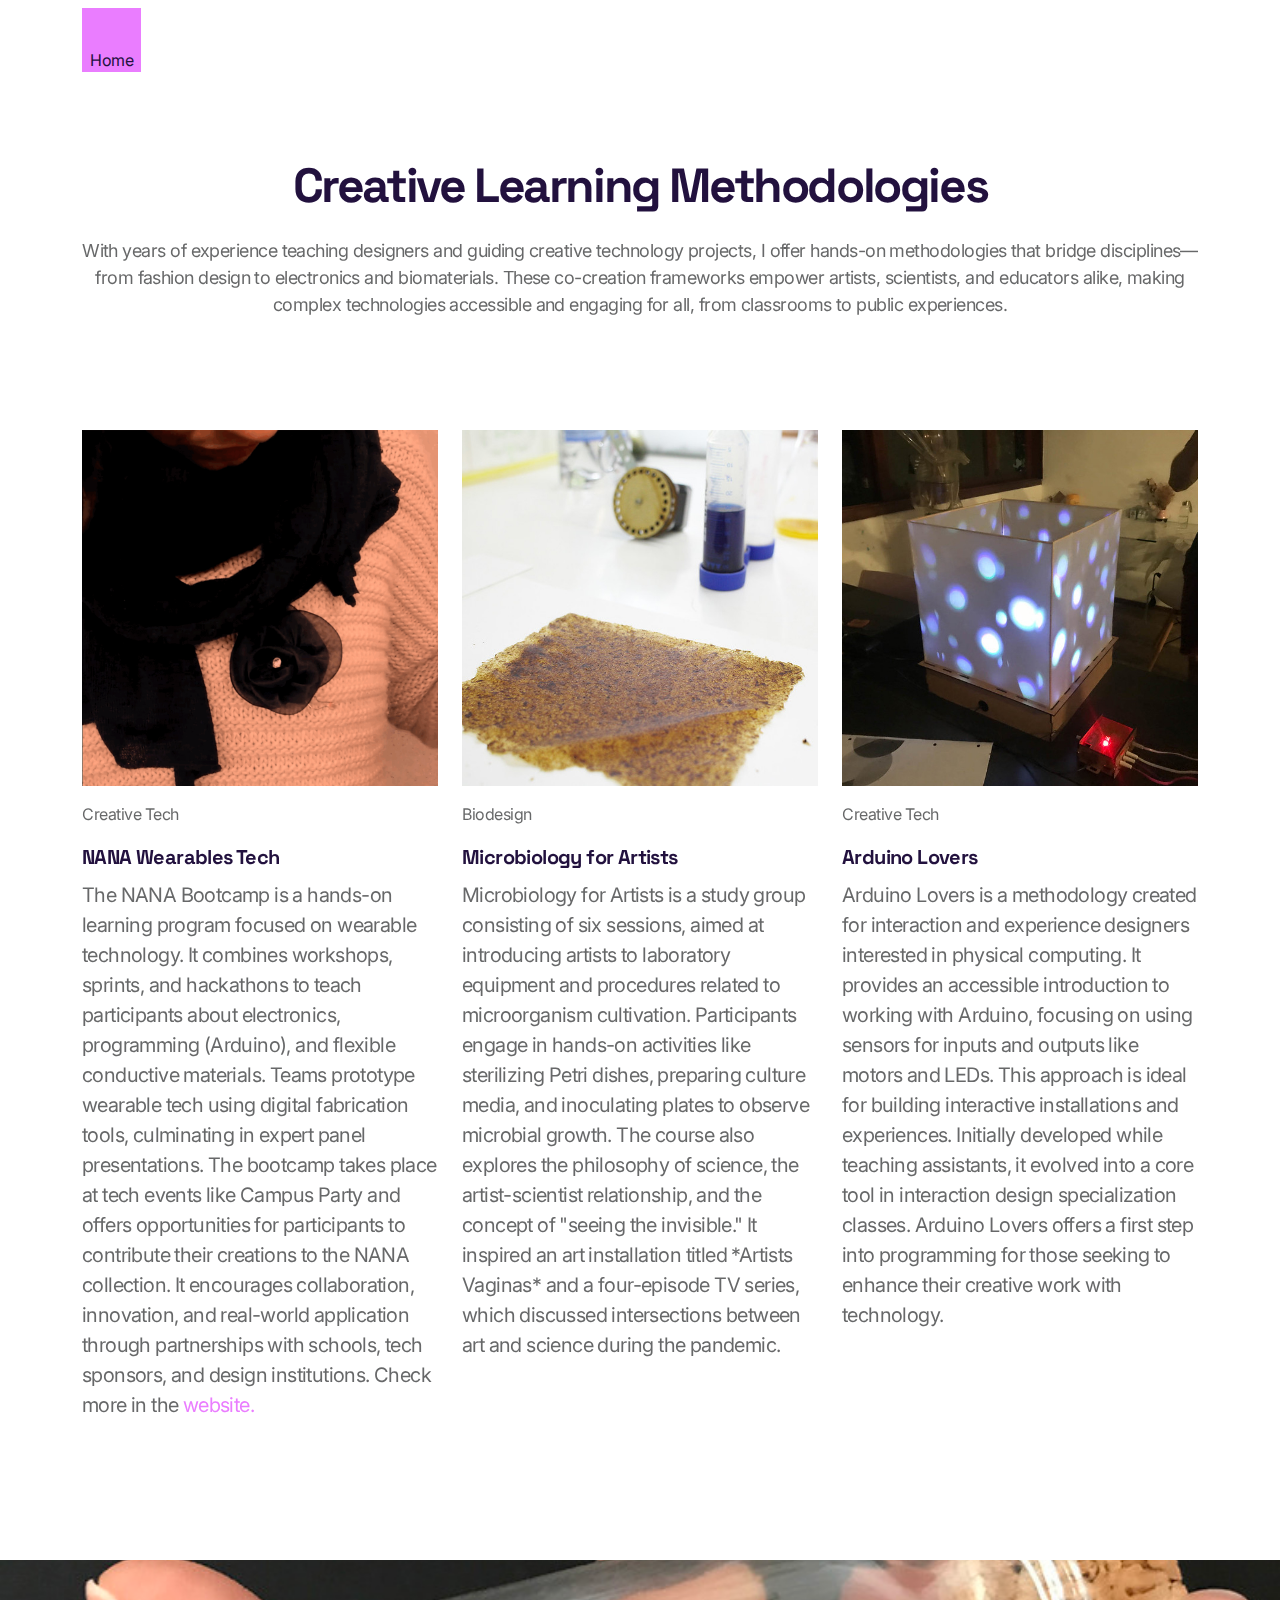
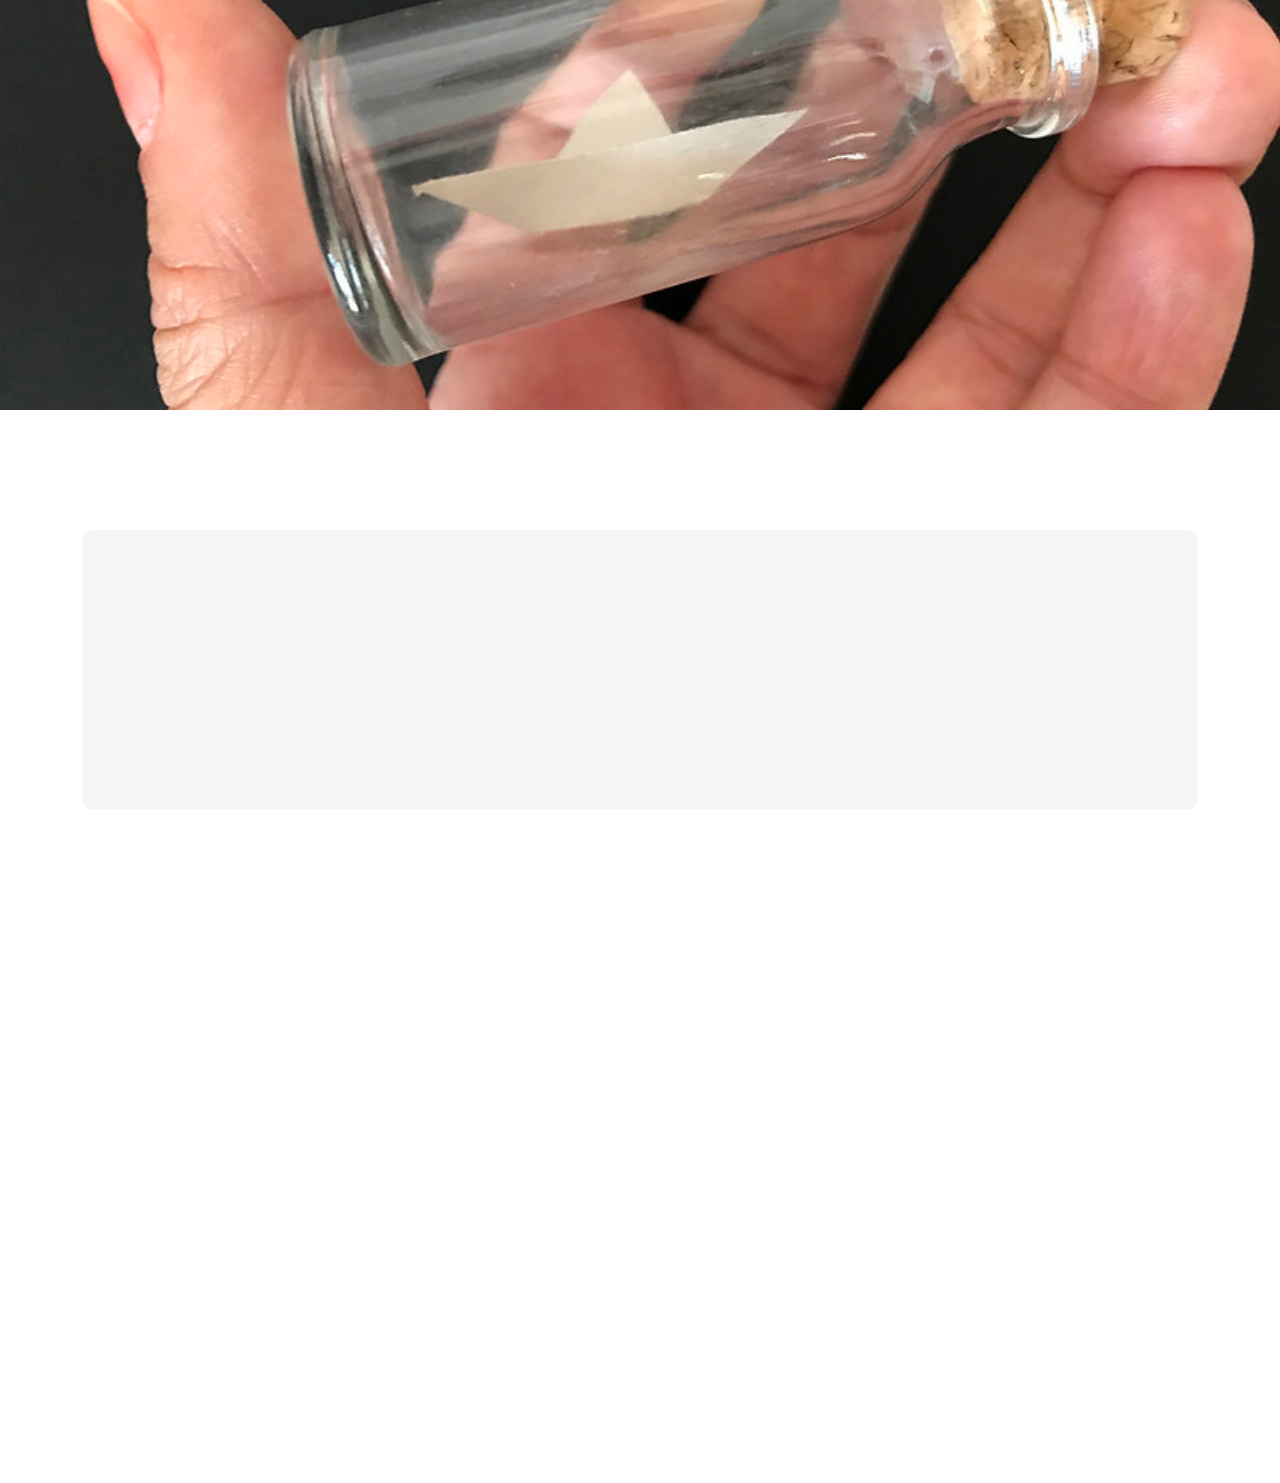
<file: creative-learning.html>
<!DOCTYPE html>
<html lang="en">

<head>
	<meta charset="UTF-8">
	<meta name="viewport" content="width=device-width, initial-scale=1.0">
	<title>Creative Learning | Lina Lopes</title>
	<link rel="icon" href="i/favicon.png">
	<!-- AOS 3.0.0-beta.6 plugin CSS (Animations) -->
	<link rel="stylesheet" href="https://unpkg.com/aos@next/dist/aos.css" />
	<!-- Google Fonts -->
	<link
		href="https://fonts.googleapis.com/css2?family=Space+Grotesk:wght@100;200;300;400;500;600;700;800;900&family=Inter:wght@100;200;300;400;500;600;700;800;900&subset=latin&display=swap"
		rel="stylesheet">

	<!-- Custom Styles -->
	<link rel="stylesheet" href="css/styles.css">
	<!-- Google tag (gtag.js) -->
	<script async src="https://www.googletagmanager.com/gtag/js?id=G-DXVL5ZP7XK"></script>
	<script>
		window.dataLayer = window.dataLayer || [];
		function gtag() { dataLayer.push(arguments); }
		gtag('js', new Date());

		gtag('config', 'G-DXVL5ZP7XK');
	</script>
</head>

<body>
	<header>
		<nav class="navbar navbar-expand-lg">
			<div class="container">
				<a class="px-2 pt-10 btn-action-1" href="index.html">Home</a>
			</div>
		</nav>
	</header>
	<!-- Introduction Section -->
	<section id="sprint-intro" class="py-10 py-lg-20 bg-bg-3">
		<div class="container">
			<h2 class="display-5 mb-6 text-center" data-aos="fade-up">Creative Learning Methodologies</h2>
			<p class="fs-4 text-center mb-8" data-aos="fade-up" data-aos-delay="100">
				With years of experience teaching designers and guiding creative technology projects, I offer hands-on
				methodologies that bridge disciplines—from fashion design to electronics and biomaterials. These
				co-creation frameworks empower artists, scientists, and educators alike, making complex technologies
				accessible and engaging for all, from classrooms to public experiences.
			</p>
		</div>
	</section>
	<section class="pb-10 pb-lg-20 bg-bg-3">
		<div class="container">
			<div class="row">
				<div class="mb-15 col-lg-4 col-md-6 col-sm-9" data-aos="fade-down" data-aos-delay="0">
					<a href="https://www.nana-kit.com/" target="_blank" class="mb-4 d-block "><img src="i/wid.gif"
							srcset="i/wid.gif 2x" alt="" class="img-fluid w-100" loading="lazy"></a>
					<p> Creative Tech </p>
					<a href="https://www.nana-kit.com/" target="_blank" class="font-heading fs-3 text-dark-1 mb-2"> NANA
						Wearables Tech </a>
					<p class="fs-3 mb-0"> The NANA Bootcamp is a hands-on learning program focused on wearable
						technology. It combines workshops, sprints, and hackathons to teach participants about
						electronics, programming (Arduino), and flexible conductive materials. Teams prototype wearable
						tech using digital fabrication tools, culminating in expert panel presentations. The bootcamp
						takes place at tech events like Campus Party and offers opportunities for participants to
						contribute their creations to the NANA collection. It encourages collaboration, innovation, and
						real-world application through partnerships with schools, tech sponsors, and design
						institutions. Check more in the <a href="https://www.nana-kit.com/" target="_blank">website.</a>
					</p>
				</div>
				<div class="mb-15 col-lg-4 col-md-6 col-sm-9" data-aos="fade-down" data-aos-delay="250">
					<a href="#" class="mb-4 d-block "><img src="i/open-lab.jpg" srcset="i/open-lab.jpg 2x" alt=""
							class="img-fluid w-100" loading="lazy"></a>
					<p> Biodesign </p>
					<a href="#" class="font-heading fs-3 text-dark-1 mb-2"> Microbiology for Artists </a>
					<p class="fs-3 mb-0"> Microbiology for Artists is a study group consisting of six sessions, aimed at
						introducing artists to laboratory equipment and procedures related to microorganism cultivation.
						Participants engage in hands-on activities like sterilizing Petri dishes, preparing culture
						media, and inoculating plates to observe microbial growth. The course also explores the
						philosophy of science, the artist-scientist relationship, and the concept of "seeing the
						invisible." It inspired an art installation titled *Artists Vaginas* and a four-episode TV
						series, which discussed intersections between art and science during the pandemic. </p>
				</div>
				<div class="mb-15 col-lg-4 col-md-6 col-sm-9" data-aos="fade-down" data-aos-delay="500">
					<a href="#" class="mb-4 d-block "><img src="i/arduino-lovers.jpg" srcset="i/arduino-lovers.jpg 2x"
							alt="" class="img-fluid w-100" loading="lazy"></a>
					<p> Creative Tech </p>
					<a href="#" class="font-heading fs-3 text-dark-1 mb-2"> Arduino Lovers </a>
					<p class="fs-3 mb-0"> Arduino Lovers is a methodology created for interaction and experience
						designers interested in physical computing. It provides an accessible introduction to working
						with Arduino, focusing on using sensors for inputs and outputs like motors and LEDs. This
						approach is ideal for building interactive installations and experiences. Initially developed
						while teaching assistants, it evolved into a core tool in interaction design specialization
						classes. Arduino Lovers offers a first step into programming for those seeking to enhance their
						creative work with technology.</p>
				</div>
				<!-- <div class="mb-15 mb-lg-0 col-sm-9 col-md-6 col-lg-4" data-aos="fade-down" data-aos-delay="0">
					<a href="#" class="mb-4 d-block "><img src="i/open-lab.jpg" srcset="i/open-lab.jpg 2x" alt=""
							class="img-fluid w-100" loading="lazy"></a>
					<p> Creative Tech </p>
					<a href="#" class="font-heading fs-3 text-dark-1 mb-2"> Variety of Designs </a>
					<p class="fs-3 mb-0"> Imagine presentation on your device without any troubles and missings </p>
				</div>
				<div class="mb-15 mb-md-0 col-lg-4 col-md-6 col-sm-9" data-aos="fade-down" data-aos-delay="250">
					<a href="#" class="mb-4 d-block "><img src="i/open-lab.jpg" srcset="i/open-lab.jpg 2x" alt=""
							class="img-fluid w-100" loading="lazy"></a>
					<p> Biodesign </p>
					<a href="#" class="font-heading fs-3 text-dark-1 mb-2"> Variety of Designs </a>
					<p class="fs-3 mb-0"> Imagine presentation on your device without any troubles and missings </p>
				</div>
				<div class="col-lg-4 col-md-6 col-sm-9" data-aos="fade-down" data-aos-delay="500">
					<a href="#" class="mb-4 d-block "><img src="i/open-lab.jpg" srcset="i/open-lab.jpg 2x" alt=""
							class="img-fluid w-100" loading="lazy"></a>
					<p> Creative Tech </p>
					<a href="#" class="font-heading fs-3 text-dark-1 mb-2"> Variety of Designs </a>
					<p class="fs-3 mb-0"> Imagine presentation on your device without any troubles and missings </p>
				</div> -->
			</div>
		</div>
		<div class="mb-10 mt-20 bg-bg-1 bg-size-cover bg-position-bottom-center d-flex align-items-end"
			data-bg-src="i/header-CL.jpg" data-bg-src-2x="i/header-CL.jpg" style="min-height: 50vh;">
			<div class="container">
				<div class="row align-items-baseline">
					<div class="col-lg-8">
						<!-- <h2 class="text-light-1 display-5" data-aos="fade-down" data-aos-delay="250">Creative Learning Methodologies</h2> -->
					</div>
				</div>
			</div>
		</div>
	</section>
	<!-- CTO Blog -->
	<section class="text-center">
		<div class="container">
			<div class="bg-bg-2 rounded-2 p-8 p-md-12">
				<div class="row justify-content-center">
					<div class="col-10">
						<h2 class="display-5" data-aos="fade-down" data-aos-delay="0">Let's do it together</h2>
						<p class="mt-6 mb-8" data-aos="fade-down" data-aos-delay="250">Do you want to hire or develop
							some creative learning methodology?</p>
						<a href="index.html#contacts" class="btn btn-action-1" data-aos="fade-down"
							data-aos-delay="500">Let's talk about</a>
					</div>
				</div>
			</div>
		</div>
	</section>

	<!-- FAQ -->
	<section class="bg-bg-3 py-8">
		<div class="container">
			<div class="row justify-content-center">
				<div class="col-lg-10 col-xl-8 col-xxl-7">
					<h1 class="mb-4 mb-md-8" data-aos="fade-down" data-aos-delay="0"> How does co-creation in immersive,
						hands-on environments amplify creativity and blur the lines between art, design, and technology?
					</h1>
					<ul class="mb-0 fs-1 text-dark-1" data-aos="fade-down" data-aos-delay="250">
						<li>
							Enhanced creativity through collective intelligence and shared focus.
						</li>
						<li>
							Blurring boundaries between disciplines (art, design, science, tech).
						</li>
						<li>
							Importance of material exploration (electronics, biomaterials, etc.).
						</li>
						<li>
							Co-creation as a driver for innovation in both physical and digital contexts.
						</li>
						<li>
							The power of immersion in physical, collaborative spaces.
						</li>
						<li>
							Learning by doing: the Creative Learning approach in practice.
						</li>
					</ul>
				</div>
			</div>
		</div>
	</section>

	<!-- Footer -->
	<footer class="bg-bg-3 pb-md-8 pt-md-10 py-8 text-center">
		<div class="container">
			<a href="https://www.instagram.com/lilo.think" target="_blank" class="mx-3" data-aos="fade-down"
				data-aos-delay="0"><svg width="24" height="24" viewBox="0 0 24 24" fill="none"
					xmlns="http://www.w3.org/2000/svg" class="fill-dark-1">
					<path
						d="M7.8 2H16.2C19.4 2 22 4.6 22 7.8V16.2C22 17.7383 21.3889 19.2135 20.3012 20.3012C19.2135 21.3889 17.7383 22 16.2 22H7.8C4.6 22 2 19.4 2 16.2V7.8C2 6.26174 2.61107 4.78649 3.69878 3.69878C4.78649 2.61107 6.26174 2 7.8 2ZM7.6 4C6.64522 4 5.72955 4.37928 5.05442 5.05442C4.37928 5.72955 4 6.64522 4 7.6V16.4C4 18.39 5.61 20 7.6 20H16.4C17.3548 20 18.2705 19.6207 18.9456 18.9456C19.6207 18.2705 20 17.3548 20 16.4V7.6C20 5.61 18.39 4 16.4 4H7.6ZM17.25 5.5C17.5815 5.5 17.8995 5.6317 18.1339 5.86612C18.3683 6.10054 18.5 6.41848 18.5 6.75C18.5 7.08152 18.3683 7.39946 18.1339 7.63388C17.8995 7.8683 17.5815 8 17.25 8C16.9185 8 16.6005 7.8683 16.3661 7.63388C16.1317 7.39946 16 7.08152 16 6.75C16 6.41848 16.1317 6.10054 16.3661 5.86612C16.6005 5.6317 16.9185 5.5 17.25 5.5ZM12 7C13.3261 7 14.5979 7.52678 15.5355 8.46447C16.4732 9.40215 17 10.6739 17 12C17 13.3261 16.4732 14.5979 15.5355 15.5355C14.5979 16.4732 13.3261 17 12 17C10.6739 17 9.40215 16.4732 8.46447 15.5355C7.52678 14.5979 7 13.3261 7 12C7 10.6739 7.52678 9.40215 8.46447 8.46447C9.40215 7.52678 10.6739 7 12 7ZM12 9C11.2044 9 10.4413 9.31607 9.87868 9.87868C9.31607 10.4413 9 11.2044 9 12C9 12.7956 9.31607 13.5587 9.87868 14.1213C10.4413 14.6839 11.2044 15 12 15C12.7956 15 13.5587 14.6839 14.1213 14.1213C14.6839 13.5587 15 12.7956 15 12C15 11.2044 14.6839 10.4413 14.1213 9.87868C13.5587 9.31607 12.7956 9 12 9Z">
					</path>
				</svg></a>
			<a href="https://www.youtube.com/channel/UCN_YD8rCYBtJaUVehLxmTug" target="_blank" class="mx-3"
				data-aos="fade-down" data-aos-delay="150"><svg width="24" height="24" viewBox="0 0 24 24" fill="none"
					xmlns="http://www.w3.org/2000/svg" class="fill-dark-1">
					<path
						d="M21.8 8.001C21.679 7.334 21.403 6.706 20.982 6.174C20.561 5.642 20.012 5.23 19.38 4.973C18.094 4.5 12 4.5 12 4.5C12 4.5 5.906 4.5 4.62 4.973C3.988 5.23 3.439 5.642 3.018 6.174C2.597 6.706 2.321 7.334 2.2 8.001C2 9.321 2 12 2 12C2 12 2 14.679 2.2 15.999C2.321 16.666 2.597 17.294 3.018 17.826C3.439 18.358 3.988 18.77 4.62 19.027C5.906 19.5 12 19.5 12 19.5C12 19.5 18.094 19.5 19.38 19.027C20.012 18.77 20.561 18.358 20.982 17.826C21.403 17.294 21.679 16.666 21.8 15.999C22 14.679 22 12 22 12C22 12 22 9.321 21.8 8.001ZM10.01 14.7V9.299L14.7 12L10.01 14.7Z">
					</path>
				</svg>
			</a>
			<a href="https://www.linkedin.com/in/lina-lopes/" target="_blank" class="mx-3" data-aos="fade-down"
				data-aos-delay="250"><svg xmlns="http://www.w3.org/2000/svg" width="24" height="24" fill="none"
					class="fill-dark-1" viewBox="0 0 16 16">
					<path
						d="M0 1.146C0 .513.526 0 1.175 0h13.65C15.474 0 16 .513 16 1.146v13.708c0 .633-.526 1.146-1.175 1.146H1.175C.526 16 0 15.487 0 14.854zm4.943 12.248V6.169H2.542v7.225zm-1.2-8.212c.837 0 1.358-.554 1.358-1.248-.015-.709-.52-1.248-1.342-1.248S2.4 3.226 2.4 3.934c0 .694.521 1.248 1.327 1.248zm4.908 8.212V9.359c0-.216.016-.432.08-.586.173-.431.568-.878 1.232-.878.869 0 1.216.662 1.216 1.634v3.865h2.401V9.25c0-2.22-1.184-3.252-2.764-3.252-1.274 0-1.845.7-2.165 1.193v.025h-.016l.016-.025V6.169h-2.4c.03.678 0 7.225 0 7.225z">
					</path>
				</svg></a>
			<div class="mt-10 mb-8 border-bottom border-dark-3" data-aos="fade-down" data-aos-delay="400">
			</div>
			<p class="fs-5 mb-0" data-aos="fade-down" data-aos-delay="500">Copyright © 2024</p>
		</div>
	</footer>

	<!-- Bootstrap JS -->
	<script src="https://cdn.jsdelivr.net/npm/bootstrap@5.1.2/dist/js/bootstrap.bundle.min.js"></script>

	<!-- AOS 3.0.0-beta.6 plugin JS (Animations) -->
	<script src="https://unpkg.com/aos@next/dist/aos.js"></script>

	<!-- Startup JS (Custom js for all blocks) -->
	<script src="js/scripts.js"></script>

</body>

</html>
</file>
<file: css/styles.css>
@charset "UTF-8";
/*
	Please, compile this file to /css/styles.css (or /css/styles.min.css);
	You can change the variables in the _custom-variables.scss file;
	All additional classes, styles, etc. can be found in the _custom.scss file;
	All other imports are copy-pasted from the bootstrap.scss file. You can comment imports that you don't use to make compiled CSS file weight less.
*/
/*
	Unfortunately, if we want to use some values from the _variables.scss, we should set them here too. 

	Otherwise, we'll catch an error that this variable is undefined. 
	This is caused because this file included in bootstrap.scss BEFORE the _variables.scss - 
	we MUST do that because of all the variables in the _variables.scss file has a !default statement. 
	That means that since this variable was defined it can not be overwritten anymore. 
	That's why we must put our variables before the default Bootstrap variables to overwrite them, 
	instead of simply including this file after the _variables.scss. 

	Weird, right? :)

	For example, we assign these default variables here:
	$white, $teal, $cyan, $font-size-base, $font-weight-bold (maybe some others after writing this comment)
*/
:root {
  --bs-deep-purple: #22113e;
  --bs-pink: #EA7DFF;
  --bs-turquoise: #08f2db;
  --bs-gray-green: #cad8d8;

  --bs-blue: #ea7dff;
  --bs-indigo: #08f2db;
  --bs-purple: #22113e;
  --bs-red: #DC3545;
  --bs-orange: #FD7E14;
  --bs-yellow: #FFA722;
  --bs-green: #8BD74E;
  --bs-teal: #20c997;
  --bs-cyan: #0dcaf0;
  --bs-white: #ffffff;
  --bs-gray: #cad8d8;
  --bs-gray-dark: rgba(39, 40, 42, 0.7);
  --bs-gray-100: #f8f9fa;
  --bs-gray-200: #e9ecef;
  --bs-gray-300: #dee2e6;
  --bs-gray-400: #ced4da;
  --bs-gray-500: #adb5bd;
  --bs-gray-600: #6c757d;
  --bs-gray-700: #495057;
  --bs-gray-800: #343a40;
  --bs-gray-900: #212529;
  --bs-action-1: #ea7dff;
  --bs-action-2: #08f2db;
  --bs-action-3: #22113e;
  --bs-action-4: #cad8d8;
  --bs-action-5: #DC3545;
  --bs-action-6: #FD7E14;
  --bs-action-7: #FFA722;
  --bs-action-8: #8BD74E;
  --bs-dark-1: #22113e;
  --bs-dark-2: rgba(39, 40, 42, 0.7);
  --bs-dark-3: #cad8d8;
  --bs-light-1: #ffffff;
  --bs-light-2: #cad8d8;
  --bs-light-3: rgba(255, 255, 255, 0.45);
  --bs-bg-1: #22113e;
  --bs-bg-2: #F5F5F5;
  --bs-bg-3: #ffffff;
  --bs-action-1-rgb: 234, 125, 255;
  --bs-action-2-rgb: 8, 242, 219;
  --bs-action-3-rgb: 34, 17, 62;
  --bs-action-4-rgb: 202, 216, 216;
  --bs-action-5-rgb: 220, 53, 69;
  --bs-action-6-rgb: 253, 126, 20;
  --bs-action-7-rgb: 255, 167, 34;
  --bs-action-8-rgb: 139, 215, 78;
  --bs-dark-1-rgb: 34, 17, 62;
  --bs-dark-2-rgb: 39, 40, 42;
  --bs-dark-3-rgb: 202, 216, 216;
  --bs-light-1-rgb: 255, 255, 255;
  --bs-light-2-rgb: 202, 216, 216;
  --bs-light-3-rgb: 255, 255, 255;
  --bs-bg-1-rgb: 34, 17, 62;
  --bs-bg-2-rgb: 245, 245, 245;
  --bs-bg-3-rgb: 255, 255, 255;
  --bs-white-rgb: 255, 255, 255;
  --bs-black-rgb: 34, 17, 62;
  --bs-body-color-rgb: 39, 40, 42;
  --bs-body-bg-rgb: 255, 255, 255;
  --bs-font-sans-serif: "Inter", system-ui, -apple-system, "Segoe UI", Roboto, "Helvetica Neue", Arial, "Noto Sans", "Liberation Sans", sans-serif, "Apple Color Emoji", "Segoe UI Emoji", "Segoe UI Symbol", "Noto Color Emoji";
  --bs-font-monospace: SFMono-Regular, Menlo, Monaco, Consolas, "Liberation Mono", "Courier New", monospace;
  --bs-gradient: linear-gradient(180deg, rgba(255, 255, 255, 0.15), rgba(255, 255, 255, 0));
  --bs-body-font-family: var(--bs-font-sans-serif);
  --bs-body-font-size: 1rem;
  --bs-body-font-weight: 400;
  --bs-body-line-height: 1.5;
  --bs-body-color: rgba(39, 40, 42, 0.7);
  --bs-body-bg: #ffffff;
}

*,
*::before,
*::after {
  box-sizing: border-box;
}

@media (prefers-reduced-motion: no-preference) {
  :root {
    scroll-behavior: smooth;
  }
}

body {
  margin: 0;
  font-family: var(--bs-body-font-family);
  font-size: var(--bs-body-font-size);
  font-weight: var(--bs-body-font-weight);
  line-height: var(--bs-body-line-height);
  color: var(--bs-body-color);
  text-align: var(--bs-body-text-align);
  background-color: var(--bs-body-bg);
  -webkit-text-size-adjust: 100%;
  -webkit-tap-highlight-color: rgba(34, 17, 62, 0);
}

hr {
  margin: 1rem 0;
  color: inherit;
  background-color: currentColor;
  border: 0;
  opacity: 0.25;
}

hr:not([size]) {
  height: 1px;
}

h6, .h6, h5, .h5, h4, .h4, h3, .h3, h2, .h2, h1, .h1 {
  margin-top: 0;
  margin-bottom: 0;
  font-family: Space Grotesk;
  font-weight: 700;
  line-height: 1.25;
  color: #22113e;
}

h1, .h1 {
  font-size: calc(1.35rem + 1.2vw);
}
@media (min-width: 1200px) {
  h1, .h1 {
    font-size: 2.25rem;
  }
}

h2, .h2 {
  font-size: calc(1.325rem + 0.9vw);
}
@media (min-width: 1200px) {
  h2, .h2 {
    font-size: 2rem;
  }
}

h3, .h3 {
  font-size: calc(1.3rem + 0.6vw);
}
@media (min-width: 1200px) {
  h3, .h3 {
    font-size: 1.75rem;
  }
}

h4, .h4 {
  font-size: calc(1.275rem + 0.3vw);
}
@media (min-width: 1200px) {
  h4, .h4 {
    font-size: 1.5rem;
  }
}

h5, .h5 {
  font-size: 1.25rem;
}

h6, .h6 {
  font-size: 1rem;
}

p {
  margin-top: 0;
  margin-bottom: 1rem;
}

abbr[title],
abbr[data-bs-original-title] {
  text-decoration: underline dotted;
  cursor: help;
  text-decoration-skip-ink: none;
}

address {
  margin-bottom: 1rem;
  font-style: normal;
  line-height: inherit;
}

ol,
ul {
  padding-left: 2rem;
}

ol,
ul,
dl {
  margin-top: 0;
  margin-bottom: 1rem;
}

ol ol,
ul ul,
ol ul,
ul ol {
  margin-bottom: 0;
}

dt {
  font-weight: 700;
}

dd {
  margin-bottom: 0.5rem;
  margin-left: 0;
}

blockquote {
  margin: 0 0 1rem;
}

b,
strong {
  font-weight: bolder;
}

small, .small {
  font-size: 0.875em;
}

mark, .mark {
  padding: 0.2em;
  background-color: #fcf8e3;
}

sub,
sup {
  position: relative;
  font-size: 0.75em;
  line-height: 0;
  vertical-align: baseline;
}

sub {
  bottom: -0.25em;
}

sup {
  top: -0.5em;
}

a {
  color: var(--bs-pink);
  text-decoration: none;
}
a:hover {
  color: var(--bs-deep-purple);
  background-color: var(--bs-pink);
  text-decoration: none;
}

a:not([href]):not([class]), a:not([href]):not([class]):hover {
  color: inherit;
  text-decoration: none;
}

pre,
code,
kbd,
samp {
  font-family: var(--bs-font-monospace);
  font-size: 1em;
  direction: ltr /* rtl:ignore */;
  unicode-bidi: bidi-override;
}

pre {
  display: block;
  margin-top: 0;
  margin-bottom: 1rem;
  overflow: auto;
  font-size: 0.875em;
}
pre code {
  font-size: inherit;
  color: inherit;
  word-break: normal;
}

code {
  font-size: 0.875em;
  color: #d63384;
  word-wrap: break-word;
}
a > code {
  color: inherit;
}

kbd {
  padding: 0.2rem 0.4rem;
  font-size: 0.875em;
  color: #ffffff;
  background-color: #212529;
  border-radius: 0.3125rem;
}
kbd kbd {
  padding: 0;
  font-size: 1em;
  font-weight: 700;
}

figure {
  margin: 0 0 1rem;
}

img,
svg {
  vertical-align: middle;
}

img:hover {
  color: var(--bs-pink);
  opacity: 0.8; /* Add a subtle opacity change on hover */
  transition: opacity 0.3s ease; /* Smooth transition for the hover effect */
}

table {
  caption-side: bottom;
  border-collapse: collapse;
}

caption {
  padding-top: 0.5rem;
  padding-bottom: 0.5rem;
  color: #6c757d;
  text-align: left;
}

th {
  text-align: inherit;
  text-align: -webkit-match-parent;
}

thead,
tbody,
tfoot,
tr,
td,
th {
  border-color: inherit;
  border-style: solid;
  border-width: 0;
}

label {
  display: inline-block;
}

button {
  border-radius: 0;
}

button:focus:not(:focus-visible) {
  outline: 0;
}

input,
button,
select,
optgroup,
textarea {
  margin: 0;
  font-family: inherit;
  font-size: inherit;
  line-height: inherit;
}

button,
select {
  text-transform: none;
}

[role=button] {
  cursor: pointer;
}

select {
  word-wrap: normal;
}
select:disabled {
  opacity: 1;
}

[list]::-webkit-calendar-picker-indicator {
  display: none;
}

button,
[type=button],
[type=reset],
[type=submit] {
  -webkit-appearance: button;
}
button:not(:disabled),
[type=button]:not(:disabled),
[type=reset]:not(:disabled),
[type=submit]:not(:disabled) {
  cursor: pointer;
}

::-moz-focus-inner {
  padding: 0;
  border-style: none;
}

textarea {
  resize: vertical;
}

fieldset {
  min-width: 0;
  padding: 0;
  margin: 0;
  border: 0;
}

legend {
  float: left;
  width: 100%;
  padding: 0;
  margin-bottom: 0.5rem;
  font-size: calc(1.275rem + 0.3vw);
  line-height: inherit;
}
@media (min-width: 1200px) {
  legend {
    font-size: 1.5rem;
  }
}
legend + * {
  clear: left;
}

::-webkit-datetime-edit-fields-wrapper,
::-webkit-datetime-edit-text,
::-webkit-datetime-edit-minute,
::-webkit-datetime-edit-hour-field,
::-webkit-datetime-edit-day-field,
::-webkit-datetime-edit-month-field,
::-webkit-datetime-edit-year-field {
  padding: 0;
}

::-webkit-inner-spin-button {
  height: auto;
}

[type=search] {
  outline-offset: -2px;
  -webkit-appearance: textfield;
}

/* rtl:raw:
[type="tel"],
[type="url"],
[type="email"],
[type="number"] {
  direction: ltr;
}
*/
::-webkit-search-decoration {
  -webkit-appearance: none;
}

::-webkit-color-swatch-wrapper {
  padding: 0;
}

::file-selector-button {
  font: inherit;
}

::-webkit-file-upload-button {
  font: inherit;
  -webkit-appearance: button;
}

output {
  display: inline-block;
}

iframe {
  border: 0;
}

summary {
  display: list-item;
  cursor: pointer;
}

progress {
  vertical-align: baseline;
}

[hidden] {
  display: none !important;
}

.lead {
  font-size: 1.25rem;
  font-weight: 300;
}

.display-1 {
  font-size: calc(1.675rem + 5.1vw);
  font-weight: 700;
  line-height: 1.1;
}
@media (min-width: 1200px) {
  .display-1 {
    font-size: 5.5rem;
  }
}

.display-2 {
  font-size: calc(1.625rem + 4.5vw);
  font-weight: 700;
  line-height: 1.1;
}
@media (min-width: 1200px) {
  .display-2 {
    font-size: 5rem;
  }
}

.display-3 {
  font-size: calc(1.575rem + 3.9vw);
  font-weight: 700;
  line-height: 1.1;
}
@media (min-width: 1200px) {
  .display-3 {
    font-size: 4.5rem;
  }
}

.display-4 {
  font-size: calc(1.5rem + 3vw);
  font-weight: 700;
  line-height: 1.1;
}
@media (min-width: 1200px) {
  .display-4 {
    font-size: 3.75rem;
  }
}

.display-5 {
  font-size: calc(1.425rem + 2.1vw);
  font-weight: 700;
  line-height: 1.1;
}
@media (min-width: 1200px) {
  .display-5 {
    font-size: 3rem;
  }
}

.display-6 {
  font-size: calc(1.375rem + 1.5vw);
  font-weight: 700;
  line-height: 1.1;
}
@media (min-width: 1200px) {
  .display-6 {
    font-size: 2.5rem;
  }
}

.list-unstyled {
  padding-left: 0;
  list-style: none;
}

.list-inline {
  padding-left: 0;
  list-style: none;
}

.list-inline-item {
  display: inline-block;
}
.list-inline-item:not(:last-child) {
  margin-right: 0.5rem;
}

.initialism {
  font-size: 0.875em;
  text-transform: uppercase;
}

.blockquote {
  margin-bottom: 1rem;
  font-size: 1.25rem;
}
.blockquote > :last-child {
  margin-bottom: 0;
}

.blockquote-footer {
  margin-top: -1rem;
  margin-bottom: 1rem;
  font-size: 0.875em;
  color: #6c757d;
}
.blockquote-footer::before {
  content: "— ";
}

.img-fluid {
  max-width: 100%;
  height: auto;
}

.img-thumbnail {
  padding: 0.25rem;
  background-color: #ffffff;
  border: 1px solid #dee2e6;
  border-radius: 0.625rem;
  max-width: 100%;
  height: auto;
}

.figure {
  display: inline-block;
}

.figure-img {
  margin-bottom: 0.5rem;
  line-height: 1;
}

.figure-caption {
  font-size: 0.875em;
  color: #6c757d;
}

.container,
.container-fluid,
.container-xxl,
.container-xl,
.container-lg,
.container-md,
.container-sm {
  width: 100%;
  padding-right: var(--bs-gutter-x, 0.75rem);
  padding-left: var(--bs-gutter-x, 0.75rem);
  margin-right: auto;
  margin-left: auto;
}

@media (min-width: 576px) {
  .container-sm, .container {
    max-width: 540px;
  }
}
@media (min-width: 768px) {
  .container-md, .container-sm, .container {
    max-width: 720px;
  }
}
@media (min-width: 992px) {
  .container-lg, .container-md, .container-sm, .container {
    max-width: 960px;
  }
}
@media (min-width: 1200px) {
  .container-xl, .container-lg, .container-md, .container-sm, .container {
    max-width: 1140px;
  }
}
@media (min-width: 1400px) {
  .container-xxl, .container-xl, .container-lg, .container-md, .container-sm, .container {
    max-width: 1320px;
  }
}
.row {
  --bs-gutter-x: 1.5rem;
  --bs-gutter-y: 0;
  display: flex;
  flex-wrap: wrap;
  margin-top: calc(-1 * var(--bs-gutter-y));
  margin-right: calc(-0.5 * var(--bs-gutter-x));
  margin-left: calc(-0.5 * var(--bs-gutter-x));
}
.row > * {
  flex-shrink: 0;
  width: 100%;
  max-width: 100%;
  padding-right: calc(var(--bs-gutter-x) * 0.5);
  padding-left: calc(var(--bs-gutter-x) * 0.5);
  margin-top: var(--bs-gutter-y);
}

.col {
  flex: 1 0 0%;
}

.row-cols-auto > * {
  flex: 0 0 auto;
  width: auto;
}

.row-cols-1 > * {
  flex: 0 0 auto;
  width: 100%;
}

.row-cols-2 > * {
  flex: 0 0 auto;
  width: 50%;
}

.row-cols-3 > * {
  flex: 0 0 auto;
  width: 33.3333333333%;
}

.row-cols-4 > * {
  flex: 0 0 auto;
  width: 25%;
}

.row-cols-5 > * {
  flex: 0 0 auto;
  width: 20%;
}

.row-cols-6 > * {
  flex: 0 0 auto;
  width: 16.6666666667%;
}

.col-auto {
  flex: 0 0 auto;
  width: auto;
}

.col-1 {
  flex: 0 0 auto;
  width: 8.33333333%;
}

.col-2 {
  flex: 0 0 auto;
  width: 16.66666667%;
}

.col-3 {
  flex: 0 0 auto;
  width: 25%;
}

.col-4 {
  flex: 0 0 auto;
  width: 33.33333333%;
}

.col-5 {
  flex: 0 0 auto;
  width: 41.66666667%;
}

.col-6 {
  flex: 0 0 auto;
  width: 50%;
}

.col-7 {
  flex: 0 0 auto;
  width: 58.33333333%;
}

.col-8 {
  flex: 0 0 auto;
  width: 66.66666667%;
}

.col-9 {
  flex: 0 0 auto;
  width: 75%;
}

.col-10 {
  flex: 0 0 auto;
  width: 83.33333333%;
}

.col-11 {
  flex: 0 0 auto;
  width: 91.66666667%;
}

.col-12 {
  flex: 0 0 auto;
  width: 100%;
}

.offset-1 {
  margin-left: 8.33333333%;
}

.offset-2 {
  margin-left: 16.66666667%;
}

.offset-3 {
  margin-left: 25%;
}

.offset-4 {
  margin-left: 33.33333333%;
}

.offset-5 {
  margin-left: 41.66666667%;
}

.offset-6 {
  margin-left: 50%;
}

.offset-7 {
  margin-left: 58.33333333%;
}

.offset-8 {
  margin-left: 66.66666667%;
}

.offset-9 {
  margin-left: 75%;
}

.offset-10 {
  margin-left: 83.33333333%;
}

.offset-11 {
  margin-left: 91.66666667%;
}

.g-0,
.gx-0 {
  --bs-gutter-x: 0;
}

.g-0,
.gy-0 {
  --bs-gutter-y: 0;
}

.g-1,
.gx-1 {
  --bs-gutter-x: 0.25rem;
}

.g-1,
.gy-1 {
  --bs-gutter-y: 0.25rem;
}

.g-2,
.gx-2 {
  --bs-gutter-x: 0.5rem;
}

.g-2,
.gy-2 {
  --bs-gutter-y: 0.5rem;
}

.g-3,
.gx-3 {
  --bs-gutter-x: 0.75rem;
}

.g-3,
.gy-3 {
  --bs-gutter-y: 0.75rem;
}

.g-4,
.gx-4 {
  --bs-gutter-x: 1rem;
}

.g-4,
.gy-4 {
  --bs-gutter-y: 1rem;
}

.g-5,
.gx-5 {
  --bs-gutter-x: 1.25rem;
}

.g-5,
.gy-5 {
  --bs-gutter-y: 1.25rem;
}

.g-6,
.gx-6 {
  --bs-gutter-x: 1.5rem;
}

.g-6,
.gy-6 {
  --bs-gutter-y: 1.5rem;
}

.g-7,
.gx-7 {
  --bs-gutter-x: 1.75rem;
}

.g-7,
.gy-7 {
  --bs-gutter-y: 1.75rem;
}

.g-8,
.gx-8 {
  --bs-gutter-x: 2rem;
}

.g-8,
.gy-8 {
  --bs-gutter-y: 2rem;
}

.g-9,
.gx-9 {
  --bs-gutter-x: 2.25rem;
}

.g-9,
.gy-9 {
  --bs-gutter-y: 2.25rem;
}

.g-10,
.gx-10 {
  --bs-gutter-x: 2.5rem;
}

.g-10,
.gy-10 {
  --bs-gutter-y: 2.5rem;
}

.g-11,
.gx-11 {
  --bs-gutter-x: 2.75rem;
}

.g-11,
.gy-11 {
  --bs-gutter-y: 2.75rem;
}

.g-12,
.gx-12 {
  --bs-gutter-x: 3rem;
}

.g-12,
.gy-12 {
  --bs-gutter-y: 3rem;
}

.g-13,
.gx-13 {
  --bs-gutter-x: 3.25rem;
}

.g-13,
.gy-13 {
  --bs-gutter-y: 3.25rem;
}

.g-14,
.gx-14 {
  --bs-gutter-x: 3.5rem;
}

.g-14,
.gy-14 {
  --bs-gutter-y: 3.5rem;
}

.g-15,
.gx-15 {
  --bs-gutter-x: 3.75rem;
}

.g-15,
.gy-15 {
  --bs-gutter-y: 3.75rem;
}

.g-16,
.gx-16 {
  --bs-gutter-x: 4rem;
}

.g-16,
.gy-16 {
  --bs-gutter-y: 4rem;
}

.g-17,
.gx-17 {
  --bs-gutter-x: 4.25rem;
}

.g-17,
.gy-17 {
  --bs-gutter-y: 4.25rem;
}

.g-18,
.gx-18 {
  --bs-gutter-x: 4.5rem;
}

.g-18,
.gy-18 {
  --bs-gutter-y: 4.5rem;
}

.g-19,
.gx-19 {
  --bs-gutter-x: 4.75rem;
}

.g-19,
.gy-19 {
  --bs-gutter-y: 4.75rem;
}

.g-20,
.gx-20 {
  --bs-gutter-x: 5rem;
}

.g-20,
.gy-20 {
  --bs-gutter-y: 5rem;
}

@media (min-width: 576px) {
  .col-sm {
    flex: 1 0 0%;
  }

  .row-cols-sm-auto > * {
    flex: 0 0 auto;
    width: auto;
  }

  .row-cols-sm-1 > * {
    flex: 0 0 auto;
    width: 100%;
  }

  .row-cols-sm-2 > * {
    flex: 0 0 auto;
    width: 50%;
  }

  .row-cols-sm-3 > * {
    flex: 0 0 auto;
    width: 33.3333333333%;
  }

  .row-cols-sm-4 > * {
    flex: 0 0 auto;
    width: 25%;
  }

  .row-cols-sm-5 > * {
    flex: 0 0 auto;
    width: 20%;
  }

  .row-cols-sm-6 > * {
    flex: 0 0 auto;
    width: 16.6666666667%;
  }

  .col-sm-auto {
    flex: 0 0 auto;
    width: auto;
  }

  .col-sm-1 {
    flex: 0 0 auto;
    width: 8.33333333%;
  }

  .col-sm-2 {
    flex: 0 0 auto;
    width: 16.66666667%;
  }

  .col-sm-3 {
    flex: 0 0 auto;
    width: 25%;
  }

  .col-sm-4 {
    flex: 0 0 auto;
    width: 33.33333333%;
  }

  .col-sm-5 {
    flex: 0 0 auto;
    width: 41.66666667%;
  }

  .col-sm-6 {
    flex: 0 0 auto;
    width: 50%;
  }

  .col-sm-7 {
    flex: 0 0 auto;
    width: 58.33333333%;
  }

  .col-sm-8 {
    flex: 0 0 auto;
    width: 66.66666667%;
  }

  .col-sm-9 {
    flex: 0 0 auto;
    width: 75%;
  }

  .col-sm-10 {
    flex: 0 0 auto;
    width: 83.33333333%;
  }

  .col-sm-11 {
    flex: 0 0 auto;
    width: 91.66666667%;
  }

  .col-sm-12 {
    flex: 0 0 auto;
    width: 100%;
  }

  .offset-sm-0 {
    margin-left: 0;
  }

  .offset-sm-1 {
    margin-left: 8.33333333%;
  }

  .offset-sm-2 {
    margin-left: 16.66666667%;
  }

  .offset-sm-3 {
    margin-left: 25%;
  }

  .offset-sm-4 {
    margin-left: 33.33333333%;
  }

  .offset-sm-5 {
    margin-left: 41.66666667%;
  }

  .offset-sm-6 {
    margin-left: 50%;
  }

  .offset-sm-7 {
    margin-left: 58.33333333%;
  }

  .offset-sm-8 {
    margin-left: 66.66666667%;
  }

  .offset-sm-9 {
    margin-left: 75%;
  }

  .offset-sm-10 {
    margin-left: 83.33333333%;
  }

  .offset-sm-11 {
    margin-left: 91.66666667%;
  }

  .g-sm-0,
.gx-sm-0 {
    --bs-gutter-x: 0;
  }

  .g-sm-0,
.gy-sm-0 {
    --bs-gutter-y: 0;
  }

  .g-sm-1,
.gx-sm-1 {
    --bs-gutter-x: 0.25rem;
  }

  .g-sm-1,
.gy-sm-1 {
    --bs-gutter-y: 0.25rem;
  }

  .g-sm-2,
.gx-sm-2 {
    --bs-gutter-x: 0.5rem;
  }

  .g-sm-2,
.gy-sm-2 {
    --bs-gutter-y: 0.5rem;
  }

  .g-sm-3,
.gx-sm-3 {
    --bs-gutter-x: 0.75rem;
  }

  .g-sm-3,
.gy-sm-3 {
    --bs-gutter-y: 0.75rem;
  }

  .g-sm-4,
.gx-sm-4 {
    --bs-gutter-x: 1rem;
  }

  .g-sm-4,
.gy-sm-4 {
    --bs-gutter-y: 1rem;
  }

  .g-sm-5,
.gx-sm-5 {
    --bs-gutter-x: 1.25rem;
  }

  .g-sm-5,
.gy-sm-5 {
    --bs-gutter-y: 1.25rem;
  }

  .g-sm-6,
.gx-sm-6 {
    --bs-gutter-x: 1.5rem;
  }

  .g-sm-6,
.gy-sm-6 {
    --bs-gutter-y: 1.5rem;
  }

  .g-sm-7,
.gx-sm-7 {
    --bs-gutter-x: 1.75rem;
  }

  .g-sm-7,
.gy-sm-7 {
    --bs-gutter-y: 1.75rem;
  }

  .g-sm-8,
.gx-sm-8 {
    --bs-gutter-x: 2rem;
  }

  .g-sm-8,
.gy-sm-8 {
    --bs-gutter-y: 2rem;
  }

  .g-sm-9,
.gx-sm-9 {
    --bs-gutter-x: 2.25rem;
  }

  .g-sm-9,
.gy-sm-9 {
    --bs-gutter-y: 2.25rem;
  }

  .g-sm-10,
.gx-sm-10 {
    --bs-gutter-x: 2.5rem;
  }

  .g-sm-10,
.gy-sm-10 {
    --bs-gutter-y: 2.5rem;
  }

  .g-sm-11,
.gx-sm-11 {
    --bs-gutter-x: 2.75rem;
  }

  .g-sm-11,
.gy-sm-11 {
    --bs-gutter-y: 2.75rem;
  }

  .g-sm-12,
.gx-sm-12 {
    --bs-gutter-x: 3rem;
  }

  .g-sm-12,
.gy-sm-12 {
    --bs-gutter-y: 3rem;
  }

  .g-sm-13,
.gx-sm-13 {
    --bs-gutter-x: 3.25rem;
  }

  .g-sm-13,
.gy-sm-13 {
    --bs-gutter-y: 3.25rem;
  }

  .g-sm-14,
.gx-sm-14 {
    --bs-gutter-x: 3.5rem;
  }

  .g-sm-14,
.gy-sm-14 {
    --bs-gutter-y: 3.5rem;
  }

  .g-sm-15,
.gx-sm-15 {
    --bs-gutter-x: 3.75rem;
  }

  .g-sm-15,
.gy-sm-15 {
    --bs-gutter-y: 3.75rem;
  }

  .g-sm-16,
.gx-sm-16 {
    --bs-gutter-x: 4rem;
  }

  .g-sm-16,
.gy-sm-16 {
    --bs-gutter-y: 4rem;
  }

  .g-sm-17,
.gx-sm-17 {
    --bs-gutter-x: 4.25rem;
  }

  .g-sm-17,
.gy-sm-17 {
    --bs-gutter-y: 4.25rem;
  }

  .g-sm-18,
.gx-sm-18 {
    --bs-gutter-x: 4.5rem;
  }

  .g-sm-18,
.gy-sm-18 {
    --bs-gutter-y: 4.5rem;
  }

  .g-sm-19,
.gx-sm-19 {
    --bs-gutter-x: 4.75rem;
  }

  .g-sm-19,
.gy-sm-19 {
    --bs-gutter-y: 4.75rem;
  }

  .g-sm-20,
.gx-sm-20 {
    --bs-gutter-x: 5rem;
  }

  .g-sm-20,
.gy-sm-20 {
    --bs-gutter-y: 5rem;
  }
}
@media (min-width: 768px) {
  .col-md {
    flex: 1 0 0%;
  }

  .row-cols-md-auto > * {
    flex: 0 0 auto;
    width: auto;
  }

  .row-cols-md-1 > * {
    flex: 0 0 auto;
    width: 100%;
  }

  .row-cols-md-2 > * {
    flex: 0 0 auto;
    width: 50%;
  }

  .row-cols-md-3 > * {
    flex: 0 0 auto;
    width: 33.3333333333%;
  }

  .row-cols-md-4 > * {
    flex: 0 0 auto;
    width: 25%;
  }

  .row-cols-md-5 > * {
    flex: 0 0 auto;
    width: 20%;
  }

  .row-cols-md-6 > * {
    flex: 0 0 auto;
    width: 16.6666666667%;
  }

  .col-md-auto {
    flex: 0 0 auto;
    width: auto;
  }

  .col-md-1 {
    flex: 0 0 auto;
    width: 8.33333333%;
  }

  .col-md-2 {
    flex: 0 0 auto;
    width: 16.66666667%;
  }

  .col-md-3 {
    flex: 0 0 auto;
    width: 25%;
  }

  .col-md-4 {
    flex: 0 0 auto;
    width: 33.33333333%;
  }

  .col-md-5 {
    flex: 0 0 auto;
    width: 41.66666667%;
  }

  .col-md-6 {
    flex: 0 0 auto;
    width: 50%;
  }

  .col-md-7 {
    flex: 0 0 auto;
    width: 58.33333333%;
  }

  .col-md-8 {
    flex: 0 0 auto;
    width: 66.66666667%;
  }

  .col-md-9 {
    flex: 0 0 auto;
    width: 75%;
  }

  .col-md-10 {
    flex: 0 0 auto;
    width: 83.33333333%;
  }

  .col-md-11 {
    flex: 0 0 auto;
    width: 91.66666667%;
  }

  .col-md-12 {
    flex: 0 0 auto;
    width: 100%;
  }

  .offset-md-0 {
    margin-left: 0;
  }

  .offset-md-1 {
    margin-left: 8.33333333%;
  }

  .offset-md-2 {
    margin-left: 16.66666667%;
  }

  .offset-md-3 {
    margin-left: 25%;
  }

  .offset-md-4 {
    margin-left: 33.33333333%;
  }

  .offset-md-5 {
    margin-left: 41.66666667%;
  }

  .offset-md-6 {
    margin-left: 50%;
  }

  .offset-md-7 {
    margin-left: 58.33333333%;
  }

  .offset-md-8 {
    margin-left: 66.66666667%;
  }

  .offset-md-9 {
    margin-left: 75%;
  }

  .offset-md-10 {
    margin-left: 83.33333333%;
  }

  .offset-md-11 {
    margin-left: 91.66666667%;
  }

  .g-md-0,
.gx-md-0 {
    --bs-gutter-x: 0;
  }

  .g-md-0,
.gy-md-0 {
    --bs-gutter-y: 0;
  }

  .g-md-1,
.gx-md-1 {
    --bs-gutter-x: 0.25rem;
  }

  .g-md-1,
.gy-md-1 {
    --bs-gutter-y: 0.25rem;
  }

  .g-md-2,
.gx-md-2 {
    --bs-gutter-x: 0.5rem;
  }

  .g-md-2,
.gy-md-2 {
    --bs-gutter-y: 0.5rem;
  }

  .g-md-3,
.gx-md-3 {
    --bs-gutter-x: 0.75rem;
  }

  .g-md-3,
.gy-md-3 {
    --bs-gutter-y: 0.75rem;
  }

  .g-md-4,
.gx-md-4 {
    --bs-gutter-x: 1rem;
  }

  .g-md-4,
.gy-md-4 {
    --bs-gutter-y: 1rem;
  }

  .g-md-5,
.gx-md-5 {
    --bs-gutter-x: 1.25rem;
  }

  .g-md-5,
.gy-md-5 {
    --bs-gutter-y: 1.25rem;
  }

  .g-md-6,
.gx-md-6 {
    --bs-gutter-x: 1.5rem;
  }

  .g-md-6,
.gy-md-6 {
    --bs-gutter-y: 1.5rem;
  }

  .g-md-7,
.gx-md-7 {
    --bs-gutter-x: 1.75rem;
  }

  .g-md-7,
.gy-md-7 {
    --bs-gutter-y: 1.75rem;
  }

  .g-md-8,
.gx-md-8 {
    --bs-gutter-x: 2rem;
  }

  .g-md-8,
.gy-md-8 {
    --bs-gutter-y: 2rem;
  }

  .g-md-9,
.gx-md-9 {
    --bs-gutter-x: 2.25rem;
  }

  .g-md-9,
.gy-md-9 {
    --bs-gutter-y: 2.25rem;
  }

  .g-md-10,
.gx-md-10 {
    --bs-gutter-x: 2.5rem;
  }

  .g-md-10,
.gy-md-10 {
    --bs-gutter-y: 2.5rem;
  }

  .g-md-11,
.gx-md-11 {
    --bs-gutter-x: 2.75rem;
  }

  .g-md-11,
.gy-md-11 {
    --bs-gutter-y: 2.75rem;
  }

  .g-md-12,
.gx-md-12 {
    --bs-gutter-x: 3rem;
  }

  .g-md-12,
.gy-md-12 {
    --bs-gutter-y: 3rem;
  }

  .g-md-13,
.gx-md-13 {
    --bs-gutter-x: 3.25rem;
  }

  .g-md-13,
.gy-md-13 {
    --bs-gutter-y: 3.25rem;
  }

  .g-md-14,
.gx-md-14 {
    --bs-gutter-x: 3.5rem;
  }

  .g-md-14,
.gy-md-14 {
    --bs-gutter-y: 3.5rem;
  }

  .g-md-15,
.gx-md-15 {
    --bs-gutter-x: 3.75rem;
  }

  .g-md-15,
.gy-md-15 {
    --bs-gutter-y: 3.75rem;
  }

  .g-md-16,
.gx-md-16 {
    --bs-gutter-x: 4rem;
  }

  .g-md-16,
.gy-md-16 {
    --bs-gutter-y: 4rem;
  }

  .g-md-17,
.gx-md-17 {
    --bs-gutter-x: 4.25rem;
  }

  .g-md-17,
.gy-md-17 {
    --bs-gutter-y: 4.25rem;
  }

  .g-md-18,
.gx-md-18 {
    --bs-gutter-x: 4.5rem;
  }

  .g-md-18,
.gy-md-18 {
    --bs-gutter-y: 4.5rem;
  }

  .g-md-19,
.gx-md-19 {
    --bs-gutter-x: 4.75rem;
  }

  .g-md-19,
.gy-md-19 {
    --bs-gutter-y: 4.75rem;
  }

  .g-md-20,
.gx-md-20 {
    --bs-gutter-x: 5rem;
  }

  .g-md-20,
.gy-md-20 {
    --bs-gutter-y: 5rem;
  }
}
@media (min-width: 992px) {
  .col-lg {
    flex: 1 0 0%;
  }

  .row-cols-lg-auto > * {
    flex: 0 0 auto;
    width: auto;
  }

  .row-cols-lg-1 > * {
    flex: 0 0 auto;
    width: 100%;
  }

  .row-cols-lg-2 > * {
    flex: 0 0 auto;
    width: 50%;
  }

  .row-cols-lg-3 > * {
    flex: 0 0 auto;
    width: 33.3333333333%;
  }

  .row-cols-lg-4 > * {
    flex: 0 0 auto;
    width: 25%;
  }

  .row-cols-lg-5 > * {
    flex: 0 0 auto;
    width: 20%;
  }

  .row-cols-lg-6 > * {
    flex: 0 0 auto;
    width: 16.6666666667%;
  }

  .col-lg-auto {
    flex: 0 0 auto;
    width: auto;
  }

  .col-lg-1 {
    flex: 0 0 auto;
    width: 8.33333333%;
  }

  .col-lg-2 {
    flex: 0 0 auto;
    width: 16.66666667%;
  }

  .col-lg-3 {
    flex: 0 0 auto;
    width: 25%;
  }

  .col-lg-4 {
    flex: 0 0 auto;
    width: 33.33333333%;
  }

  .col-lg-5 {
    flex: 0 0 auto;
    width: 41.66666667%;
  }

  .col-lg-6 {
    flex: 0 0 auto;
    width: 50%;
  }

  .col-lg-7 {
    flex: 0 0 auto;
    width: 58.33333333%;
  }

  .col-lg-8 {
    flex: 0 0 auto;
    width: 66.66666667%;
  }

  .col-lg-9 {
    flex: 0 0 auto;
    width: 75%;
  }

  .col-lg-10 {
    flex: 0 0 auto;
    width: 83.33333333%;
  }

  .col-lg-11 {
    flex: 0 0 auto;
    width: 91.66666667%;
  }

  .col-lg-12 {
    flex: 0 0 auto;
    width: 100%;
  }

  .offset-lg-0 {
    margin-left: 0;
  }

  .offset-lg-1 {
    margin-left: 8.33333333%;
  }

  .offset-lg-2 {
    margin-left: 16.66666667%;
  }

  .offset-lg-3 {
    margin-left: 25%;
  }

  .offset-lg-4 {
    margin-left: 33.33333333%;
  }

  .offset-lg-5 {
    margin-left: 41.66666667%;
  }

  .offset-lg-6 {
    margin-left: 50%;
  }

  .offset-lg-7 {
    margin-left: 58.33333333%;
  }

  .offset-lg-8 {
    margin-left: 66.66666667%;
  }

  .offset-lg-9 {
    margin-left: 75%;
  }

  .offset-lg-10 {
    margin-left: 83.33333333%;
  }

  .offset-lg-11 {
    margin-left: 91.66666667%;
  }

  .g-lg-0,
.gx-lg-0 {
    --bs-gutter-x: 0;
  }

  .g-lg-0,
.gy-lg-0 {
    --bs-gutter-y: 0;
  }

  .g-lg-1,
.gx-lg-1 {
    --bs-gutter-x: 0.25rem;
  }

  .g-lg-1,
.gy-lg-1 {
    --bs-gutter-y: 0.25rem;
  }

  .g-lg-2,
.gx-lg-2 {
    --bs-gutter-x: 0.5rem;
  }

  .g-lg-2,
.gy-lg-2 {
    --bs-gutter-y: 0.5rem;
  }

  .g-lg-3,
.gx-lg-3 {
    --bs-gutter-x: 0.75rem;
  }

  .g-lg-3,
.gy-lg-3 {
    --bs-gutter-y: 0.75rem;
  }

  .g-lg-4,
.gx-lg-4 {
    --bs-gutter-x: 1rem;
  }

  .g-lg-4,
.gy-lg-4 {
    --bs-gutter-y: 1rem;
  }

  .g-lg-5,
.gx-lg-5 {
    --bs-gutter-x: 1.25rem;
  }

  .g-lg-5,
.gy-lg-5 {
    --bs-gutter-y: 1.25rem;
  }

  .g-lg-6,
.gx-lg-6 {
    --bs-gutter-x: 1.5rem;
  }

  .g-lg-6,
.gy-lg-6 {
    --bs-gutter-y: 1.5rem;
  }

  .g-lg-7,
.gx-lg-7 {
    --bs-gutter-x: 1.75rem;
  }

  .g-lg-7,
.gy-lg-7 {
    --bs-gutter-y: 1.75rem;
  }

  .g-lg-8,
.gx-lg-8 {
    --bs-gutter-x: 2rem;
  }

  .g-lg-8,
.gy-lg-8 {
    --bs-gutter-y: 2rem;
  }

  .g-lg-9,
.gx-lg-9 {
    --bs-gutter-x: 2.25rem;
  }

  .g-lg-9,
.gy-lg-9 {
    --bs-gutter-y: 2.25rem;
  }

  .g-lg-10,
.gx-lg-10 {
    --bs-gutter-x: 2.5rem;
  }

  .g-lg-10,
.gy-lg-10 {
    --bs-gutter-y: 2.5rem;
  }

  .g-lg-11,
.gx-lg-11 {
    --bs-gutter-x: 2.75rem;
  }

  .g-lg-11,
.gy-lg-11 {
    --bs-gutter-y: 2.75rem;
  }

  .g-lg-12,
.gx-lg-12 {
    --bs-gutter-x: 3rem;
  }

  .g-lg-12,
.gy-lg-12 {
    --bs-gutter-y: 3rem;
  }

  .g-lg-13,
.gx-lg-13 {
    --bs-gutter-x: 3.25rem;
  }

  .g-lg-13,
.gy-lg-13 {
    --bs-gutter-y: 3.25rem;
  }

  .g-lg-14,
.gx-lg-14 {
    --bs-gutter-x: 3.5rem;
  }

  .g-lg-14,
.gy-lg-14 {
    --bs-gutter-y: 3.5rem;
  }

  .g-lg-15,
.gx-lg-15 {
    --bs-gutter-x: 3.75rem;
  }

  .g-lg-15,
.gy-lg-15 {
    --bs-gutter-y: 3.75rem;
  }

  .g-lg-16,
.gx-lg-16 {
    --bs-gutter-x: 4rem;
  }

  .g-lg-16,
.gy-lg-16 {
    --bs-gutter-y: 4rem;
  }

  .g-lg-17,
.gx-lg-17 {
    --bs-gutter-x: 4.25rem;
  }

  .g-lg-17,
.gy-lg-17 {
    --bs-gutter-y: 4.25rem;
  }

  .g-lg-18,
.gx-lg-18 {
    --bs-gutter-x: 4.5rem;
  }

  .g-lg-18,
.gy-lg-18 {
    --bs-gutter-y: 4.5rem;
  }

  .g-lg-19,
.gx-lg-19 {
    --bs-gutter-x: 4.75rem;
  }

  .g-lg-19,
.gy-lg-19 {
    --bs-gutter-y: 4.75rem;
  }

  .g-lg-20,
.gx-lg-20 {
    --bs-gutter-x: 5rem;
  }

  .g-lg-20,
.gy-lg-20 {
    --bs-gutter-y: 5rem;
  }
}
@media (min-width: 1200px) {
  .col-xl {
    flex: 1 0 0%;
  }

  .row-cols-xl-auto > * {
    flex: 0 0 auto;
    width: auto;
  }

  .row-cols-xl-1 > * {
    flex: 0 0 auto;
    width: 100%;
  }

  .row-cols-xl-2 > * {
    flex: 0 0 auto;
    width: 50%;
  }

  .row-cols-xl-3 > * {
    flex: 0 0 auto;
    width: 33.3333333333%;
  }

  .row-cols-xl-4 > * {
    flex: 0 0 auto;
    width: 25%;
  }

  .row-cols-xl-5 > * {
    flex: 0 0 auto;
    width: 20%;
  }

  .row-cols-xl-6 > * {
    flex: 0 0 auto;
    width: 16.6666666667%;
  }

  .col-xl-auto {
    flex: 0 0 auto;
    width: auto;
  }

  .col-xl-1 {
    flex: 0 0 auto;
    width: 8.33333333%;
  }

  .col-xl-2 {
    flex: 0 0 auto;
    width: 16.66666667%;
  }

  .col-xl-3 {
    flex: 0 0 auto;
    width: 25%;
  }

  .col-xl-4 {
    flex: 0 0 auto;
    width: 33.33333333%;
  }

  .col-xl-5 {
    flex: 0 0 auto;
    width: 41.66666667%;
  }

  .col-xl-6 {
    flex: 0 0 auto;
    width: 50%;
  }

  .col-xl-7 {
    flex: 0 0 auto;
    width: 58.33333333%;
  }

  .col-xl-8 {
    flex: 0 0 auto;
    width: 66.66666667%;
  }

  .col-xl-9 {
    flex: 0 0 auto;
    width: 75%;
  }

  .col-xl-10 {
    flex: 0 0 auto;
    width: 83.33333333%;
  }

  .col-xl-11 {
    flex: 0 0 auto;
    width: 91.66666667%;
  }

  .col-xl-12 {
    flex: 0 0 auto;
    width: 100%;
  }

  .offset-xl-0 {
    margin-left: 0;
  }

  .offset-xl-1 {
    margin-left: 8.33333333%;
  }

  .offset-xl-2 {
    margin-left: 16.66666667%;
  }

  .offset-xl-3 {
    margin-left: 25%;
  }

  .offset-xl-4 {
    margin-left: 33.33333333%;
  }

  .offset-xl-5 {
    margin-left: 41.66666667%;
  }

  .offset-xl-6 {
    margin-left: 50%;
  }

  .offset-xl-7 {
    margin-left: 58.33333333%;
  }

  .offset-xl-8 {
    margin-left: 66.66666667%;
  }

  .offset-xl-9 {
    margin-left: 75%;
  }

  .offset-xl-10 {
    margin-left: 83.33333333%;
  }

  .offset-xl-11 {
    margin-left: 91.66666667%;
  }

  .g-xl-0,
.gx-xl-0 {
    --bs-gutter-x: 0;
  }

  .g-xl-0,
.gy-xl-0 {
    --bs-gutter-y: 0;
  }

  .g-xl-1,
.gx-xl-1 {
    --bs-gutter-x: 0.25rem;
  }

  .g-xl-1,
.gy-xl-1 {
    --bs-gutter-y: 0.25rem;
  }

  .g-xl-2,
.gx-xl-2 {
    --bs-gutter-x: 0.5rem;
  }

  .g-xl-2,
.gy-xl-2 {
    --bs-gutter-y: 0.5rem;
  }

  .g-xl-3,
.gx-xl-3 {
    --bs-gutter-x: 0.75rem;
  }

  .g-xl-3,
.gy-xl-3 {
    --bs-gutter-y: 0.75rem;
  }

  .g-xl-4,
.gx-xl-4 {
    --bs-gutter-x: 1rem;
  }

  .g-xl-4,
.gy-xl-4 {
    --bs-gutter-y: 1rem;
  }

  .g-xl-5,
.gx-xl-5 {
    --bs-gutter-x: 1.25rem;
  }

  .g-xl-5,
.gy-xl-5 {
    --bs-gutter-y: 1.25rem;
  }

  .g-xl-6,
.gx-xl-6 {
    --bs-gutter-x: 1.5rem;
  }

  .g-xl-6,
.gy-xl-6 {
    --bs-gutter-y: 1.5rem;
  }

  .g-xl-7,
.gx-xl-7 {
    --bs-gutter-x: 1.75rem;
  }

  .g-xl-7,
.gy-xl-7 {
    --bs-gutter-y: 1.75rem;
  }

  .g-xl-8,
.gx-xl-8 {
    --bs-gutter-x: 2rem;
  }

  .g-xl-8,
.gy-xl-8 {
    --bs-gutter-y: 2rem;
  }

  .g-xl-9,
.gx-xl-9 {
    --bs-gutter-x: 2.25rem;
  }

  .g-xl-9,
.gy-xl-9 {
    --bs-gutter-y: 2.25rem;
  }

  .g-xl-10,
.gx-xl-10 {
    --bs-gutter-x: 2.5rem;
  }

  .g-xl-10,
.gy-xl-10 {
    --bs-gutter-y: 2.5rem;
  }

  .g-xl-11,
.gx-xl-11 {
    --bs-gutter-x: 2.75rem;
  }

  .g-xl-11,
.gy-xl-11 {
    --bs-gutter-y: 2.75rem;
  }

  .g-xl-12,
.gx-xl-12 {
    --bs-gutter-x: 3rem;
  }

  .g-xl-12,
.gy-xl-12 {
    --bs-gutter-y: 3rem;
  }

  .g-xl-13,
.gx-xl-13 {
    --bs-gutter-x: 3.25rem;
  }

  .g-xl-13,
.gy-xl-13 {
    --bs-gutter-y: 3.25rem;
  }

  .g-xl-14,
.gx-xl-14 {
    --bs-gutter-x: 3.5rem;
  }

  .g-xl-14,
.gy-xl-14 {
    --bs-gutter-y: 3.5rem;
  }

  .g-xl-15,
.gx-xl-15 {
    --bs-gutter-x: 3.75rem;
  }

  .g-xl-15,
.gy-xl-15 {
    --bs-gutter-y: 3.75rem;
  }

  .g-xl-16,
.gx-xl-16 {
    --bs-gutter-x: 4rem;
  }

  .g-xl-16,
.gy-xl-16 {
    --bs-gutter-y: 4rem;
  }

  .g-xl-17,
.gx-xl-17 {
    --bs-gutter-x: 4.25rem;
  }

  .g-xl-17,
.gy-xl-17 {
    --bs-gutter-y: 4.25rem;
  }

  .g-xl-18,
.gx-xl-18 {
    --bs-gutter-x: 4.5rem;
  }

  .g-xl-18,
.gy-xl-18 {
    --bs-gutter-y: 4.5rem;
  }

  .g-xl-19,
.gx-xl-19 {
    --bs-gutter-x: 4.75rem;
  }

  .g-xl-19,
.gy-xl-19 {
    --bs-gutter-y: 4.75rem;
  }

  .g-xl-20,
.gx-xl-20 {
    --bs-gutter-x: 5rem;
  }

  .g-xl-20,
.gy-xl-20 {
    --bs-gutter-y: 5rem;
  }
}
@media (min-width: 1400px) {
  .col-xxl {
    flex: 1 0 0%;
  }

  .row-cols-xxl-auto > * {
    flex: 0 0 auto;
    width: auto;
  }

  .row-cols-xxl-1 > * {
    flex: 0 0 auto;
    width: 100%;
  }

  .row-cols-xxl-2 > * {
    flex: 0 0 auto;
    width: 50%;
  }

  .row-cols-xxl-3 > * {
    flex: 0 0 auto;
    width: 33.3333333333%;
  }

  .row-cols-xxl-4 > * {
    flex: 0 0 auto;
    width: 25%;
  }

  .row-cols-xxl-5 > * {
    flex: 0 0 auto;
    width: 20%;
  }

  .row-cols-xxl-6 > * {
    flex: 0 0 auto;
    width: 16.6666666667%;
  }

  .col-xxl-auto {
    flex: 0 0 auto;
    width: auto;
  }

  .col-xxl-1 {
    flex: 0 0 auto;
    width: 8.33333333%;
  }

  .col-xxl-2 {
    flex: 0 0 auto;
    width: 16.66666667%;
  }

  .col-xxl-3 {
    flex: 0 0 auto;
    width: 25%;
  }

  .col-xxl-4 {
    flex: 0 0 auto;
    width: 33.33333333%;
  }

  .col-xxl-5 {
    flex: 0 0 auto;
    width: 41.66666667%;
  }

  .col-xxl-6 {
    flex: 0 0 auto;
    width: 50%;
  }

  .col-xxl-7 {
    flex: 0 0 auto;
    width: 58.33333333%;
  }

  .col-xxl-8 {
    flex: 0 0 auto;
    width: 66.66666667%;
  }

  .col-xxl-9 {
    flex: 0 0 auto;
    width: 75%;
  }

  .col-xxl-10 {
    flex: 0 0 auto;
    width: 83.33333333%;
  }

  .col-xxl-11 {
    flex: 0 0 auto;
    width: 91.66666667%;
  }

  .col-xxl-12 {
    flex: 0 0 auto;
    width: 100%;
  }

  .offset-xxl-0 {
    margin-left: 0;
  }

  .offset-xxl-1 {
    margin-left: 8.33333333%;
  }

  .offset-xxl-2 {
    margin-left: 16.66666667%;
  }

  .offset-xxl-3 {
    margin-left: 25%;
  }

  .offset-xxl-4 {
    margin-left: 33.33333333%;
  }

  .offset-xxl-5 {
    margin-left: 41.66666667%;
  }

  .offset-xxl-6 {
    margin-left: 50%;
  }

  .offset-xxl-7 {
    margin-left: 58.33333333%;
  }

  .offset-xxl-8 {
    margin-left: 66.66666667%;
  }

  .offset-xxl-9 {
    margin-left: 75%;
  }

  .offset-xxl-10 {
    margin-left: 83.33333333%;
  }

  .offset-xxl-11 {
    margin-left: 91.66666667%;
  }

  .g-xxl-0,
.gx-xxl-0 {
    --bs-gutter-x: 0;
  }

  .g-xxl-0,
.gy-xxl-0 {
    --bs-gutter-y: 0;
  }

  .g-xxl-1,
.gx-xxl-1 {
    --bs-gutter-x: 0.25rem;
  }

  .g-xxl-1,
.gy-xxl-1 {
    --bs-gutter-y: 0.25rem;
  }

  .g-xxl-2,
.gx-xxl-2 {
    --bs-gutter-x: 0.5rem;
  }

  .g-xxl-2,
.gy-xxl-2 {
    --bs-gutter-y: 0.5rem;
  }

  .g-xxl-3,
.gx-xxl-3 {
    --bs-gutter-x: 0.75rem;
  }

  .g-xxl-3,
.gy-xxl-3 {
    --bs-gutter-y: 0.75rem;
  }

  .g-xxl-4,
.gx-xxl-4 {
    --bs-gutter-x: 1rem;
  }

  .g-xxl-4,
.gy-xxl-4 {
    --bs-gutter-y: 1rem;
  }

  .g-xxl-5,
.gx-xxl-5 {
    --bs-gutter-x: 1.25rem;
  }

  .g-xxl-5,
.gy-xxl-5 {
    --bs-gutter-y: 1.25rem;
  }

  .g-xxl-6,
.gx-xxl-6 {
    --bs-gutter-x: 1.5rem;
  }

  .g-xxl-6,
.gy-xxl-6 {
    --bs-gutter-y: 1.5rem;
  }

  .g-xxl-7,
.gx-xxl-7 {
    --bs-gutter-x: 1.75rem;
  }

  .g-xxl-7,
.gy-xxl-7 {
    --bs-gutter-y: 1.75rem;
  }

  .g-xxl-8,
.gx-xxl-8 {
    --bs-gutter-x: 2rem;
  }

  .g-xxl-8,
.gy-xxl-8 {
    --bs-gutter-y: 2rem;
  }

  .g-xxl-9,
.gx-xxl-9 {
    --bs-gutter-x: 2.25rem;
  }

  .g-xxl-9,
.gy-xxl-9 {
    --bs-gutter-y: 2.25rem;
  }

  .g-xxl-10,
.gx-xxl-10 {
    --bs-gutter-x: 2.5rem;
  }

  .g-xxl-10,
.gy-xxl-10 {
    --bs-gutter-y: 2.5rem;
  }

  .g-xxl-11,
.gx-xxl-11 {
    --bs-gutter-x: 2.75rem;
  }

  .g-xxl-11,
.gy-xxl-11 {
    --bs-gutter-y: 2.75rem;
  }

  .g-xxl-12,
.gx-xxl-12 {
    --bs-gutter-x: 3rem;
  }

  .g-xxl-12,
.gy-xxl-12 {
    --bs-gutter-y: 3rem;
  }

  .g-xxl-13,
.gx-xxl-13 {
    --bs-gutter-x: 3.25rem;
  }

  .g-xxl-13,
.gy-xxl-13 {
    --bs-gutter-y: 3.25rem;
  }

  .g-xxl-14,
.gx-xxl-14 {
    --bs-gutter-x: 3.5rem;
  }

  .g-xxl-14,
.gy-xxl-14 {
    --bs-gutter-y: 3.5rem;
  }

  .g-xxl-15,
.gx-xxl-15 {
    --bs-gutter-x: 3.75rem;
  }

  .g-xxl-15,
.gy-xxl-15 {
    --bs-gutter-y: 3.75rem;
  }

  .g-xxl-16,
.gx-xxl-16 {
    --bs-gutter-x: 4rem;
  }

  .g-xxl-16,
.gy-xxl-16 {
    --bs-gutter-y: 4rem;
  }

  .g-xxl-17,
.gx-xxl-17 {
    --bs-gutter-x: 4.25rem;
  }

  .g-xxl-17,
.gy-xxl-17 {
    --bs-gutter-y: 4.25rem;
  }

  .g-xxl-18,
.gx-xxl-18 {
    --bs-gutter-x: 4.5rem;
  }

  .g-xxl-18,
.gy-xxl-18 {
    --bs-gutter-y: 4.5rem;
  }

  .g-xxl-19,
.gx-xxl-19 {
    --bs-gutter-x: 4.75rem;
  }

  .g-xxl-19,
.gy-xxl-19 {
    --bs-gutter-y: 4.75rem;
  }

  .g-xxl-20,
.gx-xxl-20 {
    --bs-gutter-x: 5rem;
  }

  .g-xxl-20,
.gy-xxl-20 {
    --bs-gutter-y: 5rem;
  }
}
.table {
  --bs-table-bg: transparent;
  --bs-table-accent-bg: transparent;
  --bs-table-striped-color: rgba(39, 40, 42, 0.7);
  --bs-table-striped-bg: rgba(34, 17, 62, 0.05);
  --bs-table-active-color: rgba(39, 40, 42, 0.7);
  --bs-table-active-bg: rgba(34, 17, 62, 0.1);
  --bs-table-hover-color: rgba(39, 40, 42, 0.7);
  --bs-table-hover-bg: rgba(34, 17, 62, 0.075);
  width: 100%;
  margin-bottom: 1rem;
  color: rgba(39, 40, 42, 0.7);
  vertical-align: top;
  border-color: #cad8d8;
}
.table > :not(caption) > * > * {
  padding: 0.5rem 0.5rem;
  background-color: var(--bs-table-bg);
  border-bottom-width: 1px;
  box-shadow: inset 0 0 0 9999px var(--bs-table-accent-bg);
}
.table > tbody {
  vertical-align: inherit;
}
.table > thead {
  vertical-align: bottom;
}
.table > :not(:first-child) {
  border-top: 2px solid currentColor;
}

.caption-top {
  caption-side: top;
}

.table-sm > :not(caption) > * > * {
  padding: 0.25rem 0.25rem;
}

.table-bordered > :not(caption) > * {
  border-width: 1px 0;
}
.table-bordered > :not(caption) > * > * {
  border-width: 0 1px;
}

.table-borderless > :not(caption) > * > * {
  border-bottom-width: 0;
}
.table-borderless > :not(:first-child) {
  border-top-width: 0;
}

.table-striped > tbody > tr:nth-of-type(odd) > * {
  --bs-table-accent-bg: var(--bs-table-striped-bg);
  color: var(--bs-table-striped-color);
}

.table-active {
  --bs-table-accent-bg: var(--bs-table-active-bg);
  color: var(--bs-table-active-color);
}

.table-hover > tbody > tr:hover > * {
  --bs-table-accent-bg: var(--bs-table-hover-bg);
  color: var(--bs-table-hover-color);
}

.table-primary {
  --bs-table-bg: #fbe5ff;
  --bs-table-striped-bg: #f0daf5;
  --bs-table-striped-color: #22113e;
  --bs-table-active-bg: #e5d0ec;
  --bs-table-active-color: #22113e;
  --bs-table-hover-bg: #ebd5f1;
  --bs-table-hover-color: #22113e;
  color: #22113e;
  border-color: #e5d0ec;
}

.table-secondary {
  --bs-table-bg: rgba(229, 229, 230, 0.94);
  --bs-table-striped-bg: rgba(218, 217, 221, 0.943);
  --bs-table-striped-color: #22113e;
  --bs-table-active-bg: rgba(207, 205, 211, 0.946);
  --bs-table-active-color: #22113e;
  --bs-table-hover-bg: rgba(213, 211, 216, 0.9445);
  --bs-table-hover-color: #22113e;
  color: #22113e;
  border-color: rgba(207, 205, 211, 0.946);
}

.table-success {
  --bs-table-bg: #e8f7dc;
  --bs-table-striped-bg: #deecd4;
  --bs-table-striped-color: #22113e;
  --bs-table-active-bg: #d4e0cc;
  --bs-table-active-color: #22113e;
  --bs-table-hover-bg: #d9e6d0;
  --bs-table-hover-color: #22113e;
  color: #22113e;
  border-color: #d4e0cc;
}

.table-info {
  --bs-table-bg: #d3cfd8;
  --bs-table-striped-bg: #cac6d0;
  --bs-table-striped-color: #22113e;
  --bs-table-active-bg: #c1bcc9;
  --bs-table-active-color: #22113e;
  --bs-table-hover-bg: #c6c1cc;
  --bs-table-hover-color: #22113e;
  color: #22113e;
  border-color: #c1bcc9;
}

.table-warning {
  --bs-table-bg: #ffedd3;
  --bs-table-striped-bg: #f4e2cc;
  --bs-table-striped-color: #22113e;
  --bs-table-active-bg: #e9d7c4;
  --bs-table-active-color: #22113e;
  --bs-table-hover-bg: #eeddc8;
  --bs-table-hover-color: #22113e;
  color: #22113e;
  border-color: #e9d7c4;
}

.table-danger {
  --bs-table-bg: #f8d7da;
  --bs-table-striped-bg: #edcdd2;
  --bs-table-striped-color: #22113e;
  --bs-table-active-bg: #e3c3ca;
  --bs-table-active-color: #22113e;
  --bs-table-hover-bg: #e8c8ce;
  --bs-table-hover-color: #22113e;
  color: #22113e;
  border-color: #e3c3ca;
}

.table-light {
  --bs-table-bg: #F5F5F5;
  --bs-table-striped-bg: #eaeaec;
  --bs-table-striped-color: #22113e;
  --bs-table-active-bg: #e0dee3;
  --bs-table-active-color: #22113e;
  --bs-table-hover-bg: #e5e4e7;
  --bs-table-hover-color: #22113e;
  color: #22113e;
  border-color: #e0dee3;
}

.table-dark {
  --bs-table-bg: #22113e;
  --bs-table-striped-bg: #2d1d48;
  --bs-table-striped-color: #ffffff;
  --bs-table-active-bg: #382951;
  --bs-table-active-color: #ffffff;
  --bs-table-hover-bg: #33234c;
  --bs-table-hover-color: #ffffff;
  color: #ffffff;
  border-color: #382951;
}

.table-responsive {
  overflow-x: auto;
  -webkit-overflow-scrolling: touch;
}

@media (max-width: 575.98px) {
  .table-responsive-sm {
    overflow-x: auto;
    -webkit-overflow-scrolling: touch;
  }
}
@media (max-width: 767.98px) {
  .table-responsive-md {
    overflow-x: auto;
    -webkit-overflow-scrolling: touch;
  }
}
@media (max-width: 991.98px) {
  .table-responsive-lg {
    overflow-x: auto;
    -webkit-overflow-scrolling: touch;
  }
}
@media (max-width: 1199.98px) {
  .table-responsive-xl {
    overflow-x: auto;
    -webkit-overflow-scrolling: touch;
  }
}
@media (max-width: 1399.98px) {
  .table-responsive-xxl {
    overflow-x: auto;
    -webkit-overflow-scrolling: touch;
  }
}
.form-label {
  margin-bottom: 0.5rem;
}

.col-form-label {
  padding-top: calc(0.825rem + 1px);
  padding-bottom: calc(0.825rem + 1px);
  margin-bottom: 0;
  font-size: inherit;
  line-height: 1.2;
}

.col-form-label-lg {
  padding-top: calc(1.0625rem + 1px);
  padding-bottom: calc(1.0625rem + 1px);
  font-size: 1.25rem;
}

.col-form-label-sm {
  padding-top: calc(0.5875rem + 1px);
  padding-bottom: calc(0.5875rem + 1px);
  font-size: 1rem;
}

.form-text {
  margin-top: 0.25rem;
  font-size: 0.875em;
  color: #6c757d;
}

.form-control {
  display: block;
  width: 100%;
  padding: 0.825rem 1.1875rem;
  font-size: 1.125rem;
  font-weight: 400;
  line-height: 1.2;
  color: #22113e;
  background-color: transparent;
  background-clip: padding-box;
  border: 1px solid #cad8d8;
  appearance: none;
  border-radius: 0.625rem;
  transition: border-color 0.15s ease-in-out, box-shadow 0.15s ease-in-out;
}
@media (prefers-reduced-motion: reduce) {
  .form-control {
    transition: none;
  }
}
.form-control[type=file] {
  overflow: hidden;
}
.form-control[type=file]:not(:disabled):not([readonly]) {
  cursor: pointer;
}
.form-control:focus {
  color: #22113e;
  background-color: transparent;
  border-color: #f5beff;
  outline: 0;
  box-shadow: 0 0 0 0 rgba(234, 125, 255, 0.25);
}
.form-control::-webkit-date-and-time-value {
  height: 1.2em;
}
.form-control::placeholder {
  color: #cad8d8;
  opacity: 1;
}
.form-control:disabled, .form-control[readonly] {
  background-color: rgba(202, 216, 216, 0.3);
  opacity: 1;
}
.form-control::file-selector-button {
  padding: 0.825rem 1.1875rem;
  margin: -0.825rem -1.1875rem;
  margin-inline-end: 1.1875rem;
  color: #22113e;
  background-color: transparent;
  pointer-events: none;
  border-color: inherit;
  border-style: solid;
  border-width: 0;
  border-inline-end-width: 1px;
  border-radius: 0;
  transition: color 0.15s ease-in-out, background-color 0.15s ease-in-out, border-color 0.15s ease-in-out, box-shadow 0.15s ease-in-out;
}
@media (prefers-reduced-motion: reduce) {
  .form-control::file-selector-button {
    transition: none;
  }
}
.form-control:hover:not(:disabled):not([readonly])::file-selector-button {
  background-color: rgba(0, 0, 0, 0.05);
}
.form-control::-webkit-file-upload-button {
  padding: 0.825rem 1.1875rem;
  margin: -0.825rem -1.1875rem;
  margin-inline-end: 1.1875rem;
  color: #22113e;
  background-color: transparent;
  pointer-events: none;
  border-color: inherit;
  border-style: solid;
  border-width: 0;
  border-inline-end-width: 1px;
  border-radius: 0;
  transition: color 0.15s ease-in-out, background-color 0.15s ease-in-out, border-color 0.15s ease-in-out, box-shadow 0.15s ease-in-out;
}
@media (prefers-reduced-motion: reduce) {
  .form-control::-webkit-file-upload-button {
    transition: none;
  }
}
.form-control:hover:not(:disabled):not([readonly])::-webkit-file-upload-button {
  background-color: rgba(0, 0, 0, 0.05);
}

.form-control-plaintext {
  display: block;
  width: 100%;
  padding: 0.825rem 0;
  margin-bottom: 0;
  line-height: 1.2;
  color: rgba(39, 40, 42, 0.7);
  background-color: transparent;
  border: solid transparent;
  border-width: 1px 0;
}
.form-control-plaintext.form-control-sm, .form-control-plaintext.form-control-lg {
  padding-right: 0;
  padding-left: 0;
}

.form-control-sm {
  min-height: calc(1.2em + 1.175rem + 2px);
  padding: 0.5875rem 0.9375rem;
  font-size: 1rem;
  border-radius: 0.3125rem;
}
.form-control-sm::file-selector-button {
  padding: 0.5875rem 0.9375rem;
  margin: -0.5875rem -0.9375rem;
  margin-inline-end: 0.9375rem;
}
.form-control-sm::-webkit-file-upload-button {
  padding: 0.5875rem 0.9375rem;
  margin: -0.5875rem -0.9375rem;
  margin-inline-end: 0.9375rem;
}

.form-control-lg {
  min-height: calc(1.2em + 2.125rem + 2px);
  padding: 1.0625rem 1.4375rem;
  font-size: 1.25rem;
  border-radius: 0.9375rem;
}
.form-control-lg::file-selector-button {
  padding: 1.0625rem 1.4375rem;
  margin: -1.0625rem -1.4375rem;
  margin-inline-end: 1.4375rem;
}
.form-control-lg::-webkit-file-upload-button {
  padding: 1.0625rem 1.4375rem;
  margin: -1.0625rem -1.4375rem;
  margin-inline-end: 1.4375rem;
}

textarea.form-control {
  min-height: calc(1.2em + 1.65rem + 2px);
}
textarea.form-control-sm {
  min-height: calc(1.2em + 1.175rem + 2px);
}
textarea.form-control-lg {
  min-height: calc(1.2em + 2.125rem + 2px);
}

.form-control-color {
  width: 3rem;
  height: auto;
  padding: 0.825rem;
}
.form-control-color:not(:disabled):not([readonly]) {
  cursor: pointer;
}
.form-control-color::-moz-color-swatch {
  height: 1.2em;
  border-radius: 0.625rem;
}
.form-control-color::-webkit-color-swatch {
  height: 1.2em;
  border-radius: 0.625rem;
}

.form-select {
  display: block;
  width: 100%;
  padding: 0.825rem 3.5625rem 0.825rem 1.1875rem;
  -moz-padding-start: calc(1.1875rem - 3px);
  font-size: 1.125rem;
  font-weight: 400;
  line-height: 1.2;
  color: #22113e;
  background-color: transparent;
  background-image: url("data:image/svg+xml,%3csvg xmlns='http://www.w3.org/2000/svg' viewBox='0 0 16 16'%3e%3cpath fill='none' stroke='%23343a40' stroke-linecap='round' stroke-linejoin='round' stroke-width='2' d='M2 5l6 6 6-6'/%3e%3c/svg%3e");
  background-repeat: no-repeat;
  background-position: right 1.1875rem center;
  background-size: 16px 12px;
  border: 1px solid #cad8d8;
  border-radius: 0.625rem;
  transition: border-color 0.15s ease-in-out, box-shadow 0.15s ease-in-out;
  appearance: none;
}
@media (prefers-reduced-motion: reduce) {
  .form-select {
    transition: none;
  }
}
.form-select:focus {
  border-color: #f5beff;
  outline: 0;
  box-shadow: 0 0 0 0 rgba(234, 125, 255, 0.25);
}
.form-select[multiple], .form-select[size]:not([size="1"]) {
  padding-right: 1.1875rem;
  background-image: none;
}
.form-select:disabled {
  background-color: #e9ecef;
}
.form-select:-moz-focusring {
  color: transparent;
  text-shadow: 0 0 0 #22113e;
}

.form-select-sm {
  padding-top: 0.5875rem;
  padding-bottom: 0.5875rem;
  padding-left: 0.9375rem;
  font-size: 1rem;
  border-radius: 0.3125rem;
}

.form-select-lg {
  padding-top: 1.0625rem;
  padding-bottom: 1.0625rem;
  padding-left: 1.4375rem;
  font-size: 1.25rem;
  border-radius: 0.9375rem;
}

.form-check {
  display: block;
  min-height: 1.5rem;
  padding-left: 0;
  margin-bottom: 0;
}
.form-check .form-check-input {
  float: left;
  margin-left: 0;
}

.form-check-input {
  width: 1.5rem;
  height: 1.5rem;
  margin-top: 0rem;
  vertical-align: top;
  background-color: transparent;
  background-repeat: no-repeat;
  background-position: center;
  background-size: contain;
  border: 1px solid #cad8d8;
  appearance: none;
  color-adjust: exact;
  transition: all 0.2s ease-in-out;
}
@media (prefers-reduced-motion: reduce) {
  .form-check-input {
    transition: none;
  }
}
.form-check-input[type=checkbox] {
  border-radius: 0.3125rem;
}
.form-check-input[type=radio] {
  border-radius: 50%;
}
.form-check-input:active {
  filter: brightness(90%);
}
.form-check-input:focus {
  border-color: #ea7dff;
  outline: 0;
  box-shadow: 0 0 0 0 rgba(234, 125, 255, 0.25);
}
.form-check-input:checked {
  background-color: #ea7dff;
  border-color: #ea7dff;
}
.form-check-input:checked[type=checkbox] {
  background-image: url("data:image/svg+xml,%3csvg width='24' height='24' viewBox='0 0 24 24' fill='none' xmlns='http://www.w3.org/2000/svg'%3e%3cpath d='M18.7104 7.20986C18.6175 7.11613 18.5069 7.04174 18.385 6.99097C18.2632 6.9402 18.1324 6.91406 18.0004 6.91406C17.8684 6.91406 17.7377 6.9402 17.6159 6.99097C17.494 7.04174 17.3834 7.11613 17.2904 7.20986L9.84044 14.6699L6.71044 11.5299C6.61392 11.4366 6.49998 11.3633 6.37512 11.3141C6.25026 11.2649 6.11694 11.2408 5.98276 11.2431C5.84858 11.2454 5.71617 11.2741 5.59309 11.3276C5.47001 11.3811 5.35868 11.4583 5.26544 11.5549C5.1722 11.6514 5.09889 11.7653 5.04968 11.8902C5.00048 12.015 4.97635 12.1484 4.97867 12.2825C4.98099 12.4167 5.00972 12.5491 5.06321 12.6722C5.1167 12.7953 5.19392 12.9066 5.29044 12.9999L9.13044 16.8399C9.2234 16.9336 9.334 17.008 9.45586 17.0588C9.57772 17.1095 9.70843 17.1357 9.84044 17.1357C9.97245 17.1357 10.1032 17.1095 10.225 17.0588C10.3469 17.008 10.4575 16.9336 10.5504 16.8399L18.7104 8.67986C18.8119 8.58622 18.893 8.47257 18.9484 8.34607C19.0038 8.21957 19.0324 8.08296 19.0324 7.94486C19.0324 7.80676 19.0038 7.67015 18.9484 7.54365C18.893 7.41715 18.8119 7.3035 18.7104 7.20986Z' fill='white'/%3e%3c/svg%3e");
}
.form-check-input:checked[type=radio] {
  background-image: url("data:image/svg+xml,%3csvg xmlns='http://www.w3.org/2000/svg' viewBox='-4 -4 8 8'%3e%3ccircle r='2' fill='%23ffffff'/%3e%3c/svg%3e");
}
.form-check-input[type=checkbox]:indeterminate {
  background-color: #ea7dff;
  border-color: #ea7dff;
  background-image: url("data:image/svg+xml,%3csvg xmlns='http://www.w3.org/2000/svg' viewBox='0 0 20 20'%3e%3cpath fill='none' stroke='%23ffffff' stroke-linecap='round' stroke-linejoin='round' stroke-width='3' d='M6 10h8'/%3e%3c/svg%3e");
}
.form-check-input:disabled {
  pointer-events: none;
  filter: none;
  opacity: 0.5;
}
.form-check-input[disabled] ~ .form-check-label, .form-check-input:disabled ~ .form-check-label {
  opacity: 0.5;
}

.form-check-label {
  cursor: pointer;
}

.form-switch {
  padding-left: 0;
}
.form-switch .form-check-input {
  width: 2rem;
  margin-left: 0;
  background-image: none;
  background-position: left center;
  border-radius: 2rem;
  transition: all 0.2s ease-in-out;
}
@media (prefers-reduced-motion: reduce) {
  .form-switch .form-check-input {
    transition: none;
  }
}
.form-switch .form-check-input:focus {
  background-image: url("data:image/svg+xml,%3csvg xmlns='http://www.w3.org/2000/svg' viewBox='-4 -4 8 8'%3e%3ccircle r='3' fill='%23ea7dff'/%3e%3c/svg%3e");
}
.form-switch .form-check-input:checked {
  background-position: right center;
  background-image: none;
}

.form-check-inline {
  display: inline-block;
  margin-right: 1rem;
}

.btn-check {
  position: absolute;
  clip: rect(0, 0, 0, 0);
  pointer-events: none;
}
.btn-check[disabled] + .btn, .btn-check:disabled + .btn {
  pointer-events: none;
  filter: none;
  opacity: 0.65;
}

.form-range {
  width: 100%;
  height: 1rem;
  padding: 0;
  background-color: transparent;
  appearance: none;
}
.form-range:focus {
  outline: 0;
}
.form-range:focus::-webkit-slider-thumb {
  box-shadow: 0 0 0 1px #ffffff, 0 0 0 0 rgba(234, 125, 255, 0.25);
}
.form-range:focus::-moz-range-thumb {
  box-shadow: 0 0 0 1px #ffffff, 0 0 0 0 rgba(234, 125, 255, 0.25);
}
.form-range::-moz-focus-outer {
  border: 0;
}
.form-range::-webkit-slider-thumb {
  width: 1rem;
  height: 1rem;
  margin-top: -0.25rem;
  background-color: #ea7dff;
  border: 0;
  border-radius: 1rem;
  transition: background-color 0.15s ease-in-out, border-color 0.15s ease-in-out, box-shadow 0.15s ease-in-out;
  appearance: none;
}
@media (prefers-reduced-motion: reduce) {
  .form-range::-webkit-slider-thumb {
    transition: none;
  }
}
.form-range::-webkit-slider-thumb:active {
  background-color: #f9d8ff;
}
.form-range::-webkit-slider-runnable-track {
  width: 100%;
  height: 0.5rem;
  color: transparent;
  cursor: pointer;
  background-color: #dee2e6;
  border-color: transparent;
  border-radius: 1rem;
}
.form-range::-moz-range-thumb {
  width: 1rem;
  height: 1rem;
  background-color: #ea7dff;
  border: 0;
  border-radius: 1rem;
  transition: background-color 0.15s ease-in-out, border-color 0.15s ease-in-out, box-shadow 0.15s ease-in-out;
  appearance: none;
}
@media (prefers-reduced-motion: reduce) {
  .form-range::-moz-range-thumb {
    transition: none;
  }
}
.form-range::-moz-range-thumb:active {
  background-color: #f9d8ff;
}
.form-range::-moz-range-track {
  width: 100%;
  height: 0.5rem;
  color: transparent;
  cursor: pointer;
  background-color: #dee2e6;
  border-color: transparent;
  border-radius: 1rem;
}
.form-range:disabled {
  pointer-events: none;
}
.form-range:disabled::-webkit-slider-thumb {
  background-color: #adb5bd;
}
.form-range:disabled::-moz-range-thumb {
  background-color: #adb5bd;
}

.form-floating {
  position: relative;
}
.form-floating > .form-control,
.form-floating > .form-select {
  height: calc(3.5rem + 2px);
  line-height: 1.25;
}
.form-floating > label {
  position: absolute;
  top: 0;
  left: 0;
  height: 100%;
  padding: 1rem 1.1875rem;
  pointer-events: none;
  border: 1px solid transparent;
  transform-origin: 0 0;
  transition: opacity 0.1s ease-in-out, transform 0.1s ease-in-out;
}
@media (prefers-reduced-motion: reduce) {
  .form-floating > label {
    transition: none;
  }
}
.form-floating > .form-control {
  padding: 1rem 1.1875rem;
}
.form-floating > .form-control::placeholder {
  color: transparent;
}
.form-floating > .form-control:focus, .form-floating > .form-control:not(:placeholder-shown) {
  padding-top: 1.625rem;
  padding-bottom: 0.625rem;
}
.form-floating > .form-control:-webkit-autofill {
  padding-top: 1.625rem;
  padding-bottom: 0.625rem;
}
.form-floating > .form-select {
  padding-top: 1.625rem;
  padding-bottom: 0.625rem;
}
.form-floating > .form-control:focus ~ label,
.form-floating > .form-control:not(:placeholder-shown) ~ label,
.form-floating > .form-select ~ label {
  opacity: 0.65;
  transform: scale(0.85) translateY(-0.5rem) translateX(0.15rem);
}
.form-floating > .form-control:-webkit-autofill ~ label {
  opacity: 0.65;
  transform: scale(0.85) translateY(-0.5rem) translateX(0.15rem);
}

.input-group {
  position: relative;
  display: flex;
  flex-wrap: wrap;
  align-items: stretch;
  width: 100%;
}
.input-group > .form-control,
.input-group > .form-select {
  position: relative;
  flex: 1 1 auto;
  width: 1%;
  min-width: 0;
}
.input-group > .form-control:focus,
.input-group > .form-select:focus {
  z-index: 3;
}
.input-group .btn {
  position: relative;
  z-index: 2;
}
.input-group .btn:focus {
  z-index: 3;
}

.input-group-text {
  display: flex;
  align-items: center;
  padding: 0.825rem 1.1875rem;
  font-size: 1.125rem;
  font-weight: 400;
  line-height: 1.2;
  color: #22113e;
  text-align: center;
  white-space: nowrap;
  background-color: transparent;
  border: 1px solid #cad8d8;
  border-radius: 0.625rem;
}

.input-group-lg > .form-control,
.input-group-lg > .form-select,
.input-group-lg > .input-group-text,
.input-group-lg > .btn {
  padding: 1.0625rem 1.4375rem;
  font-size: 1.25rem;
  border-radius: 0.9375rem;
}

.input-group-sm > .form-control,
.input-group-sm > .form-select,
.input-group-sm > .input-group-text,
.input-group-sm > .btn {
  padding: 0.5875rem 0.9375rem;
  font-size: 1rem;
  border-radius: 0.3125rem;
}

.input-group-lg > .form-select,
.input-group-sm > .form-select {
  padding-right: 4.75rem;
}

.input-group:not(.has-validation) > :not(:last-child):not(.dropdown-toggle):not(.dropdown-menu),
.input-group:not(.has-validation) > .dropdown-toggle:nth-last-child(n+3) {
  border-top-right-radius: 0;
  border-bottom-right-radius: 0;
}
.input-group.has-validation > :nth-last-child(n+3):not(.dropdown-toggle):not(.dropdown-menu),
.input-group.has-validation > .dropdown-toggle:nth-last-child(n+4) {
  border-top-right-radius: 0;
  border-bottom-right-radius: 0;
}
.input-group > :not(:first-child):not(.dropdown-menu):not(.valid-tooltip):not(.valid-feedback):not(.invalid-tooltip):not(.invalid-feedback) {
  margin-left: -1px;
  border-top-left-radius: 0;
  border-bottom-left-radius: 0;
}

.valid-feedback {
  display: none;
  width: 100%;
  margin-top: 0.25rem;
  font-size: 0.875em;
  color: #8BD74E;
}

.valid-tooltip {
  position: absolute;
  top: 100%;
  z-index: 5;
  display: none;
  max-width: 100%;
  padding: 0.25rem 0.5rem;
  margin-top: 0.1rem;
  font-size: 0.875rem;
  color: #22113e;
  background-color: rgba(139, 215, 78, 0.9);
  border-radius: 0.625rem;
}

.was-validated :valid ~ .valid-feedback,
.was-validated :valid ~ .valid-tooltip,
.is-valid ~ .valid-feedback,
.is-valid ~ .valid-tooltip {
  display: block;
}

.was-validated .form-control:valid, .form-control.is-valid {
  border-color: #8BD74E;
  padding-right: calc(1.2em + 1.65rem);
  background-image: url("data:image/svg+xml,%3csvg xmlns='http://www.w3.org/2000/svg' viewBox='0 0 8 8'%3e%3cpath fill='%238BD74E' d='M2.3 6.73L.6 4.53c-.4-1.04.46-1.4 1.1-.8l1.1 1.4 3.4-3.8c.6-.63 1.6-.27 1.2.7l-4 4.6c-.43.5-.8.4-1.1.1z'/%3e%3c/svg%3e");
  background-repeat: no-repeat;
  background-position: right calc(0.3em + 0.4125rem) center;
  background-size: calc(0.6em + 0.825rem) calc(0.6em + 0.825rem);
}
.was-validated .form-control:valid:focus, .form-control.is-valid:focus {
  border-color: #8BD74E;
  box-shadow: 0 0 0 0 rgba(139, 215, 78, 0.25);
}

.was-validated textarea.form-control:valid, textarea.form-control.is-valid {
  padding-right: calc(1.2em + 1.65rem);
  background-position: top calc(0.3em + 0.4125rem) right calc(0.3em + 0.4125rem);
}

.was-validated .form-select:valid, .form-select.is-valid {
  border-color: #8BD74E;
}
.was-validated .form-select:valid:not([multiple]):not([size]), .was-validated .form-select:valid:not([multiple])[size="1"], .form-select.is-valid:not([multiple]):not([size]), .form-select.is-valid:not([multiple])[size="1"] {
  padding-right: 6.53125rem;
  background-image: url("data:image/svg+xml,%3csvg xmlns='http://www.w3.org/2000/svg' viewBox='0 0 16 16'%3e%3cpath fill='none' stroke='%23343a40' stroke-linecap='round' stroke-linejoin='round' stroke-width='2' d='M2 5l6 6 6-6'/%3e%3c/svg%3e"), url("data:image/svg+xml,%3csvg xmlns='http://www.w3.org/2000/svg' viewBox='0 0 8 8'%3e%3cpath fill='%238BD74E' d='M2.3 6.73L.6 4.53c-.4-1.04.46-1.4 1.1-.8l1.1 1.4 3.4-3.8c.6-.63 1.6-.27 1.2.7l-4 4.6c-.43.5-.8.4-1.1.1z'/%3e%3c/svg%3e");
  background-position: right 1.1875rem center, center right 3.5625rem;
  background-size: 16px 12px, calc(0.6em + 0.825rem) calc(0.6em + 0.825rem);
}
.was-validated .form-select:valid:focus, .form-select.is-valid:focus {
  border-color: #8BD74E;
  box-shadow: 0 0 0 0 rgba(139, 215, 78, 0.25);
}

.was-validated .form-check-input:valid, .form-check-input.is-valid {
  border-color: #8BD74E;
}
.was-validated .form-check-input:valid:checked, .form-check-input.is-valid:checked {
  background-color: #8BD74E;
}
.was-validated .form-check-input:valid:focus, .form-check-input.is-valid:focus {
  box-shadow: 0 0 0 0 rgba(139, 215, 78, 0.25);
}
.was-validated .form-check-input:valid ~ .form-check-label, .form-check-input.is-valid ~ .form-check-label {
  color: #8BD74E;
}

.form-check-inline .form-check-input ~ .valid-feedback {
  margin-left: 0.5em;
}

.was-validated .input-group .form-control:valid, .input-group .form-control.is-valid,
.was-validated .input-group .form-select:valid,
.input-group .form-select.is-valid {
  z-index: 1;
}
.was-validated .input-group .form-control:valid:focus, .input-group .form-control.is-valid:focus,
.was-validated .input-group .form-select:valid:focus,
.input-group .form-select.is-valid:focus {
  z-index: 3;
}

.invalid-feedback {
  display: none;
  width: 100%;
  margin-top: 0.25rem;
  font-size: 0.875em;
  color: #DC3545;
}

.invalid-tooltip {
  position: absolute;
  top: 100%;
  z-index: 5;
  display: none;
  max-width: 100%;
  padding: 0.25rem 0.5rem;
  margin-top: 0.1rem;
  font-size: 0.875rem;
  color: #ffffff;
  background-color: rgba(220, 53, 69, 0.9);
  border-radius: 0.625rem;
}

.was-validated :invalid ~ .invalid-feedback,
.was-validated :invalid ~ .invalid-tooltip,
.is-invalid ~ .invalid-feedback,
.is-invalid ~ .invalid-tooltip {
  display: block;
}

.was-validated .form-control:invalid, .form-control.is-invalid {
  border-color: #DC3545;
  padding-right: calc(1.2em + 1.65rem);
  background-image: url("data:image/svg+xml,%3csvg xmlns='http://www.w3.org/2000/svg' viewBox='0 0 12 12' width='12' height='12' fill='none' stroke='%23DC3545'%3e%3ccircle cx='6' cy='6' r='4.5'/%3e%3cpath stroke-linejoin='round' d='M5.8 3.6h.4L6 6.5z'/%3e%3ccircle cx='6' cy='8.2' r='.6' fill='%23DC3545' stroke='none'/%3e%3c/svg%3e");
  background-repeat: no-repeat;
  background-position: right calc(0.3em + 0.4125rem) center;
  background-size: calc(0.6em + 0.825rem) calc(0.6em + 0.825rem);
}
.was-validated .form-control:invalid:focus, .form-control.is-invalid:focus {
  border-color: #DC3545;
  box-shadow: 0 0 0 0 rgba(220, 53, 69, 0.25);
}

.was-validated textarea.form-control:invalid, textarea.form-control.is-invalid {
  padding-right: calc(1.2em + 1.65rem);
  background-position: top calc(0.3em + 0.4125rem) right calc(0.3em + 0.4125rem);
}

.was-validated .form-select:invalid, .form-select.is-invalid {
  border-color: #DC3545;
}
.was-validated .form-select:invalid:not([multiple]):not([size]), .was-validated .form-select:invalid:not([multiple])[size="1"], .form-select.is-invalid:not([multiple]):not([size]), .form-select.is-invalid:not([multiple])[size="1"] {
  padding-right: 6.53125rem;
  background-image: url("data:image/svg+xml,%3csvg xmlns='http://www.w3.org/2000/svg' viewBox='0 0 16 16'%3e%3cpath fill='none' stroke='%23343a40' stroke-linecap='round' stroke-linejoin='round' stroke-width='2' d='M2 5l6 6 6-6'/%3e%3c/svg%3e"), url("data:image/svg+xml,%3csvg xmlns='http://www.w3.org/2000/svg' viewBox='0 0 12 12' width='12' height='12' fill='none' stroke='%23DC3545'%3e%3ccircle cx='6' cy='6' r='4.5'/%3e%3cpath stroke-linejoin='round' d='M5.8 3.6h.4L6 6.5z'/%3e%3ccircle cx='6' cy='8.2' r='.6' fill='%23DC3545' stroke='none'/%3e%3c/svg%3e");
  background-position: right 1.1875rem center, center right 3.5625rem;
  background-size: 16px 12px, calc(0.6em + 0.825rem) calc(0.6em + 0.825rem);
}
.was-validated .form-select:invalid:focus, .form-select.is-invalid:focus {
  border-color: #DC3545;
  box-shadow: 0 0 0 0 rgba(220, 53, 69, 0.25);
}

.was-validated .form-check-input:invalid, .form-check-input.is-invalid {
  border-color: #DC3545;
}
.was-validated .form-check-input:invalid:checked, .form-check-input.is-invalid:checked {
  background-color: #DC3545;
}
.was-validated .form-check-input:invalid:focus, .form-check-input.is-invalid:focus {
  box-shadow: 0 0 0 0 rgba(220, 53, 69, 0.25);
}
.was-validated .form-check-input:invalid ~ .form-check-label, .form-check-input.is-invalid ~ .form-check-label {
  color: #DC3545;
}

.form-check-inline .form-check-input ~ .invalid-feedback {
  margin-left: 0.5em;
}

.was-validated .input-group .form-control:invalid, .input-group .form-control.is-invalid,
.was-validated .input-group .form-select:invalid,
.input-group .form-select.is-invalid {
  z-index: 2;
}
.was-validated .input-group .form-control:invalid:focus, .input-group .form-control.is-invalid:focus,
.was-validated .input-group .form-select:invalid:focus,
.input-group .form-select.is-invalid:focus {
  z-index: 3;
}

.btn {
  display: inline-block;
  align-self: center;
  font-weight: 700;
  line-height: 1.2;
  color: rgba(39, 40, 42, 0.7);
  text-align: center;
  vertical-align: middle;
  cursor: pointer;
  user-select: none;
  background-color: transparent;
  border: 1px solid transparent;
  padding: 0.825rem 1.1875rem;
  font-size: 1.125rem;
  border-radius: 0.625rem;
  transition: color 0.15s ease-in-out, background-color 0.15s ease-in-out, border-color 0.15s ease-in-out, box-shadow 0.15s ease-in-out;
}
@media (prefers-reduced-motion: reduce) {
  .btn {
    transition: none;
  }
}
.btn:hover {
  color: rgba(39, 40, 42, 0.7);
}
.btn-check:focus + .btn, .btn:focus {
  outline: 0;
  box-shadow: 0 0 0 0 rgba(234, 125, 255, 0.25);
}
.btn:disabled, .btn.disabled, fieldset:disabled .btn {
  pointer-events: none;
  opacity: 0.65;
}

.btn-action-1 {
  color: #22113e;
  background-color: #ea7dff;
  border-color: #ea7dff;
}
.btn-action-1:hover {
  color: #22113e;
  background-color: var(--bs-turquoise);
  border-color: #ec8aff;
}
.btn-check:focus + .btn-action-1, .btn-action-1:focus {
  color: #22113e;
  background-color: #ed91ff;
  border-color: #ec8aff;
  box-shadow: 0 0 0 0 rgba(204, 109, 226, 0.5);
}
.btn-check:checked + .btn-action-1, .btn-check:active + .btn-action-1, .btn-action-1:active, .btn-action-1.active, .show > .btn-action-1.dropdown-toggle {
  color: #22113e;
  background-color: #ee97ff;
  border-color: #ec8aff;
}
.btn-check:checked + .btn-action-1:focus, .btn-check:active + .btn-action-1:focus, .btn-action-1:active:focus, .btn-action-1.active:focus, .show > .btn-action-1.dropdown-toggle:focus {
  box-shadow: 0 0 0 0 rgba(204, 109, 226, 0.5);
}
.btn-action-1:disabled, .btn-action-1.disabled {
  color: #22113e;
  background-color: #ea7dff;
  border-color: #ea7dff;
}

.btn-action-2 {
  color: #22113e;
  background-color: #08f2db;
  border-color: #08f2db;
}
.btn-action-2:hover {
  color: #22113e;
  background-color: #2df4e0;
  border-color: #21f3df;
}
.btn-check:focus + .btn-action-2, .btn-action-2:focus {
  color: #22113e;
  background-color: #2df4e0;
  border-color: #21f3df;
  box-shadow: 0 0 0 0 rgba(12, 208, 195, 0.5);
}
.btn-check:checked + .btn-action-2, .btn-check:active + .btn-action-2, .btn-action-2:active, .btn-action-2.active, .show > .btn-action-2.dropdown-toggle {
  color: #22113e;
  background-color: #39f5e2;
  border-color: #21f3df;
}
.btn-check:checked + .btn-action-2:focus, .btn-check:active + .btn-action-2:focus, .btn-action-2:active:focus, .btn-action-2.active:focus, .show > .btn-action-2.dropdown-toggle:focus {
  box-shadow: 0 0 0 0 rgba(12, 208, 195, 0.5);
}
.btn-action-2:disabled, .btn-action-2.disabled {
  color: #22113e;
  background-color: #08f2db;
  border-color: #08f2db;
}

.btn-action-3 {
  color: #ffffff;
  background-color: #22113e;
  border-color: #22113e;
}
.btn-action-3:hover {
  color: #ffffff;
  background-color: #1d0e35;
  border-color: #1b0e32;
}
.btn-check:focus + .btn-action-3, .btn-action-3:focus {
  color: #ffffff;
  background-color: #1d0e35;
  border-color: #1b0e32;
  box-shadow: 0 0 0 0 rgba(67, 53, 91, 0.5);
}
.btn-check:checked + .btn-action-3, .btn-check:active + .btn-action-3, .btn-action-3:active, .btn-action-3.active, .show > .btn-action-3.dropdown-toggle {
  color: #ffffff;
  background-color: #1b0e32;
  border-color: #1a0d2f;
}
.btn-check:checked + .btn-action-3:focus, .btn-check:active + .btn-action-3:focus, .btn-action-3:active:focus, .btn-action-3.active:focus, .show > .btn-action-3.dropdown-toggle:focus {
  box-shadow: 0 0 0 0 rgba(67, 53, 91, 0.5);
}
.btn-action-3:disabled, .btn-action-3.disabled {
  color: #ffffff;
  background-color: #22113e;
  border-color: #22113e;
}

.btn-action-4 {
  color: #22113e;
  background-color: #cad8d8;
  border-color: #cad8d8;
}
.btn-action-4:hover {
  color: #22113e;
  background-color: #d2dede;
  border-color: #cfdcdc;
}
.btn-check:focus + .btn-action-4, .btn-action-4:focus {
  color: #22113e;
  background-color: #d2dede;
  border-color: #cfdcdc;
  box-shadow: 0 0 0 0 rgba(177, 186, 193, 0.5);
}
.btn-check:checked + .btn-action-4, .btn-check:active + .btn-action-4, .btn-action-4:active, .btn-action-4.active, .show > .btn-action-4.dropdown-toggle {
  color: #22113e;
  background-color: #d5e0e0;
  border-color: #cfdcdc;
}
.btn-check:checked + .btn-action-4:focus, .btn-check:active + .btn-action-4:focus, .btn-action-4:active:focus, .btn-action-4.active:focus, .show > .btn-action-4.dropdown-toggle:focus {
  box-shadow: 0 0 0 0 rgba(177, 186, 193, 0.5);
}
.btn-action-4:disabled, .btn-action-4.disabled {
  color: #22113e;
  background-color: #cad8d8;
  border-color: #cad8d8;
}

.btn-action-5 {
  color: #ffffff;
  background-color: #DC3545;
  border-color: #DC3545;
}
.btn-action-5:hover {
  color: #ffffff;
  background-color: #bb2d3b;
  border-color: #b02a37;
}
.btn-check:focus + .btn-action-5, .btn-action-5:focus {
  color: #ffffff;
  background-color: #bb2d3b;
  border-color: #b02a37;
  box-shadow: 0 0 0 0 rgba(225, 83, 97, 0.5);
}
.btn-check:checked + .btn-action-5, .btn-check:active + .btn-action-5, .btn-action-5:active, .btn-action-5.active, .show > .btn-action-5.dropdown-toggle {
  color: #ffffff;
  background-color: #b02a37;
  border-color: #a52834;
}
.btn-check:checked + .btn-action-5:focus, .btn-check:active + .btn-action-5:focus, .btn-action-5:active:focus, .btn-action-5.active:focus, .show > .btn-action-5.dropdown-toggle:focus {
  box-shadow: 0 0 0 0 rgba(225, 83, 97, 0.5);
}
.btn-action-5:disabled, .btn-action-5.disabled {
  color: #ffffff;
  background-color: #DC3545;
  border-color: #DC3545;
}

.btn-action-6 {
  color: #22113e;
  background-color: #FD7E14;
  border-color: #FD7E14;
}
.btn-action-6:hover {
  color: #22113e;
  background-color: #fd9137;
  border-color: #fd8b2c;
}
.btn-check:focus + .btn-action-6, .btn-action-6:focus {
  color: #22113e;
  background-color: #fd9137;
  border-color: #fd8b2c;
  box-shadow: 0 0 0 0 rgba(220, 110, 26, 0.5);
}
.btn-check:checked + .btn-action-6, .btn-check:active + .btn-action-6, .btn-action-6:active, .btn-action-6.active, .show > .btn-action-6.dropdown-toggle {
  color: #22113e;
  background-color: #fd9843;
  border-color: #fd8b2c;
}
.btn-check:checked + .btn-action-6:focus, .btn-check:active + .btn-action-6:focus, .btn-action-6:active:focus, .btn-action-6.active:focus, .show > .btn-action-6.dropdown-toggle:focus {
  box-shadow: 0 0 0 0 rgba(220, 110, 26, 0.5);
}
.btn-action-6:disabled, .btn-action-6.disabled {
  color: #22113e;
  background-color: #FD7E14;
  border-color: #FD7E14;
}

.btn-action-7 {
  color: #22113e;
  background-color: #FFA722;
  border-color: #FFA722;
}
.btn-action-7:hover {
  color: #22113e;
  background-color: #ffb443;
  border-color: #ffb038;
}
.btn-check:focus + .btn-action-7, .btn-action-7:focus {
  color: #22113e;
  background-color: #ffb443;
  border-color: #ffb038;
  box-shadow: 0 0 0 0 rgba(222, 145, 38, 0.5);
}
.btn-check:checked + .btn-action-7, .btn-check:active + .btn-action-7, .btn-action-7:active, .btn-action-7.active, .show > .btn-action-7.dropdown-toggle {
  color: #22113e;
  background-color: #ffb94e;
  border-color: #ffb038;
}
.btn-check:checked + .btn-action-7:focus, .btn-check:active + .btn-action-7:focus, .btn-action-7:active:focus, .btn-action-7.active:focus, .show > .btn-action-7.dropdown-toggle:focus {
  box-shadow: 0 0 0 0 rgba(222, 145, 38, 0.5);
}
.btn-action-7:disabled, .btn-action-7.disabled {
  color: #22113e;
  background-color: #FFA722;
  border-color: #FFA722;
}

.btn-action-8 {
  color: #22113e;
  background-color: #8BD74E;
  border-color: #8BD74E;
}
.btn-action-8:hover {
  color: #22113e;
  background-color: #9cdd69;
  border-color: #97db60;
}
.btn-check:focus + .btn-action-8, .btn-action-8:focus {
  color: #22113e;
  background-color: #9cdd69;
  border-color: #97db60;
  box-shadow: 0 0 0 0 rgba(123, 185, 76, 0.5);
}
.btn-check:checked + .btn-action-8, .btn-check:active + .btn-action-8, .btn-action-8:active, .btn-action-8.active, .show > .btn-action-8.dropdown-toggle {
  color: #22113e;
  background-color: #a2df71;
  border-color: #97db60;
}
.btn-check:checked + .btn-action-8:focus, .btn-check:active + .btn-action-8:focus, .btn-action-8:active:focus, .btn-action-8.active:focus, .show > .btn-action-8.dropdown-toggle:focus {
  box-shadow: 0 0 0 0 rgba(123, 185, 76, 0.5);
}
.btn-action-8:disabled, .btn-action-8.disabled {
  color: #22113e;
  background-color: #8BD74E;
  border-color: #8BD74E;
}

.btn-dark-1 {
  color: #ffffff;
  background-color: #22113e;
  border-color: #22113e;
}
.btn-dark-1:hover {
  color: #ffffff;
  background-color: #1d0e35;
  border-color: #1b0e32;
}
.btn-check:focus + .btn-dark-1, .btn-dark-1:focus {
  color: #ffffff;
  background-color: #1d0e35;
  border-color: #1b0e32;
  box-shadow: 0 0 0 0 rgba(67, 53, 91, 0.5);
}
.btn-check:checked + .btn-dark-1, .btn-check:active + .btn-dark-1, .btn-dark-1:active, .btn-dark-1.active, .show > .btn-dark-1.dropdown-toggle {
  color: #ffffff;
  background-color: #1b0e32;
  border-color: #1a0d2f;
}
.btn-check:checked + .btn-dark-1:focus, .btn-check:active + .btn-dark-1:focus, .btn-dark-1:active:focus, .btn-dark-1.active:focus, .show > .btn-dark-1.dropdown-toggle:focus {
  box-shadow: 0 0 0 0 rgba(67, 53, 91, 0.5);
}
.btn-dark-1:disabled, .btn-dark-1.disabled {
  color: #ffffff;
  background-color: #22113e;
  border-color: #22113e;
}

.btn-dark-2 {
  color: #ffffff;
  background-color: rgba(39, 40, 42, 0.7);
  border-color: rgba(39, 40, 42, 0.7);
}
.btn-dark-2:hover {
  color: #ffffff;
  background-color: rgba(29, 30, 32, 0.745);
  border-color: rgba(27, 27, 29, 0.76);
}
.btn-check:focus + .btn-dark-2, .btn-dark-2:focus {
  color: #ffffff;
  background-color: rgba(29, 30, 32, 0.745);
  border-color: rgba(27, 27, 29, 0.76);
  box-shadow: 0 0 0 0 rgba(92, 93, 95, 0.5);
}
.btn-check:checked + .btn-dark-2, .btn-check:active + .btn-dark-2, .btn-dark-2:active, .btn-dark-2.active, .show > .btn-dark-2.dropdown-toggle {
  color: #ffffff;
  background-color: rgba(27, 27, 29, 0.76);
  border-color: rgba(24, 25, 26, 0.775);
}
.btn-check:checked + .btn-dark-2:focus, .btn-check:active + .btn-dark-2:focus, .btn-dark-2:active:focus, .btn-dark-2.active:focus, .show > .btn-dark-2.dropdown-toggle:focus {
  box-shadow: 0 0 0 0 rgba(92, 93, 95, 0.5);
}
.btn-dark-2:disabled, .btn-dark-2.disabled {
  color: #ffffff;
  background-color: rgba(39, 40, 42, 0.7);
  border-color: rgba(39, 40, 42, 0.7);
}

.btn-dark-3 {
  color: #22113e;
  background-color: #cad8d8;
  border-color: #cad8d8;
}
.btn-dark-3:hover {
  color: #22113e;
  background-color: #d2dede;
  border-color: #cfdcdc;
}
.btn-check:focus + .btn-dark-3, .btn-dark-3:focus {
  color: #22113e;
  background-color: #d2dede;
  border-color: #cfdcdc;
  box-shadow: 0 0 0 0 rgba(177, 186, 193, 0.5);
}
.btn-check:checked + .btn-dark-3, .btn-check:active + .btn-dark-3, .btn-dark-3:active, .btn-dark-3.active, .show > .btn-dark-3.dropdown-toggle {
  color: #22113e;
  background-color: #d5e0e0;
  border-color: #cfdcdc;
}
.btn-check:checked + .btn-dark-3:focus, .btn-check:active + .btn-dark-3:focus, .btn-dark-3:active:focus, .btn-dark-3.active:focus, .show > .btn-dark-3.dropdown-toggle:focus {
  box-shadow: 0 0 0 0 rgba(177, 186, 193, 0.5);
}
.btn-dark-3:disabled, .btn-dark-3.disabled {
  color: #22113e;
  background-color: #cad8d8;
  border-color: #cad8d8;
}

.btn-light-1 {
  color: #22113e;
  background-color: #ffffff;
  border-color: #ffffff;
}
.btn-light-1:hover {
  color: #22113e;
  background-color: white;
  border-color: white;
}
.btn-check:focus + .btn-light-1, .btn-light-1:focus {
  color: #22113e;
  background-color: white;
  border-color: white;
  box-shadow: 0 0 0 0 rgba(222, 219, 226, 0.5);
}
.btn-check:checked + .btn-light-1, .btn-check:active + .btn-light-1, .btn-light-1:active, .btn-light-1.active, .show > .btn-light-1.dropdown-toggle {
  color: #22113e;
  background-color: white;
  border-color: white;
}
.btn-check:checked + .btn-light-1:focus, .btn-check:active + .btn-light-1:focus, .btn-light-1:active:focus, .btn-light-1.active:focus, .show > .btn-light-1.dropdown-toggle:focus {
  box-shadow: 0 0 0 0 rgba(222, 219, 226, 0.5);
}
.btn-light-1:disabled, .btn-light-1.disabled {
  color: #22113e;
  background-color: #ffffff;
  border-color: #ffffff;
}

.btn-light-2 {
  color: #22113e;
  background-color: #cad8d8;
  border-color: #cad8d8;
}
.btn-light-2:hover {
  color: #22113e;
  background-color: #d2dede;
  border-color: #cfdcdc;
}
.btn-check:focus + .btn-light-2, .btn-light-2:focus {
  color: #22113e;
  background-color: #d2dede;
  border-color: #cfdcdc;
  box-shadow: 0 0 0 0 rgba(177, 186, 193, 0.5);
}
.btn-check:checked + .btn-light-2, .btn-check:active + .btn-light-2, .btn-light-2:active, .btn-light-2.active, .show > .btn-light-2.dropdown-toggle {
  color: #22113e;
  background-color: #d5e0e0;
  border-color: #cfdcdc;
}
.btn-check:checked + .btn-light-2:focus, .btn-check:active + .btn-light-2:focus, .btn-light-2:active:focus, .btn-light-2.active:focus, .show > .btn-light-2.dropdown-toggle:focus {
  box-shadow: 0 0 0 0 rgba(177, 186, 193, 0.5);
}
.btn-light-2:disabled, .btn-light-2.disabled {
  color: #22113e;
  background-color: #cad8d8;
  border-color: #cad8d8;
}

.btn-light-3 {
  color: #22113e;
  background-color: rgba(255, 255, 255, 0.45);
  border-color: rgba(255, 255, 255, 0.45);
}
.btn-light-3:hover {
  color: #22113e;
  background-color: rgba(255, 255, 255, 0.5325);
  border-color: rgba(255, 255, 255, 0.505);
}
.btn-check:focus + .btn-light-3, .btn-light-3:focus {
  color: #22113e;
  background-color: rgba(255, 255, 255, 0.5325);
  border-color: rgba(255, 255, 255, 0.505);
  box-shadow: 0 0 0 0 rgba(171, 165, 182, 0.5);
}
.btn-check:checked + .btn-light-3, .btn-check:active + .btn-light-3, .btn-light-3:active, .btn-light-3.active, .show > .btn-light-3.dropdown-toggle {
  color: #22113e;
  background-color: rgba(255, 255, 255, 0.56);
  border-color: rgba(255, 255, 255, 0.505);
}
.btn-check:checked + .btn-light-3:focus, .btn-check:active + .btn-light-3:focus, .btn-light-3:active:focus, .btn-light-3.active:focus, .show > .btn-light-3.dropdown-toggle:focus {
  box-shadow: 0 0 0 0 rgba(171, 165, 182, 0.5);
}
.btn-light-3:disabled, .btn-light-3.disabled {
  color: #22113e;
  background-color: rgba(255, 255, 255, 0.45);
  border-color: rgba(255, 255, 255, 0.45);
}

.btn-bg-1 {
  color: #ffffff;
  background-color: #22113e;
  border-color: #22113e;
}
.btn-bg-1:hover {
  color: #ffffff;
  background-color: #1d0e35;
  border-color: #1b0e32;
}
.btn-check:focus + .btn-bg-1, .btn-bg-1:focus {
  color: #ffffff;
  background-color: #1d0e35;
  border-color: #1b0e32;
  box-shadow: 0 0 0 0 rgba(67, 53, 91, 0.5);
}
.btn-check:checked + .btn-bg-1, .btn-check:active + .btn-bg-1, .btn-bg-1:active, .btn-bg-1.active, .show > .btn-bg-1.dropdown-toggle {
  color: #ffffff;
  background-color: #1b0e32;
  border-color: #1a0d2f;
}
.btn-check:checked + .btn-bg-1:focus, .btn-check:active + .btn-bg-1:focus, .btn-bg-1:active:focus, .btn-bg-1.active:focus, .show > .btn-bg-1.dropdown-toggle:focus {
  box-shadow: 0 0 0 0 rgba(67, 53, 91, 0.5);
}
.btn-bg-1:disabled, .btn-bg-1.disabled {
  color: #ffffff;
  background-color: #22113e;
  border-color: #22113e;
}

.btn-bg-2 {
  color: #22113e;
  background-color: #F5F5F5;
  border-color: #F5F5F5;
}
.btn-bg-2:hover {
  color: #22113e;
  background-color: #f7f7f7;
  border-color: #f6f6f6;
}
.btn-check:focus + .btn-bg-2, .btn-bg-2:focus {
  color: #22113e;
  background-color: #f7f7f7;
  border-color: #f6f6f6;
  box-shadow: 0 0 0 0 rgba(213, 211, 218, 0.5);
}
.btn-check:checked + .btn-bg-2, .btn-check:active + .btn-bg-2, .btn-bg-2:active, .btn-bg-2.active, .show > .btn-bg-2.dropdown-toggle {
  color: #22113e;
  background-color: #f7f7f7;
  border-color: #f6f6f6;
}
.btn-check:checked + .btn-bg-2:focus, .btn-check:active + .btn-bg-2:focus, .btn-bg-2:active:focus, .btn-bg-2.active:focus, .show > .btn-bg-2.dropdown-toggle:focus {
  box-shadow: 0 0 0 0 rgba(213, 211, 218, 0.5);
}
.btn-bg-2:disabled, .btn-bg-2.disabled {
  color: #22113e;
  background-color: #F5F5F5;
  border-color: #F5F5F5;
}

.btn-bg-3 {
  color: #22113e;
  background-color: #ffffff;
  border-color: #ffffff;
}
.btn-bg-3:hover {
  color: #22113e;
  background-color: white;
  border-color: white;
}
.btn-check:focus + .btn-bg-3, .btn-bg-3:focus {
  color: #22113e;
  background-color: white;
  border-color: white;
  box-shadow: 0 0 0 0 rgba(222, 219, 226, 0.5);
}
.btn-check:checked + .btn-bg-3, .btn-check:active + .btn-bg-3, .btn-bg-3:active, .btn-bg-3.active, .show > .btn-bg-3.dropdown-toggle {
  color: #22113e;
  background-color: white;
  border-color: white;
}
.btn-check:checked + .btn-bg-3:focus, .btn-check:active + .btn-bg-3:focus, .btn-bg-3:active:focus, .btn-bg-3.active:focus, .show > .btn-bg-3.dropdown-toggle:focus {
  box-shadow: 0 0 0 0 rgba(222, 219, 226, 0.5);
}
.btn-bg-3:disabled, .btn-bg-3.disabled {
  color: #22113e;
  background-color: #ffffff;
  border-color: #ffffff;
}

.btn-outline-action-1 {
  color: #ea7dff;
  border-color: #ea7dff;
}
.btn-outline-action-1:hover {
  color: #22113e;
  background-color: #ea7dff;
  border-color: #ea7dff;
}
.btn-check:focus + .btn-outline-action-1, .btn-outline-action-1:focus {
  box-shadow: 0 0 0 0 rgba(234, 125, 255, 0.5);
}
.btn-check:checked + .btn-outline-action-1, .btn-check:active + .btn-outline-action-1, .btn-outline-action-1:active, .btn-outline-action-1.active, .btn-outline-action-1.dropdown-toggle.show {
  color: #22113e;
  background-color: #ea7dff;
  border-color: #ea7dff;
}
.btn-check:checked + .btn-outline-action-1:focus, .btn-check:active + .btn-outline-action-1:focus, .btn-outline-action-1:active:focus, .btn-outline-action-1.active:focus, .btn-outline-action-1.dropdown-toggle.show:focus {
  box-shadow: 0 0 0 0 rgba(234, 125, 255, 0.5);
}
.btn-outline-action-1:disabled, .btn-outline-action-1.disabled {
  color: #ea7dff;
  background-color: transparent;
}

.btn-outline-action-2 {
  color: #08f2db;
  border-color: #08f2db;
}
.btn-outline-action-2:hover {
  color: #22113e;
  background-color: #08f2db;
  border-color: #08f2db;
}
.btn-check:focus + .btn-outline-action-2, .btn-outline-action-2:focus {
  box-shadow: 0 0 0 0 rgba(8, 242, 219, 0.5);
}
.btn-check:checked + .btn-outline-action-2, .btn-check:active + .btn-outline-action-2, .btn-outline-action-2:active, .btn-outline-action-2.active, .btn-outline-action-2.dropdown-toggle.show {
  color: #22113e;
  background-color: #08f2db;
  border-color: #08f2db;
}
.btn-check:checked + .btn-outline-action-2:focus, .btn-check:active + .btn-outline-action-2:focus, .btn-outline-action-2:active:focus, .btn-outline-action-2.active:focus, .btn-outline-action-2.dropdown-toggle.show:focus {
  box-shadow: 0 0 0 0 rgba(8, 242, 219, 0.5);
}
.btn-outline-action-2:disabled, .btn-outline-action-2.disabled {
  color: #08f2db;
  background-color: transparent;
}

.btn-outline-action-3 {
  color: #22113e;
  border-color: #22113e;
}
.btn-outline-action-3:hover {
  color: #ffffff;
  background-color: #22113e;
  border-color: #22113e;
}
.btn-check:focus + .btn-outline-action-3, .btn-outline-action-3:focus {
  box-shadow: 0 0 0 0 rgba(34, 17, 62, 0.5);
}
.btn-check:checked + .btn-outline-action-3, .btn-check:active + .btn-outline-action-3, .btn-outline-action-3:active, .btn-outline-action-3.active, .btn-outline-action-3.dropdown-toggle.show {
  color: #ffffff;
  background-color: #22113e;
  border-color: #22113e;
}
.btn-check:checked + .btn-outline-action-3:focus, .btn-check:active + .btn-outline-action-3:focus, .btn-outline-action-3:active:focus, .btn-outline-action-3.active:focus, .btn-outline-action-3.dropdown-toggle.show:focus {
  box-shadow: 0 0 0 0 rgba(34, 17, 62, 0.5);
}
.btn-outline-action-3:disabled, .btn-outline-action-3.disabled {
  color: #22113e;
  background-color: transparent;
}

.btn-outline-action-4 {
  color: #cad8d8;
  border-color: #cad8d8;
}
.btn-outline-action-4:hover {
  color: #22113e;
  background-color: #cad8d8;
  border-color: #cad8d8;
}
.btn-check:focus + .btn-outline-action-4, .btn-outline-action-4:focus {
  box-shadow: 0 0 0 0 rgba(202, 216, 216, 0.5);
}
.btn-check:checked + .btn-outline-action-4, .btn-check:active + .btn-outline-action-4, .btn-outline-action-4:active, .btn-outline-action-4.active, .btn-outline-action-4.dropdown-toggle.show {
  color: #22113e;
  background-color: #cad8d8;
  border-color: #cad8d8;
}
.btn-check:checked + .btn-outline-action-4:focus, .btn-check:active + .btn-outline-action-4:focus, .btn-outline-action-4:active:focus, .btn-outline-action-4.active:focus, .btn-outline-action-4.dropdown-toggle.show:focus {
  box-shadow: 0 0 0 0 rgba(202, 216, 216, 0.5);
}
.btn-outline-action-4:disabled, .btn-outline-action-4.disabled {
  color: #cad8d8;
  background-color: transparent;
}

.btn-outline-action-5 {
  color: #DC3545;
  border-color: #DC3545;
}
.btn-outline-action-5:hover {
  color: #ffffff;
  background-color: #DC3545;
  border-color: #DC3545;
}
.btn-check:focus + .btn-outline-action-5, .btn-outline-action-5:focus {
  box-shadow: 0 0 0 0 rgba(220, 53, 69, 0.5);
}
.btn-check:checked + .btn-outline-action-5, .btn-check:active + .btn-outline-action-5, .btn-outline-action-5:active, .btn-outline-action-5.active, .btn-outline-action-5.dropdown-toggle.show {
  color: #ffffff;
  background-color: #DC3545;
  border-color: #DC3545;
}
.btn-check:checked + .btn-outline-action-5:focus, .btn-check:active + .btn-outline-action-5:focus, .btn-outline-action-5:active:focus, .btn-outline-action-5.active:focus, .btn-outline-action-5.dropdown-toggle.show:focus {
  box-shadow: 0 0 0 0 rgba(220, 53, 69, 0.5);
}
.btn-outline-action-5:disabled, .btn-outline-action-5.disabled {
  color: #DC3545;
  background-color: transparent;
}

.btn-outline-action-6 {
  color: #FD7E14;
  border-color: #FD7E14;
}
.btn-outline-action-6:hover {
  color: #22113e;
  background-color: #FD7E14;
  border-color: #FD7E14;
}
.btn-check:focus + .btn-outline-action-6, .btn-outline-action-6:focus {
  box-shadow: 0 0 0 0 rgba(253, 126, 20, 0.5);
}
.btn-check:checked + .btn-outline-action-6, .btn-check:active + .btn-outline-action-6, .btn-outline-action-6:active, .btn-outline-action-6.active, .btn-outline-action-6.dropdown-toggle.show {
  color: #22113e;
  background-color: #FD7E14;
  border-color: #FD7E14;
}
.btn-check:checked + .btn-outline-action-6:focus, .btn-check:active + .btn-outline-action-6:focus, .btn-outline-action-6:active:focus, .btn-outline-action-6.active:focus, .btn-outline-action-6.dropdown-toggle.show:focus {
  box-shadow: 0 0 0 0 rgba(253, 126, 20, 0.5);
}
.btn-outline-action-6:disabled, .btn-outline-action-6.disabled {
  color: #FD7E14;
  background-color: transparent;
}

.btn-outline-action-7 {
  color: #FFA722;
  border-color: #FFA722;
}
.btn-outline-action-7:hover {
  color: #22113e;
  background-color: #FFA722;
  border-color: #FFA722;
}
.btn-check:focus + .btn-outline-action-7, .btn-outline-action-7:focus {
  box-shadow: 0 0 0 0 rgba(255, 167, 34, 0.5);
}
.btn-check:checked + .btn-outline-action-7, .btn-check:active + .btn-outline-action-7, .btn-outline-action-7:active, .btn-outline-action-7.active, .btn-outline-action-7.dropdown-toggle.show {
  color: #22113e;
  background-color: #FFA722;
  border-color: #FFA722;
}
.btn-check:checked + .btn-outline-action-7:focus, .btn-check:active + .btn-outline-action-7:focus, .btn-outline-action-7:active:focus, .btn-outline-action-7.active:focus, .btn-outline-action-7.dropdown-toggle.show:focus {
  box-shadow: 0 0 0 0 rgba(255, 167, 34, 0.5);
}
.btn-outline-action-7:disabled, .btn-outline-action-7.disabled {
  color: #FFA722;
  background-color: transparent;
}

.btn-outline-action-8 {
  color: #8BD74E;
  border-color: #8BD74E;
}
.btn-outline-action-8:hover {
  color: #22113e;
  background-color: #8BD74E;
  border-color: #8BD74E;
}
.btn-check:focus + .btn-outline-action-8, .btn-outline-action-8:focus {
  box-shadow: 0 0 0 0 rgba(139, 215, 78, 0.5);
}
.btn-check:checked + .btn-outline-action-8, .btn-check:active + .btn-outline-action-8, .btn-outline-action-8:active, .btn-outline-action-8.active, .btn-outline-action-8.dropdown-toggle.show {
  color: #22113e;
  background-color: #8BD74E;
  border-color: #8BD74E;
}
.btn-check:checked + .btn-outline-action-8:focus, .btn-check:active + .btn-outline-action-8:focus, .btn-outline-action-8:active:focus, .btn-outline-action-8.active:focus, .btn-outline-action-8.dropdown-toggle.show:focus {
  box-shadow: 0 0 0 0 rgba(139, 215, 78, 0.5);
}
.btn-outline-action-8:disabled, .btn-outline-action-8.disabled {
  color: #8BD74E;
  background-color: transparent;
}

.btn-outline-dark-1 {
  color: #22113e;
  border-color: #22113e;
}
.btn-outline-dark-1:hover {
  color: #ffffff;
  background-color: #22113e;
  border-color: #22113e;
}
.btn-check:focus + .btn-outline-dark-1, .btn-outline-dark-1:focus {
  box-shadow: 0 0 0 0 rgba(34, 17, 62, 0.5);
}
.btn-check:checked + .btn-outline-dark-1, .btn-check:active + .btn-outline-dark-1, .btn-outline-dark-1:active, .btn-outline-dark-1.active, .btn-outline-dark-1.dropdown-toggle.show {
  color: #ffffff;
  background-color: #22113e;
  border-color: #22113e;
}
.btn-check:checked + .btn-outline-dark-1:focus, .btn-check:active + .btn-outline-dark-1:focus, .btn-outline-dark-1:active:focus, .btn-outline-dark-1.active:focus, .btn-outline-dark-1.dropdown-toggle.show:focus {
  box-shadow: 0 0 0 0 rgba(34, 17, 62, 0.5);
}
.btn-outline-dark-1:disabled, .btn-outline-dark-1.disabled {
  color: #22113e;
  background-color: transparent;
}

.btn-outline-dark-2 {
  color: rgba(39, 40, 42, 0.7);
  border-color: rgba(39, 40, 42, 0.7);
}
.btn-outline-dark-2:hover {
  color: #ffffff;
  background-color: rgba(39, 40, 42, 0.7);
  border-color: rgba(39, 40, 42, 0.7);
}
.btn-check:focus + .btn-outline-dark-2, .btn-outline-dark-2:focus {
  box-shadow: 0 0 0 0 rgba(39, 40, 42, 0.5);
}
.btn-check:checked + .btn-outline-dark-2, .btn-check:active + .btn-outline-dark-2, .btn-outline-dark-2:active, .btn-outline-dark-2.active, .btn-outline-dark-2.dropdown-toggle.show {
  color: #ffffff;
  background-color: rgba(39, 40, 42, 0.7);
  border-color: rgba(39, 40, 42, 0.7);
}
.btn-check:checked + .btn-outline-dark-2:focus, .btn-check:active + .btn-outline-dark-2:focus, .btn-outline-dark-2:active:focus, .btn-outline-dark-2.active:focus, .btn-outline-dark-2.dropdown-toggle.show:focus {
  box-shadow: 0 0 0 0 rgba(39, 40, 42, 0.5);
}
.btn-outline-dark-2:disabled, .btn-outline-dark-2.disabled {
  color: rgba(39, 40, 42, 0.7);
  background-color: transparent;
}

.btn-outline-dark-3 {
  color: #cad8d8;
  border-color: #cad8d8;
}
.btn-outline-dark-3:hover {
  color: #22113e;
  background-color: #cad8d8;
  border-color: #cad8d8;
}
.btn-check:focus + .btn-outline-dark-3, .btn-outline-dark-3:focus {
  box-shadow: 0 0 0 0 rgba(202, 216, 216, 0.5);
}
.btn-check:checked + .btn-outline-dark-3, .btn-check:active + .btn-outline-dark-3, .btn-outline-dark-3:active, .btn-outline-dark-3.active, .btn-outline-dark-3.dropdown-toggle.show {
  color: #22113e;
  background-color: #cad8d8;
  border-color: #cad8d8;
}
.btn-check:checked + .btn-outline-dark-3:focus, .btn-check:active + .btn-outline-dark-3:focus, .btn-outline-dark-3:active:focus, .btn-outline-dark-3.active:focus, .btn-outline-dark-3.dropdown-toggle.show:focus {
  box-shadow: 0 0 0 0 rgba(202, 216, 216, 0.5);
}
.btn-outline-dark-3:disabled, .btn-outline-dark-3.disabled {
  color: #cad8d8;
  background-color: transparent;
}

.btn-outline-light-1 {
  color: #ffffff;
  border-color: #ffffff;
}
.btn-outline-light-1:hover {
  color: #22113e;
  background-color: #ffffff;
  border-color: #ffffff;
}
.btn-check:focus + .btn-outline-light-1, .btn-outline-light-1:focus {
  box-shadow: 0 0 0 0 rgba(255, 255, 255, 0.5);
}
.btn-check:checked + .btn-outline-light-1, .btn-check:active + .btn-outline-light-1, .btn-outline-light-1:active, .btn-outline-light-1.active, .btn-outline-light-1.dropdown-toggle.show {
  color: #22113e;
  background-color: #ffffff;
  border-color: #ffffff;
}
.btn-check:checked + .btn-outline-light-1:focus, .btn-check:active + .btn-outline-light-1:focus, .btn-outline-light-1:active:focus, .btn-outline-light-1.active:focus, .btn-outline-light-1.dropdown-toggle.show:focus {
  box-shadow: 0 0 0 0 rgba(255, 255, 255, 0.5);
}
.btn-outline-light-1:disabled, .btn-outline-light-1.disabled {
  color: #ffffff;
  background-color: transparent;
}

.btn-outline-light-2 {
  color: #cad8d8;
  border-color: #cad8d8;
}
.btn-outline-light-2:hover {
  color: #22113e;
  background-color: #cad8d8;
  border-color: #cad8d8;
}
.btn-check:focus + .btn-outline-light-2, .btn-outline-light-2:focus {
  box-shadow: 0 0 0 0 rgba(202, 216, 216, 0.5);
}
.btn-check:checked + .btn-outline-light-2, .btn-check:active + .btn-outline-light-2, .btn-outline-light-2:active, .btn-outline-light-2.active, .btn-outline-light-2.dropdown-toggle.show {
  color: #22113e;
  background-color: #cad8d8;
  border-color: #cad8d8;
}
.btn-check:checked + .btn-outline-light-2:focus, .btn-check:active + .btn-outline-light-2:focus, .btn-outline-light-2:active:focus, .btn-outline-light-2.active:focus, .btn-outline-light-2.dropdown-toggle.show:focus {
  box-shadow: 0 0 0 0 rgba(202, 216, 216, 0.5);
}
.btn-outline-light-2:disabled, .btn-outline-light-2.disabled {
  color: #cad8d8;
  background-color: transparent;
}

.btn-outline-light-3 {
  color: rgba(255, 255, 255, 0.45);
  border-color: rgba(255, 255, 255, 0.45);
}
.btn-outline-light-3:hover {
  color: #22113e;
  background-color: rgba(255, 255, 255, 0.45);
  border-color: rgba(255, 255, 255, 0.45);
}
.btn-check:focus + .btn-outline-light-3, .btn-outline-light-3:focus {
  box-shadow: 0 0 0 0 rgba(255, 255, 255, 0.5);
}
.btn-check:checked + .btn-outline-light-3, .btn-check:active + .btn-outline-light-3, .btn-outline-light-3:active, .btn-outline-light-3.active, .btn-outline-light-3.dropdown-toggle.show {
  color: #22113e;
  background-color: rgba(255, 255, 255, 0.45);
  border-color: rgba(255, 255, 255, 0.45);
}
.btn-check:checked + .btn-outline-light-3:focus, .btn-check:active + .btn-outline-light-3:focus, .btn-outline-light-3:active:focus, .btn-outline-light-3.active:focus, .btn-outline-light-3.dropdown-toggle.show:focus {
  box-shadow: 0 0 0 0 rgba(255, 255, 255, 0.5);
}
.btn-outline-light-3:disabled, .btn-outline-light-3.disabled {
  color: rgba(255, 255, 255, 0.45);
  background-color: transparent;
}

.btn-outline-bg-1 {
  color: #22113e;
  border-color: #22113e;
}
.btn-outline-bg-1:hover {
  color: #ffffff;
  background-color: #22113e;
  border-color: #22113e;
}
.btn-check:focus + .btn-outline-bg-1, .btn-outline-bg-1:focus {
  box-shadow: 0 0 0 0 rgba(34, 17, 62, 0.5);
}
.btn-check:checked + .btn-outline-bg-1, .btn-check:active + .btn-outline-bg-1, .btn-outline-bg-1:active, .btn-outline-bg-1.active, .btn-outline-bg-1.dropdown-toggle.show {
  color: #ffffff;
  background-color: #22113e;
  border-color: #22113e;
}
.btn-check:checked + .btn-outline-bg-1:focus, .btn-check:active + .btn-outline-bg-1:focus, .btn-outline-bg-1:active:focus, .btn-outline-bg-1.active:focus, .btn-outline-bg-1.dropdown-toggle.show:focus {
  box-shadow: 0 0 0 0 rgba(34, 17, 62, 0.5);
}
.btn-outline-bg-1:disabled, .btn-outline-bg-1.disabled {
  color: #22113e;
  background-color: transparent;
}

.btn-outline-bg-2 {
  color: #F5F5F5;
  border-color: #F5F5F5;
}
.btn-outline-bg-2:hover {
  color: #22113e;
  background-color: #F5F5F5;
  border-color: #F5F5F5;
}
.btn-check:focus + .btn-outline-bg-2, .btn-outline-bg-2:focus {
  box-shadow: 0 0 0 0 rgba(245, 245, 245, 0.5);
}
.btn-check:checked + .btn-outline-bg-2, .btn-check:active + .btn-outline-bg-2, .btn-outline-bg-2:active, .btn-outline-bg-2.active, .btn-outline-bg-2.dropdown-toggle.show {
  color: #22113e;
  background-color: #F5F5F5;
  border-color: #F5F5F5;
}
.btn-check:checked + .btn-outline-bg-2:focus, .btn-check:active + .btn-outline-bg-2:focus, .btn-outline-bg-2:active:focus, .btn-outline-bg-2.active:focus, .btn-outline-bg-2.dropdown-toggle.show:focus {
  box-shadow: 0 0 0 0 rgba(245, 245, 245, 0.5);
}
.btn-outline-bg-2:disabled, .btn-outline-bg-2.disabled {
  color: #F5F5F5;
  background-color: transparent;
}

.btn-outline-bg-3 {
  color: #ffffff;
  border-color: #ffffff;
}
.btn-outline-bg-3:hover {
  color: #22113e;
  background-color: #ffffff;
  border-color: #ffffff;
}
.btn-check:focus + .btn-outline-bg-3, .btn-outline-bg-3:focus {
  box-shadow: 0 0 0 0 rgba(255, 255, 255, 0.5);
}
.btn-check:checked + .btn-outline-bg-3, .btn-check:active + .btn-outline-bg-3, .btn-outline-bg-3:active, .btn-outline-bg-3.active, .btn-outline-bg-3.dropdown-toggle.show {
  color: #22113e;
  background-color: #ffffff;
  border-color: #ffffff;
}
.btn-check:checked + .btn-outline-bg-3:focus, .btn-check:active + .btn-outline-bg-3:focus, .btn-outline-bg-3:active:focus, .btn-outline-bg-3.active:focus, .btn-outline-bg-3.dropdown-toggle.show:focus {
  box-shadow: 0 0 0 0 rgba(255, 255, 255, 0.5);
}
.btn-outline-bg-3:disabled, .btn-outline-bg-3.disabled {
  color: #ffffff;
  background-color: transparent;
}

.btn-link {
  font-weight: 400;
  color: #ea7dff;
  text-decoration: none;
}
.btn-link:hover {
  color: #bb64cc;
  text-decoration: none;
}
.btn-link:focus {
  text-decoration: none;
}
.btn-link:disabled, .btn-link.disabled {
  color: rgba(255, 255, 255, 0.45);
}

.btn-lg, .btn-group-lg > .btn {
  padding: 1.0625rem 1.4375rem;
  font-size: 1.25rem;
  border-radius: 0.625rem;
}

.btn-sm, .btn-group-sm > .btn {
  padding: 0.5875rem 0.9375rem;
  font-size: 1rem;
  border-radius: 0.625rem;
}

.fade {
  transition: opacity 0.15s linear;
}
@media (prefers-reduced-motion: reduce) {
  .fade {
    transition: none;
  }
}
.fade:not(.show) {
  opacity: 0;
}

.collapse:not(.show) {
  display: none;
}

.collapsing {
  height: 0;
  overflow: hidden;
  transition: height 0.35s ease;
}
@media (prefers-reduced-motion: reduce) {
  .collapsing {
    transition: none;
  }
}
.collapsing.collapse-horizontal {
  width: 0;
  height: auto;
  transition: width 0.35s ease;
}
@media (prefers-reduced-motion: reduce) {
  .collapsing.collapse-horizontal {
    transition: none;
  }
}

.dropup,
.dropend,
.dropdown,
.dropstart {
  position: relative;
}

.dropdown-toggle {
  white-space: nowrap;
}
.dropdown-toggle::after {
  display: inline-block;
  margin-left: 0.255em;
  vertical-align: 0.255em;
  content: "";
  border-top: 0.3em solid;
  border-right: 0.3em solid transparent;
  border-bottom: 0;
  border-left: 0.3em solid transparent;
}
.dropdown-toggle:empty::after {
  margin-left: 0;
}

.dropdown-menu {
  position: absolute;
  z-index: 1000;
  display: none;
  min-width: 10rem;
  padding: 0.25rem 0;
  margin: 0;
  font-size: 1rem;
  color: rgba(39, 40, 42, 0.7);
  text-align: left;
  list-style: none;
  background-color: #ffffff;
  background-clip: padding-box;
  border: 0px solid rgba(34, 17, 62, 0.15);
  border-radius: 0.625rem;
}
.dropdown-menu[data-bs-popper] {
  top: 100%;
  left: 0;
  margin-top: 0.5rem;
}

.dropdown-menu-start {
  --bs-position: start;
}
.dropdown-menu-start[data-bs-popper] {
  right: auto;
  left: 0;
}

.dropdown-menu-end {
  --bs-position: end;
}
.dropdown-menu-end[data-bs-popper] {
  right: 0;
  left: auto;
}

@media (min-width: 576px) {
  .dropdown-menu-sm-start {
    --bs-position: start;
  }
  .dropdown-menu-sm-start[data-bs-popper] {
    right: auto;
    left: 0;
  }

  .dropdown-menu-sm-end {
    --bs-position: end;
  }
  .dropdown-menu-sm-end[data-bs-popper] {
    right: 0;
    left: auto;
  }
}
@media (min-width: 768px) {
  .dropdown-menu-md-start {
    --bs-position: start;
  }
  .dropdown-menu-md-start[data-bs-popper] {
    right: auto;
    left: 0;
  }

  .dropdown-menu-md-end {
    --bs-position: end;
  }
  .dropdown-menu-md-end[data-bs-popper] {
    right: 0;
    left: auto;
  }
}
@media (min-width: 992px) {
  .dropdown-menu-lg-start {
    --bs-position: start;
  }
  .dropdown-menu-lg-start[data-bs-popper] {
    right: auto;
    left: 0;
  }

  .dropdown-menu-lg-end {
    --bs-position: end;
  }
  .dropdown-menu-lg-end[data-bs-popper] {
    right: 0;
    left: auto;
  }
}
@media (min-width: 1200px) {
  .dropdown-menu-xl-start {
    --bs-position: start;
  }
  .dropdown-menu-xl-start[data-bs-popper] {
    right: auto;
    left: 0;
  }

  .dropdown-menu-xl-end {
    --bs-position: end;
  }
  .dropdown-menu-xl-end[data-bs-popper] {
    right: 0;
    left: auto;
  }
}
@media (min-width: 1400px) {
  .dropdown-menu-xxl-start {
    --bs-position: start;
  }
  .dropdown-menu-xxl-start[data-bs-popper] {
    right: auto;
    left: 0;
  }

  .dropdown-menu-xxl-end {
    --bs-position: end;
  }
  .dropdown-menu-xxl-end[data-bs-popper] {
    right: 0;
    left: auto;
  }
}
.dropup .dropdown-menu[data-bs-popper] {
  top: auto;
  bottom: 100%;
  margin-top: 0;
  margin-bottom: 0.5rem;
}
.dropup .dropdown-toggle::after {
  display: inline-block;
  margin-left: 0.255em;
  vertical-align: 0.255em;
  content: "";
  border-top: 0;
  border-right: 0.3em solid transparent;
  border-bottom: 0.3em solid;
  border-left: 0.3em solid transparent;
}
.dropup .dropdown-toggle:empty::after {
  margin-left: 0;
}

.dropend .dropdown-menu[data-bs-popper] {
  top: 0;
  right: auto;
  left: 100%;
  margin-top: 0;
  margin-left: 0.5rem;
}
.dropend .dropdown-toggle::after {
  display: inline-block;
  margin-left: 0.255em;
  vertical-align: 0.255em;
  content: "";
  border-top: 0.3em solid transparent;
  border-right: 0;
  border-bottom: 0.3em solid transparent;
  border-left: 0.3em solid;
}
.dropend .dropdown-toggle:empty::after {
  margin-left: 0;
}
.dropend .dropdown-toggle::after {
  vertical-align: 0;
}

.dropstart .dropdown-menu[data-bs-popper] {
  top: 0;
  right: 100%;
  left: auto;
  margin-top: 0;
  margin-right: 0.5rem;
}
.dropstart .dropdown-toggle::after {
  display: inline-block;
  margin-left: 0.255em;
  vertical-align: 0.255em;
  content: "";
}
.dropstart .dropdown-toggle::after {
  display: none;
}
.dropstart .dropdown-toggle::before {
  display: inline-block;
  margin-right: 0.255em;
  vertical-align: 0.255em;
  content: "";
  border-top: 0.3em solid transparent;
  border-right: 0.3em solid;
  border-bottom: 0.3em solid transparent;
}
.dropstart .dropdown-toggle:empty::after {
  margin-left: 0;
}
.dropstart .dropdown-toggle::before {
  vertical-align: 0;
}

.dropdown-divider {
  height: 0;
  margin: 0.5rem 0;
  overflow: hidden;
  border-top: 1px solid #cad8d8;
}

.dropdown-item {
  display: block;
  width: 100%;
  padding: 0.25rem 1rem;
  clear: both;
  font-weight: 400;
  color: #22113e;
  text-align: inherit;
  white-space: nowrap;
  background-color: transparent;
  border: 0;
}
.dropdown-item:hover, .dropdown-item:focus {
  color: #ea7dff;
  background-color: rgba(234, 125, 255, 0.1);
}
.dropdown-item.active, .dropdown-item:active {
  color: #ffffff;
  text-decoration: none;
  background-color: #ea7dff;
}
.dropdown-item.disabled, .dropdown-item:disabled {
  color: #cad8d8;
  pointer-events: none;
  background-color: transparent;
}

.dropdown-menu.show {
  display: block;
}

.dropdown-header {
  display: block;
  padding: 0.4625rem 1rem;
  margin-bottom: 0;
  font-size: 0.875rem;
  color: #22113e;
  white-space: nowrap;
}

.dropdown-item-text {
  display: block;
  padding: 0.25rem 1rem;
  color: #22113e;
}

.dropdown-menu-dark {
  color: #cad8d8;
  background-color: #22113e;
  border-color: rgba(34, 17, 62, 0.15);
}
.dropdown-menu-dark .dropdown-item {
  color: #ffffff;
}
.dropdown-menu-dark .dropdown-item:hover, .dropdown-menu-dark .dropdown-item:focus {
  color: #ffffff;
  background-color: rgba(255, 255, 255, 0.15);
}
.dropdown-menu-dark .dropdown-item.active, .dropdown-menu-dark .dropdown-item:active {
  color: #ffffff;
  background-color: #ea7dff;
}
.dropdown-menu-dark .dropdown-item.disabled, .dropdown-menu-dark .dropdown-item:disabled {
  color: rgba(255, 255, 255, 0.45);
}
.dropdown-menu-dark .dropdown-divider {
  border-color: #ffffff;
}
.dropdown-menu-dark .dropdown-item-text {
  color: #ffffff;
}
.dropdown-menu-dark .dropdown-header {
  color: #ffffff;
}

.btn-group,
.btn-group-vertical {
  position: relative;
  display: inline-flex;
  vertical-align: middle;
}
.btn-group > .btn,
.btn-group-vertical > .btn {
  position: relative;
  flex: 1 1 auto;
}
.btn-group > .btn-check:checked + .btn,
.btn-group > .btn-check:focus + .btn,
.btn-group > .btn:hover,
.btn-group > .btn:focus,
.btn-group > .btn:active,
.btn-group > .btn.active,
.btn-group-vertical > .btn-check:checked + .btn,
.btn-group-vertical > .btn-check:focus + .btn,
.btn-group-vertical > .btn:hover,
.btn-group-vertical > .btn:focus,
.btn-group-vertical > .btn:active,
.btn-group-vertical > .btn.active {
  z-index: 1;
}

.btn-toolbar {
  display: flex;
  flex-wrap: wrap;
  justify-content: flex-start;
}
.btn-toolbar .input-group {
  width: auto;
}

.btn-group > .btn:not(:first-child),
.btn-group > .btn-group:not(:first-child) {
  margin-left: -1px;
}
.btn-group > .btn:not(:last-child):not(.dropdown-toggle),
.btn-group > .btn-group:not(:last-child) > .btn {
  border-top-right-radius: 0;
  border-bottom-right-radius: 0;
}
.btn-group > .btn:nth-child(n+3),
.btn-group > :not(.btn-check) + .btn,
.btn-group > .btn-group:not(:first-child) > .btn {
  border-top-left-radius: 0;
  border-bottom-left-radius: 0;
}

.dropdown-toggle-split {
  padding-right: 0.890625rem;
  padding-left: 0.890625rem;
}
.dropdown-toggle-split::after, .dropup .dropdown-toggle-split::after, .dropend .dropdown-toggle-split::after {
  margin-left: 0;
}
.dropstart .dropdown-toggle-split::before {
  margin-right: 0;
}

.btn-sm + .dropdown-toggle-split, .btn-group-sm > .btn + .dropdown-toggle-split {
  padding-right: 0.703125rem;
  padding-left: 0.703125rem;
}

.btn-lg + .dropdown-toggle-split, .btn-group-lg > .btn + .dropdown-toggle-split {
  padding-right: 1.078125rem;
  padding-left: 1.078125rem;
}

.btn-group-vertical {
  flex-direction: column;
  align-items: flex-start;
  justify-content: center;
}
.btn-group-vertical > .btn,
.btn-group-vertical > .btn-group {
  width: 100%;
}
.btn-group-vertical > .btn:not(:first-child),
.btn-group-vertical > .btn-group:not(:first-child) {
  margin-top: -1px;
}
.btn-group-vertical > .btn:not(:last-child):not(.dropdown-toggle),
.btn-group-vertical > .btn-group:not(:last-child) > .btn {
  border-bottom-right-radius: 0;
  border-bottom-left-radius: 0;
}
.btn-group-vertical > .btn ~ .btn,
.btn-group-vertical > .btn-group:not(:first-child) > .btn {
  border-top-left-radius: 0;
  border-top-right-radius: 0;
}

.nav {
  display: flex;
  flex-wrap: wrap;
  padding-left: 0;
  margin-bottom: 0;
  list-style: none;
}

.nav-link {
  display: block;
  padding: 0.5rem 1rem;
  color: #ea7dff;
  transition: color 0.15s ease-in-out, background-color 0.15s ease-in-out, border-color 0.15s ease-in-out;
}
@media (prefers-reduced-motion: reduce) {
  .nav-link {
    transition: none;
  }
}
.nav-link:hover, .nav-link:focus {
  color: #bb64cc;
}
.nav-link.disabled {
  color: #6c757d;
  pointer-events: none;
  cursor: default;
}

.nav-tabs {
  border-bottom: 1px solid #dee2e6;
}
.nav-tabs .nav-link {
  margin-bottom: -1px;
  background: none;
  border: 1px solid transparent;
  border-top-left-radius: 0.625rem;
  border-top-right-radius: 0.625rem;
}
.nav-tabs .nav-link:hover, .nav-tabs .nav-link:focus {
  border-color: #e9ecef #e9ecef #dee2e6;
  isolation: isolate;
}
.nav-tabs .nav-link.disabled {
  color: #6c757d;
  background-color: transparent;
  border-color: transparent;
}
.nav-tabs .nav-link.active,
.nav-tabs .nav-item.show .nav-link {
  color: #495057;
  background-color: #ffffff;
  border-color: #dee2e6 #dee2e6 #ffffff;
}
.nav-tabs .dropdown-menu {
  margin-top: -1px;
  border-top-left-radius: 0;
  border-top-right-radius: 0;
}

.nav-pills .nav-link {
  background: none;
  border: 0;
  border-radius: 0.625rem;
}
.nav-pills .nav-link.active,
.nav-pills .show > .nav-link {
  color: #ffffff;
  background-color: #ea7dff;
}

.nav-fill > .nav-link,
.nav-fill .nav-item {
  flex: 1 1 auto;
  text-align: center;
}

.nav-justified > .nav-link,
.nav-justified .nav-item {
  flex-basis: 0;
  flex-grow: 1;
  text-align: center;
}

.nav-fill .nav-item .nav-link,
.nav-justified .nav-item .nav-link {
  width: 100%;
}

.tab-content > .tab-pane {
  display: none;
}
.tab-content > .active {
  display: block;
}

.navbar {
  position: relative;
  display: flex;
  flex-wrap: wrap;
  align-items: center;
  justify-content: space-between;
  padding-top: 0.5rem;
  padding-bottom: 0.5rem;
}
.navbar > .container,
.navbar > .container-fluid,
.navbar > .container-sm,
.navbar > .container-md,
.navbar > .container-lg,
.navbar > .container-xl,
.navbar > .container-xxl {
  display: flex;
  flex-wrap: inherit;
  align-items: center;
  justify-content: space-between;
}
.navbar-brand {
  padding-top: 0.40625rem;
  padding-bottom: 0.40625rem;
  margin-right: 1rem;
  font-size: 1.125rem;
  white-space: nowrap;
}
.navbar-nav {
  display: flex;
  flex-direction: column;
  padding-left: 0;
  margin-bottom: 0;
  list-style: none;
}
.navbar-nav .nav-link {
  padding-right: 0;
  padding-left: 0;
}
.navbar-nav .dropdown-menu {
  position: static;
}

.navbar-text {
  padding-top: 0.5rem;
  padding-bottom: 0.5rem;
}

.navbar-collapse {
  flex-basis: 100%;
  flex-grow: 1;
  align-items: center;
}

.navbar-toggler {
  padding: 0.25rem 0.75rem;
  font-size: 1.125rem;
  line-height: 1;
  background-color: transparent;
  border: 1px solid transparent;
  border-radius: 0.625rem;
  transition: box-shadow 0.15s ease-in-out;
}
@media (prefers-reduced-motion: reduce) {
  .navbar-toggler {
    transition: none;
  }
}
.navbar-toggler:hover {
  text-decoration: none;
}
.navbar-toggler:focus {
  text-decoration: none;
  outline: 0;
  box-shadow: 0 0 0 0;
}

.navbar-toggler-icon {
  display: inline-block;
  width: 1.5em;
  height: 1.5em;
  vertical-align: middle;
  background-repeat: no-repeat;
  background-position: center;
  background-size: 100%;
}

.navbar-nav-scroll {
  max-height: var(--bs-scroll-height, 75vh);
  overflow-y: auto;
}

@media (min-width: 576px) {
  .navbar-expand-sm {
    flex-wrap: nowrap;
    justify-content: flex-start;
  }
  .navbar-expand-sm .navbar-nav {
    flex-direction: row;
  }
  .navbar-expand-sm .navbar-nav .dropdown-menu {
    position: absolute;
  }
  .navbar-expand-sm .navbar-nav .nav-link {
    padding-right: 0.5rem;
    padding-left: 0.5rem;
  }
  .navbar-expand-sm .navbar-nav-scroll {
    overflow: visible;
  }
  .navbar-expand-sm .navbar-collapse {
    display: flex !important;
    flex-basis: auto;
  }
  .navbar-expand-sm .navbar-toggler {
    display: none;
  }
  .navbar-expand-sm .offcanvas-header {
    display: none;
  }
  .navbar-expand-sm .offcanvas {
    position: inherit;
    bottom: 0;
    z-index: 1000;
    flex-grow: 1;
    visibility: visible !important;
    background-color: transparent;
    border-right: 0;
    border-left: 0;
    transition: none;
    transform: none;
  }
  .navbar-expand-sm .offcanvas-top,
.navbar-expand-sm .offcanvas-bottom {
    height: auto;
    border-top: 0;
    border-bottom: 0;
  }
  .navbar-expand-sm .offcanvas-body {
    display: flex;
    flex-grow: 0;
    padding: 0;
    overflow-y: visible;
  }
}
@media (min-width: 768px) {
  .navbar-expand-md {
    flex-wrap: nowrap;
    justify-content: flex-start;
  }
  .navbar-expand-md .navbar-nav {
    flex-direction: row;
  }
  .navbar-expand-md .navbar-nav .dropdown-menu {
    position: absolute;
  }
  .navbar-expand-md .navbar-nav .nav-link {
    padding-right: 0.5rem;
    padding-left: 0.5rem;
  }
  .navbar-expand-md .navbar-nav-scroll {
    overflow: visible;
  }
  .navbar-expand-md .navbar-collapse {
    display: flex !important;
    flex-basis: auto;
  }
  .navbar-expand-md .navbar-toggler {
    display: none;
  }
  .navbar-expand-md .offcanvas-header {
    display: none;
  }
  .navbar-expand-md .offcanvas {
    position: inherit;
    bottom: 0;
    z-index: 1000;
    flex-grow: 1;
    visibility: visible !important;
    background-color: transparent;
    border-right: 0;
    border-left: 0;
    transition: none;
    transform: none;
  }
  .navbar-expand-md .offcanvas-top,
.navbar-expand-md .offcanvas-bottom {
    height: auto;
    border-top: 0;
    border-bottom: 0;
  }
  .navbar-expand-md .offcanvas-body {
    display: flex;
    flex-grow: 0;
    padding: 0;
    overflow-y: visible;
  }
}
@media (min-width: 992px) {
  .navbar-expand-lg {
    flex-wrap: nowrap;
    justify-content: flex-start;
  }
  .navbar-expand-lg .navbar-nav {
    flex-direction: row;
  }
  .navbar-expand-lg .navbar-nav .dropdown-menu {
    position: absolute;
  }
  .navbar-expand-lg .navbar-nav .nav-link {
    padding-right: 0.5rem;
    padding-left: 0.5rem;
  }
  .navbar-expand-lg .navbar-nav-scroll {
    overflow: visible;
  }
  .navbar-expand-lg .navbar-collapse {
    display: flex !important;
    flex-basis: auto;
  }
  .navbar-expand-lg .navbar-toggler {
    display: none;
  }
  .navbar-expand-lg .offcanvas-header {
    display: none;
  }
  .navbar-expand-lg .offcanvas {
    position: inherit;
    bottom: 0;
    z-index: 1000;
    flex-grow: 1;
    visibility: visible !important;
    background-color: transparent;
    border-right: 0;
    border-left: 0;
    transition: none;
    transform: none;
  }
  .navbar-expand-lg .offcanvas-top,
.navbar-expand-lg .offcanvas-bottom {
    height: auto;
    border-top: 0;
    border-bottom: 0;
  }
  .navbar-expand-lg .offcanvas-body {
    display: flex;
    flex-grow: 0;
    padding: 0;
    overflow-y: visible;
  }
}
@media (min-width: 1200px) {
  .navbar-expand-xl {
    flex-wrap: nowrap;
    justify-content: flex-start;
  }
  .navbar-expand-xl .navbar-nav {
    flex-direction: row;
  }
  .navbar-expand-xl .navbar-nav .dropdown-menu {
    position: absolute;
  }
  .navbar-expand-xl .navbar-nav .nav-link {
    padding-right: 0.5rem;
    padding-left: 0.5rem;
  }
  .navbar-expand-xl .navbar-nav-scroll {
    overflow: visible;
  }
  .navbar-expand-xl .navbar-collapse {
    display: flex !important;
    flex-basis: auto;
  }
  .navbar-expand-xl .navbar-toggler {
    display: none;
  }
  .navbar-expand-xl .offcanvas-header {
    display: none;
  }
  .navbar-expand-xl .offcanvas {
    position: inherit;
    bottom: 0;
    z-index: 1000;
    flex-grow: 1;
    visibility: visible !important;
    background-color: transparent;
    border-right: 0;
    border-left: 0;
    transition: none;
    transform: none;
  }
  .navbar-expand-xl .offcanvas-top,
.navbar-expand-xl .offcanvas-bottom {
    height: auto;
    border-top: 0;
    border-bottom: 0;
  }
  .navbar-expand-xl .offcanvas-body {
    display: flex;
    flex-grow: 0;
    padding: 0;
    overflow-y: visible;
  }
}
@media (min-width: 1400px) {
  .navbar-expand-xxl {
    flex-wrap: nowrap;
    justify-content: flex-start;
  }
  .navbar-expand-xxl .navbar-nav {
    flex-direction: row;
  }
  .navbar-expand-xxl .navbar-nav .dropdown-menu {
    position: absolute;
  }
  .navbar-expand-xxl .navbar-nav .nav-link {
    padding-right: 0.5rem;
    padding-left: 0.5rem;
  }
  .navbar-expand-xxl .navbar-nav-scroll {
    overflow: visible;
  }
  .navbar-expand-xxl .navbar-collapse {
    display: flex !important;
    flex-basis: auto;
  }
  .navbar-expand-xxl .navbar-toggler {
    display: none;
  }
  .navbar-expand-xxl .offcanvas-header {
    display: none;
  }
  .navbar-expand-xxl .offcanvas {
    position: inherit;
    bottom: 0;
    z-index: 1000;
    flex-grow: 1;
    visibility: visible !important;
    background-color: transparent;
    border-right: 0;
    border-left: 0;
    transition: none;
    transform: none;
  }
  .navbar-expand-xxl .offcanvas-top,
.navbar-expand-xxl .offcanvas-bottom {
    height: auto;
    border-top: 0;
    border-bottom: 0;
  }
  .navbar-expand-xxl .offcanvas-body {
    display: flex;
    flex-grow: 0;
    padding: 0;
    overflow-y: visible;
  }
}
.navbar-expand {
  flex-wrap: nowrap;
  justify-content: flex-start;
}
.navbar-expand .navbar-nav {
  flex-direction: row;
}
.navbar-expand .navbar-nav .dropdown-menu {
  position: absolute;
}
.navbar-expand .navbar-nav .nav-link {
  padding-right: 0.5rem;
  padding-left: 0.5rem;
}
.navbar-expand .navbar-nav-scroll {
  overflow: visible;
}
.navbar-expand .navbar-collapse {
  display: flex !important;
  flex-basis: auto;
}
.navbar-expand .navbar-toggler {
  display: none;
}
.navbar-expand .offcanvas-header {
  display: none;
}
.navbar-expand .offcanvas {
  position: inherit;
  bottom: 0;
  z-index: 1000;
  flex-grow: 1;
  visibility: visible !important;
  background-color: transparent;
  border-right: 0;
  border-left: 0;
  transition: none;
  transform: none;
}
.navbar-expand .offcanvas-top,
.navbar-expand .offcanvas-bottom {
  height: auto;
  border-top: 0;
  border-bottom: 0;
}
.navbar-expand .offcanvas-body {
  display: flex;
  flex-grow: 0;
  padding: 0;
  overflow-y: visible;
}

.navbar-light .navbar-brand {
  color: rgba(34, 17, 62, 0.9);
}
.navbar-light .navbar-brand:hover, .navbar-light .navbar-brand:focus {
  color: rgba(34, 17, 62, 0.9);
}
.navbar-light .navbar-nav .nav-link {
  color: rgba(34, 17, 62, 0.55);
}
.navbar-light .navbar-nav .nav-link:hover, .navbar-light .navbar-nav .nav-link:focus {
  color: rgba(34, 17, 62, 0.7);
}
.navbar-light .navbar-nav .nav-link.disabled {
  color: rgba(34, 17, 62, 0.3);
}
.navbar-light .navbar-nav .show > .nav-link,
.navbar-light .navbar-nav .nav-link.active {
  color: rgba(34, 17, 62, 0.9);
}
.navbar-light .navbar-toggler {
  color: rgba(34, 17, 62, 0.55);
  border-color: rgba(34, 17, 62, 0.1);
}
.navbar-light .navbar-toggler-icon {
  background-image: url("data:image/svg+xml,%3csvg xmlns='http://www.w3.org/2000/svg' viewBox='0 0 30 30'%3e%3cpath stroke='rgba%2834, 17, 62, 0.55%29' stroke-linecap='round' stroke-miterlimit='10' stroke-width='2' d='M4 7h22M4 15h22M4 23h22'/%3e%3c/svg%3e");
}
.navbar-light .navbar-text {
  color: rgba(34, 17, 62, 0.55);
}
.navbar-light .navbar-text a,
.navbar-light .navbar-text a:hover,
.navbar-light .navbar-text a:focus {
  color: rgba(34, 17, 62, 0.9);
}

.navbar-dark .navbar-brand {
  color: #ffffff;
}
.navbar-dark .navbar-brand:hover, .navbar-dark .navbar-brand:focus {
  color: #ffffff;
}
.navbar-dark .navbar-nav .nav-link {
  color: rgba(255, 255, 255, 0.55);
}
.navbar-dark .navbar-nav .nav-link:hover, .navbar-dark .navbar-nav .nav-link:focus {
  color: rgba(255, 255, 255, 0.75);
}
.navbar-dark .navbar-nav .nav-link.disabled {
  color: rgba(255, 255, 255, 0.25);
}
.navbar-dark .navbar-nav .show > .nav-link,
.navbar-dark .navbar-nav .nav-link.active {
  color: #ffffff;
}
.navbar-dark .navbar-toggler {
  color: rgba(255, 255, 255, 0.55);
  border-color: rgba(255, 255, 255, 0.1);
}
.navbar-dark .navbar-toggler-icon {
  background-image: url("data:image/svg+xml,%3csvg xmlns='http://www.w3.org/2000/svg' viewBox='0 0 30 30'%3e%3cpath stroke='rgba%28255, 255, 255, 0.55%29' stroke-linecap='round' stroke-miterlimit='10' stroke-width='2' d='M4 7h22M4 15h22M4 23h22'/%3e%3c/svg%3e");
}
.navbar-dark .navbar-text {
  color: rgba(255, 255, 255, 0.55);
}
.navbar-dark .navbar-text a,
.navbar-dark .navbar-text a:hover,
.navbar-dark .navbar-text a:focus {
  color: #ffffff;
}

.card {
  position: relative;
  display: flex;
  flex-direction: column;
  min-width: 0;
  word-wrap: break-word;
  background-color: #ffffff;
  background-clip: border-box;
  border: 1px solid rgba(34, 17, 62, 0.125);
  border-radius: 0.625rem;
}
.card > hr {
  margin-right: 0;
  margin-left: 0;
}
.card > .list-group {
  border-top: inherit;
  border-bottom: inherit;
}
.card > .list-group:first-child {
  border-top-width: 0;
  border-top-left-radius: calc(0.625rem - 1px);
  border-top-right-radius: calc(0.625rem - 1px);
}
.card > .list-group:last-child {
  border-bottom-width: 0;
  border-bottom-right-radius: calc(0.625rem - 1px);
  border-bottom-left-radius: calc(0.625rem - 1px);
}
.card > .card-header + .list-group,
.card > .list-group + .card-footer {
  border-top: 0;
}

.card-body {
  flex: 1 1 auto;
  padding: 1rem 1rem;
}

.card-title {
  margin-bottom: 0.5rem;
}

.card-subtitle {
  margin-top: -0.25rem;
  margin-bottom: 0;
}

.card-text:last-child {
  margin-bottom: 0;
}

.card-link + .card-link {
  margin-left: 1rem;
}

.card-header {
  padding: 0.5rem 1rem;
  margin-bottom: 0;
  background-color: rgba(34, 17, 62, 0.03);
  border-bottom: 1px solid rgba(34, 17, 62, 0.125);
}
.card-header:first-child {
  border-radius: calc(0.625rem - 1px) calc(0.625rem - 1px) 0 0;
}

.card-footer {
  padding: 0.5rem 1rem;
  background-color: rgba(34, 17, 62, 0.03);
  border-top: 1px solid rgba(34, 17, 62, 0.125);
}
.card-footer:last-child {
  border-radius: 0 0 calc(0.625rem - 1px) calc(0.625rem - 1px);
}

.card-header-tabs {
  margin-right: -0.5rem;
  margin-bottom: -0.5rem;
  margin-left: -0.5rem;
  border-bottom: 0;
}

.card-header-pills {
  margin-right: -0.5rem;
  margin-left: -0.5rem;
}

.card-img-overlay {
  position: absolute;
  top: 0;
  right: 0;
  bottom: 0;
  left: 0;
  padding: 1rem;
  border-radius: calc(0.625rem - 1px);
}

.card-img,
.card-img-top,
.card-img-bottom {
  width: 100%;
}

.card-img,
.card-img-top {
  border-top-left-radius: calc(0.625rem - 1px);
  border-top-right-radius: calc(0.625rem - 1px);
}

.card-img,
.card-img-bottom {
  border-bottom-right-radius: calc(0.625rem - 1px);
  border-bottom-left-radius: calc(0.625rem - 1px);
}

.card-group > .card {
  margin-bottom: 0.75rem;
}
@media (min-width: 576px) {
  .card-group {
    display: flex;
    flex-flow: row wrap;
  }
  .card-group > .card {
    flex: 1 0 0%;
    margin-bottom: 0;
  }
  .card-group > .card + .card {
    margin-left: 0;
    border-left: 0;
  }
  .card-group > .card:not(:last-child) {
    border-top-right-radius: 0;
    border-bottom-right-radius: 0;
  }
  .card-group > .card:not(:last-child) .card-img-top,
.card-group > .card:not(:last-child) .card-header {
    border-top-right-radius: 0;
  }
  .card-group > .card:not(:last-child) .card-img-bottom,
.card-group > .card:not(:last-child) .card-footer {
    border-bottom-right-radius: 0;
  }
  .card-group > .card:not(:first-child) {
    border-top-left-radius: 0;
    border-bottom-left-radius: 0;
  }
  .card-group > .card:not(:first-child) .card-img-top,
.card-group > .card:not(:first-child) .card-header {
    border-top-left-radius: 0;
  }
  .card-group > .card:not(:first-child) .card-img-bottom,
.card-group > .card:not(:first-child) .card-footer {
    border-bottom-left-radius: 0;
  }
}

.accordion-button {
  position: relative;
  display: flex;
  align-items: center;
  width: 100%;
  padding: 1rem 1.25rem;
  font-size: 1rem;
  color: #22113e;
  text-align: left;
  background-color: transparent;
  border: 0;
  border-radius: 0;
  overflow-anchor: none;
  transition: color 0.15s ease-in-out, background-color 0.15s ease-in-out, border-color 0.15s ease-in-out, box-shadow 0.15s ease-in-out, border-radius 0.15s ease;
}
@media (prefers-reduced-motion: reduce) {
  .accordion-button {
    transition: none;
  }
}
.accordion-button:not(.collapsed) {
  color: #d371e6;
  background-color: #fdf2ff;
  box-shadow: inset 0 -1px 0 #cad8d8;
}
.accordion-button:not(.collapsed)::after {
  background-image: url("data:image/svg+xml,%3csvg xmlns='http://www.w3.org/2000/svg' viewBox='0 0 16 16' fill='%23d371e6'%3e%3cpath fill-rule='evenodd' d='M1.646 4.646a.5.5 0 0 1 .708 0L8 10.293l5.646-5.647a.5.5 0 0 1 .708.708l-6 6a.5.5 0 0 1-.708 0l-6-6a.5.5 0 0 1 0-.708z'/%3e%3c/svg%3e");
  transform: scaleY(-1);
}
.accordion-button::after {
  flex-shrink: 0;
  width: 1.25rem;
  height: 1.25rem;
  margin-left: auto;
  content: "";
  background-image: url("data:image/svg+xml,%3csvg xmlns='http://www.w3.org/2000/svg' viewBox='0 0 16 16' fill='%2322113e'%3e%3cpath fill-rule='evenodd' d='M1.646 4.646a.5.5 0 0 1 .708 0L8 10.293l5.646-5.647a.5.5 0 0 1 .708.708l-6 6a.5.5 0 0 1-.708 0l-6-6a.5.5 0 0 1 0-.708z'/%3e%3c/svg%3e");
  background-repeat: no-repeat;
  background-size: 1.25rem;
  transition: transform 0.2s ease-in-out;
}
@media (prefers-reduced-motion: reduce) {
  .accordion-button::after {
    transition: none;
  }
}
.accordion-button:hover {
  z-index: 2;
}
.accordion-button:focus {
  z-index: 3;
  border-color: #ea7dff;
  outline: 0;
  box-shadow: none;
}

.accordion-header {
  margin-bottom: 0;
}

.accordion-item {
  background-color: transparent;
  border: 1px solid #cad8d8;
}
.accordion-item:first-of-type {
  border-top-left-radius: 0.625rem;
  border-top-right-radius: 0.625rem;
}
.accordion-item:first-of-type .accordion-button {
  border-top-left-radius: calc(0.625rem - 1px);
  border-top-right-radius: calc(0.625rem - 1px);
}
.accordion-item:not(:first-of-type) {
  border-top: 0;
}
.accordion-item:last-of-type {
  border-bottom-right-radius: 0.625rem;
  border-bottom-left-radius: 0.625rem;
}
.accordion-item:last-of-type .accordion-button.collapsed {
  border-bottom-right-radius: calc(0.625rem - 1px);
  border-bottom-left-radius: calc(0.625rem - 1px);
}
.accordion-item:last-of-type .accordion-collapse {
  border-bottom-right-radius: 0.625rem;
  border-bottom-left-radius: 0.625rem;
}

.accordion-body {
  padding: 1rem 1.25rem;
}

.accordion-flush .accordion-collapse {
  border-width: 0;
}
.accordion-flush .accordion-item {
  border-right: 0;
  border-left: 0;
  border-radius: 0;
}
.accordion-flush .accordion-item:first-child {
  border-top: 0;
}
.accordion-flush .accordion-item:last-child {
  border-bottom: 0;
}
.accordion-flush .accordion-item .accordion-button {
  border-radius: 0;
}

.breadcrumb {
  display: flex;
  flex-wrap: wrap;
  padding: 0 0;
  margin-bottom: 1rem;
  list-style: none;
}

.breadcrumb-item + .breadcrumb-item {
  padding-left: 0.5rem;
}
.breadcrumb-item + .breadcrumb-item::before {
  float: left;
  padding-right: 0.5rem;
  color: #6c757d;
  content: var(--bs-breadcrumb-divider, "/") /* rtl: var(--bs-breadcrumb-divider, "/") */;
}
.breadcrumb-item.active {
  color: #6c757d;
}

.pagination {
  display: flex;
  padding-left: 0;
  list-style: none;
}

.page-link {
  position: relative;
  display: block;
  color: #ea7dff;
  background-color: #ffffff;
  border: 1px solid #dee2e6;
  transition: color 0.15s ease-in-out, background-color 0.15s ease-in-out, border-color 0.15s ease-in-out, box-shadow 0.15s ease-in-out;
}
@media (prefers-reduced-motion: reduce) {
  .page-link {
    transition: none;
  }
}
.page-link:hover {
  z-index: 2;
  color: #bb64cc;
  background-color: #e9ecef;
  border-color: #dee2e6;
}
.page-link:focus {
  z-index: 3;
  color: #bb64cc;
  background-color: #e9ecef;
  outline: 0;
  box-shadow: 0 0 0 0 rgba(234, 125, 255, 0.25);
}

.page-item:not(:first-child) .page-link {
  margin-left: -1px;
}
.page-item.active .page-link {
  z-index: 3;
  color: #ffffff;
  background-color: #ea7dff;
  border-color: #ea7dff;
}
.page-item.disabled .page-link {
  color: #6c757d;
  pointer-events: none;
  background-color: #ffffff;
  border-color: #dee2e6;
}

.page-link {
  padding: 0.375rem 0.75rem;
}

.page-item:first-child .page-link {
  border-top-left-radius: 0.625rem;
  border-bottom-left-radius: 0.625rem;
}
.page-item:last-child .page-link {
  border-top-right-radius: 0.625rem;
  border-bottom-right-radius: 0.625rem;
}

.pagination-lg .page-link {
  padding: 0.75rem 1.5rem;
  font-size: 1.125rem;
}
.pagination-lg .page-item:first-child .page-link {
  border-top-left-radius: 0.9375rem;
  border-bottom-left-radius: 0.9375rem;
}
.pagination-lg .page-item:last-child .page-link {
  border-top-right-radius: 0.9375rem;
  border-bottom-right-radius: 0.9375rem;
}

.pagination-sm .page-link {
  padding: 0.25rem 0.5rem;
  font-size: 0.875rem;
}
.pagination-sm .page-item:first-child .page-link {
  border-top-left-radius: 0.3125rem;
  border-bottom-left-radius: 0.3125rem;
}
.pagination-sm .page-item:last-child .page-link {
  border-top-right-radius: 0.3125rem;
  border-bottom-right-radius: 0.3125rem;
}

.badge {
  display: inline-block;
  padding: 0.35em 0.65em;
  font-size: 0.75em;
  font-weight: 700;
  line-height: 1;
  color: #ffffff;
  text-align: center;
  white-space: nowrap;
  vertical-align: baseline;
  border-radius: 0.625rem;
}
.badge:empty {
  display: none;
}

.btn .badge {
  position: relative;
  top: -1px;
}

.alert {
  position: relative;
  padding: 1rem 1rem;
  margin-bottom: 1rem;
  border: 1px solid transparent;
  border-radius: 0.625rem;
}

.alert-heading {
  color: inherit;
}

.alert-link {
  font-weight: 700;
}

.alert-dismissible {
  padding-right: 3rem;
}
.alert-dismissible .btn-close {
  position: absolute;
  top: 0;
  right: 0;
  z-index: 2;
  padding: 1.25rem 1rem;
}

.alert-action-1 {
  color: #8c4b99;
  background-color: #fbe5ff;
  border-color: #f9d8ff;
}
.alert-action-1 .alert-link {
  color: #703c7a;
}

.alert-action-2 {
  color: #059183;
  background-color: #cefcf8;
  border-color: #b5fbf4;
}
.alert-action-2 .alert-link {
  color: #047469;
}

.alert-action-3 {
  color: #140a25;
  background-color: #d3cfd8;
  border-color: #bdb8c5;
}
.alert-action-3 .alert-link {
  color: #10081e;
}

.alert-action-4 {
  color: #798282;
  background-color: #f4f7f7;
  border-color: #eff3f3;
}
.alert-action-4 .alert-link {
  color: #616868;
}

.alert-action-5 {
  color: #842029;
  background-color: #f8d7da;
  border-color: #f5c2c7;
}
.alert-action-5 .alert-link {
  color: #6a1a21;
}

.alert-action-6 {
  color: #984c0c;
  background-color: #ffe5d0;
  border-color: #fed8b9;
}
.alert-action-6 .alert-link {
  color: #7a3d0a;
}

.alert-action-7 {
  color: #996414;
  background-color: #ffedd3;
  border-color: #ffe5bd;
}
.alert-action-7 .alert-link {
  color: #7a5010;
}

.alert-action-8 {
  color: #53812f;
  background-color: #e8f7dc;
  border-color: #dcf3ca;
}
.alert-action-8 .alert-link {
  color: #426726;
}

.alert-dark-1 {
  color: #140a25;
  background-color: #d3cfd8;
  border-color: #bdb8c5;
}
.alert-dark-1 .alert-link {
  color: #10081e;
}

.alert-dark-2 {
  color: rgba(17, 18, 19, 0.82);
  background-color: rgba(229, 229, 230, 0.94);
  border-color: rgba(215, 215, 215, 0.91);
}
.alert-dark-2 .alert-link {
  color: rgba(13, 13, 14, 0.856);
}

.alert-dark-3 {
  color: #798282;
  background-color: #f4f7f7;
  border-color: #eff3f3;
}
.alert-dark-3 .alert-link {
  color: #616868;
}

.alert-light-1 {
  color: #7a708b;
  background-color: white;
  border-color: white;
}
.alert-light-1 .alert-link {
  color: #625a6f;
}

.alert-light-2 {
  color: #798282;
  background-color: #f4f7f7;
  border-color: #eff3f3;
}
.alert-light-2 .alert-link {
  color: #616868;
}

.alert-light-3 {
  color: rgba(77, 77, 77, 0.67);
  background-color: rgba(255, 255, 255, 0.89);
  border-color: rgba(255, 255, 255, 0.835);
}
.alert-light-3 .alert-link {
  color: rgba(51, 51, 51, 0.736);
}

.alert-bg-1 {
  color: #140a25;
  background-color: #d3cfd8;
  border-color: #bdb8c5;
}
.alert-bg-1 .alert-link {
  color: #10081e;
}

.alert-bg-2 {
  color: #939393;
  background-color: #fdfdfd;
  border-color: #fcfcfc;
}
.alert-bg-2 .alert-link {
  color: #767676;
}

.alert-bg-3 {
  color: #7a708b;
  background-color: white;
  border-color: white;
}
.alert-bg-3 .alert-link {
  color: #625a6f;
}

@keyframes progress-bar-stripes {
  0% {
    background-position-x: 1rem;
  }
}
.progress {
  display: flex;
  height: 1rem;
  overflow: hidden;
  font-size: 0.75rem;
  background-color: #e9ecef;
  border-radius: 0.625rem;
}

.progress-bar {
  display: flex;
  flex-direction: column;
  justify-content: center;
  overflow: hidden;
  color: #ffffff;
  text-align: center;
  white-space: nowrap;
  background-color: #ea7dff;
  width: 0;
  transition: width 1.5s ease;
}
@media (prefers-reduced-motion: reduce) {
  .progress-bar {
    transition: none;
  }
}

.progress-bar-striped {
  background-image: linear-gradient(45deg, rgba(255, 255, 255, 0.15) 25%, transparent 25%, transparent 50%, rgba(255, 255, 255, 0.15) 50%, rgba(255, 255, 255, 0.15) 75%, transparent 75%, transparent);
  background-size: 1rem 1rem;
}

.progress-bar-animated {
  animation: 1s linear infinite progress-bar-stripes;
}
@media (prefers-reduced-motion: reduce) {
  .progress-bar-animated {
    animation: none;
  }
}

.list-group {
  display: flex;
  flex-direction: column;
  padding-left: 0;
  margin-bottom: 0;
  border-radius: 0.625rem;
}

.list-group-numbered {
  list-style-type: none;
  counter-reset: section;
}
.list-group-numbered > li::before {
  content: counters(section, ".") ". ";
  counter-increment: section;
}

.list-group-item-action {
  width: 100%;
  color: #495057;
  text-align: inherit;
}
.list-group-item-action:hover, .list-group-item-action:focus {
  z-index: 1;
  color: #495057;
  text-decoration: none;
  background-color: #f8f9fa;
}
.list-group-item-action:active {
  color: rgba(39, 40, 42, 0.7);
  background-color: #e9ecef;
}

.list-group-item {
  position: relative;
  display: block;
  padding: 0.5rem 1rem;
  color: #212529;
  background-color: #ffffff;
  border: 1px solid rgba(34, 17, 62, 0.125);
}
.list-group-item:first-child {
  border-top-left-radius: inherit;
  border-top-right-radius: inherit;
}
.list-group-item:last-child {
  border-bottom-right-radius: inherit;
  border-bottom-left-radius: inherit;
}
.list-group-item.disabled, .list-group-item:disabled {
  color: #6c757d;
  pointer-events: none;
  background-color: #ffffff;
}
.list-group-item.active {
  z-index: 2;
  color: #ffffff;
  background-color: #ea7dff;
  border-color: #ea7dff;
}
.list-group-item + .list-group-item {
  border-top-width: 0;
}
.list-group-item + .list-group-item.active {
  margin-top: -1px;
  border-top-width: 1px;
}

.list-group-horizontal {
  flex-direction: row;
}
.list-group-horizontal > .list-group-item:first-child {
  border-bottom-left-radius: 0.625rem;
  border-top-right-radius: 0;
}
.list-group-horizontal > .list-group-item:last-child {
  border-top-right-radius: 0.625rem;
  border-bottom-left-radius: 0;
}
.list-group-horizontal > .list-group-item.active {
  margin-top: 0;
}
.list-group-horizontal > .list-group-item + .list-group-item {
  border-top-width: 1px;
  border-left-width: 0;
}
.list-group-horizontal > .list-group-item + .list-group-item.active {
  margin-left: -1px;
  border-left-width: 1px;
}

@media (min-width: 576px) {
  .list-group-horizontal-sm {
    flex-direction: row;
  }
  .list-group-horizontal-sm > .list-group-item:first-child {
    border-bottom-left-radius: 0.625rem;
    border-top-right-radius: 0;
  }
  .list-group-horizontal-sm > .list-group-item:last-child {
    border-top-right-radius: 0.625rem;
    border-bottom-left-radius: 0;
  }
  .list-group-horizontal-sm > .list-group-item.active {
    margin-top: 0;
  }
  .list-group-horizontal-sm > .list-group-item + .list-group-item {
    border-top-width: 1px;
    border-left-width: 0;
  }
  .list-group-horizontal-sm > .list-group-item + .list-group-item.active {
    margin-left: -1px;
    border-left-width: 1px;
  }
}
@media (min-width: 768px) {
  .list-group-horizontal-md {
    flex-direction: row;
  }
  .list-group-horizontal-md > .list-group-item:first-child {
    border-bottom-left-radius: 0.625rem;
    border-top-right-radius: 0;
  }
  .list-group-horizontal-md > .list-group-item:last-child {
    border-top-right-radius: 0.625rem;
    border-bottom-left-radius: 0;
  }
  .list-group-horizontal-md > .list-group-item.active {
    margin-top: 0;
  }
  .list-group-horizontal-md > .list-group-item + .list-group-item {
    border-top-width: 1px;
    border-left-width: 0;
  }
  .list-group-horizontal-md > .list-group-item + .list-group-item.active {
    margin-left: -1px;
    border-left-width: 1px;
  }
}
@media (min-width: 992px) {
  .list-group-horizontal-lg {
    flex-direction: row;
  }
  .list-group-horizontal-lg > .list-group-item:first-child {
    border-bottom-left-radius: 0.625rem;
    border-top-right-radius: 0;
  }
  .list-group-horizontal-lg > .list-group-item:last-child {
    border-top-right-radius: 0.625rem;
    border-bottom-left-radius: 0;
  }
  .list-group-horizontal-lg > .list-group-item.active {
    margin-top: 0;
  }
  .list-group-horizontal-lg > .list-group-item + .list-group-item {
    border-top-width: 1px;
    border-left-width: 0;
  }
  .list-group-horizontal-lg > .list-group-item + .list-group-item.active {
    margin-left: -1px;
    border-left-width: 1px;
  }
}
@media (min-width: 1200px) {
  .list-group-horizontal-xl {
    flex-direction: row;
  }
  .list-group-horizontal-xl > .list-group-item:first-child {
    border-bottom-left-radius: 0.625rem;
    border-top-right-radius: 0;
  }
  .list-group-horizontal-xl > .list-group-item:last-child {
    border-top-right-radius: 0.625rem;
    border-bottom-left-radius: 0;
  }
  .list-group-horizontal-xl > .list-group-item.active {
    margin-top: 0;
  }
  .list-group-horizontal-xl > .list-group-item + .list-group-item {
    border-top-width: 1px;
    border-left-width: 0;
  }
  .list-group-horizontal-xl > .list-group-item + .list-group-item.active {
    margin-left: -1px;
    border-left-width: 1px;
  }
}
@media (min-width: 1400px) {
  .list-group-horizontal-xxl {
    flex-direction: row;
  }
  .list-group-horizontal-xxl > .list-group-item:first-child {
    border-bottom-left-radius: 0.625rem;
    border-top-right-radius: 0;
  }
  .list-group-horizontal-xxl > .list-group-item:last-child {
    border-top-right-radius: 0.625rem;
    border-bottom-left-radius: 0;
  }
  .list-group-horizontal-xxl > .list-group-item.active {
    margin-top: 0;
  }
  .list-group-horizontal-xxl > .list-group-item + .list-group-item {
    border-top-width: 1px;
    border-left-width: 0;
  }
  .list-group-horizontal-xxl > .list-group-item + .list-group-item.active {
    margin-left: -1px;
    border-left-width: 1px;
  }
}
.list-group-flush {
  border-radius: 0;
}
.list-group-flush > .list-group-item {
  border-width: 0 0 1px;
}
.list-group-flush > .list-group-item:last-child {
  border-bottom-width: 0;
}

.list-group-item-action-1 {
  color: #8c4b99;
  background-color: #fbe5ff;
}
.list-group-item-action-1.list-group-item-action:hover, .list-group-item-action-1.list-group-item-action:focus {
  color: #8c4b99;
  background-color: #e2cee6;
}
.list-group-item-action-1.list-group-item-action.active {
  color: #ffffff;
  background-color: #8c4b99;
  border-color: #8c4b99;
}

.list-group-item-action-2 {
  color: #059183;
  background-color: #cefcf8;
}
.list-group-item-action-2.list-group-item-action:hover, .list-group-item-action-2.list-group-item-action:focus {
  color: #059183;
  background-color: #b9e3df;
}
.list-group-item-action-2.list-group-item-action.active {
  color: #ffffff;
  background-color: #059183;
  border-color: #059183;
}

.list-group-item-action-3 {
  color: #140a25;
  background-color: #d3cfd8;
}
.list-group-item-action-3.list-group-item-action:hover, .list-group-item-action-3.list-group-item-action:focus {
  color: #140a25;
  background-color: #bebac2;
}
.list-group-item-action-3.list-group-item-action.active {
  color: #ffffff;
  background-color: #140a25;
  border-color: #140a25;
}

.list-group-item-action-4 {
  color: #798282;
  background-color: #f4f7f7;
}
.list-group-item-action-4.list-group-item-action:hover, .list-group-item-action-4.list-group-item-action:focus {
  color: #798282;
  background-color: #dcdede;
}
.list-group-item-action-4.list-group-item-action.active {
  color: #ffffff;
  background-color: #798282;
  border-color: #798282;
}

.list-group-item-action-5 {
  color: #842029;
  background-color: #f8d7da;
}
.list-group-item-action-5.list-group-item-action:hover, .list-group-item-action-5.list-group-item-action:focus {
  color: #842029;
  background-color: #dfc2c4;
}
.list-group-item-action-5.list-group-item-action.active {
  color: #ffffff;
  background-color: #842029;
  border-color: #842029;
}

.list-group-item-action-6 {
  color: #984c0c;
  background-color: #ffe5d0;
}
.list-group-item-action-6.list-group-item-action:hover, .list-group-item-action-6.list-group-item-action:focus {
  color: #984c0c;
  background-color: #e6cebb;
}
.list-group-item-action-6.list-group-item-action.active {
  color: #ffffff;
  background-color: #984c0c;
  border-color: #984c0c;
}

.list-group-item-action-7 {
  color: #996414;
  background-color: #ffedd3;
}
.list-group-item-action-7.list-group-item-action:hover, .list-group-item-action-7.list-group-item-action:focus {
  color: #996414;
  background-color: #e6d5be;
}
.list-group-item-action-7.list-group-item-action.active {
  color: #ffffff;
  background-color: #996414;
  border-color: #996414;
}

.list-group-item-action-8 {
  color: #53812f;
  background-color: #e8f7dc;
}
.list-group-item-action-8.list-group-item-action:hover, .list-group-item-action-8.list-group-item-action:focus {
  color: #53812f;
  background-color: #d1dec6;
}
.list-group-item-action-8.list-group-item-action.active {
  color: #ffffff;
  background-color: #53812f;
  border-color: #53812f;
}

.list-group-item-dark-1 {
  color: #140a25;
  background-color: #d3cfd8;
}
.list-group-item-dark-1.list-group-item-action:hover, .list-group-item-dark-1.list-group-item-action:focus {
  color: #140a25;
  background-color: #bebac2;
}
.list-group-item-dark-1.list-group-item-action.active {
  color: #ffffff;
  background-color: #140a25;
  border-color: #140a25;
}

.list-group-item-dark-2 {
  color: rgba(17, 18, 19, 0.82);
  background-color: rgba(229, 229, 230, 0.94);
}
.list-group-item-dark-2.list-group-item-action:hover, .list-group-item-dark-2.list-group-item-action:focus {
  color: rgba(17, 18, 19, 0.82);
  background-color: rgba(204, 204, 204, 0.946);
}
.list-group-item-dark-2.list-group-item-action.active {
  color: #ffffff;
  background-color: rgba(17, 18, 19, 0.82);
  border-color: rgba(17, 18, 19, 0.82);
}

.list-group-item-dark-3 {
  color: #798282;
  background-color: #f4f7f7;
}
.list-group-item-dark-3.list-group-item-action:hover, .list-group-item-dark-3.list-group-item-action:focus {
  color: #798282;
  background-color: #dcdede;
}
.list-group-item-dark-3.list-group-item-action.active {
  color: #ffffff;
  background-color: #798282;
  border-color: #798282;
}

.list-group-item-light-1 {
  color: #7a708b;
  background-color: white;
}
.list-group-item-light-1.list-group-item-action:hover, .list-group-item-light-1.list-group-item-action:focus {
  color: #7a708b;
  background-color: #e6e6e6;
}
.list-group-item-light-1.list-group-item-action.active {
  color: #ffffff;
  background-color: #7a708b;
  border-color: #7a708b;
}

.list-group-item-light-2 {
  color: #798282;
  background-color: #f4f7f7;
}
.list-group-item-light-2.list-group-item-action:hover, .list-group-item-light-2.list-group-item-action:focus {
  color: #798282;
  background-color: #dcdede;
}
.list-group-item-light-2.list-group-item-action.active {
  color: #ffffff;
  background-color: #798282;
  border-color: #798282;
}

.list-group-item-light-3 {
  color: rgba(77, 77, 77, 0.67);
  background-color: rgba(255, 255, 255, 0.89);
}
.list-group-item-light-3.list-group-item-action:hover, .list-group-item-light-3.list-group-item-action:focus {
  color: rgba(77, 77, 77, 0.67);
  background-color: rgba(224, 224, 224, 0.901);
}
.list-group-item-light-3.list-group-item-action.active {
  color: #ffffff;
  background-color: rgba(77, 77, 77, 0.67);
  border-color: rgba(77, 77, 77, 0.67);
}

.list-group-item-bg-1 {
  color: #140a25;
  background-color: #d3cfd8;
}
.list-group-item-bg-1.list-group-item-action:hover, .list-group-item-bg-1.list-group-item-action:focus {
  color: #140a25;
  background-color: #bebac2;
}
.list-group-item-bg-1.list-group-item-action.active {
  color: #ffffff;
  background-color: #140a25;
  border-color: #140a25;
}

.list-group-item-bg-2 {
  color: #939393;
  background-color: #fdfdfd;
}
.list-group-item-bg-2.list-group-item-action:hover, .list-group-item-bg-2.list-group-item-action:focus {
  color: #939393;
  background-color: #e4e4e4;
}
.list-group-item-bg-2.list-group-item-action.active {
  color: #ffffff;
  background-color: #939393;
  border-color: #939393;
}

.list-group-item-bg-3 {
  color: #7a708b;
  background-color: white;
}
.list-group-item-bg-3.list-group-item-action:hover, .list-group-item-bg-3.list-group-item-action:focus {
  color: #7a708b;
  background-color: #e6e6e6;
}
.list-group-item-bg-3.list-group-item-action.active {
  color: #ffffff;
  background-color: #7a708b;
  border-color: #7a708b;
}

.btn-close {
  box-sizing: content-box;
  width: 1em;
  height: 1em;
  padding: 0.25em 0.25em;
  color: #22113e;
  background: transparent url("data:image/svg+xml,%3csvg xmlns='http://www.w3.org/2000/svg' viewBox='0 0 16 16' fill='%2322113e'%3e%3cpath d='M.293.293a1 1 0 011.414 0L8 6.586 14.293.293a1 1 0 111.414 1.414L9.414 8l6.293 6.293a1 1 0 01-1.414 1.414L8 9.414l-6.293 6.293a1 1 0 01-1.414-1.414L6.586 8 .293 1.707a1 1 0 010-1.414z'/%3e%3c/svg%3e") center/1em auto no-repeat;
  border: 0;
  border-radius: 0.625rem;
  opacity: 0.5;
}
.btn-close:hover {
  color: #22113e;
  text-decoration: none;
  opacity: 0.75;
}
.btn-close:focus {
  outline: 0;
  box-shadow: 0 0 0 0 rgba(234, 125, 255, 0.25);
  opacity: 1;
}
.btn-close:disabled, .btn-close.disabled {
  pointer-events: none;
  user-select: none;
  opacity: 0.25;
}

.btn-close-white {
  filter: invert(1) grayscale(100%) brightness(200%);
}

.toast {
  width: 350px;
  max-width: 100%;
  font-size: 0.875rem;
  pointer-events: auto;
  background-color: rgba(255, 255, 255, 0.85);
  background-clip: padding-box;
  border: 1px solid rgba(34, 17, 62, 0.1);
  box-shadow: 0 0.5rem 1rem rgba(202, 216, 216, 0.15);
  border-radius: 0.625rem;
}
.toast.showing {
  opacity: 0;
}
.toast:not(.show) {
  display: none;
}

.toast-container {
  width: max-content;
  max-width: 100%;
  pointer-events: none;
}
.toast-container > :not(:last-child) {
  margin-bottom: 0.75rem;
}

.toast-header {
  display: flex;
  align-items: center;
  padding: 0.5rem 0.75rem;
  color: #6c757d;
  background-color: rgba(255, 255, 255, 0.85);
  background-clip: padding-box;
  border-bottom: 1px solid rgba(34, 17, 62, 0.05);
  border-top-left-radius: calc(0.625rem - 1px);
  border-top-right-radius: calc(0.625rem - 1px);
}
.toast-header .btn-close {
  margin-right: -0.375rem;
  margin-left: 0.75rem;
}

.toast-body {
  padding: 0.75rem;
  word-wrap: break-word;
}

.modal {
  position: fixed;
  top: 0;
  left: 0;
  z-index: 1055;
  display: none;
  width: 100%;
  height: 100%;
  overflow-x: hidden;
  overflow-y: auto;
  outline: 0;
}

.modal-dialog {
  position: relative;
  width: auto;
  margin: 0.5rem;
  pointer-events: none;
}
.modal.fade .modal-dialog {
  transition: transform 0.3s ease-out;
  transform: translate(0, -50px);
}
@media (prefers-reduced-motion: reduce) {
  .modal.fade .modal-dialog {
    transition: none;
  }
}
.modal.show .modal-dialog {
  transform: none;
}
.modal.modal-static .modal-dialog {
  transform: scale(1.02);
}

.modal-dialog-scrollable {
  height: calc(100% - 1rem);
}
.modal-dialog-scrollable .modal-content {
  max-height: 100%;
  overflow: hidden;
}
.modal-dialog-scrollable .modal-body {
  overflow-y: auto;
}

.modal-dialog-centered {
  display: flex;
  align-items: center;
  min-height: calc(100% - 1rem);
}

.modal-content {
  position: relative;
  display: flex;
  flex-direction: column;
  width: 100%;
  pointer-events: auto;
  background-color: #ffffff;
  background-clip: padding-box;
  border: 1px solid rgba(34, 17, 62, 0.2);
  border-radius: 0.9375rem;
  outline: 0;
}

.modal-backdrop {
  position: fixed;
  top: 0;
  left: 0;
  z-index: 1050;
  width: 100vw;
  height: 100vh;
  background-color: #22113e;
}
.modal-backdrop.fade {
  opacity: 0;
}
.modal-backdrop.show {
  opacity: 0.5;
}

.modal-header {
  display: flex;
  flex-shrink: 0;
  align-items: center;
  justify-content: space-between;
  padding: 2rem 2rem;
  border-bottom: 1px solid #cad8d8;
  border-top-left-radius: calc(0.9375rem - 1px);
  border-top-right-radius: calc(0.9375rem - 1px);
}
.modal-header .btn-close {
  padding: 1rem 1rem;
  margin: -1rem -1rem -1rem auto;
}

.modal-title {
  margin-bottom: 0;
  line-height: 1.5;
}

.modal-body {
  position: relative;
  flex: 1 1 auto;
  padding: 2rem;
}

.modal-footer {
  display: flex;
  flex-wrap: wrap;
  flex-shrink: 0;
  align-items: center;
  justify-content: flex-end;
  padding: 1.75rem;
  border-top: 1px solid #cad8d8;
  border-bottom-right-radius: calc(0.9375rem - 1px);
  border-bottom-left-radius: calc(0.9375rem - 1px);
}
.modal-footer > * {
  margin: 0.25rem;
}

@media (min-width: 576px) {
  .modal-dialog {
    max-width: 500px;
    margin: 1.75rem auto;
  }

  .modal-dialog-scrollable {
    height: calc(100% - 3.5rem);
  }

  .modal-dialog-centered {
    min-height: calc(100% - 3.5rem);
  }

  .modal-sm {
    max-width: 300px;
  }
}
@media (min-width: 992px) {
  .modal-lg,
.modal-xl {
    max-width: 800px;
  }
}
@media (min-width: 1200px) {
  .modal-xl {
    max-width: 1140px;
  }
}
.modal-fullscreen {
  width: 100vw;
  max-width: none;
  height: 100%;
  margin: 0;
}
.modal-fullscreen .modal-content {
  height: 100%;
  border: 0;
  border-radius: 0;
}
.modal-fullscreen .modal-header {
  border-radius: 0;
}
.modal-fullscreen .modal-body {
  overflow-y: auto;
}
.modal-fullscreen .modal-footer {
  border-radius: 0;
}

@media (max-width: 575.98px) {
  .modal-fullscreen-sm-down {
    width: 100vw;
    max-width: none;
    height: 100%;
    margin: 0;
  }
  .modal-fullscreen-sm-down .modal-content {
    height: 100%;
    border: 0;
    border-radius: 0;
  }
  .modal-fullscreen-sm-down .modal-header {
    border-radius: 0;
  }
  .modal-fullscreen-sm-down .modal-body {
    overflow-y: auto;
  }
  .modal-fullscreen-sm-down .modal-footer {
    border-radius: 0;
  }
}
@media (max-width: 767.98px) {
  .modal-fullscreen-md-down {
    width: 100vw;
    max-width: none;
    height: 100%;
    margin: 0;
  }
  .modal-fullscreen-md-down .modal-content {
    height: 100%;
    border: 0;
    border-radius: 0;
  }
  .modal-fullscreen-md-down .modal-header {
    border-radius: 0;
  }
  .modal-fullscreen-md-down .modal-body {
    overflow-y: auto;
  }
  .modal-fullscreen-md-down .modal-footer {
    border-radius: 0;
  }
}
@media (max-width: 991.98px) {
  .modal-fullscreen-lg-down {
    width: 100vw;
    max-width: none;
    height: 100%;
    margin: 0;
  }
  .modal-fullscreen-lg-down .modal-content {
    height: 100%;
    border: 0;
    border-radius: 0;
  }
  .modal-fullscreen-lg-down .modal-header {
    border-radius: 0;
  }
  .modal-fullscreen-lg-down .modal-body {
    overflow-y: auto;
  }
  .modal-fullscreen-lg-down .modal-footer {
    border-radius: 0;
  }
}
@media (max-width: 1199.98px) {
  .modal-fullscreen-xl-down {
    width: 100vw;
    max-width: none;
    height: 100%;
    margin: 0;
  }
  .modal-fullscreen-xl-down .modal-content {
    height: 100%;
    border: 0;
    border-radius: 0;
  }
  .modal-fullscreen-xl-down .modal-header {
    border-radius: 0;
  }
  .modal-fullscreen-xl-down .modal-body {
    overflow-y: auto;
  }
  .modal-fullscreen-xl-down .modal-footer {
    border-radius: 0;
  }
}
@media (max-width: 1399.98px) {
  .modal-fullscreen-xxl-down {
    width: 100vw;
    max-width: none;
    height: 100%;
    margin: 0;
  }
  .modal-fullscreen-xxl-down .modal-content {
    height: 100%;
    border: 0;
    border-radius: 0;
  }
  .modal-fullscreen-xxl-down .modal-header {
    border-radius: 0;
  }
  .modal-fullscreen-xxl-down .modal-body {
    overflow-y: auto;
  }
  .modal-fullscreen-xxl-down .modal-footer {
    border-radius: 0;
  }
}
.tooltip {
  position: absolute;
  z-index: 1080;
  display: block;
  margin: 0;
  font-family: var(--bs-font-sans-serif);
  font-style: normal;
  font-weight: 400;
  line-height: 1.5;
  text-align: left;
  text-align: start;
  text-decoration: none;
  text-shadow: none;
  text-transform: none;
  letter-spacing: normal;
  word-break: normal;
  word-spacing: normal;
  white-space: normal;
  line-break: auto;
  font-size: 0.875rem;
  word-wrap: break-word;
  opacity: 0;
}
.tooltip.show {
  opacity: 0.9;
}
.tooltip .tooltip-arrow {
  position: absolute;
  display: block;
  width: 0.8rem;
  height: 0.4rem;
}
.tooltip .tooltip-arrow::before {
  position: absolute;
  content: "";
  border-color: transparent;
  border-style: solid;
}

.bs-tooltip-top, .bs-tooltip-auto[data-popper-placement^=top] {
  padding: 0.4rem 0;
}
.bs-tooltip-top .tooltip-arrow, .bs-tooltip-auto[data-popper-placement^=top] .tooltip-arrow {
  bottom: 0;
}
.bs-tooltip-top .tooltip-arrow::before, .bs-tooltip-auto[data-popper-placement^=top] .tooltip-arrow::before {
  top: -1px;
  border-width: 0.4rem 0.4rem 0;
  border-top-color: #22113e;
}

.bs-tooltip-end, .bs-tooltip-auto[data-popper-placement^=right] {
  padding: 0 0.4rem;
}
.bs-tooltip-end .tooltip-arrow, .bs-tooltip-auto[data-popper-placement^=right] .tooltip-arrow {
  left: 0;
  width: 0.4rem;
  height: 0.8rem;
}
.bs-tooltip-end .tooltip-arrow::before, .bs-tooltip-auto[data-popper-placement^=right] .tooltip-arrow::before {
  right: -1px;
  border-width: 0.4rem 0.4rem 0.4rem 0;
  border-right-color: #22113e;
}

.bs-tooltip-bottom, .bs-tooltip-auto[data-popper-placement^=bottom] {
  padding: 0.4rem 0;
}
.bs-tooltip-bottom .tooltip-arrow, .bs-tooltip-auto[data-popper-placement^=bottom] .tooltip-arrow {
  top: 0;
}
.bs-tooltip-bottom .tooltip-arrow::before, .bs-tooltip-auto[data-popper-placement^=bottom] .tooltip-arrow::before {
  bottom: -1px;
  border-width: 0 0.4rem 0.4rem;
  border-bottom-color: #22113e;
}

.bs-tooltip-start, .bs-tooltip-auto[data-popper-placement^=left] {
  padding: 0 0.4rem;
}
.bs-tooltip-start .tooltip-arrow, .bs-tooltip-auto[data-popper-placement^=left] .tooltip-arrow {
  right: 0;
  width: 0.4rem;
  height: 0.8rem;
}
.bs-tooltip-start .tooltip-arrow::before, .bs-tooltip-auto[data-popper-placement^=left] .tooltip-arrow::before {
  left: -1px;
  border-width: 0.4rem 0 0.4rem 0.4rem;
  border-left-color: #22113e;
}

.tooltip-inner {
  max-width: 200px;
  padding: 0.25rem 0.5rem;
  color: #ffffff;
  text-align: center;
  background-color: #22113e;
  border-radius: 0.625rem;
}

.popover {
  position: absolute;
  top: 0;
  left: 0 /* rtl:ignore */;
  z-index: 1070;
  display: block;
  max-width: 276px;
  font-family: var(--bs-font-sans-serif);
  font-style: normal;
  font-weight: 400;
  line-height: 1.5;
  text-align: left;
  text-align: start;
  text-decoration: none;
  text-shadow: none;
  text-transform: none;
  letter-spacing: normal;
  word-break: normal;
  word-spacing: normal;
  white-space: normal;
  line-break: auto;
  font-size: 0.875rem;
  word-wrap: break-word;
  background-color: #ffffff;
  background-clip: padding-box;
  border: 1px solid rgba(34, 17, 62, 0.2);
  border-radius: 0.9375rem;
}
.popover .popover-arrow {
  position: absolute;
  display: block;
  width: 1rem;
  height: 0.5rem;
}
.popover .popover-arrow::before, .popover .popover-arrow::after {
  position: absolute;
  display: block;
  content: "";
  border-color: transparent;
  border-style: solid;
}

.bs-popover-top > .popover-arrow, .bs-popover-auto[data-popper-placement^=top] > .popover-arrow {
  bottom: calc(-0.5rem - 1px);
}
.bs-popover-top > .popover-arrow::before, .bs-popover-auto[data-popper-placement^=top] > .popover-arrow::before {
  bottom: 0;
  border-width: 0.5rem 0.5rem 0;
  border-top-color: rgba(34, 17, 62, 0.25);
}
.bs-popover-top > .popover-arrow::after, .bs-popover-auto[data-popper-placement^=top] > .popover-arrow::after {
  bottom: 1px;
  border-width: 0.5rem 0.5rem 0;
  border-top-color: #ffffff;
}

.bs-popover-end > .popover-arrow, .bs-popover-auto[data-popper-placement^=right] > .popover-arrow {
  left: calc(-0.5rem - 1px);
  width: 0.5rem;
  height: 1rem;
}
.bs-popover-end > .popover-arrow::before, .bs-popover-auto[data-popper-placement^=right] > .popover-arrow::before {
  left: 0;
  border-width: 0.5rem 0.5rem 0.5rem 0;
  border-right-color: rgba(34, 17, 62, 0.25);
}
.bs-popover-end > .popover-arrow::after, .bs-popover-auto[data-popper-placement^=right] > .popover-arrow::after {
  left: 1px;
  border-width: 0.5rem 0.5rem 0.5rem 0;
  border-right-color: #ffffff;
}

.bs-popover-bottom > .popover-arrow, .bs-popover-auto[data-popper-placement^=bottom] > .popover-arrow {
  top: calc(-0.5rem - 1px);
}
.bs-popover-bottom > .popover-arrow::before, .bs-popover-auto[data-popper-placement^=bottom] > .popover-arrow::before {
  top: 0;
  border-width: 0 0.5rem 0.5rem 0.5rem;
  border-bottom-color: rgba(34, 17, 62, 0.25);
}
.bs-popover-bottom > .popover-arrow::after, .bs-popover-auto[data-popper-placement^=bottom] > .popover-arrow::after {
  top: 1px;
  border-width: 0 0.5rem 0.5rem 0.5rem;
  border-bottom-color: #ffffff;
}
.bs-popover-bottom .popover-header::before, .bs-popover-auto[data-popper-placement^=bottom] .popover-header::before {
  position: absolute;
  top: 0;
  left: 50%;
  display: block;
  width: 1rem;
  margin-left: -0.5rem;
  content: "";
  border-bottom: 1px solid #f0f0f0;
}

.bs-popover-start > .popover-arrow, .bs-popover-auto[data-popper-placement^=left] > .popover-arrow {
  right: calc(-0.5rem - 1px);
  width: 0.5rem;
  height: 1rem;
}
.bs-popover-start > .popover-arrow::before, .bs-popover-auto[data-popper-placement^=left] > .popover-arrow::before {
  right: 0;
  border-width: 0.5rem 0 0.5rem 0.5rem;
  border-left-color: rgba(34, 17, 62, 0.25);
}
.bs-popover-start > .popover-arrow::after, .bs-popover-auto[data-popper-placement^=left] > .popover-arrow::after {
  right: 1px;
  border-width: 0.5rem 0 0.5rem 0.5rem;
  border-left-color: #ffffff;
}

.popover-header {
  padding: 0.5rem 1rem;
  margin-bottom: 0;
  font-size: 1rem;
  color: #22113e;
  background-color: #f0f0f0;
  border-bottom: 1px solid rgba(34, 17, 62, 0.2);
  border-top-left-radius: calc(0.9375rem - 1px);
  border-top-right-radius: calc(0.9375rem - 1px);
}
.popover-header:empty {
  display: none;
}

.popover-body {
  padding: 1rem 1rem;
  color: rgba(39, 40, 42, 0.7);
}

.carousel {
  position: relative;
}

.carousel.pointer-event {
  touch-action: pan-y;
}

.carousel-inner {
  position: relative;
  width: 100%;
  overflow: hidden;
}
.carousel-inner::after {
  display: block;
  clear: both;
  content: "";
}

.carousel-item {
  position: relative;
  display: none;
  float: left;
  width: 100%;
  margin-right: -100%;
  backface-visibility: hidden;
  transition: transform 0.4s cubic-bezier(0, 0.46, 0.42, 1.11);
}
@media (prefers-reduced-motion: reduce) {
  .carousel-item {
    transition: none;
  }
}

.carousel-item.active,
.carousel-item-next,
.carousel-item-prev {
  display: block;
}

/* rtl:begin:ignore */
.carousel-item-next:not(.carousel-item-start),
.active.carousel-item-end {
  transform: translateX(100%);
}

.carousel-item-prev:not(.carousel-item-end),
.active.carousel-item-start {
  transform: translateX(-100%);
}

/* rtl:end:ignore */
.carousel-fade .carousel-item {
  opacity: 0;
  transition-property: opacity;
  transform: none;
}
.carousel-fade .carousel-item.active,
.carousel-fade .carousel-item-next.carousel-item-start,
.carousel-fade .carousel-item-prev.carousel-item-end {
  z-index: 1;
  opacity: 1;
}
.carousel-fade .active.carousel-item-start,
.carousel-fade .active.carousel-item-end {
  z-index: 0;
  opacity: 0;
  transition: opacity 0s 0.4s;
}
@media (prefers-reduced-motion: reduce) {
  .carousel-fade .active.carousel-item-start,
.carousel-fade .active.carousel-item-end {
    transition: none;
  }
}

.carousel-control-prev,
.carousel-control-next {
  position: absolute;
  top: 0;
  bottom: 0;
  z-index: 1;
  display: flex;
  align-items: center;
  justify-content: center;
  width: 10%;
  padding: 0;
  color: #ffffff;
  text-align: center;
  background: none;
  border: 0;
  opacity: 0.7;
  transition: opacity 0.15s ease;
}
@media (prefers-reduced-motion: reduce) {
  .carousel-control-prev,
.carousel-control-next {
    transition: none;
  }
}
.carousel-control-prev:hover, .carousel-control-prev:focus,
.carousel-control-next:hover,
.carousel-control-next:focus {
  color: #ffffff;
  text-decoration: none;
  outline: 0;
  opacity: 1;
}

.carousel-control-prev {
  left: 0;
}

.carousel-control-next {
  right: 0;
}

.carousel-control-prev-icon,
.carousel-control-next-icon {
  display: inline-block;
  width: 2rem;
  height: 2rem;
  background-repeat: no-repeat;
  background-position: 50%;
  background-size: 100% 100%;
}

/* rtl:options: {
  "autoRename": true,
  "stringMap":[ {
    "name"    : "prev-next",
    "search"  : "prev",
    "replace" : "next"
  } ]
} */
.carousel-control-prev-icon {
  background-image: url("data:image/svg+xml,%3csvg xmlns='http://www.w3.org/2000/svg' viewBox='0 0 16 16' fill='%23ffffff'%3e%3cpath d='M11.354 1.646a.5.5 0 0 1 0 .708L5.707 8l5.647 5.646a.5.5 0 0 1-.708.708l-6-6a.5.5 0 0 1 0-.708l6-6a.5.5 0 0 1 .708 0z'/%3e%3c/svg%3e");
}

.carousel-control-next-icon {
  background-image: url("data:image/svg+xml,%3csvg xmlns='http://www.w3.org/2000/svg' viewBox='0 0 16 16' fill='%23ffffff'%3e%3cpath d='M4.646 1.646a.5.5 0 0 1 .708 0l6 6a.5.5 0 0 1 0 .708l-6 6a.5.5 0 0 1-.708-.708L10.293 8 4.646 2.354a.5.5 0 0 1 0-.708z'/%3e%3c/svg%3e");
}

.carousel-indicators {
  position: absolute;
  right: 0;
  bottom: 0;
  left: 0;
  z-index: 2;
  display: flex;
  justify-content: center;
  padding: 0;
  margin-right: 10%;
  margin-bottom: 1rem;
  margin-left: 10%;
  list-style: none;
}
.carousel-indicators [data-bs-target] {
  box-sizing: content-box;
  flex: 0 1 auto;
  width: 2rem;
  height: 0.125rem;
  padding: 0;
  margin-right: 0.25rem;
  margin-left: 0.25rem;
  text-indent: -999px;
  cursor: pointer;
  background-color: #ffffff;
  background-clip: padding-box;
  border: 0;
  border-top: 0.9375rem solid transparent;
  border-bottom: 0.9375rem solid transparent;
  opacity: 0.7;
  transition: all 0.15s ease;
}
@media (prefers-reduced-motion: reduce) {
  .carousel-indicators [data-bs-target] {
    transition: none;
  }
}
.carousel-indicators .active {
  opacity: 1;
}

.carousel-caption {
  position: absolute;
  right: 10%;
  bottom: 2rem;
  left: 10%;
  padding-top: 2rem;
  padding-bottom: 2rem;
  color: #ffffff;
  text-align: center;
}

.carousel-dark .carousel-control-prev-icon,
.carousel-dark .carousel-control-next-icon {
  filter: invert(1) grayscale(100);
}
.carousel-dark .carousel-indicators [data-bs-target] {
  background-color: #22113e;
}
.carousel-dark .carousel-caption {
  color: #22113e;
}

@keyframes spinner-border {
  to {
    transform: rotate(360deg) /* rtl:ignore */;
  }
}
.spinner-border {
  display: inline-block;
  width: 2rem;
  height: 2rem;
  vertical-align: -0.125em;
  border: 0.25em solid currentColor;
  border-right-color: transparent;
  border-radius: 50%;
  animation: 0.75s linear infinite spinner-border;
}

.spinner-border-sm {
  width: 1rem;
  height: 1rem;
  border-width: 0.2em;
}

@keyframes spinner-grow {
  0% {
    transform: scale(0);
  }
  50% {
    opacity: 1;
    transform: none;
  }
}
.spinner-grow {
  display: inline-block;
  width: 2rem;
  height: 2rem;
  vertical-align: -0.125em;
  background-color: currentColor;
  border-radius: 50%;
  opacity: 0;
  animation: 0.75s linear infinite spinner-grow;
}

.spinner-grow-sm {
  width: 1rem;
  height: 1rem;
}

@media (prefers-reduced-motion: reduce) {
  .spinner-border,
.spinner-grow {
    animation-duration: 1.5s;
  }
}
.offcanvas {
  position: fixed;
  bottom: 0;
  z-index: 1045;
  display: flex;
  flex-direction: column;
  max-width: 100%;
  visibility: hidden;
  background-color: #ffffff;
  background-clip: padding-box;
  outline: 0;
  transition: transform 0.3s ease-in-out;
}
@media (prefers-reduced-motion: reduce) {
  .offcanvas {
    transition: none;
  }
}

.offcanvas-backdrop {
  position: fixed;
  top: 0;
  left: 0;
  z-index: 1040;
  width: 100vw;
  height: 100vh;
  background-color: #22113e;
}
.offcanvas-backdrop.fade {
  opacity: 0;
}
.offcanvas-backdrop.show {
  opacity: 0.5;
}

.offcanvas-header {
  display: flex;
  align-items: center;
  justify-content: space-between;
  padding: 2rem 2rem;
}
.offcanvas-header .btn-close {
  padding: 1rem 1rem;
  margin-top: -1rem;
  margin-right: -1rem;
  margin-bottom: -1rem;
}

.offcanvas-title {
  margin-bottom: 0;
  line-height: 1.5;
}

.offcanvas-body {
  flex-grow: 1;
  padding: 2rem 2rem;
  overflow-y: auto;
}

.offcanvas-start {
  top: 0;
  left: 0;
  width: 320px;
  border-right: 1px solid rgba(34, 17, 62, 0.2);
  transform: translateX(-100%);
}

.offcanvas-end {
  top: 0;
  right: 0;
  width: 320px;
  border-left: 1px solid rgba(34, 17, 62, 0.2);
  transform: translateX(100%);
}

.offcanvas-top {
  top: 0;
  right: 0;
  left: 0;
  height: 30vh;
  max-height: 100%;
  border-bottom: 1px solid rgba(34, 17, 62, 0.2);
  transform: translateY(-100%);
}

.offcanvas-bottom {
  right: 0;
  left: 0;
  height: 30vh;
  max-height: 100%;
  border-top: 1px solid rgba(34, 17, 62, 0.2);
  transform: translateY(100%);
}

.offcanvas.show {
  transform: none;
}

.placeholder {
  display: inline-block;
  min-height: 1em;
  vertical-align: middle;
  cursor: wait;
  background-color: currentColor;
  opacity: 0.5;
}
.placeholder.btn::before {
  display: inline-block;
  content: "";
}

.placeholder-xs {
  min-height: 0.6em;
}

.placeholder-sm {
  min-height: 0.8em;
}

.placeholder-lg {
  min-height: 1.2em;
}

.placeholder-glow .placeholder {
  animation: placeholder-glow 2s ease-in-out infinite;
}

@keyframes placeholder-glow {
  50% {
    opacity: 0.2;
  }
}
.placeholder-wave {
  mask-image: linear-gradient(130deg, #22113e 55%, rgba(0, 0, 0, 0.8) 75%, #22113e 95%);
  mask-size: 200% 100%;
  animation: placeholder-wave 2s linear infinite;
}

@keyframes placeholder-wave {
  100% {
    mask-position: -200% 0%;
  }
}
/*!
Customization of a Bootstrap for Designmodo's Startup product
 */
/* Extra mixin */
/* USAGE: @include sf-classes-match("fs-",("letter-spacing": $font-letter-spacing,)); */
/* Replacer function */
/* How to use it: https://getbootstrap.com/docs/5.0/utilities/api/#using-the-api */
/* Modify the default utilities values */
/* Letter-spacings for texts, paragraphs */
body, p {
  letter-spacing: -0.03em;
}

.fs-1 {
  letter-spacing: -0.03em;
}

.fs-2 {
  letter-spacing: -0.03em;
}

.fs-3 {
  letter-spacing: -0.03em;
}

.fs-4 {
  letter-spacing: -0.03em;
}

.fs-5 {
  letter-spacing: -0.03em;
}

.fs-6 {
  letter-spacing: -0.03em;
}

/* Letter-spacings for heading */
.h-1, h1, .h1 {
  letter-spacing: -0.04em;
}

.h-2, h2, .h2 {
  letter-spacing: -0.04em;
}

.h-3, h3, .h3 {
  letter-spacing: -0.04em;
}

.h-4, h4, .h4 {
  letter-spacing: -0.04em;
}

.h-5, h5, .h5 {
  letter-spacing: -0.04em;
}

.h-6, h6, .h6 {
  letter-spacing: -0.04em;
}

/* Letter-spacings for display heading */
.display-1 {
  letter-spacing: -0.05em;
}

.display-2 {
  letter-spacing: -0.05em;
}

.display-3 {
  letter-spacing: -0.05em;
}

.display-4 {
  letter-spacing: -0.05em;
}

.display-5 {
  letter-spacing: -0.05em;
}

.display-6 {
  letter-spacing: -0.05em;
}

/* Color settings for some elements */
/* Fill color property for SVG icons */
.fill-action-1 {
  fill: #ea7dff;
}

/* Stroke color property for SVG icons */
.stroke-action-1 {
  stroke: #ea7dff;
}

/* Input/textarea placeholder colors */
.form-control.border-action-1::placeholder {
  color: #ea7dff;
}
.form-control.border-action-1::-moz-placeholder {
  color: #ea7dff;
}
.form-control.border-action-1::-webkit-input-placeholder {
  color: #ea7dff;
}
.form-control.border-action-1:-ms-input-placeholder {
  color: #ea7dff;
}

/* Arrow color for select tag */
.form-select.border-action-1 {
  background-image: url("data:image/svg+xml,%3csvg xmlns='http://www.w3.org/2000/svg' viewBox='0 0 16 16'%3e%3cpath fill='none' stroke='%23ea7dff' stroke-linecap='round' stroke-linejoin='round' stroke-width='2' d='M2 5l6 6 6-6'/%3e%3c/svg%3e");
}

/* "Basic" color for checkboxes, radios and switches */
.basic-action-1 {
  border-color: #ea7dff;
}

.form-switch .form-check-input.basic-action-1 + .form-switch-wrapper {
  background: rgba(234, 125, 255, 0.2);
}
.form-switch .form-check-input.basic-action-1 + .form-switch-wrapper .form-switch-pin {
  background: #ea7dff;
}

/* "Checked" color for checkboxes, radios and switches */
.checked-action-1:checked {
  background-color: #ea7dff;
  border-color: #ea7dff;
}

.form-switch .form-check-input.checked-action-1:checked + .form-switch-wrapper {
  background: rgba(234, 125, 255, 0.2);
}
.form-switch .form-check-input.checked-action-1:checked + .form-switch-wrapper .form-switch-pin {
  background: #ea7dff;
}

/* Fill color property for SVG icons */
.fill-action-2 {
  fill: #08f2db;
}

/* Stroke color property for SVG icons */
.stroke-action-2 {
  stroke: #08f2db;
}

/* Input/textarea placeholder colors */
.form-control.border-action-2::placeholder {
  color: #08f2db;
}
.form-control.border-action-2::-moz-placeholder {
  color: #08f2db;
}
.form-control.border-action-2::-webkit-input-placeholder {
  color: #08f2db;
}
.form-control.border-action-2:-ms-input-placeholder {
  color: #08f2db;
}

/* Arrow color for select tag */
.form-select.border-action-2 {
  background-image: url("data:image/svg+xml,%3csvg xmlns='http://www.w3.org/2000/svg' viewBox='0 0 16 16'%3e%3cpath fill='none' stroke='%2308f2db' stroke-linecap='round' stroke-linejoin='round' stroke-width='2' d='M2 5l6 6 6-6'/%3e%3c/svg%3e");
}

/* "Basic" color for checkboxes, radios and switches */
.basic-action-2 {
  border-color: #08f2db;
}

.form-switch .form-check-input.basic-action-2 + .form-switch-wrapper {
  background: rgba(8, 242, 219, 0.2);
}
.form-switch .form-check-input.basic-action-2 + .form-switch-wrapper .form-switch-pin {
  background: #08f2db;
}

/* "Checked" color for checkboxes, radios and switches */
.checked-action-2:checked {
  background-color: #08f2db;
  border-color: #08f2db;
}

.form-switch .form-check-input.checked-action-2:checked + .form-switch-wrapper {
  background: rgba(8, 242, 219, 0.2);
}
.form-switch .form-check-input.checked-action-2:checked + .form-switch-wrapper .form-switch-pin {
  background: #08f2db;
}

/* Fill color property for SVG icons */
.fill-action-3 {
  fill: #22113e;
}

/* Stroke color property for SVG icons */
.stroke-action-3 {
  stroke: #22113e;
}

/* Input/textarea placeholder colors */
.form-control.border-action-3::placeholder {
  color: #22113e;
}
.form-control.border-action-3::-moz-placeholder {
  color: #22113e;
}
.form-control.border-action-3::-webkit-input-placeholder {
  color: #22113e;
}
.form-control.border-action-3:-ms-input-placeholder {
  color: #22113e;
}

/* Arrow color for select tag */
.form-select.border-action-3 {
  background-image: url("data:image/svg+xml,%3csvg xmlns='http://www.w3.org/2000/svg' viewBox='0 0 16 16'%3e%3cpath fill='none' stroke='%2322113e' stroke-linecap='round' stroke-linejoin='round' stroke-width='2' d='M2 5l6 6 6-6'/%3e%3c/svg%3e");
}

/* "Basic" color for checkboxes, radios and switches */
.basic-action-3 {
  border-color: #22113e;
}

.form-switch .form-check-input.basic-action-3 + .form-switch-wrapper {
  background: rgba(34, 17, 62, 0.2);
}
.form-switch .form-check-input.basic-action-3 + .form-switch-wrapper .form-switch-pin {
  background: #22113e;
}

/* "Checked" color for checkboxes, radios and switches */
.checked-action-3:checked {
  background-color: #22113e;
  border-color: #22113e;
}

.form-switch .form-check-input.checked-action-3:checked + .form-switch-wrapper {
  background: rgba(34, 17, 62, 0.2);
}
.form-switch .form-check-input.checked-action-3:checked + .form-switch-wrapper .form-switch-pin {
  background: #22113e;
}

/* Fill color property for SVG icons */
.fill-action-4 {
  fill: #cad8d8;
}

/* Stroke color property for SVG icons */
.stroke-action-4 {
  stroke: #cad8d8;
}

/* Input/textarea placeholder colors */
.form-control.border-action-4::placeholder {
  color: #cad8d8;
}
.form-control.border-action-4::-moz-placeholder {
  color: #cad8d8;
}
.form-control.border-action-4::-webkit-input-placeholder {
  color: #cad8d8;
}
.form-control.border-action-4:-ms-input-placeholder {
  color: #cad8d8;
}

/* Arrow color for select tag */
.form-select.border-action-4 {
  background-image: url("data:image/svg+xml,%3csvg xmlns='http://www.w3.org/2000/svg' viewBox='0 0 16 16'%3e%3cpath fill='none' stroke='%23cad8d8' stroke-linecap='round' stroke-linejoin='round' stroke-width='2' d='M2 5l6 6 6-6'/%3e%3c/svg%3e");
}

/* "Basic" color for checkboxes, radios and switches */
.basic-action-4 {
  border-color: #cad8d8;
}

.form-switch .form-check-input.basic-action-4 + .form-switch-wrapper {
  background: rgba(202, 216, 216, 0.2);
}
.form-switch .form-check-input.basic-action-4 + .form-switch-wrapper .form-switch-pin {
  background: #cad8d8;
}

/* "Checked" color for checkboxes, radios and switches */
.checked-action-4:checked {
  background-color: #cad8d8;
  border-color: #cad8d8;
}

.form-switch .form-check-input.checked-action-4:checked + .form-switch-wrapper {
  background: rgba(202, 216, 216, 0.2);
}
.form-switch .form-check-input.checked-action-4:checked + .form-switch-wrapper .form-switch-pin {
  background: #cad8d8;
}

/* Fill color property for SVG icons */
.fill-action-5 {
  fill: #DC3545;
}

/* Stroke color property for SVG icons */
.stroke-action-5 {
  stroke: #DC3545;
}

/* Input/textarea placeholder colors */
.form-control.border-action-5::placeholder {
  color: #DC3545;
}
.form-control.border-action-5::-moz-placeholder {
  color: #DC3545;
}
.form-control.border-action-5::-webkit-input-placeholder {
  color: #DC3545;
}
.form-control.border-action-5:-ms-input-placeholder {
  color: #DC3545;
}

/* Arrow color for select tag */
.form-select.border-action-5 {
  background-image: url("data:image/svg+xml,%3csvg xmlns='http://www.w3.org/2000/svg' viewBox='0 0 16 16'%3e%3cpath fill='none' stroke='%23DC3545' stroke-linecap='round' stroke-linejoin='round' stroke-width='2' d='M2 5l6 6 6-6'/%3e%3c/svg%3e");
}

/* "Basic" color for checkboxes, radios and switches */
.basic-action-5 {
  border-color: #DC3545;
}

.form-switch .form-check-input.basic-action-5 + .form-switch-wrapper {
  background: rgba(220, 53, 69, 0.2);
}
.form-switch .form-check-input.basic-action-5 + .form-switch-wrapper .form-switch-pin {
  background: #DC3545;
}

/* "Checked" color for checkboxes, radios and switches */
.checked-action-5:checked {
  background-color: #DC3545;
  border-color: #DC3545;
}

.form-switch .form-check-input.checked-action-5:checked + .form-switch-wrapper {
  background: rgba(220, 53, 69, 0.2);
}
.form-switch .form-check-input.checked-action-5:checked + .form-switch-wrapper .form-switch-pin {
  background: #DC3545;
}

/* Fill color property for SVG icons */
.fill-action-6 {
  fill: #FD7E14;
}

/* Stroke color property for SVG icons */
.stroke-action-6 {
  stroke: #FD7E14;
}

/* Input/textarea placeholder colors */
.form-control.border-action-6::placeholder {
  color: #FD7E14;
}
.form-control.border-action-6::-moz-placeholder {
  color: #FD7E14;
}
.form-control.border-action-6::-webkit-input-placeholder {
  color: #FD7E14;
}
.form-control.border-action-6:-ms-input-placeholder {
  color: #FD7E14;
}

/* Arrow color for select tag */
.form-select.border-action-6 {
  background-image: url("data:image/svg+xml,%3csvg xmlns='http://www.w3.org/2000/svg' viewBox='0 0 16 16'%3e%3cpath fill='none' stroke='%23FD7E14' stroke-linecap='round' stroke-linejoin='round' stroke-width='2' d='M2 5l6 6 6-6'/%3e%3c/svg%3e");
}

/* "Basic" color for checkboxes, radios and switches */
.basic-action-6 {
  border-color: #FD7E14;
}

.form-switch .form-check-input.basic-action-6 + .form-switch-wrapper {
  background: rgba(253, 126, 20, 0.2);
}
.form-switch .form-check-input.basic-action-6 + .form-switch-wrapper .form-switch-pin {
  background: #FD7E14;
}

/* "Checked" color for checkboxes, radios and switches */
.checked-action-6:checked {
  background-color: #FD7E14;
  border-color: #FD7E14;
}

.form-switch .form-check-input.checked-action-6:checked + .form-switch-wrapper {
  background: rgba(253, 126, 20, 0.2);
}
.form-switch .form-check-input.checked-action-6:checked + .form-switch-wrapper .form-switch-pin {
  background: #FD7E14;
}

/* Fill color property for SVG icons */
.fill-action-7 {
  fill: #FFA722;
}

/* Stroke color property for SVG icons */
.stroke-action-7 {
  stroke: #FFA722;
}

/* Input/textarea placeholder colors */
.form-control.border-action-7::placeholder {
  color: #FFA722;
}
.form-control.border-action-7::-moz-placeholder {
  color: #FFA722;
}
.form-control.border-action-7::-webkit-input-placeholder {
  color: #FFA722;
}
.form-control.border-action-7:-ms-input-placeholder {
  color: #FFA722;
}

/* Arrow color for select tag */
.form-select.border-action-7 {
  background-image: url("data:image/svg+xml,%3csvg xmlns='http://www.w3.org/2000/svg' viewBox='0 0 16 16'%3e%3cpath fill='none' stroke='%23FFA722' stroke-linecap='round' stroke-linejoin='round' stroke-width='2' d='M2 5l6 6 6-6'/%3e%3c/svg%3e");
}

/* "Basic" color for checkboxes, radios and switches */
.basic-action-7 {
  border-color: #FFA722;
}

.form-switch .form-check-input.basic-action-7 + .form-switch-wrapper {
  background: rgba(255, 167, 34, 0.2);
}
.form-switch .form-check-input.basic-action-7 + .form-switch-wrapper .form-switch-pin {
  background: #FFA722;
}

/* "Checked" color for checkboxes, radios and switches */
.checked-action-7:checked {
  background-color: #FFA722;
  border-color: #FFA722;
}

.form-switch .form-check-input.checked-action-7:checked + .form-switch-wrapper {
  background: rgba(255, 167, 34, 0.2);
}
.form-switch .form-check-input.checked-action-7:checked + .form-switch-wrapper .form-switch-pin {
  background: #FFA722;
}

/* Fill color property for SVG icons */
.fill-action-8 {
  fill: #8BD74E;
}

/* Stroke color property for SVG icons */
.stroke-action-8 {
  stroke: #8BD74E;
}

/* Input/textarea placeholder colors */
.form-control.border-action-8::placeholder {
  color: #8BD74E;
}
.form-control.border-action-8::-moz-placeholder {
  color: #8BD74E;
}
.form-control.border-action-8::-webkit-input-placeholder {
  color: #8BD74E;
}
.form-control.border-action-8:-ms-input-placeholder {
  color: #8BD74E;
}

/* Arrow color for select tag */
.form-select.border-action-8 {
  background-image: url("data:image/svg+xml,%3csvg xmlns='http://www.w3.org/2000/svg' viewBox='0 0 16 16'%3e%3cpath fill='none' stroke='%238BD74E' stroke-linecap='round' stroke-linejoin='round' stroke-width='2' d='M2 5l6 6 6-6'/%3e%3c/svg%3e");
}

/* "Basic" color for checkboxes, radios and switches */
.basic-action-8 {
  border-color: #8BD74E;
}

.form-switch .form-check-input.basic-action-8 + .form-switch-wrapper {
  background: rgba(139, 215, 78, 0.2);
}
.form-switch .form-check-input.basic-action-8 + .form-switch-wrapper .form-switch-pin {
  background: #8BD74E;
}

/* "Checked" color for checkboxes, radios and switches */
.checked-action-8:checked {
  background-color: #8BD74E;
  border-color: #8BD74E;
}

.form-switch .form-check-input.checked-action-8:checked + .form-switch-wrapper {
  background: rgba(139, 215, 78, 0.2);
}
.form-switch .form-check-input.checked-action-8:checked + .form-switch-wrapper .form-switch-pin {
  background: #8BD74E;
}

/* Fill color property for SVG icons */
.fill-dark-1 {
  fill: #22113e;
}

/* Stroke color property for SVG icons */
.stroke-dark-1 {
  stroke: #22113e;
}

/* Input/textarea placeholder colors */
.form-control.border-dark-1::placeholder {
  color: #22113e;
}
.form-control.border-dark-1::-moz-placeholder {
  color: #22113e;
}
.form-control.border-dark-1::-webkit-input-placeholder {
  color: #22113e;
}
.form-control.border-dark-1:-ms-input-placeholder {
  color: #22113e;
}

/* Arrow color for select tag */
.form-select.border-dark-1 {
  background-image: url("data:image/svg+xml,%3csvg xmlns='http://www.w3.org/2000/svg' viewBox='0 0 16 16'%3e%3cpath fill='none' stroke='%2322113e' stroke-linecap='round' stroke-linejoin='round' stroke-width='2' d='M2 5l6 6 6-6'/%3e%3c/svg%3e");
}

/* "Basic" color for checkboxes, radios and switches */
.basic-dark-1 {
  border-color: #22113e;
}

.form-switch .form-check-input.basic-dark-1 + .form-switch-wrapper {
  background: rgba(34, 17, 62, 0.2);
}
.form-switch .form-check-input.basic-dark-1 + .form-switch-wrapper .form-switch-pin {
  background: #22113e;
}

/* "Checked" color for checkboxes, radios and switches */
.checked-dark-1:checked {
  background-color: #22113e;
  border-color: #22113e;
}

.form-switch .form-check-input.checked-dark-1:checked + .form-switch-wrapper {
  background: rgba(34, 17, 62, 0.2);
}
.form-switch .form-check-input.checked-dark-1:checked + .form-switch-wrapper .form-switch-pin {
  background: #22113e;
}

/* Fill color property for SVG icons */
.fill-dark-2 {
  fill: rgba(39, 40, 42, 0.7);
}

/* Stroke color property for SVG icons */
.stroke-dark-2 {
  stroke: rgba(39, 40, 42, 0.7);
}

/* Input/textarea placeholder colors */
.form-control.border-dark-2::placeholder {
  color: rgba(39, 40, 42, 0.7);
}
.form-control.border-dark-2::-moz-placeholder {
  color: rgba(39, 40, 42, 0.7);
}
.form-control.border-dark-2::-webkit-input-placeholder {
  color: rgba(39, 40, 42, 0.7);
}
.form-control.border-dark-2:-ms-input-placeholder {
  color: rgba(39, 40, 42, 0.7);
}

/* Arrow color for select tag */
.form-select.border-dark-2 {
  background-image: url("data:image/svg+xml,%3csvg xmlns='http://www.w3.org/2000/svg' viewBox='0 0 16 16'%3e%3cpath fill='none' stroke='rgba(39, 40, 42, 0.7)' stroke-linecap='round' stroke-linejoin='round' stroke-width='2' d='M2 5l6 6 6-6'/%3e%3c/svg%3e");
}

/* "Basic" color for checkboxes, radios and switches */
.basic-dark-2 {
  border-color: rgba(39, 40, 42, 0.7);
}

.form-switch .form-check-input.basic-dark-2 + .form-switch-wrapper {
  background: rgba(39, 40, 42, 0.2);
}
.form-switch .form-check-input.basic-dark-2 + .form-switch-wrapper .form-switch-pin {
  background: rgba(39, 40, 42, 0.7);
}

/* "Checked" color for checkboxes, radios and switches */
.checked-dark-2:checked {
  background-color: rgba(39, 40, 42, 0.7);
  border-color: rgba(39, 40, 42, 0.7);
}

.form-switch .form-check-input.checked-dark-2:checked + .form-switch-wrapper {
  background: rgba(39, 40, 42, 0.2);
}
.form-switch .form-check-input.checked-dark-2:checked + .form-switch-wrapper .form-switch-pin {
  background: rgba(39, 40, 42, 0.7);
}

/* Fill color property for SVG icons */
.fill-dark-3 {
  fill: #cad8d8;
}

/* Stroke color property for SVG icons */
.stroke-dark-3 {
  stroke: #cad8d8;
}

/* Input/textarea placeholder colors */
.form-control.border-dark-3::placeholder {
  color: #cad8d8;
}
.form-control.border-dark-3::-moz-placeholder {
  color: #cad8d8;
}
.form-control.border-dark-3::-webkit-input-placeholder {
  color: #cad8d8;
}
.form-control.border-dark-3:-ms-input-placeholder {
  color: #cad8d8;
}

/* Arrow color for select tag */
.form-select.border-dark-3 {
  background-image: url("data:image/svg+xml,%3csvg xmlns='http://www.w3.org/2000/svg' viewBox='0 0 16 16'%3e%3cpath fill='none' stroke='%23cad8d8' stroke-linecap='round' stroke-linejoin='round' stroke-width='2' d='M2 5l6 6 6-6'/%3e%3c/svg%3e");
}

/* "Basic" color for checkboxes, radios and switches */
.basic-dark-3 {
  border-color: #cad8d8;
}

.form-switch .form-check-input.basic-dark-3 + .form-switch-wrapper {
  background: rgba(202, 216, 216, 0.2);
}
.form-switch .form-check-input.basic-dark-3 + .form-switch-wrapper .form-switch-pin {
  background: #cad8d8;
}

/* "Checked" color for checkboxes, radios and switches */
.checked-dark-3:checked {
  background-color: #cad8d8;
  border-color: #cad8d8;
}

.form-switch .form-check-input.checked-dark-3:checked + .form-switch-wrapper {
  background: rgba(202, 216, 216, 0.2);
}
.form-switch .form-check-input.checked-dark-3:checked + .form-switch-wrapper .form-switch-pin {
  background: #cad8d8;
}

/* Fill color property for SVG icons */
.fill-light-1 {
  fill: #ffffff;
}

/* Stroke color property for SVG icons */
.stroke-light-1 {
  stroke: #ffffff;
}

/* Input/textarea placeholder colors */
.form-control.border-light-1::placeholder {
  color: #ffffff;
}
.form-control.border-light-1::-moz-placeholder {
  color: #ffffff;
}
.form-control.border-light-1::-webkit-input-placeholder {
  color: #ffffff;
}
.form-control.border-light-1:-ms-input-placeholder {
  color: #ffffff;
}

/* Arrow color for select tag */
.form-select.border-light-1 {
  background-image: url("data:image/svg+xml,%3csvg xmlns='http://www.w3.org/2000/svg' viewBox='0 0 16 16'%3e%3cpath fill='none' stroke='%23ffffff' stroke-linecap='round' stroke-linejoin='round' stroke-width='2' d='M2 5l6 6 6-6'/%3e%3c/svg%3e");
}

/* "Basic" color for checkboxes, radios and switches */
.basic-light-1 {
  border-color: #ffffff;
}

.form-switch .form-check-input.basic-light-1 + .form-switch-wrapper {
  background: rgba(255, 255, 255, 0.2);
}
.form-switch .form-check-input.basic-light-1 + .form-switch-wrapper .form-switch-pin {
  background: #ffffff;
}

/* "Checked" color for checkboxes, radios and switches */
.checked-light-1:checked {
  background-color: #ffffff;
  border-color: #ffffff;
}

.form-switch .form-check-input.checked-light-1:checked + .form-switch-wrapper {
  background: rgba(255, 255, 255, 0.2);
}
.form-switch .form-check-input.checked-light-1:checked + .form-switch-wrapper .form-switch-pin {
  background: #ffffff;
}

/* Fill color property for SVG icons */
.fill-light-2 {
  fill: #cad8d8;
}

/* Stroke color property for SVG icons */
.stroke-light-2 {
  stroke: #cad8d8;
}

/* Input/textarea placeholder colors */
.form-control.border-light-2::placeholder {
  color: #cad8d8;
}
.form-control.border-light-2::-moz-placeholder {
  color: #cad8d8;
}
.form-control.border-light-2::-webkit-input-placeholder {
  color: #cad8d8;
}
.form-control.border-light-2:-ms-input-placeholder {
  color: #cad8d8;
}

/* Arrow color for select tag */
.form-select.border-light-2 {
  background-image: url("data:image/svg+xml,%3csvg xmlns='http://www.w3.org/2000/svg' viewBox='0 0 16 16'%3e%3cpath fill='none' stroke='%23cad8d8' stroke-linecap='round' stroke-linejoin='round' stroke-width='2' d='M2 5l6 6 6-6'/%3e%3c/svg%3e");
}

/* "Basic" color for checkboxes, radios and switches */
.basic-light-2 {
  border-color: #cad8d8;
}

.form-switch .form-check-input.basic-light-2 + .form-switch-wrapper {
  background: rgba(202, 216, 216, 0.2);
}
.form-switch .form-check-input.basic-light-2 + .form-switch-wrapper .form-switch-pin {
  background: #cad8d8;
}

/* "Checked" color for checkboxes, radios and switches */
.checked-light-2:checked {
  background-color: #cad8d8;
  border-color: #cad8d8;
}

.form-switch .form-check-input.checked-light-2:checked + .form-switch-wrapper {
  background: rgba(202, 216, 216, 0.2);
}
.form-switch .form-check-input.checked-light-2:checked + .form-switch-wrapper .form-switch-pin {
  background: #cad8d8;
}

/* Fill color property for SVG icons */
.fill-light-3 {
  fill: rgba(255, 255, 255, 0.45);
}

/* Stroke color property for SVG icons */
.stroke-light-3 {
  stroke: rgba(255, 255, 255, 0.45);
}

/* Input/textarea placeholder colors */
.form-control.border-light-3::placeholder {
  color: rgba(255, 255, 255, 0.45);
}
.form-control.border-light-3::-moz-placeholder {
  color: rgba(255, 255, 255, 0.45);
}
.form-control.border-light-3::-webkit-input-placeholder {
  color: rgba(255, 255, 255, 0.45);
}
.form-control.border-light-3:-ms-input-placeholder {
  color: rgba(255, 255, 255, 0.45);
}

/* Arrow color for select tag */
.form-select.border-light-3 {
  background-image: url("data:image/svg+xml,%3csvg xmlns='http://www.w3.org/2000/svg' viewBox='0 0 16 16'%3e%3cpath fill='none' stroke='rgba(255, 255, 255, 0.45)' stroke-linecap='round' stroke-linejoin='round' stroke-width='2' d='M2 5l6 6 6-6'/%3e%3c/svg%3e");
}

/* "Basic" color for checkboxes, radios and switches */
.basic-light-3 {
  border-color: rgba(255, 255, 255, 0.45);
}

.form-switch .form-check-input.basic-light-3 + .form-switch-wrapper {
  background: rgba(255, 255, 255, 0.2);
}
.form-switch .form-check-input.basic-light-3 + .form-switch-wrapper .form-switch-pin {
  background: rgba(255, 255, 255, 0.45);
}

/* "Checked" color for checkboxes, radios and switches */
.checked-light-3:checked {
  background-color: rgba(255, 255, 255, 0.45);
  border-color: rgba(255, 255, 255, 0.45);
}

.form-switch .form-check-input.checked-light-3:checked + .form-switch-wrapper {
  background: rgba(255, 255, 255, 0.2);
}
.form-switch .form-check-input.checked-light-3:checked + .form-switch-wrapper .form-switch-pin {
  background: rgba(255, 255, 255, 0.45);
}

/* Fill color property for SVG icons */
.fill-bg-1 {
  fill: #22113e;
}

/* Stroke color property for SVG icons */
.stroke-bg-1 {
  stroke: #22113e;
}

/* Input/textarea placeholder colors */
.form-control.border-bg-1::placeholder {
  color: #22113e;
}
.form-control.border-bg-1::-moz-placeholder {
  color: #22113e;
}
.form-control.border-bg-1::-webkit-input-placeholder {
  color: #22113e;
}
.form-control.border-bg-1:-ms-input-placeholder {
  color: #22113e;
}

/* Arrow color for select tag */
.form-select.border-bg-1 {
  background-image: url("data:image/svg+xml,%3csvg xmlns='http://www.w3.org/2000/svg' viewBox='0 0 16 16'%3e%3cpath fill='none' stroke='%2322113e' stroke-linecap='round' stroke-linejoin='round' stroke-width='2' d='M2 5l6 6 6-6'/%3e%3c/svg%3e");
}

/* "Basic" color for checkboxes, radios and switches */
.basic-bg-1 {
  border-color: #22113e;
}

.form-switch .form-check-input.basic-bg-1 + .form-switch-wrapper {
  background: rgba(34, 17, 62, 0.2);
}
.form-switch .form-check-input.basic-bg-1 + .form-switch-wrapper .form-switch-pin {
  background: #22113e;
}

/* "Checked" color for checkboxes, radios and switches */
.checked-bg-1:checked {
  background-color: #22113e;
  border-color: #22113e;
}

.form-switch .form-check-input.checked-bg-1:checked + .form-switch-wrapper {
  background: rgba(34, 17, 62, 0.2);
}
.form-switch .form-check-input.checked-bg-1:checked + .form-switch-wrapper .form-switch-pin {
  background: #22113e;
}

/* Fill color property for SVG icons */
.fill-bg-2 {
  fill: #F5F5F5;
}

/* Stroke color property for SVG icons */
.stroke-bg-2 {
  stroke: #F5F5F5;
}

/* Input/textarea placeholder colors */
.form-control.border-bg-2::placeholder {
  color: #F5F5F5;
}
.form-control.border-bg-2::-moz-placeholder {
  color: #F5F5F5;
}
.form-control.border-bg-2::-webkit-input-placeholder {
  color: #F5F5F5;
}
.form-control.border-bg-2:-ms-input-placeholder {
  color: #F5F5F5;
}

/* Arrow color for select tag */
.form-select.border-bg-2 {
  background-image: url("data:image/svg+xml,%3csvg xmlns='http://www.w3.org/2000/svg' viewBox='0 0 16 16'%3e%3cpath fill='none' stroke='%23F5F5F5' stroke-linecap='round' stroke-linejoin='round' stroke-width='2' d='M2 5l6 6 6-6'/%3e%3c/svg%3e");
}

/* "Basic" color for checkboxes, radios and switches */
.basic-bg-2 {
  border-color: #F5F5F5;
}

.form-switch .form-check-input.basic-bg-2 + .form-switch-wrapper {
  background: rgba(245, 245, 245, 0.2);
}
.form-switch .form-check-input.basic-bg-2 + .form-switch-wrapper .form-switch-pin {
  background: #F5F5F5;
}

/* "Checked" color for checkboxes, radios and switches */
.checked-bg-2:checked {
  background-color: #F5F5F5;
  border-color: #F5F5F5;
}

.form-switch .form-check-input.checked-bg-2:checked + .form-switch-wrapper {
  background: rgba(245, 245, 245, 0.2);
}
.form-switch .form-check-input.checked-bg-2:checked + .form-switch-wrapper .form-switch-pin {
  background: #F5F5F5;
}

/* Fill color property for SVG icons */
.fill-bg-3 {
  fill: #ffffff;
}

/* Stroke color property for SVG icons */
.stroke-bg-3 {
  stroke: #ffffff;
}

/* Input/textarea placeholder colors */
.form-control.border-bg-3::placeholder {
  color: #ffffff;
}
.form-control.border-bg-3::-moz-placeholder {
  color: #ffffff;
}
.form-control.border-bg-3::-webkit-input-placeholder {
  color: #ffffff;
}
.form-control.border-bg-3:-ms-input-placeholder {
  color: #ffffff;
}

/* Arrow color for select tag */
.form-select.border-bg-3 {
  background-image: url("data:image/svg+xml,%3csvg xmlns='http://www.w3.org/2000/svg' viewBox='0 0 16 16'%3e%3cpath fill='none' stroke='%23ffffff' stroke-linecap='round' stroke-linejoin='round' stroke-width='2' d='M2 5l6 6 6-6'/%3e%3c/svg%3e");
}

/* "Basic" color for checkboxes, radios and switches */
.basic-bg-3 {
  border-color: #ffffff;
}

.form-switch .form-check-input.basic-bg-3 + .form-switch-wrapper {
  background: rgba(255, 255, 255, 0.2);
}
.form-switch .form-check-input.basic-bg-3 + .form-switch-wrapper .form-switch-pin {
  background: #ffffff;
}

/* "Checked" color for checkboxes, radios and switches */
.checked-bg-3:checked {
  background-color: #ffffff;
  border-color: #ffffff;
}

.form-switch .form-check-input.checked-bg-3:checked + .form-switch-wrapper {
  background: rgba(255, 255, 255, 0.2);
}
.form-switch .form-check-input.checked-bg-3:checked + .form-switch-wrapper .form-switch-pin {
  background: #ffffff;
}

/* Text highlight color */
::-moz-selection {
  background: var(--bs-turquoise);
  color: var(--bs-deep-purple);
}

::-webkit-selection {
  background: var(--bs-turquoise);
  color: var(--bs-deep-purple);
}

::selection {
  background: var(--bs-turquoise);
  color: var(--bs-deep-purple);
}

/* Customized distance for AOS animations */
@media screen {
  html:not(.no-js) [data-aos=fade-up] {
    transform: translate3d(0, 35px, 0);
  }
  html:not(.no-js) [data-aos=fade-down] {
    transform: translate3d(0, -35px, 0);
  }
  html:not(.no-js) [data-aos=fade-right] {
    transform: translate3d(-35px, 0, 0);
  }
  html:not(.no-js) [data-aos=fade-left] {
    transform: translate3d(35px, 0, 0);
  }
  html:not(.no-js) [data-aos=fade-up-right] {
    transform: translate3d(-35px, 35px, 0);
  }
  html:not(.no-js) [data-aos=fade-up-left] {
    transform: translate3d(35px, 35px, 0);
  }
  html:not(.no-js) [data-aos=fade-down-right] {
    transform: translate3d(-35px, -35px, 0);
  }
  html:not(.no-js) [data-aos=fade-down-left] {
    transform: translate3d(35px, -35px, 0);
  }
  html:not(.no-js) [data-aos=zoom-in-up] {
    transform: translate3d(0, 35px, 0) scale(0.6);
  }
  html:not(.no-js) [data-aos=zoom-in-down] {
    transform: translate3d(0, -35px, 0) scale(0.6);
  }
  html:not(.no-js) [data-aos=zoom-in-right] {
    transform: translate3d(-35px, 0, 0) scale(0.6);
  }
  html:not(.no-js) [data-aos=zoom-in-left] {
    transform: translate3d(35px, 0, 0) scale(0.6);
  }
  html:not(.no-js) [data-aos=zoom-out-up] {
    transform: translate3d(0, 35px, 0) scale(1.2);
  }
  html:not(.no-js) [data-aos=zoom-out-down] {
    transform: translate3d(0, -35px, 0) scale(1.2);
  }
  html:not(.no-js) [data-aos=zoom-out-right] {
    transform: translate3d(-35px, 0, 0) scale(1.2);
  }
  html:not(.no-js) [data-aos=zoom-out-left] {
    transform: translate3d(35px, 0, 0) scale(1.2);
  }
}
/* Set default font-weight */
.font-body, .font-monospace {
  font-weight: 400;
}

.font-heading {
  font-weight: 700;
}

/* Display all links as inline-block */
a {
  display: inline-block;
}

/* Add transition and hover effect to all links */
a:not([data-aos]):not(.btn) {
  transition: color 0.15s ease-in-out, opacity 0.15s ease-in-out;
}
a:not([data-aos]):not(.btn):hover {
  opacity: 0.7;
}

/* Button with width=height. Used for a Play button */
.btn-width-equal-height {
  padding: 0;
  width: 3.125rem;
  height: 3.125rem;
  display: inline-flex;
  align-items: center;
  justify-content: center;
}
.btn-width-equal-height.btn-sm, .btn-group-sm > .btn-width-equal-height.btn {
  width: 2.5rem;
  height: 2.5rem;
}
.btn-width-equal-height.btn-lg, .btn-group-lg > .btn-width-equal-height.btn {
  width: 3.75rem;
  height: 3.75rem;
}

/* Custom light color for button for dark block */
.btn-light-custom {
  color: #ffffff;
  background-color: rgba(255, 255, 255, 0.15);
}
.btn-light-custom:hover {
  background-color: rgba(255, 255, 255, 0.3);
}

/* Responsive text (the <br> tag will be removed on the specific breakpoint) */
@media (max-width: 575.98px) {
  .remove-br br {
    display: none;
  }
}
@media (max-width: 767.98px) {
  .remove-br-sm br {
    display: none;
  }
}
@media (max-width: 991.98px) {
  .remove-br-md br {
    display: none;
  }
}
@media (max-width: 1199.98px) {
  .remove-br-lg br {
    display: none;
  }
}
@media (max-width: 1399.98px) {
  .remove-br-xl br {
    display: none;
  }
}
/* Mobile navigation styles */
.custom-mobile-nav-btn {
  background: #361b62;
}
.custom-mobile-nav-btn:hover {
  background: #592ca2;
}

.custom-dark-offcanvas-bg {
  background: #361b62;
}

/* Dropdowns styles */
.dropdown-menu {
  box-shadow: 0 0.5rem 1rem rgba(202, 216, 216, 0.15);
}

.dropdown-divider {
  background-color: #cad8d8;
}

.dropdown-item-text {
  color: rgba(39, 40, 42, 0.7);
}

/* Input, Textarea, Select styles */
.form-control:focus::placeholder {
  color: transparent !important;
}
.form-control:focus::-moz-placeholder {
  color: transparent !important;
}
.form-control:focus::-webkit-input-placeholder {
  color: transparent !important;
}
.form-control:focus:-ms-input-placeholder {
  color: transparent !important;
}

.form-select {
  -moz-appearance: none;
  -webkit-appearance: none;
}

/* Fix wrong margin-left */
.input-group > :not(:first-child):not(.dropdown-menu):not(.valid-tooltip):not(.valid-feedback):not(.invalid-tooltip):not(.invalid-feedback).border-start-0 {
  margin-left: 0;
}

/* Light transparent background for light-bordered controls */
.border-light-1.input-group-text, .border-light-1.form-control, .border-light-1.form-select, .border-light-2.input-group-text, .border-light-2.form-control, .border-light-2.form-select, .border-light-3.input-group-text, .border-light-3.form-control, .border-light-3.form-select, .border-bg-2.input-group-text, .border-bg-2.form-control, .border-bg-2.form-select, .border-bg-3.input-group-text, .border-bg-3.form-control, .border-bg-3.form-select,
.text-light-1.input-group-text,
.text-light-1.form-control,
.text-light-1.form-select, .text-light-2.input-group-text, .text-light-2.form-control, .text-light-2.form-select, .text-light-3.input-group-text, .text-light-3.form-control, .text-light-3.form-select, .text-bg-2.input-group-text, .text-bg-2.form-control, .text-bg-2.form-select, .text-bg-3.input-group-text, .text-bg-3.form-control, .text-bg-3.form-select {
  background-color: rgba(255, 255, 255, 0.1);
}
.border-light-1.form-select option, .border-light-2.form-select option, .border-light-3.form-select option, .border-bg-2.form-select option, .border-bg-3.form-select option,
.text-light-1.form-select option, .text-light-2.form-select option, .text-light-3.form-select option, .text-bg-2.form-select option, .text-bg-3.form-select option {
  color: #ffffff;
  background: #22113e;
}

/* Checkboxes / radios styles */
.form-check-input {
  margin-right: 0.5rem;
}
.form-check-input.form-control-sm {
  width: 1rem;
  height: 1rem;
  min-height: 1rem;
  padding: 0;
  margin-top: 0.25rem;
}
.form-check-input.form-control-lg {
  width: 2rem;
  height: 2rem;
  min-height: 2rem;
  padding: 0;
}

/* Switches styles */
.form-switch .form-check-input {
  opacity: 0;
  z-index: -1;
  position: absolute;
}
.form-switch .form-check-input:checked + .form-switch-wrapper {
  background: rgba(234, 125, 255, 0.2);
}
.form-switch .form-check-input:checked + .form-switch-wrapper .form-switch-pin {
  left: 100%;
  transform: translateX(-0.875rem);
  background: #ea7dff;
}
.form-switch .form-check-input:disabled + .form-switch-wrapper .form-switch-pin {
  pointer-events: none;
  filter: none;
  opacity: 0.5;
}
.form-switch .form-check-input.form-control-sm:checked + .form-switch-wrapper .form-switch-pin {
  transform: translateX(-0.75rem);
}
.form-switch .form-check-input.form-control-sm + .form-switch-wrapper {
  width: 1.5rem;
  height: 0.75rem;
  min-height: 0.75rem;
  margin-top: 0;
}
.form-switch .form-check-input.form-control-sm + .form-switch-wrapper .form-switch-pin {
  width: 1rem;
  height: 1rem;
}
.form-switch .form-check-input.form-control-lg:checked + .form-switch-wrapper .form-switch-pin {
  transform: translateX(-1rem);
}
.form-switch .form-check-input.form-control-lg + .form-switch-wrapper {
  width: 2.5rem;
  height: 1rem;
  min-height: 1rem;
  margin-top: 0;
}
.form-switch .form-check-input.form-control-lg + .form-switch-wrapper .form-switch-pin {
  width: 1.25rem;
  height: 1.25rem;
}

.form-switch-wrapper {
  margin-left: 0.125rem;
  margin-right: 0.5rem;
  position: relative;
  display: inline-block;
  vertical-align: middle;
  width: 2rem;
  height: 0.875rem;
  border-radius: 25rem;
  background: rgba(34, 17, 62, 0.2);
  cursor: pointer;
  transition: all 0.2s ease-in-out;
}

.form-switch-pin {
  position: absolute;
  top: -0.125rem;
  left: 0;
  transform: translateX(-0.125rem);
  width: 1.125rem;
  height: 1.125rem;
  border-radius: 100%;
  background: #22113e;
  transition: all 0.2s ease-in-out;
}

/* Carousel (Slider) styles */
.carousel-indicators [data-bs-target]:hover {
  transform: scaleY(2);
}

.carousel-indicators.carousel-indicators-circles [data-bs-target] {
  width: 1rem;
  height: 1rem;
  margin-right: 0.5rem;
  margin-left: 0.5rem;
  border-top: 0.5rem solid transparent;
  border-bottom: 0.5rem solid transparent;
  border-radius: 100%;
}
.carousel-indicators.carousel-indicators-circles [data-bs-target]:hover {
  transform: scale(1.2);
}

.carousel-indicators.carousel-indicators-dots [data-bs-target] {
  width: 0.3333333333rem;
  height: 0.3333333333rem;
  margin-right: 0.5rem;
  margin-left: 0.5rem;
  border-top: 0.9375rem solid transparent;
  border-bottom: 0.9375rem solid transparent;
  border-radius: 100%;
}
.carousel-indicators.carousel-indicators-dots [data-bs-target]:hover {
  transform: scale(1.5);
}
.carousel-indicators.carousel-indicators-dots .active {
  transform: scale(2);
}

.carousel-arrows-circled .carousel-control-prev, .carousel-arrows-circled .carousel-control-next {
  opacity: 1;
}
.carousel-arrows-circled .carousel-control-next:hover .carousel-control-next-icon {
  transform: scale(1.1);
}
.carousel-arrows-circled .carousel-control-prev:hover .carousel-control-prev-icon {
  transform: scale(1.1);
}
.carousel-arrows-circled .carousel-control-prev-icon, .carousel-arrows-circled .carousel-control-next-icon {
  flex-shrink: 0;
  width: 4rem;
  height: 4rem;
  background-size: 2rem 2rem;
  background-color: #22113e;
  border-radius: 100%;
  transition: all 0.15s ease;
}
.carousel-arrows-circled .carousel-control-prev-icon {
  background-position: calc(50% - 0.125rem) 50%;
}
.carousel-arrows-circled .carousel-control-next-icon {
  background-position: calc(50% + 0.125rem) 50%;
}
.carousel-arrows-circled.carousel-dark .carousel-control-prev-icon, .carousel-arrows-circled.carousel-dark .carousel-control-next-icon {
  background-color: #000000;
}

/* Put your custom styles here */
/* End of your custom styles */
.clearfix::after {
  display: block;
  clear: both;
  content: "";
}

.link-action-1 {
  color: #ea7dff;
}
.link-action-1:hover, .link-action-1:focus {
  color: #ee97ff;
}

.link-action-2 {
  color: #08f2db;
}
.link-action-2:hover, .link-action-2:focus {
  color: #39f5e2;
}

.link-action-3 {
  color: #22113e;
}
.link-action-3:hover, .link-action-3:focus {
  color: #1b0e32;
}

.link-action-4 {
  color: #cad8d8;
}
.link-action-4:hover, .link-action-4:focus {
  color: #d5e0e0;
}

.link-action-5 {
  color: #DC3545;
}
.link-action-5:hover, .link-action-5:focus {
  color: #b02a37;
}

.link-action-6 {
  color: #FD7E14;
}
.link-action-6:hover, .link-action-6:focus {
  color: #fd9843;
}

.link-action-7 {
  color: #FFA722;
}
.link-action-7:hover, .link-action-7:focus {
  color: #ffb94e;
}

.link-action-8 {
  color: #8BD74E;
}
.link-action-8:hover, .link-action-8:focus {
  color: #a2df71;
}

.link-dark-1 {
  color: #22113e;
}
.link-dark-1:hover, .link-dark-1:focus {
  color: #1b0e32;
}

.link-dark-2 {
  color: rgba(39, 40, 42, 0.7);
}
.link-dark-2:hover, .link-dark-2:focus {
  color: rgba(27, 27, 29, 0.76);
}

.link-dark-3 {
  color: #cad8d8;
}
.link-dark-3:hover, .link-dark-3:focus {
  color: #d5e0e0;
}

.link-light-1 {
  color: #ffffff;
}
.link-light-1:hover, .link-light-1:focus {
  color: white;
}

.link-light-2 {
  color: #cad8d8;
}
.link-light-2:hover, .link-light-2:focus {
  color: #d5e0e0;
}

.link-light-3 {
  color: rgba(255, 255, 255, 0.45);
}
.link-light-3:hover, .link-light-3:focus {
  color: rgba(255, 255, 255, 0.56);
}

.link-bg-1 {
  color: #22113e;
}
.link-bg-1:hover, .link-bg-1:focus {
  color: #1b0e32;
}

.link-bg-2 {
  color: #F5F5F5;
}
.link-bg-2:hover, .link-bg-2:focus {
  color: #f7f7f7;
}

.link-bg-3 {
  color: #ffffff;
}
.link-bg-3:hover, .link-bg-3:focus {
  color: white;
}

.ratio {
  position: relative;
  width: 100%;
}
.ratio::before {
  display: block;
  padding-top: var(--bs-aspect-ratio);
  content: "";
}
.ratio > * {
  position: absolute;
  top: 0;
  left: 0;
  width: 100%;
  height: 100%;
}

.ratio-1x1 {
  --bs-aspect-ratio: 100%;
}

.ratio-4x3 {
  --bs-aspect-ratio: 75%;
}

.ratio-16x9 {
  --bs-aspect-ratio: 56.25%;
}

.ratio-21x9 {
  --bs-aspect-ratio: 42.8571428571%;
}

.fixed-top {
  position: fixed;
  top: 0;
  right: 0;
  left: 0;
  z-index: 1030;
}

.fixed-bottom {
  position: fixed;
  right: 0;
  bottom: 0;
  left: 0;
  z-index: 1030;
}

.sticky-top {
  position: sticky;
  top: 0;
  z-index: 1020;
}

@media (min-width: 576px) {
  .sticky-sm-top {
    position: sticky;
    top: 0;
    z-index: 1020;
  }
}
@media (min-width: 768px) {
  .sticky-md-top {
    position: sticky;
    top: 0;
    z-index: 1020;
  }
}
@media (min-width: 992px) {
  .sticky-lg-top {
    position: sticky;
    top: 0;
    z-index: 1020;
  }
}
@media (min-width: 1200px) {
  .sticky-xl-top {
    position: sticky;
    top: 0;
    z-index: 1020;
  }
}
@media (min-width: 1400px) {
  .sticky-xxl-top {
    position: sticky;
    top: 0;
    z-index: 1020;
  }
}
.hstack {
  display: flex;
  flex-direction: row;
  align-items: center;
  align-self: stretch;
}

.vstack {
  display: flex;
  flex: 1 1 auto;
  flex-direction: column;
  align-self: stretch;
}

.visually-hidden,
.visually-hidden-focusable:not(:focus):not(:focus-within) {
  position: absolute !important;
  width: 1px !important;
  height: 1px !important;
  padding: 0 !important;
  margin: -1px !important;
  overflow: hidden !important;
  clip: rect(0, 0, 0, 0) !important;
  white-space: nowrap !important;
  border: 0 !important;
}

.stretched-link::after {
  position: absolute;
  top: 0;
  right: 0;
  bottom: 0;
  left: 0;
  z-index: 1;
  content: "";
}

.text-truncate {
  overflow: hidden;
  text-overflow: ellipsis;
  white-space: nowrap;
}

.vr {
  display: inline-block;
  align-self: stretch;
  width: 1px;
  min-height: 1em;
  background-color: currentColor;
  opacity: 0.25;
}

.align-baseline {
  vertical-align: baseline !important;
}

.align-top {
  vertical-align: top !important;
}

.align-middle {
  vertical-align: middle !important;
}

.align-bottom {
  vertical-align: bottom !important;
}

.align-text-bottom {
  vertical-align: text-bottom !important;
}

.align-text-top {
  vertical-align: text-top !important;
}

.float-start {
  float: left !important;
}

.float-end {
  float: right !important;
}

.float-none {
  float: none !important;
}

.opacity-0 {
  opacity: 0 !important;
}

.opacity-25 {
  opacity: 0.25 !important;
}

.opacity-50 {
  opacity: 0.4 !important;
}

.opacity-75 {
  opacity: 0.75 !important;
}

.opacity-100 {
  opacity: 1 !important;
}

.opacity-10 {
  opacity: 0.1 !important;
}

.opacity-20 {
  opacity: 0.2 !important;
}

.opacity-30 {
  opacity: 0.3 !important;
}

.opacity-40 {
  opacity: 0.4 !important;
}

.opacity-60 {
  opacity: 0.6 !important;
}

.opacity-70 {
  opacity: 0.7 !important;
}

.opacity-80 {
  opacity: 0.8 !important;
}

.opacity-90 {
  opacity: 0.9 !important;
}

.overflow-auto {
  overflow: auto !important;
}

.overflow-hidden {
  overflow: hidden !important;
}

.overflow-visible {
  overflow: visible !important;
}

.overflow-scroll {
  overflow: scroll !important;
}

.d-inline {
  display: inline !important;
}

.d-inline-block {
  display: inline-block !important;
}

.d-block {
  display: block !important;
}

.d-grid {
  display: grid !important;
}

.d-table {
  display: table !important;
}

.d-table-row {
  display: table-row !important;
}

.d-table-cell {
  display: table-cell !important;
}

.d-flex {
  display: flex !important;
}

.d-inline-flex {
  display: inline-flex !important;
}

.d-none {
  display: none !important;
}

.shadow {
  box-shadow: 0 0.5rem 1rem rgba(202, 216, 216, 0.15) !important;
}

.shadow-sm {
  box-shadow: 0 0.125rem 0.25rem rgba(202, 216, 216, 0.075) !important;
}

.shadow-lg {
  box-shadow: 0 1rem 3rem rgba(202, 216, 216, 0.175) !important;
}

.shadow-none {
  box-shadow: none !important;
}

.position-static {
  position: static !important;
}

.position-relative {
  position: relative !important;
}

.position-absolute {
  position: absolute !important;
}

.position-fixed {
  position: fixed !important;
}

.position-sticky {
  position: sticky !important;
}

.top-0 {
  top: 0 !important;
}

.top-50 {
  top: 50% !important;
}

.top-100 {
  top: 100% !important;
}

.bottom-0 {
  bottom: 0 !important;
}

.bottom-50 {
  bottom: 50% !important;
}

.bottom-100 {
  bottom: 100% !important;
}

.start-0 {
  left: 0 !important;
}

.start-50 {
  left: 50% !important;
}

.start-100 {
  left: 100% !important;
}

.end-0 {
  right: 0 !important;
}

.end-50 {
  right: 50% !important;
}

.end-100 {
  right: 100% !important;
}

.translate-middle {
  transform: translate(-50%, -50%) !important;
}

.translate-middle-x {
  transform: translateX(-50%) !important;
}

.translate-middle-y {
  transform: translateY(-50%) !important;
}

.border {
  border: 1px solid #cad8d8 !important;
}

.border-0 {
  border: 0 !important;
}

.border-top {
  border-top: 1px solid #cad8d8 !important;
}

.border-top-0 {
  border-top: 0 !important;
}

.border-end {
  border-right: 1px solid #cad8d8 !important;
}

.border-end-0 {
  border-right: 0 !important;
}

.border-bottom {
  border-bottom: 1px solid #cad8d8 !important;
}

.border-bottom-0 {
  border-bottom: 0 !important;
}

.border-start {
  border-left: 1px solid #cad8d8 !important;
}

.border-start-0 {
  border-left: 0 !important;
}

.border-action-1 {
  border-color: #ea7dff !important;
}

.border-action-2 {
  border-color: #08f2db !important;
}

.border-action-3 {
  border-color: #22113e !important;
}

.border-action-4 {
  border-color: #cad8d8 !important;
}

.border-action-5 {
  border-color: #DC3545 !important;
}

.border-action-6 {
  border-color: #FD7E14 !important;
}

.border-action-7 {
  border-color: #FFA722 !important;
}

.border-action-8 {
  border-color: #8BD74E !important;
}

.border-dark-1 {
  border-color: #22113e !important;
}

.border-dark-2 {
  border-color: rgba(39, 40, 42, 0.7) !important;
}

.border-dark-3 {
  border-color: #cad8d8 !important;
}

.border-light-1 {
  border-color: #ffffff !important;
}

.border-light-2 {
  border-color: #cad8d8 !important;
}

.border-light-3 {
  border-color: rgba(255, 255, 255, 0.45) !important;
}

.border-bg-1 {
  border-color: #22113e !important;
}

.border-bg-2 {
  border-color: #F5F5F5 !important;
}

.border-bg-3 {
  border-color: #ffffff !important;
}

.border-white {
  border-color: #ffffff !important;
}

.border-1 {
  border-width: 1px !important;
}

.border-2 {
  border-width: 2px !important;
}

.border-3 {
  border-width: 3px !important;
}

.border-4 {
  border-width: 4px !important;
}

.border-5 {
  border-width: 5px !important;
}

.w-25 {
  width: 25% !important;
}

.w-50 {
  width: 50% !important;
}

.w-75 {
  width: 75% !important;
}

.w-100 {
  width: 100% !important;
}

.w-auto {
  width: auto !important;
}

.mw-100 {
  max-width: 100% !important;
}

.vw-100 {
  width: 100vw !important;
}

.min-vw-100 {
  min-width: 100vw !important;
}

.h-25 {
  height: 25% !important;
}

.h-50 {
  height: 50% !important;
}

.h-75 {
  height: 75% !important;
}

.h-100 {
  height: 100% !important;
}

.h-auto {
  height: auto !important;
}

.mh-100 {
  max-height: 100% !important;
}

.vh-100 {
  height: 100vh !important;
}

.min-vh-100 {
  min-height: 100vh !important;
}

.flex-fill {
  flex: 1 1 auto !important;
}

.flex-row {
  flex-direction: row !important;
}

.flex-column {
  flex-direction: column !important;
}

.flex-row-reverse {
  flex-direction: row-reverse !important;
}

.flex-column-reverse {
  flex-direction: column-reverse !important;
}

.flex-grow-0 {
  flex-grow: 0 !important;
}

.flex-grow-1 {
  flex-grow: 1 !important;
}

.flex-shrink-0 {
  flex-shrink: 0 !important;
}

.flex-shrink-1 {
  flex-shrink: 1 !important;
}

.flex-wrap {
  flex-wrap: wrap !important;
}

.flex-nowrap {
  flex-wrap: nowrap !important;
}

.flex-wrap-reverse {
  flex-wrap: wrap-reverse !important;
}

.gap-0 {
  gap: 0 !important;
}

.gap-1 {
  gap: 0.25rem !important;
}

.gap-2 {
  gap: 0.5rem !important;
}

.gap-3 {
  gap: 0.75rem !important;
}

.gap-4 {
  gap: 1rem !important;
}

.gap-5 {
  gap: 1.25rem !important;
}

.gap-6 {
  gap: 1.5rem !important;
}

.gap-7 {
  gap: 1.75rem !important;
}

.gap-8 {
  gap: 2rem !important;
}

.gap-9 {
  gap: 2.25rem !important;
}

.gap-10 {
  gap: 2.5rem !important;
}

.gap-11 {
  gap: 2.75rem !important;
}

.gap-12 {
  gap: 3rem !important;
}

.gap-13 {
  gap: 3.25rem !important;
}

.gap-14 {
  gap: 3.5rem !important;
}

.gap-15 {
  gap: 3.75rem !important;
}

.gap-16 {
  gap: 4rem !important;
}

.gap-17 {
  gap: 4.25rem !important;
}

.gap-18 {
  gap: 4.5rem !important;
}

.gap-19 {
  gap: 4.75rem !important;
}

.gap-20 {
  gap: 5rem !important;
}

.justify-content-start {
  justify-content: flex-start !important;
}

.justify-content-end {
  justify-content: flex-end !important;
}

.justify-content-center {
  justify-content: center !important;
}

.justify-content-between {
  justify-content: space-between !important;
}

.justify-content-around {
  justify-content: space-around !important;
}

.justify-content-evenly {
  justify-content: space-evenly !important;
}

.align-items-start {
  align-items: flex-start !important;
}

.align-items-end {
  align-items: flex-end !important;
}

.align-items-center {
  align-items: center !important;
}

.align-items-baseline {
  align-items: baseline !important;
}

.align-items-stretch {
  align-items: stretch !important;
}

.align-content-start {
  align-content: flex-start !important;
}

.align-content-end {
  align-content: flex-end !important;
}

.align-content-center {
  align-content: center !important;
}

.align-content-between {
  align-content: space-between !important;
}

.align-content-around {
  align-content: space-around !important;
}

.align-content-stretch {
  align-content: stretch !important;
}

.align-self-auto {
  align-self: auto !important;
}

.align-self-start {
  align-self: flex-start !important;
}

.align-self-end {
  align-self: flex-end !important;
}

.align-self-center {
  align-self: center !important;
}

.align-self-baseline {
  align-self: baseline !important;
}

.align-self-stretch {
  align-self: stretch !important;
}

.order-first {
  order: -1 !important;
}

.order-0 {
  order: 0 !important;
}

.order-1 {
  order: 1 !important;
}

.order-2 {
  order: 2 !important;
}

.order-3 {
  order: 3 !important;
}

.order-4 {
  order: 4 !important;
}

.order-5 {
  order: 5 !important;
}

.order-last {
  order: 6 !important;
}

.m-0 {
  margin: 0 !important;
}

.m-1 {
  margin: 0.25rem !important;
}

.m-2 {
  margin: 0.5rem !important;
}

.m-3 {
  margin: 0.75rem !important;
}

.m-4 {
  margin: 1rem !important;
}

.m-5 {
  margin: 1.25rem !important;
}

.m-6 {
  margin: 1.5rem !important;
}

.m-7 {
  margin: 1.75rem !important;
}

.m-8 {
  margin: 2rem !important;
}

.m-9 {
  margin: 2.25rem !important;
}

.m-10 {
  margin: 2.5rem !important;
}

.m-11 {
  margin: 2.75rem !important;
}

.m-12 {
  margin: 3rem !important;
}

.m-13 {
  margin: 3.25rem !important;
}

.m-14 {
  margin: 3.5rem !important;
}

.m-15 {
  margin: 3.75rem !important;
}

.m-16 {
  margin: 4rem !important;
}

.m-17 {
  margin: 4.25rem !important;
}

.m-18 {
  margin: 4.5rem !important;
}

.m-19 {
  margin: 4.75rem !important;
}

.m-20 {
  margin: 5rem !important;
}

.m-auto {
  margin: auto !important;
}

.mx-0 {
  margin-right: 0 !important;
  margin-left: 0 !important;
}

.mx-1 {
  margin-right: 0.25rem !important;
  margin-left: 0.25rem !important;
}

.mx-2 {
  margin-right: 0.5rem !important;
  margin-left: 0.5rem !important;
}

.mx-3 {
  margin-right: 0.75rem !important;
  margin-left: 0.75rem !important;
}

.mx-4 {
  margin-right: 1rem !important;
  margin-left: 1rem !important;
}

.mx-5 {
  margin-right: 1.25rem !important;
  margin-left: 1.25rem !important;
}

.mx-6 {
  margin-right: 1.5rem !important;
  margin-left: 1.5rem !important;
}

.mx-7 {
  margin-right: 1.75rem !important;
  margin-left: 1.75rem !important;
}

.mx-8 {
  margin-right: 2rem !important;
  margin-left: 2rem !important;
}

.mx-9 {
  margin-right: 2.25rem !important;
  margin-left: 2.25rem !important;
}

.mx-10 {
  margin-right: 2.5rem !important;
  margin-left: 2.5rem !important;
}

.mx-11 {
  margin-right: 2.75rem !important;
  margin-left: 2.75rem !important;
}

.mx-12 {
  margin-right: 3rem !important;
  margin-left: 3rem !important;
}

.mx-13 {
  margin-right: 3.25rem !important;
  margin-left: 3.25rem !important;
}

.mx-14 {
  margin-right: 3.5rem !important;
  margin-left: 3.5rem !important;
}

.mx-15 {
  margin-right: 3.75rem !important;
  margin-left: 3.75rem !important;
}

.mx-16 {
  margin-right: 4rem !important;
  margin-left: 4rem !important;
}

.mx-17 {
  margin-right: 4.25rem !important;
  margin-left: 4.25rem !important;
}

.mx-18 {
  margin-right: 4.5rem !important;
  margin-left: 4.5rem !important;
}

.mx-19 {
  margin-right: 4.75rem !important;
  margin-left: 4.75rem !important;
}

.mx-20 {
  margin-right: 5rem !important;
  margin-left: 5rem !important;
}

.mx-auto {
  margin-right: auto !important;
  margin-left: auto !important;
}

.my-0 {
  margin-top: 0 !important;
  margin-bottom: 0 !important;
}

.my-1 {
  margin-top: 0.25rem !important;
  margin-bottom: 0.25rem !important;
}

.my-2 {
  margin-top: 0.5rem !important;
  margin-bottom: 0.5rem !important;
}

.my-3 {
  margin-top: 0.75rem !important;
  margin-bottom: 0.75rem !important;
}

.my-4 {
  margin-top: 1rem !important;
  margin-bottom: 1rem !important;
}

.my-5 {
  margin-top: 1.25rem !important;
  margin-bottom: 1.25rem !important;
}

.my-6 {
  margin-top: 1.5rem !important;
  margin-bottom: 1.5rem !important;
}

.my-7 {
  margin-top: 1.75rem !important;
  margin-bottom: 1.75rem !important;
}

.my-8 {
  margin-top: 2rem !important;
  margin-bottom: 2rem !important;
}

.my-9 {
  margin-top: 2.25rem !important;
  margin-bottom: 2.25rem !important;
}

.my-10 {
  margin-top: 2.5rem !important;
  margin-bottom: 2.5rem !important;
}

.my-11 {
  margin-top: 2.75rem !important;
  margin-bottom: 2.75rem !important;
}

.my-12 {
  margin-top: 3rem !important;
  margin-bottom: 3rem !important;
}

.my-13 {
  margin-top: 3.25rem !important;
  margin-bottom: 3.25rem !important;
}

.my-14 {
  margin-top: 3.5rem !important;
  margin-bottom: 3.5rem !important;
}

.my-15 {
  margin-top: 3.75rem !important;
  margin-bottom: 3.75rem !important;
}

.my-16 {
  margin-top: 4rem !important;
  margin-bottom: 4rem !important;
}

.my-17 {
  margin-top: 4.25rem !important;
  margin-bottom: 4.25rem !important;
}

.my-18 {
  margin-top: 4.5rem !important;
  margin-bottom: 4.5rem !important;
}

.my-19 {
  margin-top: 4.75rem !important;
  margin-bottom: 4.75rem !important;
}

.my-20 {
  margin-top: 5rem !important;
  margin-bottom: 5rem !important;
}

.my-auto {
  margin-top: auto !important;
  margin-bottom: auto !important;
}

.mt-0 {
  margin-top: 0 !important;
}

.mt-1 {
  margin-top: 0.25rem !important;
}

.mt-2 {
  margin-top: 0.5rem !important;
}

.mt-3 {
  margin-top: 0.75rem !important;
}

.mt-4 {
  margin-top: 1rem !important;
}

.mt-5 {
  margin-top: 1.25rem !important;
}

.mt-6 {
  margin-top: 1.5rem !important;
}

.mt-7 {
  margin-top: 1.75rem !important;
}

.mt-8 {
  margin-top: 2rem !important;
}

.mt-9 {
  margin-top: 2.25rem !important;
}

.mt-10 {
  margin-top: 2.5rem !important;
}

.mt-11 {
  margin-top: 2.75rem !important;
}

.mt-12 {
  margin-top: 3rem !important;
}

.mt-13 {
  margin-top: 3.25rem !important;
}

.mt-14 {
  margin-top: 3.5rem !important;
}

.mt-15 {
  margin-top: 3.75rem !important;
}

.mt-16 {
  margin-top: 4rem !important;
}

.mt-17 {
  margin-top: 4.25rem !important;
}

.mt-18 {
  margin-top: 4.5rem !important;
}

.mt-19 {
  margin-top: 4.75rem !important;
}

.mt-20 {
  margin-top: 5rem !important;
}

.mt-auto {
  margin-top: auto !important;
}

.me-0 {
  margin-right: 0 !important;
}

.me-1 {
  margin-right: 0.25rem !important;
}

.me-2 {
  margin-right: 0.5rem !important;
}

.me-3 {
  margin-right: 0.75rem !important;
}

.me-4 {
  margin-right: 1rem !important;
}

.me-5 {
  margin-right: 1.25rem !important;
}

.me-6 {
  margin-right: 1.5rem !important;
}

.me-7 {
  margin-right: 1.75rem !important;
}

.me-8 {
  margin-right: 2rem !important;
}

.me-9 {
  margin-right: 2.25rem !important;
}

.me-10 {
  margin-right: 2.5rem !important;
}

.me-11 {
  margin-right: 2.75rem !important;
}

.me-12 {
  margin-right: 3rem !important;
}

.me-13 {
  margin-right: 3.25rem !important;
}

.me-14 {
  margin-right: 3.5rem !important;
}

.me-15 {
  margin-right: 3.75rem !important;
}

.me-16 {
  margin-right: 4rem !important;
}

.me-17 {
  margin-right: 4.25rem !important;
}

.me-18 {
  margin-right: 4.5rem !important;
}

.me-19 {
  margin-right: 4.75rem !important;
}

.me-20 {
  margin-right: 5rem !important;
}

.me-auto {
  margin-right: auto !important;
}

.mb-0 {
  margin-bottom: 0 !important;
}

.mb-1 {
  margin-bottom: 0.25rem !important;
}

.mb-2 {
  margin-bottom: 0.5rem !important;
}

.mb-3 {
  margin-bottom: 0.75rem !important;
}

.mb-4 {
  margin-bottom: 1rem !important;
}

.mb-5 {
  margin-bottom: 1.25rem !important;
}

.mb-6 {
  margin-bottom: 1.5rem !important;
}

.mb-7 {
  margin-bottom: 1.75rem !important;
}

.mb-8 {
  margin-bottom: 2rem !important;
}

.mb-9 {
  margin-bottom: 2.25rem !important;
}

.mb-10 {
  margin-bottom: 2.5rem !important;
}

.mb-11 {
  margin-bottom: 2.75rem !important;
}

.mb-12 {
  margin-bottom: 3rem !important;
}

.mb-13 {
  margin-bottom: 3.25rem !important;
}

.mb-14 {
  margin-bottom: 3.5rem !important;
}

.mb-15 {
  margin-bottom: 3.75rem !important;
}

.mb-16 {
  margin-bottom: 4rem !important;
}

.mb-17 {
  margin-bottom: 4.25rem !important;
}

.mb-18 {
  margin-bottom: 4.5rem !important;
}

.mb-19 {
  margin-bottom: 4.75rem !important;
}

.mb-20 {
  margin-bottom: 5rem !important;
}

.mb-auto {
  margin-bottom: auto !important;
}

.ms-0 {
  margin-left: 0 !important;
}

.ms-1 {
  margin-left: 0.25rem !important;
}

.ms-2 {
  margin-left: 0.5rem !important;
}

.ms-3 {
  margin-left: 0.75rem !important;
}

.ms-4 {
  margin-left: 1rem !important;
}

.ms-5 {
  margin-left: 1.25rem !important;
}

.ms-6 {
  margin-left: 1.5rem !important;
}

.ms-7 {
  margin-left: 1.75rem !important;
}

.ms-8 {
  margin-left: 2rem !important;
}

.ms-9 {
  margin-left: 2.25rem !important;
}

.ms-10 {
  margin-left: 2.5rem !important;
}

.ms-11 {
  margin-left: 2.75rem !important;
}

.ms-12 {
  margin-left: 3rem !important;
}

.ms-13 {
  margin-left: 3.25rem !important;
}

.ms-14 {
  margin-left: 3.5rem !important;
}

.ms-15 {
  margin-left: 3.75rem !important;
}

.ms-16 {
  margin-left: 4rem !important;
}

.ms-17 {
  margin-left: 4.25rem !important;
}

.ms-18 {
  margin-left: 4.5rem !important;
}

.ms-19 {
  margin-left: 4.75rem !important;
}

.ms-20 {
  margin-left: 5rem !important;
}

.ms-auto {
  margin-left: auto !important;
}

.p-0 {
  padding: 0 !important;
}

.p-1 {
  padding: 0.25rem !important;
}

.p-2 {
  padding: 0.5rem !important;
}

.p-3 {
  padding: 0.75rem !important;
}

.p-4 {
  padding: 1rem !important;
}

.p-5 {
  padding: 1.25rem !important;
}

.p-6 {
  padding: 1.5rem !important;
}

.p-7 {
  padding: 1.75rem !important;
}

.p-8 {
  padding: 2rem !important;
}

.p-9 {
  padding: 2.25rem !important;
}

.p-10 {
  padding: 2.5rem !important;
}

.p-11 {
  padding: 2.75rem !important;
}

.p-12 {
  padding: 3rem !important;
}

.p-13 {
  padding: 3.25rem !important;
}

.p-14 {
  padding: 3.5rem !important;
}

.p-15 {
  padding: 3.75rem !important;
}

.p-16 {
  padding: 4rem !important;
}

.p-17 {
  padding: 4.25rem !important;
}

.p-18 {
  padding: 4.5rem !important;
}

.p-19 {
  padding: 4.75rem !important;
}

.p-20 {
  padding: 5rem !important;
}

.px-0 {
  padding-right: 0 !important;
  padding-left: 0 !important;
}

.px-1 {
  padding-right: 0.25rem !important;
  padding-left: 0.25rem !important;
}

.px-2 {
  padding-right: 0.5rem !important;
  padding-left: 0.5rem !important;
}

.px-3 {
  padding-right: 0.75rem !important;
  padding-left: 0.75rem !important;
}

.px-4 {
  padding-right: 1rem !important;
  padding-left: 1rem !important;
}

.px-5 {
  padding-right: 1.25rem !important;
  padding-left: 1.25rem !important;
}

.px-6 {
  padding-right: 1.5rem !important;
  padding-left: 1.5rem !important;
}

.px-7 {
  padding-right: 1.75rem !important;
  padding-left: 1.75rem !important;
}

.px-8 {
  padding-right: 2rem !important;
  padding-left: 2rem !important;
}

.px-9 {
  padding-right: 2.25rem !important;
  padding-left: 2.25rem !important;
}

.px-10 {
  padding-right: 2.5rem !important;
  padding-left: 2.5rem !important;
}

.px-11 {
  padding-right: 2.75rem !important;
  padding-left: 2.75rem !important;
}

.px-12 {
  padding-right: 3rem !important;
  padding-left: 3rem !important;
}

.px-13 {
  padding-right: 3.25rem !important;
  padding-left: 3.25rem !important;
}

.px-14 {
  padding-right: 3.5rem !important;
  padding-left: 3.5rem !important;
}

.px-15 {
  padding-right: 3.75rem !important;
  padding-left: 3.75rem !important;
}

.px-16 {
  padding-right: 4rem !important;
  padding-left: 4rem !important;
}

.px-17 {
  padding-right: 4.25rem !important;
  padding-left: 4.25rem !important;
}

.px-18 {
  padding-right: 4.5rem !important;
  padding-left: 4.5rem !important;
}

.px-19 {
  padding-right: 4.75rem !important;
  padding-left: 4.75rem !important;
}

.px-20 {
  padding-right: 5rem !important;
  padding-left: 5rem !important;
}

.py-0 {
  padding-top: 0 !important;
  padding-bottom: 0 !important;
}

.py-1 {
  padding-top: 0.25rem !important;
  padding-bottom: 0.25rem !important;
}

.py-2 {
  padding-top: 0.5rem !important;
  padding-bottom: 0.5rem !important;
}

.py-3 {
  padding-top: 0.75rem !important;
  padding-bottom: 0.75rem !important;
}

.py-4 {
  padding-top: 1rem !important;
  padding-bottom: 1rem !important;
}

.py-5 {
  padding-top: 1.25rem !important;
  padding-bottom: 1.25rem !important;
}

.py-6 {
  padding-top: 1.5rem !important;
  padding-bottom: 1.5rem !important;
}

.py-7 {
  padding-top: 1.75rem !important;
  padding-bottom: 1.75rem !important;
}

.py-8 {
  padding-top: 2rem !important;
  padding-bottom: 2rem !important;
}

.py-9 {
  padding-top: 2.25rem !important;
  padding-bottom: 2.25rem !important;
}

.py-10 {
  padding-top: 2.5rem !important;
  padding-bottom: 2.5rem !important;
}

.py-11 {
  padding-top: 2.75rem !important;
  padding-bottom: 2.75rem !important;
}

.py-12 {
  padding-top: 3rem !important;
  padding-bottom: 3rem !important;
}

.py-13 {
  padding-top: 3.25rem !important;
  padding-bottom: 3.25rem !important;
}

.py-14 {
  padding-top: 3.5rem !important;
  padding-bottom: 3.5rem !important;
}

.py-15 {
  padding-top: 3.75rem !important;
  padding-bottom: 3.75rem !important;
}

.py-16 {
  padding-top: 4rem !important;
  padding-bottom: 4rem !important;
}

.py-17 {
  padding-top: 4.25rem !important;
  padding-bottom: 4.25rem !important;
}

.py-18 {
  padding-top: 4.5rem !important;
  padding-bottom: 4.5rem !important;
}

.py-19 {
  padding-top: 4.75rem !important;
  padding-bottom: 4.75rem !important;
}

.py-20 {
  padding-top: 5rem !important;
  padding-bottom: 5rem !important;
}

.pt-0 {
  padding-top: 0 !important;
}

.pt-1 {
  padding-top: 0.25rem !important;
}

.pt-2 {
  padding-top: 0.5rem !important;
}

.pt-3 {
  padding-top: 0.75rem !important;
}

.pt-4 {
  padding-top: 1rem !important;
}

.pt-5 {
  padding-top: 1.25rem !important;
}

.pt-6 {
  padding-top: 1.5rem !important;
}

.pt-7 {
  padding-top: 1.75rem !important;
}

.pt-8 {
  padding-top: 2rem !important;
}

.pt-9 {
  padding-top: 2.25rem !important;
}

.pt-10 {
  padding-top: 2.5rem !important;
}

.pt-11 {
  padding-top: 2.75rem !important;
}

.pt-12 {
  padding-top: 3rem !important;
}

.pt-13 {
  padding-top: 3.25rem !important;
}

.pt-14 {
  padding-top: 3.5rem !important;
}

.pt-15 {
  padding-top: 3.75rem !important;
}

.pt-16 {
  padding-top: 4rem !important;
}

.pt-17 {
  padding-top: 4.25rem !important;
}

.pt-18 {
  padding-top: 4.5rem !important;
}

.pt-19 {
  padding-top: 4.75rem !important;
}

.pt-20 {
  padding-top: 5rem !important;
}

.pe-0 {
  padding-right: 0 !important;
}

.pe-1 {
  padding-right: 0.25rem !important;
}

.pe-2 {
  padding-right: 0.5rem !important;
}

.pe-3 {
  padding-right: 0.75rem !important;
}

.pe-4 {
  padding-right: 1rem !important;
}

.pe-5 {
  padding-right: 1.25rem !important;
}

.pe-6 {
  padding-right: 1.5rem !important;
}

.pe-7 {
  padding-right: 1.75rem !important;
}

.pe-8 {
  padding-right: 2rem !important;
}

.pe-9 {
  padding-right: 2.25rem !important;
}

.pe-10 {
  padding-right: 2.5rem !important;
}

.pe-11 {
  padding-right: 2.75rem !important;
}

.pe-12 {
  padding-right: 3rem !important;
}

.pe-13 {
  padding-right: 3.25rem !important;
}

.pe-14 {
  padding-right: 3.5rem !important;
}

.pe-15 {
  padding-right: 3.75rem !important;
}

.pe-16 {
  padding-right: 4rem !important;
}

.pe-17 {
  padding-right: 4.25rem !important;
}

.pe-18 {
  padding-right: 4.5rem !important;
}

.pe-19 {
  padding-right: 4.75rem !important;
}

.pe-20 {
  padding-right: 5rem !important;
}

.pb-0 {
  padding-bottom: 0 !important;
}

.pb-1 {
  padding-bottom: 0.25rem !important;
}

.pb-2 {
  padding-bottom: 0.5rem !important;
}

.pb-3 {
  padding-bottom: 0.75rem !important;
}

.pb-4 {
  padding-bottom: 1rem !important;
}

.pb-5 {
  padding-bottom: 1.25rem !important;
}

.pb-6 {
  padding-bottom: 1.5rem !important;
}

.pb-7 {
  padding-bottom: 1.75rem !important;
}

.pb-8 {
  padding-bottom: 2rem !important;
}

.pb-9 {
  padding-bottom: 2.25rem !important;
}

.pb-10 {
  padding-bottom: 2.5rem !important;
}

.pb-11 {
  padding-bottom: 2.75rem !important;
}

.pb-12 {
  padding-bottom: 3rem !important;
}

.pb-13 {
  padding-bottom: 3.25rem !important;
}

.pb-14 {
  padding-bottom: 3.5rem !important;
}

.pb-15 {
  padding-bottom: 3.75rem !important;
}

.pb-16 {
  padding-bottom: 4rem !important;
}

.pb-17 {
  padding-bottom: 4.25rem !important;
}

.pb-18 {
  padding-bottom: 4.5rem !important;
}

.pb-19 {
  padding-bottom: 4.75rem !important;
}

.pb-20 {
  padding-bottom: 5rem !important;
}

.ps-0 {
  padding-left: 0 !important;
}

.ps-1 {
  padding-left: 0.25rem !important;
}

.ps-2 {
  padding-left: 0.5rem !important;
}

.ps-3 {
  padding-left: 0.75rem !important;
}

.ps-4 {
  padding-left: 1rem !important;
}

.ps-5 {
  padding-left: 1.25rem !important;
}

.ps-6 {
  padding-left: 1.5rem !important;
}

.ps-7 {
  padding-left: 1.75rem !important;
}

.ps-8 {
  padding-left: 2rem !important;
}

.ps-9 {
  padding-left: 2.25rem !important;
}

.ps-10 {
  padding-left: 2.5rem !important;
}

.ps-11 {
  padding-left: 2.75rem !important;
}

.ps-12 {
  padding-left: 3rem !important;
}

.ps-13 {
  padding-left: 3.25rem !important;
}

.ps-14 {
  padding-left: 3.5rem !important;
}

.ps-15 {
  padding-left: 3.75rem !important;
}

.ps-16 {
  padding-left: 4rem !important;
}

.ps-17 {
  padding-left: 4.25rem !important;
}

.ps-18 {
  padding-left: 4.5rem !important;
}

.ps-19 {
  padding-left: 4.75rem !important;
}

.ps-20 {
  padding-left: 5rem !important;
}

.font-monospace {
  font-family: var(--bs-font-monospace) !important;
}

.font-body {
  font-family: "Inter", system-ui, -apple-system, "Segoe UI", Roboto, "Helvetica Neue", Arial, "Noto Sans", "Liberation Sans", sans-serif, "Apple Color Emoji", "Segoe UI Emoji", "Segoe UI Symbol", "Noto Color Emoji" !important;
}

.font-heading {
  font-family: "Space Grotesk", system-ui, -apple-system, "Segoe UI", Roboto, "Helvetica Neue", Arial, "Noto Sans", "Liberation Sans", sans-serif, "Apple Color Emoji", "Segoe UI Emoji", "Segoe UI Symbol", "Noto Color Emoji" !important;
}

.fs-1 {
  font-size: calc(1.275rem + 0.3vw) !important;
}

.fs-2 {
  font-size: calc(1.2625rem + 0.15vw) !important;
}

.fs-3 {
  font-size: 1.25rem !important;
}

.fs-4 {
  font-size: 1.125rem !important;
}

.fs-5 {
  font-size: 0.875rem !important;
}

.fs-6 {
  font-size: 0.75rem !important;
}

.fst-italic {
  font-style: italic !important;
}

.fst-normal {
  font-style: normal !important;
}

.fw-light {
  font-weight: 300 !important;
}

.fw-lighter {
  font-weight: lighter !important;
}

.fw-normal {
  font-weight: 400 !important;
}

.fw-bold {
  font-weight: 700 !important;
}

.fw-bolder {
  font-weight: bolder !important;
}

.fw-1 {
  font-weight: 100 !important;
}

.fw-2 {
  font-weight: 200 !important;
}

.fw-3 {
  font-weight: 300 !important;
}

.fw-4 {
  font-weight: 400 !important;
}

.fw-5 {
  font-weight: 500 !important;
}

.fw-6 {
  font-weight: 600 !important;
}

.fw-7 {
  font-weight: 700 !important;
}

.fw-8 {
  font-weight: 800 !important;
}

.fw-9 {
  font-weight: 900 !important;
}

.lh-1 {
  line-height: 1 !important;
}

.lh-sm {
  line-height: 1.25 !important;
}

.lh-base {
  line-height: 1.5 !important;
}

.lh-lg {
  line-height: 2 !important;
}

.text-start {
  text-align: left !important;
}

.text-end {
  text-align: right !important;
}

.text-center {
  text-align: center !important;
}

.text-decoration-none {
  text-decoration: none !important;
}

.text-decoration-underline {
  text-decoration: underline !important;
}

.text-decoration-line-through {
  text-decoration: line-through !important;
}

.text-lowercase {
  text-transform: lowercase !important;
}

.text-uppercase {
  text-transform: uppercase !important;
}

.text-capitalize {
  text-transform: capitalize !important;
}

.text-wrap {
  white-space: normal !important;
}

.text-nowrap {
  white-space: nowrap !important;
}

/* rtl:begin:remove */
.text-break {
  word-wrap: break-word !important;
  word-break: break-word !important;
}

/* rtl:end:remove */
.text-action-1 {
  color: #ea7dff !important;
}

.text-action-2 {
  color: #08f2db !important;
}

.text-action-3 {
  color: #22113e !important;
}

.text-action-4 {
  color: #cad8d8 !important;
}

.text-action-5 {
  color: #DC3545 !important;
}

.text-action-6 {
  color: #FD7E14 !important;
}

.text-action-7 {
  color: #FFA722 !important;
}

.text-action-8 {
  color: #8BD74E !important;
}

.text-dark-1 {
  color: #22113e !important;
}

.text-dark-2 {
  color: rgba(39, 40, 42, 0.7) !important;
}

.text-dark-3 {
  color: #cad8d8 !important;
}

.text-light-1 {
  color: #ffffff !important;
}

.text-light-2 {
  color: #cad8d8 !important;
}

.text-light-3 {
  color: rgba(255, 255, 255, 0.45) !important;
}

.text-bg-1 {
  color: #22113e !important;
}

.text-bg-2 {
  color: #F5F5F5 !important;
}

.text-bg-3 {
  color: #ffffff !important;
}

.text-opacity-25 {
  --bs-text-opacity: 0.25;
}

.text-opacity-50 {
  --bs-text-opacity: 0.5;
}

.text-opacity-75 {
  --bs-text-opacity: 0.75;
}

.text-opacity-100 {
  --bs-text-opacity: 1;
}

.bg-action-1 {
  background-color: #ea7dff !important;
}

.bg-action-2 {
  background-color: #08f2db !important;
}

.bg-action-3 {
  background-color: #22113e !important;
}

.bg-action-4 {
  background-color: #cad8d8 !important;
}

.bg-action-5 {
  background-color: #DC3545 !important;
}

.bg-action-6 {
  background-color: #FD7E14 !important;
}

.bg-action-7 {
  background-color: #FFA722 !important;
}

.bg-action-8 {
  background-color: #8BD74E !important;
}

.bg-dark-1 {
  background-color: #22113e !important;
}

.bg-dark-2 {
  background-color: rgba(39, 40, 42, 0.7) !important;
}

.bg-dark-3 {
  background-color: #cad8d8 !important;
}

.bg-light-1 {
  background-color: #ffffff !important;
}

.bg-light-2 {
  background-color: #cad8d8 !important;
}

.bg-light-3 {
  background-color: rgba(255, 255, 255, 0.45) !important;
}

.bg-bg-1 {
  background-color: #22113e !important;
}

.bg-bg-2 {
  background-color: #F5F5F5 !important;
}

.bg-bg-3 {
  background-color: #ffffff !important;
}

.bg-transparent {
  background-color: transparent !important;
}

.bg-opacity-10 {
  --bs-bg-opacity: 0.1;
}

.bg-opacity-25 {
  --bs-bg-opacity: 0.25;
}

.bg-opacity-50 {
  --bs-bg-opacity: 0.5;
}

.bg-opacity-75 {
  --bs-bg-opacity: 0.75;
}

.bg-opacity-100 {
  --bs-bg-opacity: 1;
}

.bg-gradient {
  background-image: var(--bs-gradient) !important;
}

.user-select-all {
  user-select: all !important;
}

.user-select-auto {
  user-select: auto !important;
}

.user-select-none {
  user-select: none !important;
}

.pe-none {
  pointer-events: none !important;
}

.pe-auto {
  pointer-events: auto !important;
}

.rounded {
  border-radius: 0.625rem !important;
}

.rounded-0 {
  border-radius: 0 !important;
}

.rounded-1 {
  border-radius: 0.3125rem !important;
}

.rounded-2 {
  border-radius: 0.625rem !important;
}

.rounded-3 {
  border-radius: 0.9375rem !important;
}

.rounded-circle {
  border-radius: 50% !important;
}

.rounded-pill {
  border-radius: 50rem !important;
}

.rounded-top {
  border-top-left-radius: 0.625rem !important;
  border-top-right-radius: 0.625rem !important;
}

.rounded-end {
  border-top-right-radius: 0.625rem !important;
  border-bottom-right-radius: 0.625rem !important;
}

.rounded-bottom {
  border-bottom-right-radius: 0.625rem !important;
  border-bottom-left-radius: 0.625rem !important;
}

.rounded-start {
  border-bottom-left-radius: 0.625rem !important;
  border-top-left-radius: 0.625rem !important;
}

.visible {
  visibility: visible !important;
}

.invisible {
  visibility: hidden !important;
}

.zi--1 {
  z-index: -1 !important;
}

.zi-0 {
  z-index: 0 !important;
}

.zi-1 {
  z-index: 1 !important;
}

.zi-2 {
  z-index: 2 !important;
}

.zi-3 {
  z-index: 3 !important;
}

.zi-4 {
  z-index: 4 !important;
}

.zi-5 {
  z-index: 5 !important;
}

.bg-size-cover {
  background-size: cover !important;
}

.bg-size-contain {
  background-size: contain !important;
}

.bg-size-fit-x {
  background-size: 100% auto !important;
}

.bg-size-fit-y {
  background-size: auto 100% !important;
}

.bg-position-top-left {
  background-position: 0 0 !important;
}

.bg-position-top-center {
  background-position: 50% 0 !important;
}

.bg-position-top-right {
  background-position: 100% 0 !important;
}

.bg-position-center {
  background-position: 50% 50% !important;
}

.bg-position-bottom-left {
  background-position: 0 100% !important;
}

.bg-position-bottom-center {
  background-position: 50% 100% !important;
}

.bg-position-bottom-right {
  background-position: 100% 100% !important;
}

.bg-fixed {
  background-attachment: fixed !important;
}

.bg-repeat-none {
  background-repeat: no-repeat !important;
}

@media (min-width: 576px) {
  .float-sm-start {
    float: left !important;
  }

  .float-sm-end {
    float: right !important;
  }

  .float-sm-none {
    float: none !important;
  }

  .d-sm-inline {
    display: inline !important;
  }

  .d-sm-inline-block {
    display: inline-block !important;
  }

  .d-sm-block {
    display: block !important;
  }

  .d-sm-grid {
    display: grid !important;
  }

  .d-sm-table {
    display: table !important;
  }

  .d-sm-table-row {
    display: table-row !important;
  }

  .d-sm-table-cell {
    display: table-cell !important;
  }

  .d-sm-flex {
    display: flex !important;
  }

  .d-sm-inline-flex {
    display: inline-flex !important;
  }

  .d-sm-none {
    display: none !important;
  }

  .flex-sm-fill {
    flex: 1 1 auto !important;
  }

  .flex-sm-row {
    flex-direction: row !important;
  }

  .flex-sm-column {
    flex-direction: column !important;
  }

  .flex-sm-row-reverse {
    flex-direction: row-reverse !important;
  }

  .flex-sm-column-reverse {
    flex-direction: column-reverse !important;
  }

  .flex-sm-grow-0 {
    flex-grow: 0 !important;
  }

  .flex-sm-grow-1 {
    flex-grow: 1 !important;
  }

  .flex-sm-shrink-0 {
    flex-shrink: 0 !important;
  }

  .flex-sm-shrink-1 {
    flex-shrink: 1 !important;
  }

  .flex-sm-wrap {
    flex-wrap: wrap !important;
  }

  .flex-sm-nowrap {
    flex-wrap: nowrap !important;
  }

  .flex-sm-wrap-reverse {
    flex-wrap: wrap-reverse !important;
  }

  .gap-sm-0 {
    gap: 0 !important;
  }

  .gap-sm-1 {
    gap: 0.25rem !important;
  }

  .gap-sm-2 {
    gap: 0.5rem !important;
  }

  .gap-sm-3 {
    gap: 0.75rem !important;
  }

  .gap-sm-4 {
    gap: 1rem !important;
  }

  .gap-sm-5 {
    gap: 1.25rem !important;
  }

  .gap-sm-6 {
    gap: 1.5rem !important;
  }

  .gap-sm-7 {
    gap: 1.75rem !important;
  }

  .gap-sm-8 {
    gap: 2rem !important;
  }

  .gap-sm-9 {
    gap: 2.25rem !important;
  }

  .gap-sm-10 {
    gap: 2.5rem !important;
  }

  .gap-sm-11 {
    gap: 2.75rem !important;
  }

  .gap-sm-12 {
    gap: 3rem !important;
  }

  .gap-sm-13 {
    gap: 3.25rem !important;
  }

  .gap-sm-14 {
    gap: 3.5rem !important;
  }

  .gap-sm-15 {
    gap: 3.75rem !important;
  }

  .gap-sm-16 {
    gap: 4rem !important;
  }

  .gap-sm-17 {
    gap: 4.25rem !important;
  }

  .gap-sm-18 {
    gap: 4.5rem !important;
  }

  .gap-sm-19 {
    gap: 4.75rem !important;
  }

  .gap-sm-20 {
    gap: 5rem !important;
  }

  .justify-content-sm-start {
    justify-content: flex-start !important;
  }

  .justify-content-sm-end {
    justify-content: flex-end !important;
  }

  .justify-content-sm-center {
    justify-content: center !important;
  }

  .justify-content-sm-between {
    justify-content: space-between !important;
  }

  .justify-content-sm-around {
    justify-content: space-around !important;
  }

  .justify-content-sm-evenly {
    justify-content: space-evenly !important;
  }

  .align-items-sm-start {
    align-items: flex-start !important;
  }

  .align-items-sm-end {
    align-items: flex-end !important;
  }

  .align-items-sm-center {
    align-items: center !important;
  }

  .align-items-sm-baseline {
    align-items: baseline !important;
  }

  .align-items-sm-stretch {
    align-items: stretch !important;
  }

  .align-content-sm-start {
    align-content: flex-start !important;
  }

  .align-content-sm-end {
    align-content: flex-end !important;
  }

  .align-content-sm-center {
    align-content: center !important;
  }

  .align-content-sm-between {
    align-content: space-between !important;
  }

  .align-content-sm-around {
    align-content: space-around !important;
  }

  .align-content-sm-stretch {
    align-content: stretch !important;
  }

  .align-self-sm-auto {
    align-self: auto !important;
  }

  .align-self-sm-start {
    align-self: flex-start !important;
  }

  .align-self-sm-end {
    align-self: flex-end !important;
  }

  .align-self-sm-center {
    align-self: center !important;
  }

  .align-self-sm-baseline {
    align-self: baseline !important;
  }

  .align-self-sm-stretch {
    align-self: stretch !important;
  }

  .order-sm-first {
    order: -1 !important;
  }

  .order-sm-0 {
    order: 0 !important;
  }

  .order-sm-1 {
    order: 1 !important;
  }

  .order-sm-2 {
    order: 2 !important;
  }

  .order-sm-3 {
    order: 3 !important;
  }

  .order-sm-4 {
    order: 4 !important;
  }

  .order-sm-5 {
    order: 5 !important;
  }

  .order-sm-last {
    order: 6 !important;
  }

  .m-sm-0 {
    margin: 0 !important;
  }

  .m-sm-1 {
    margin: 0.25rem !important;
  }

  .m-sm-2 {
    margin: 0.5rem !important;
  }

  .m-sm-3 {
    margin: 0.75rem !important;
  }

  .m-sm-4 {
    margin: 1rem !important;
  }

  .m-sm-5 {
    margin: 1.25rem !important;
  }

  .m-sm-6 {
    margin: 1.5rem !important;
  }

  .m-sm-7 {
    margin: 1.75rem !important;
  }

  .m-sm-8 {
    margin: 2rem !important;
  }

  .m-sm-9 {
    margin: 2.25rem !important;
  }

  .m-sm-10 {
    margin: 2.5rem !important;
  }

  .m-sm-11 {
    margin: 2.75rem !important;
  }

  .m-sm-12 {
    margin: 3rem !important;
  }

  .m-sm-13 {
    margin: 3.25rem !important;
  }

  .m-sm-14 {
    margin: 3.5rem !important;
  }

  .m-sm-15 {
    margin: 3.75rem !important;
  }

  .m-sm-16 {
    margin: 4rem !important;
  }

  .m-sm-17 {
    margin: 4.25rem !important;
  }

  .m-sm-18 {
    margin: 4.5rem !important;
  }

  .m-sm-19 {
    margin: 4.75rem !important;
  }

  .m-sm-20 {
    margin: 5rem !important;
  }

  .m-sm-auto {
    margin: auto !important;
  }

  .mx-sm-0 {
    margin-right: 0 !important;
    margin-left: 0 !important;
  }

  .mx-sm-1 {
    margin-right: 0.25rem !important;
    margin-left: 0.25rem !important;
  }

  .mx-sm-2 {
    margin-right: 0.5rem !important;
    margin-left: 0.5rem !important;
  }

  .mx-sm-3 {
    margin-right: 0.75rem !important;
    margin-left: 0.75rem !important;
  }

  .mx-sm-4 {
    margin-right: 1rem !important;
    margin-left: 1rem !important;
  }

  .mx-sm-5 {
    margin-right: 1.25rem !important;
    margin-left: 1.25rem !important;
  }

  .mx-sm-6 {
    margin-right: 1.5rem !important;
    margin-left: 1.5rem !important;
  }

  .mx-sm-7 {
    margin-right: 1.75rem !important;
    margin-left: 1.75rem !important;
  }

  .mx-sm-8 {
    margin-right: 2rem !important;
    margin-left: 2rem !important;
  }

  .mx-sm-9 {
    margin-right: 2.25rem !important;
    margin-left: 2.25rem !important;
  }

  .mx-sm-10 {
    margin-right: 2.5rem !important;
    margin-left: 2.5rem !important;
  }

  .mx-sm-11 {
    margin-right: 2.75rem !important;
    margin-left: 2.75rem !important;
  }

  .mx-sm-12 {
    margin-right: 3rem !important;
    margin-left: 3rem !important;
  }

  .mx-sm-13 {
    margin-right: 3.25rem !important;
    margin-left: 3.25rem !important;
  }

  .mx-sm-14 {
    margin-right: 3.5rem !important;
    margin-left: 3.5rem !important;
  }

  .mx-sm-15 {
    margin-right: 3.75rem !important;
    margin-left: 3.75rem !important;
  }

  .mx-sm-16 {
    margin-right: 4rem !important;
    margin-left: 4rem !important;
  }

  .mx-sm-17 {
    margin-right: 4.25rem !important;
    margin-left: 4.25rem !important;
  }

  .mx-sm-18 {
    margin-right: 4.5rem !important;
    margin-left: 4.5rem !important;
  }

  .mx-sm-19 {
    margin-right: 4.75rem !important;
    margin-left: 4.75rem !important;
  }

  .mx-sm-20 {
    margin-right: 5rem !important;
    margin-left: 5rem !important;
  }

  .mx-sm-auto {
    margin-right: auto !important;
    margin-left: auto !important;
  }

  .my-sm-0 {
    margin-top: 0 !important;
    margin-bottom: 0 !important;
  }

  .my-sm-1 {
    margin-top: 0.25rem !important;
    margin-bottom: 0.25rem !important;
  }

  .my-sm-2 {
    margin-top: 0.5rem !important;
    margin-bottom: 0.5rem !important;
  }

  .my-sm-3 {
    margin-top: 0.75rem !important;
    margin-bottom: 0.75rem !important;
  }

  .my-sm-4 {
    margin-top: 1rem !important;
    margin-bottom: 1rem !important;
  }

  .my-sm-5 {
    margin-top: 1.25rem !important;
    margin-bottom: 1.25rem !important;
  }

  .my-sm-6 {
    margin-top: 1.5rem !important;
    margin-bottom: 1.5rem !important;
  }

  .my-sm-7 {
    margin-top: 1.75rem !important;
    margin-bottom: 1.75rem !important;
  }

  .my-sm-8 {
    margin-top: 2rem !important;
    margin-bottom: 2rem !important;
  }

  .my-sm-9 {
    margin-top: 2.25rem !important;
    margin-bottom: 2.25rem !important;
  }

  .my-sm-10 {
    margin-top: 2.5rem !important;
    margin-bottom: 2.5rem !important;
  }

  .my-sm-11 {
    margin-top: 2.75rem !important;
    margin-bottom: 2.75rem !important;
  }

  .my-sm-12 {
    margin-top: 3rem !important;
    margin-bottom: 3rem !important;
  }

  .my-sm-13 {
    margin-top: 3.25rem !important;
    margin-bottom: 3.25rem !important;
  }

  .my-sm-14 {
    margin-top: 3.5rem !important;
    margin-bottom: 3.5rem !important;
  }

  .my-sm-15 {
    margin-top: 3.75rem !important;
    margin-bottom: 3.75rem !important;
  }

  .my-sm-16 {
    margin-top: 4rem !important;
    margin-bottom: 4rem !important;
  }

  .my-sm-17 {
    margin-top: 4.25rem !important;
    margin-bottom: 4.25rem !important;
  }

  .my-sm-18 {
    margin-top: 4.5rem !important;
    margin-bottom: 4.5rem !important;
  }

  .my-sm-19 {
    margin-top: 4.75rem !important;
    margin-bottom: 4.75rem !important;
  }

  .my-sm-20 {
    margin-top: 5rem !important;
    margin-bottom: 5rem !important;
  }

  .my-sm-auto {
    margin-top: auto !important;
    margin-bottom: auto !important;
  }

  .mt-sm-0 {
    margin-top: 0 !important;
  }

  .mt-sm-1 {
    margin-top: 0.25rem !important;
  }

  .mt-sm-2 {
    margin-top: 0.5rem !important;
  }

  .mt-sm-3 {
    margin-top: 0.75rem !important;
  }

  .mt-sm-4 {
    margin-top: 1rem !important;
  }

  .mt-sm-5 {
    margin-top: 1.25rem !important;
  }

  .mt-sm-6 {
    margin-top: 1.5rem !important;
  }

  .mt-sm-7 {
    margin-top: 1.75rem !important;
  }

  .mt-sm-8 {
    margin-top: 2rem !important;
  }

  .mt-sm-9 {
    margin-top: 2.25rem !important;
  }

  .mt-sm-10 {
    margin-top: 2.5rem !important;
  }

  .mt-sm-11 {
    margin-top: 2.75rem !important;
  }

  .mt-sm-12 {
    margin-top: 3rem !important;
  }

  .mt-sm-13 {
    margin-top: 3.25rem !important;
  }

  .mt-sm-14 {
    margin-top: 3.5rem !important;
  }

  .mt-sm-15 {
    margin-top: 3.75rem !important;
  }

  .mt-sm-16 {
    margin-top: 4rem !important;
  }

  .mt-sm-17 {
    margin-top: 4.25rem !important;
  }

  .mt-sm-18 {
    margin-top: 4.5rem !important;
  }

  .mt-sm-19 {
    margin-top: 4.75rem !important;
  }

  .mt-sm-20 {
    margin-top: 5rem !important;
  }

  .mt-sm-auto {
    margin-top: auto !important;
  }

  .me-sm-0 {
    margin-right: 0 !important;
  }

  .me-sm-1 {
    margin-right: 0.25rem !important;
  }

  .me-sm-2 {
    margin-right: 0.5rem !important;
  }

  .me-sm-3 {
    margin-right: 0.75rem !important;
  }

  .me-sm-4 {
    margin-right: 1rem !important;
  }

  .me-sm-5 {
    margin-right: 1.25rem !important;
  }

  .me-sm-6 {
    margin-right: 1.5rem !important;
  }

  .me-sm-7 {
    margin-right: 1.75rem !important;
  }

  .me-sm-8 {
    margin-right: 2rem !important;
  }

  .me-sm-9 {
    margin-right: 2.25rem !important;
  }

  .me-sm-10 {
    margin-right: 2.5rem !important;
  }

  .me-sm-11 {
    margin-right: 2.75rem !important;
  }

  .me-sm-12 {
    margin-right: 3rem !important;
  }

  .me-sm-13 {
    margin-right: 3.25rem !important;
  }

  .me-sm-14 {
    margin-right: 3.5rem !important;
  }

  .me-sm-15 {
    margin-right: 3.75rem !important;
  }

  .me-sm-16 {
    margin-right: 4rem !important;
  }

  .me-sm-17 {
    margin-right: 4.25rem !important;
  }

  .me-sm-18 {
    margin-right: 4.5rem !important;
  }

  .me-sm-19 {
    margin-right: 4.75rem !important;
  }

  .me-sm-20 {
    margin-right: 5rem !important;
  }

  .me-sm-auto {
    margin-right: auto !important;
  }

  .mb-sm-0 {
    margin-bottom: 0 !important;
  }

  .mb-sm-1 {
    margin-bottom: 0.25rem !important;
  }

  .mb-sm-2 {
    margin-bottom: 0.5rem !important;
  }

  .mb-sm-3 {
    margin-bottom: 0.75rem !important;
  }

  .mb-sm-4 {
    margin-bottom: 1rem !important;
  }

  .mb-sm-5 {
    margin-bottom: 1.25rem !important;
  }

  .mb-sm-6 {
    margin-bottom: 1.5rem !important;
  }

  .mb-sm-7 {
    margin-bottom: 1.75rem !important;
  }

  .mb-sm-8 {
    margin-bottom: 2rem !important;
  }

  .mb-sm-9 {
    margin-bottom: 2.25rem !important;
  }

  .mb-sm-10 {
    margin-bottom: 2.5rem !important;
  }

  .mb-sm-11 {
    margin-bottom: 2.75rem !important;
  }

  .mb-sm-12 {
    margin-bottom: 3rem !important;
  }

  .mb-sm-13 {
    margin-bottom: 3.25rem !important;
  }

  .mb-sm-14 {
    margin-bottom: 3.5rem !important;
  }

  .mb-sm-15 {
    margin-bottom: 3.75rem !important;
  }

  .mb-sm-16 {
    margin-bottom: 4rem !important;
  }

  .mb-sm-17 {
    margin-bottom: 4.25rem !important;
  }

  .mb-sm-18 {
    margin-bottom: 4.5rem !important;
  }

  .mb-sm-19 {
    margin-bottom: 4.75rem !important;
  }

  .mb-sm-20 {
    margin-bottom: 5rem !important;
  }

  .mb-sm-auto {
    margin-bottom: auto !important;
  }

  .ms-sm-0 {
    margin-left: 0 !important;
  }

  .ms-sm-1 {
    margin-left: 0.25rem !important;
  }

  .ms-sm-2 {
    margin-left: 0.5rem !important;
  }

  .ms-sm-3 {
    margin-left: 0.75rem !important;
  }

  .ms-sm-4 {
    margin-left: 1rem !important;
  }

  .ms-sm-5 {
    margin-left: 1.25rem !important;
  }

  .ms-sm-6 {
    margin-left: 1.5rem !important;
  }

  .ms-sm-7 {
    margin-left: 1.75rem !important;
  }

  .ms-sm-8 {
    margin-left: 2rem !important;
  }

  .ms-sm-9 {
    margin-left: 2.25rem !important;
  }

  .ms-sm-10 {
    margin-left: 2.5rem !important;
  }

  .ms-sm-11 {
    margin-left: 2.75rem !important;
  }

  .ms-sm-12 {
    margin-left: 3rem !important;
  }

  .ms-sm-13 {
    margin-left: 3.25rem !important;
  }

  .ms-sm-14 {
    margin-left: 3.5rem !important;
  }

  .ms-sm-15 {
    margin-left: 3.75rem !important;
  }

  .ms-sm-16 {
    margin-left: 4rem !important;
  }

  .ms-sm-17 {
    margin-left: 4.25rem !important;
  }

  .ms-sm-18 {
    margin-left: 4.5rem !important;
  }

  .ms-sm-19 {
    margin-left: 4.75rem !important;
  }

  .ms-sm-20 {
    margin-left: 5rem !important;
  }

  .ms-sm-auto {
    margin-left: auto !important;
  }

  .p-sm-0 {
    padding: 0 !important;
  }

  .p-sm-1 {
    padding: 0.25rem !important;
  }

  .p-sm-2 {
    padding: 0.5rem !important;
  }

  .p-sm-3 {
    padding: 0.75rem !important;
  }

  .p-sm-4 {
    padding: 1rem !important;
  }

  .p-sm-5 {
    padding: 1.25rem !important;
  }

  .p-sm-6 {
    padding: 1.5rem !important;
  }

  .p-sm-7 {
    padding: 1.75rem !important;
  }

  .p-sm-8 {
    padding: 2rem !important;
  }

  .p-sm-9 {
    padding: 2.25rem !important;
  }

  .p-sm-10 {
    padding: 2.5rem !important;
  }

  .p-sm-11 {
    padding: 2.75rem !important;
  }

  .p-sm-12 {
    padding: 3rem !important;
  }

  .p-sm-13 {
    padding: 3.25rem !important;
  }

  .p-sm-14 {
    padding: 3.5rem !important;
  }

  .p-sm-15 {
    padding: 3.75rem !important;
  }

  .p-sm-16 {
    padding: 4rem !important;
  }

  .p-sm-17 {
    padding: 4.25rem !important;
  }

  .p-sm-18 {
    padding: 4.5rem !important;
  }

  .p-sm-19 {
    padding: 4.75rem !important;
  }

  .p-sm-20 {
    padding: 5rem !important;
  }

  .px-sm-0 {
    padding-right: 0 !important;
    padding-left: 0 !important;
  }

  .px-sm-1 {
    padding-right: 0.25rem !important;
    padding-left: 0.25rem !important;
  }

  .px-sm-2 {
    padding-right: 0.5rem !important;
    padding-left: 0.5rem !important;
  }

  .px-sm-3 {
    padding-right: 0.75rem !important;
    padding-left: 0.75rem !important;
  }

  .px-sm-4 {
    padding-right: 1rem !important;
    padding-left: 1rem !important;
  }

  .px-sm-5 {
    padding-right: 1.25rem !important;
    padding-left: 1.25rem !important;
  }

  .px-sm-6 {
    padding-right: 1.5rem !important;
    padding-left: 1.5rem !important;
  }

  .px-sm-7 {
    padding-right: 1.75rem !important;
    padding-left: 1.75rem !important;
  }

  .px-sm-8 {
    padding-right: 2rem !important;
    padding-left: 2rem !important;
  }

  .px-sm-9 {
    padding-right: 2.25rem !important;
    padding-left: 2.25rem !important;
  }

  .px-sm-10 {
    padding-right: 2.5rem !important;
    padding-left: 2.5rem !important;
  }

  .px-sm-11 {
    padding-right: 2.75rem !important;
    padding-left: 2.75rem !important;
  }

  .px-sm-12 {
    padding-right: 3rem !important;
    padding-left: 3rem !important;
  }

  .px-sm-13 {
    padding-right: 3.25rem !important;
    padding-left: 3.25rem !important;
  }

  .px-sm-14 {
    padding-right: 3.5rem !important;
    padding-left: 3.5rem !important;
  }

  .px-sm-15 {
    padding-right: 3.75rem !important;
    padding-left: 3.75rem !important;
  }

  .px-sm-16 {
    padding-right: 4rem !important;
    padding-left: 4rem !important;
  }

  .px-sm-17 {
    padding-right: 4.25rem !important;
    padding-left: 4.25rem !important;
  }

  .px-sm-18 {
    padding-right: 4.5rem !important;
    padding-left: 4.5rem !important;
  }

  .px-sm-19 {
    padding-right: 4.75rem !important;
    padding-left: 4.75rem !important;
  }

  .px-sm-20 {
    padding-right: 5rem !important;
    padding-left: 5rem !important;
  }

  .py-sm-0 {
    padding-top: 0 !important;
    padding-bottom: 0 !important;
  }

  .py-sm-1 {
    padding-top: 0.25rem !important;
    padding-bottom: 0.25rem !important;
  }

  .py-sm-2 {
    padding-top: 0.5rem !important;
    padding-bottom: 0.5rem !important;
  }

  .py-sm-3 {
    padding-top: 0.75rem !important;
    padding-bottom: 0.75rem !important;
  }

  .py-sm-4 {
    padding-top: 1rem !important;
    padding-bottom: 1rem !important;
  }

  .py-sm-5 {
    padding-top: 1.25rem !important;
    padding-bottom: 1.25rem !important;
  }

  .py-sm-6 {
    padding-top: 1.5rem !important;
    padding-bottom: 1.5rem !important;
  }

  .py-sm-7 {
    padding-top: 1.75rem !important;
    padding-bottom: 1.75rem !important;
  }

  .py-sm-8 {
    padding-top: 2rem !important;
    padding-bottom: 2rem !important;
  }

  .py-sm-9 {
    padding-top: 2.25rem !important;
    padding-bottom: 2.25rem !important;
  }

  .py-sm-10 {
    padding-top: 2.5rem !important;
    padding-bottom: 2.5rem !important;
  }

  .py-sm-11 {
    padding-top: 2.75rem !important;
    padding-bottom: 2.75rem !important;
  }

  .py-sm-12 {
    padding-top: 3rem !important;
    padding-bottom: 3rem !important;
  }

  .py-sm-13 {
    padding-top: 3.25rem !important;
    padding-bottom: 3.25rem !important;
  }

  .py-sm-14 {
    padding-top: 3.5rem !important;
    padding-bottom: 3.5rem !important;
  }

  .py-sm-15 {
    padding-top: 3.75rem !important;
    padding-bottom: 3.75rem !important;
  }

  .py-sm-16 {
    padding-top: 4rem !important;
    padding-bottom: 4rem !important;
  }

  .py-sm-17 {
    padding-top: 4.25rem !important;
    padding-bottom: 4.25rem !important;
  }

  .py-sm-18 {
    padding-top: 4.5rem !important;
    padding-bottom: 4.5rem !important;
  }

  .py-sm-19 {
    padding-top: 4.75rem !important;
    padding-bottom: 4.75rem !important;
  }

  .py-sm-20 {
    padding-top: 5rem !important;
    padding-bottom: 5rem !important;
  }

  .pt-sm-0 {
    padding-top: 0 !important;
  }

  .pt-sm-1 {
    padding-top: 0.25rem !important;
  }

  .pt-sm-2 {
    padding-top: 0.5rem !important;
  }

  .pt-sm-3 {
    padding-top: 0.75rem !important;
  }

  .pt-sm-4 {
    padding-top: 1rem !important;
  }

  .pt-sm-5 {
    padding-top: 1.25rem !important;
  }

  .pt-sm-6 {
    padding-top: 1.5rem !important;
  }

  .pt-sm-7 {
    padding-top: 1.75rem !important;
  }

  .pt-sm-8 {
    padding-top: 2rem !important;
  }

  .pt-sm-9 {
    padding-top: 2.25rem !important;
  }

  .pt-sm-10 {
    padding-top: 2.5rem !important;
  }

  .pt-sm-11 {
    padding-top: 2.75rem !important;
  }

  .pt-sm-12 {
    padding-top: 3rem !important;
  }

  .pt-sm-13 {
    padding-top: 3.25rem !important;
  }

  .pt-sm-14 {
    padding-top: 3.5rem !important;
  }

  .pt-sm-15 {
    padding-top: 3.75rem !important;
  }

  .pt-sm-16 {
    padding-top: 4rem !important;
  }

  .pt-sm-17 {
    padding-top: 4.25rem !important;
  }

  .pt-sm-18 {
    padding-top: 4.5rem !important;
  }

  .pt-sm-19 {
    padding-top: 4.75rem !important;
  }

  .pt-sm-20 {
    padding-top: 5rem !important;
  }

  .pe-sm-0 {
    padding-right: 0 !important;
  }

  .pe-sm-1 {
    padding-right: 0.25rem !important;
  }

  .pe-sm-2 {
    padding-right: 0.5rem !important;
  }

  .pe-sm-3 {
    padding-right: 0.75rem !important;
  }

  .pe-sm-4 {
    padding-right: 1rem !important;
  }

  .pe-sm-5 {
    padding-right: 1.25rem !important;
  }

  .pe-sm-6 {
    padding-right: 1.5rem !important;
  }

  .pe-sm-7 {
    padding-right: 1.75rem !important;
  }

  .pe-sm-8 {
    padding-right: 2rem !important;
  }

  .pe-sm-9 {
    padding-right: 2.25rem !important;
  }

  .pe-sm-10 {
    padding-right: 2.5rem !important;
  }

  .pe-sm-11 {
    padding-right: 2.75rem !important;
  }

  .pe-sm-12 {
    padding-right: 3rem !important;
  }

  .pe-sm-13 {
    padding-right: 3.25rem !important;
  }

  .pe-sm-14 {
    padding-right: 3.5rem !important;
  }

  .pe-sm-15 {
    padding-right: 3.75rem !important;
  }

  .pe-sm-16 {
    padding-right: 4rem !important;
  }

  .pe-sm-17 {
    padding-right: 4.25rem !important;
  }

  .pe-sm-18 {
    padding-right: 4.5rem !important;
  }

  .pe-sm-19 {
    padding-right: 4.75rem !important;
  }

  .pe-sm-20 {
    padding-right: 5rem !important;
  }

  .pb-sm-0 {
    padding-bottom: 0 !important;
  }

  .pb-sm-1 {
    padding-bottom: 0.25rem !important;
  }

  .pb-sm-2 {
    padding-bottom: 0.5rem !important;
  }

  .pb-sm-3 {
    padding-bottom: 0.75rem !important;
  }

  .pb-sm-4 {
    padding-bottom: 1rem !important;
  }

  .pb-sm-5 {
    padding-bottom: 1.25rem !important;
  }

  .pb-sm-6 {
    padding-bottom: 1.5rem !important;
  }

  .pb-sm-7 {
    padding-bottom: 1.75rem !important;
  }

  .pb-sm-8 {
    padding-bottom: 2rem !important;
  }

  .pb-sm-9 {
    padding-bottom: 2.25rem !important;
  }

  .pb-sm-10 {
    padding-bottom: 2.5rem !important;
  }

  .pb-sm-11 {
    padding-bottom: 2.75rem !important;
  }

  .pb-sm-12 {
    padding-bottom: 3rem !important;
  }

  .pb-sm-13 {
    padding-bottom: 3.25rem !important;
  }

  .pb-sm-14 {
    padding-bottom: 3.5rem !important;
  }

  .pb-sm-15 {
    padding-bottom: 3.75rem !important;
  }

  .pb-sm-16 {
    padding-bottom: 4rem !important;
  }

  .pb-sm-17 {
    padding-bottom: 4.25rem !important;
  }

  .pb-sm-18 {
    padding-bottom: 4.5rem !important;
  }

  .pb-sm-19 {
    padding-bottom: 4.75rem !important;
  }

  .pb-sm-20 {
    padding-bottom: 5rem !important;
  }

  .ps-sm-0 {
    padding-left: 0 !important;
  }

  .ps-sm-1 {
    padding-left: 0.25rem !important;
  }

  .ps-sm-2 {
    padding-left: 0.5rem !important;
  }

  .ps-sm-3 {
    padding-left: 0.75rem !important;
  }

  .ps-sm-4 {
    padding-left: 1rem !important;
  }

  .ps-sm-5 {
    padding-left: 1.25rem !important;
  }

  .ps-sm-6 {
    padding-left: 1.5rem !important;
  }

  .ps-sm-7 {
    padding-left: 1.75rem !important;
  }

  .ps-sm-8 {
    padding-left: 2rem !important;
  }

  .ps-sm-9 {
    padding-left: 2.25rem !important;
  }

  .ps-sm-10 {
    padding-left: 2.5rem !important;
  }

  .ps-sm-11 {
    padding-left: 2.75rem !important;
  }

  .ps-sm-12 {
    padding-left: 3rem !important;
  }

  .ps-sm-13 {
    padding-left: 3.25rem !important;
  }

  .ps-sm-14 {
    padding-left: 3.5rem !important;
  }

  .ps-sm-15 {
    padding-left: 3.75rem !important;
  }

  .ps-sm-16 {
    padding-left: 4rem !important;
  }

  .ps-sm-17 {
    padding-left: 4.25rem !important;
  }

  .ps-sm-18 {
    padding-left: 4.5rem !important;
  }

  .ps-sm-19 {
    padding-left: 4.75rem !important;
  }

  .ps-sm-20 {
    padding-left: 5rem !important;
  }

  .text-sm-start {
    text-align: left !important;
  }

  .text-sm-end {
    text-align: right !important;
  }

  .text-sm-center {
    text-align: center !important;
  }
}
@media (min-width: 768px) {
  .float-md-start {
    float: left !important;
  }

  .float-md-end {
    float: right !important;
  }

  .float-md-none {
    float: none !important;
  }

  .d-md-inline {
    display: inline !important;
  }

  .d-md-inline-block {
    display: inline-block !important;
  }

  .d-md-block {
    display: block !important;
  }

  .d-md-grid {
    display: grid !important;
  }

  .d-md-table {
    display: table !important;
  }

  .d-md-table-row {
    display: table-row !important;
  }

  .d-md-table-cell {
    display: table-cell !important;
  }

  .d-md-flex {
    display: flex !important;
  }

  .d-md-inline-flex {
    display: inline-flex !important;
  }

  .d-md-none {
    display: none !important;
  }

  .flex-md-fill {
    flex: 1 1 auto !important;
  }

  .flex-md-row {
    flex-direction: row !important;
  }

  .flex-md-column {
    flex-direction: column !important;
  }

  .flex-md-row-reverse {
    flex-direction: row-reverse !important;
  }

  .flex-md-column-reverse {
    flex-direction: column-reverse !important;
  }

  .flex-md-grow-0 {
    flex-grow: 0 !important;
  }

  .flex-md-grow-1 {
    flex-grow: 1 !important;
  }

  .flex-md-shrink-0 {
    flex-shrink: 0 !important;
  }

  .flex-md-shrink-1 {
    flex-shrink: 1 !important;
  }

  .flex-md-wrap {
    flex-wrap: wrap !important;
  }

  .flex-md-nowrap {
    flex-wrap: nowrap !important;
  }

  .flex-md-wrap-reverse {
    flex-wrap: wrap-reverse !important;
  }

  .gap-md-0 {
    gap: 0 !important;
  }

  .gap-md-1 {
    gap: 0.25rem !important;
  }

  .gap-md-2 {
    gap: 0.5rem !important;
  }

  .gap-md-3 {
    gap: 0.75rem !important;
  }

  .gap-md-4 {
    gap: 1rem !important;
  }

  .gap-md-5 {
    gap: 1.25rem !important;
  }

  .gap-md-6 {
    gap: 1.5rem !important;
  }

  .gap-md-7 {
    gap: 1.75rem !important;
  }

  .gap-md-8 {
    gap: 2rem !important;
  }

  .gap-md-9 {
    gap: 2.25rem !important;
  }

  .gap-md-10 {
    gap: 2.5rem !important;
  }

  .gap-md-11 {
    gap: 2.75rem !important;
  }

  .gap-md-12 {
    gap: 3rem !important;
  }

  .gap-md-13 {
    gap: 3.25rem !important;
  }

  .gap-md-14 {
    gap: 3.5rem !important;
  }

  .gap-md-15 {
    gap: 3.75rem !important;
  }

  .gap-md-16 {
    gap: 4rem !important;
  }

  .gap-md-17 {
    gap: 4.25rem !important;
  }

  .gap-md-18 {
    gap: 4.5rem !important;
  }

  .gap-md-19 {
    gap: 4.75rem !important;
  }

  .gap-md-20 {
    gap: 5rem !important;
  }

  .justify-content-md-start {
    justify-content: flex-start !important;
  }

  .justify-content-md-end {
    justify-content: flex-end !important;
  }

  .justify-content-md-center {
    justify-content: center !important;
  }

  .justify-content-md-between {
    justify-content: space-between !important;
  }

  .justify-content-md-around {
    justify-content: space-around !important;
  }

  .justify-content-md-evenly {
    justify-content: space-evenly !important;
  }

  .align-items-md-start {
    align-items: flex-start !important;
  }

  .align-items-md-end {
    align-items: flex-end !important;
  }

  .align-items-md-center {
    align-items: center !important;
  }

  .align-items-md-baseline {
    align-items: baseline !important;
  }

  .align-items-md-stretch {
    align-items: stretch !important;
  }

  .align-content-md-start {
    align-content: flex-start !important;
  }

  .align-content-md-end {
    align-content: flex-end !important;
  }

  .align-content-md-center {
    align-content: center !important;
  }

  .align-content-md-between {
    align-content: space-between !important;
  }

  .align-content-md-around {
    align-content: space-around !important;
  }

  .align-content-md-stretch {
    align-content: stretch !important;
  }

  .align-self-md-auto {
    align-self: auto !important;
  }

  .align-self-md-start {
    align-self: flex-start !important;
  }

  .align-self-md-end {
    align-self: flex-end !important;
  }

  .align-self-md-center {
    align-self: center !important;
  }

  .align-self-md-baseline {
    align-self: baseline !important;
  }

  .align-self-md-stretch {
    align-self: stretch !important;
  }

  .order-md-first {
    order: -1 !important;
  }

  .order-md-0 {
    order: 0 !important;
  }

  .order-md-1 {
    order: 1 !important;
  }

  .order-md-2 {
    order: 2 !important;
  }

  .order-md-3 {
    order: 3 !important;
  }

  .order-md-4 {
    order: 4 !important;
  }

  .order-md-5 {
    order: 5 !important;
  }

  .order-md-last {
    order: 6 !important;
  }

  .m-md-0 {
    margin: 0 !important;
  }

  .m-md-1 {
    margin: 0.25rem !important;
  }

  .m-md-2 {
    margin: 0.5rem !important;
  }

  .m-md-3 {
    margin: 0.75rem !important;
  }

  .m-md-4 {
    margin: 1rem !important;
  }

  .m-md-5 {
    margin: 1.25rem !important;
  }

  .m-md-6 {
    margin: 1.5rem !important;
  }

  .m-md-7 {
    margin: 1.75rem !important;
  }

  .m-md-8 {
    margin: 2rem !important;
  }

  .m-md-9 {
    margin: 2.25rem !important;
  }

  .m-md-10 {
    margin: 2.5rem !important;
  }

  .m-md-11 {
    margin: 2.75rem !important;
  }

  .m-md-12 {
    margin: 3rem !important;
  }

  .m-md-13 {
    margin: 3.25rem !important;
  }

  .m-md-14 {
    margin: 3.5rem !important;
  }

  .m-md-15 {
    margin: 3.75rem !important;
  }

  .m-md-16 {
    margin: 4rem !important;
  }

  .m-md-17 {
    margin: 4.25rem !important;
  }

  .m-md-18 {
    margin: 4.5rem !important;
  }

  .m-md-19 {
    margin: 4.75rem !important;
  }

  .m-md-20 {
    margin: 5rem !important;
  }

  .m-md-auto {
    margin: auto !important;
  }

  .mx-md-0 {
    margin-right: 0 !important;
    margin-left: 0 !important;
  }

  .mx-md-1 {
    margin-right: 0.25rem !important;
    margin-left: 0.25rem !important;
  }

  .mx-md-2 {
    margin-right: 0.5rem !important;
    margin-left: 0.5rem !important;
  }

  .mx-md-3 {
    margin-right: 0.75rem !important;
    margin-left: 0.75rem !important;
  }

  .mx-md-4 {
    margin-right: 1rem !important;
    margin-left: 1rem !important;
  }

  .mx-md-5 {
    margin-right: 1.25rem !important;
    margin-left: 1.25rem !important;
  }

  .mx-md-6 {
    margin-right: 1.5rem !important;
    margin-left: 1.5rem !important;
  }

  .mx-md-7 {
    margin-right: 1.75rem !important;
    margin-left: 1.75rem !important;
  }

  .mx-md-8 {
    margin-right: 2rem !important;
    margin-left: 2rem !important;
  }

  .mx-md-9 {
    margin-right: 2.25rem !important;
    margin-left: 2.25rem !important;
  }

  .mx-md-10 {
    margin-right: 2.5rem !important;
    margin-left: 2.5rem !important;
  }

  .mx-md-11 {
    margin-right: 2.75rem !important;
    margin-left: 2.75rem !important;
  }

  .mx-md-12 {
    margin-right: 3rem !important;
    margin-left: 3rem !important;
  }

  .mx-md-13 {
    margin-right: 3.25rem !important;
    margin-left: 3.25rem !important;
  }

  .mx-md-14 {
    margin-right: 3.5rem !important;
    margin-left: 3.5rem !important;
  }

  .mx-md-15 {
    margin-right: 3.75rem !important;
    margin-left: 3.75rem !important;
  }

  .mx-md-16 {
    margin-right: 4rem !important;
    margin-left: 4rem !important;
  }

  .mx-md-17 {
    margin-right: 4.25rem !important;
    margin-left: 4.25rem !important;
  }

  .mx-md-18 {
    margin-right: 4.5rem !important;
    margin-left: 4.5rem !important;
  }

  .mx-md-19 {
    margin-right: 4.75rem !important;
    margin-left: 4.75rem !important;
  }

  .mx-md-20 {
    margin-right: 5rem !important;
    margin-left: 5rem !important;
  }

  .mx-md-auto {
    margin-right: auto !important;
    margin-left: auto !important;
  }

  .my-md-0 {
    margin-top: 0 !important;
    margin-bottom: 0 !important;
  }

  .my-md-1 {
    margin-top: 0.25rem !important;
    margin-bottom: 0.25rem !important;
  }

  .my-md-2 {
    margin-top: 0.5rem !important;
    margin-bottom: 0.5rem !important;
  }

  .my-md-3 {
    margin-top: 0.75rem !important;
    margin-bottom: 0.75rem !important;
  }

  .my-md-4 {
    margin-top: 1rem !important;
    margin-bottom: 1rem !important;
  }

  .my-md-5 {
    margin-top: 1.25rem !important;
    margin-bottom: 1.25rem !important;
  }

  .my-md-6 {
    margin-top: 1.5rem !important;
    margin-bottom: 1.5rem !important;
  }

  .my-md-7 {
    margin-top: 1.75rem !important;
    margin-bottom: 1.75rem !important;
  }

  .my-md-8 {
    margin-top: 2rem !important;
    margin-bottom: 2rem !important;
  }

  .my-md-9 {
    margin-top: 2.25rem !important;
    margin-bottom: 2.25rem !important;
  }

  .my-md-10 {
    margin-top: 2.5rem !important;
    margin-bottom: 2.5rem !important;
  }

  .my-md-11 {
    margin-top: 2.75rem !important;
    margin-bottom: 2.75rem !important;
  }

  .my-md-12 {
    margin-top: 3rem !important;
    margin-bottom: 3rem !important;
  }

  .my-md-13 {
    margin-top: 3.25rem !important;
    margin-bottom: 3.25rem !important;
  }

  .my-md-14 {
    margin-top: 3.5rem !important;
    margin-bottom: 3.5rem !important;
  }

  .my-md-15 {
    margin-top: 3.75rem !important;
    margin-bottom: 3.75rem !important;
  }

  .my-md-16 {
    margin-top: 4rem !important;
    margin-bottom: 4rem !important;
  }

  .my-md-17 {
    margin-top: 4.25rem !important;
    margin-bottom: 4.25rem !important;
  }

  .my-md-18 {
    margin-top: 4.5rem !important;
    margin-bottom: 4.5rem !important;
  }

  .my-md-19 {
    margin-top: 4.75rem !important;
    margin-bottom: 4.75rem !important;
  }

  .my-md-20 {
    margin-top: 5rem !important;
    margin-bottom: 5rem !important;
  }

  .my-md-auto {
    margin-top: auto !important;
    margin-bottom: auto !important;
  }

  .mt-md-0 {
    margin-top: 0 !important;
  }

  .mt-md-1 {
    margin-top: 0.25rem !important;
  }

  .mt-md-2 {
    margin-top: 0.5rem !important;
  }

  .mt-md-3 {
    margin-top: 0.75rem !important;
  }

  .mt-md-4 {
    margin-top: 1rem !important;
  }

  .mt-md-5 {
    margin-top: 1.25rem !important;
  }

  .mt-md-6 {
    margin-top: 1.5rem !important;
  }

  .mt-md-7 {
    margin-top: 1.75rem !important;
  }

  .mt-md-8 {
    margin-top: 2rem !important;
  }

  .mt-md-9 {
    margin-top: 2.25rem !important;
  }

  .mt-md-10 {
    margin-top: 2.5rem !important;
  }

  .mt-md-11 {
    margin-top: 2.75rem !important;
  }

  .mt-md-12 {
    margin-top: 3rem !important;
  }

  .mt-md-13 {
    margin-top: 3.25rem !important;
  }

  .mt-md-14 {
    margin-top: 3.5rem !important;
  }

  .mt-md-15 {
    margin-top: 3.75rem !important;
  }

  .mt-md-16 {
    margin-top: 4rem !important;
  }

  .mt-md-17 {
    margin-top: 4.25rem !important;
  }

  .mt-md-18 {
    margin-top: 4.5rem !important;
  }

  .mt-md-19 {
    margin-top: 4.75rem !important;
  }

  .mt-md-20 {
    margin-top: 5rem !important;
  }

  .mt-md-auto {
    margin-top: auto !important;
  }

  .me-md-0 {
    margin-right: 0 !important;
  }

  .me-md-1 {
    margin-right: 0.25rem !important;
  }

  .me-md-2 {
    margin-right: 0.5rem !important;
  }

  .me-md-3 {
    margin-right: 0.75rem !important;
  }

  .me-md-4 {
    margin-right: 1rem !important;
  }

  .me-md-5 {
    margin-right: 1.25rem !important;
  }

  .me-md-6 {
    margin-right: 1.5rem !important;
  }

  .me-md-7 {
    margin-right: 1.75rem !important;
  }

  .me-md-8 {
    margin-right: 2rem !important;
  }

  .me-md-9 {
    margin-right: 2.25rem !important;
  }

  .me-md-10 {
    margin-right: 2.5rem !important;
  }

  .me-md-11 {
    margin-right: 2.75rem !important;
  }

  .me-md-12 {
    margin-right: 3rem !important;
  }

  .me-md-13 {
    margin-right: 3.25rem !important;
  }

  .me-md-14 {
    margin-right: 3.5rem !important;
  }

  .me-md-15 {
    margin-right: 3.75rem !important;
  }

  .me-md-16 {
    margin-right: 4rem !important;
  }

  .me-md-17 {
    margin-right: 4.25rem !important;
  }

  .me-md-18 {
    margin-right: 4.5rem !important;
  }

  .me-md-19 {
    margin-right: 4.75rem !important;
  }

  .me-md-20 {
    margin-right: 5rem !important;
  }

  .me-md-auto {
    margin-right: auto !important;
  }

  .mb-md-0 {
    margin-bottom: 0 !important;
  }

  .mb-md-1 {
    margin-bottom: 0.25rem !important;
  }

  .mb-md-2 {
    margin-bottom: 0.5rem !important;
  }

  .mb-md-3 {
    margin-bottom: 0.75rem !important;
  }

  .mb-md-4 {
    margin-bottom: 1rem !important;
  }

  .mb-md-5 {
    margin-bottom: 1.25rem !important;
  }

  .mb-md-6 {
    margin-bottom: 1.5rem !important;
  }

  .mb-md-7 {
    margin-bottom: 1.75rem !important;
  }

  .mb-md-8 {
    margin-bottom: 2rem !important;
  }

  .mb-md-9 {
    margin-bottom: 2.25rem !important;
  }

  .mb-md-10 {
    margin-bottom: 2.5rem !important;
  }

  .mb-md-11 {
    margin-bottom: 2.75rem !important;
  }

  .mb-md-12 {
    margin-bottom: 3rem !important;
  }

  .mb-md-13 {
    margin-bottom: 3.25rem !important;
  }

  .mb-md-14 {
    margin-bottom: 3.5rem !important;
  }

  .mb-md-15 {
    margin-bottom: 3.75rem !important;
  }

  .mb-md-16 {
    margin-bottom: 4rem !important;
  }

  .mb-md-17 {
    margin-bottom: 4.25rem !important;
  }

  .mb-md-18 {
    margin-bottom: 4.5rem !important;
  }

  .mb-md-19 {
    margin-bottom: 4.75rem !important;
  }

  .mb-md-20 {
    margin-bottom: 5rem !important;
  }

  .mb-md-auto {
    margin-bottom: auto !important;
  }

  .ms-md-0 {
    margin-left: 0 !important;
  }

  .ms-md-1 {
    margin-left: 0.25rem !important;
  }

  .ms-md-2 {
    margin-left: 0.5rem !important;
  }

  .ms-md-3 {
    margin-left: 0.75rem !important;
  }

  .ms-md-4 {
    margin-left: 1rem !important;
  }

  .ms-md-5 {
    margin-left: 1.25rem !important;
  }

  .ms-md-6 {
    margin-left: 1.5rem !important;
  }

  .ms-md-7 {
    margin-left: 1.75rem !important;
  }

  .ms-md-8 {
    margin-left: 2rem !important;
  }

  .ms-md-9 {
    margin-left: 2.25rem !important;
  }

  .ms-md-10 {
    margin-left: 2.5rem !important;
  }

  .ms-md-11 {
    margin-left: 2.75rem !important;
  }

  .ms-md-12 {
    margin-left: 3rem !important;
  }

  .ms-md-13 {
    margin-left: 3.25rem !important;
  }

  .ms-md-14 {
    margin-left: 3.5rem !important;
  }

  .ms-md-15 {
    margin-left: 3.75rem !important;
  }

  .ms-md-16 {
    margin-left: 4rem !important;
  }

  .ms-md-17 {
    margin-left: 4.25rem !important;
  }

  .ms-md-18 {
    margin-left: 4.5rem !important;
  }

  .ms-md-19 {
    margin-left: 4.75rem !important;
  }

  .ms-md-20 {
    margin-left: 5rem !important;
  }

  .ms-md-auto {
    margin-left: auto !important;
  }

  .p-md-0 {
    padding: 0 !important;
  }

  .p-md-1 {
    padding: 0.25rem !important;
  }

  .p-md-2 {
    padding: 0.5rem !important;
  }

  .p-md-3 {
    padding: 0.75rem !important;
  }

  .p-md-4 {
    padding: 1rem !important;
  }

  .p-md-5 {
    padding: 1.25rem !important;
  }

  .p-md-6 {
    padding: 1.5rem !important;
  }

  .p-md-7 {
    padding: 1.75rem !important;
  }

  .p-md-8 {
    padding: 2rem !important;
  }

  .p-md-9 {
    padding: 2.25rem !important;
  }

  .p-md-10 {
    padding: 2.5rem !important;
  }

  .p-md-11 {
    padding: 2.75rem !important;
  }

  .p-md-12 {
    padding: 3rem !important;
  }

  .p-md-13 {
    padding: 3.25rem !important;
  }

  .p-md-14 {
    padding: 3.5rem !important;
  }

  .p-md-15 {
    padding: 3.75rem !important;
  }

  .p-md-16 {
    padding: 4rem !important;
  }

  .p-md-17 {
    padding: 4.25rem !important;
  }

  .p-md-18 {
    padding: 4.5rem !important;
  }

  .p-md-19 {
    padding: 4.75rem !important;
  }

  .p-md-20 {
    padding: 5rem !important;
  }

  .px-md-0 {
    padding-right: 0 !important;
    padding-left: 0 !important;
  }

  .px-md-1 {
    padding-right: 0.25rem !important;
    padding-left: 0.25rem !important;
  }

  .px-md-2 {
    padding-right: 0.5rem !important;
    padding-left: 0.5rem !important;
  }

  .px-md-3 {
    padding-right: 0.75rem !important;
    padding-left: 0.75rem !important;
  }

  .px-md-4 {
    padding-right: 1rem !important;
    padding-left: 1rem !important;
  }

  .px-md-5 {
    padding-right: 1.25rem !important;
    padding-left: 1.25rem !important;
  }

  .px-md-6 {
    padding-right: 1.5rem !important;
    padding-left: 1.5rem !important;
  }

  .px-md-7 {
    padding-right: 1.75rem !important;
    padding-left: 1.75rem !important;
  }

  .px-md-8 {
    padding-right: 2rem !important;
    padding-left: 2rem !important;
  }

  .px-md-9 {
    padding-right: 2.25rem !important;
    padding-left: 2.25rem !important;
  }

  .px-md-10 {
    padding-right: 2.5rem !important;
    padding-left: 2.5rem !important;
  }

  .px-md-11 {
    padding-right: 2.75rem !important;
    padding-left: 2.75rem !important;
  }

  .px-md-12 {
    padding-right: 3rem !important;
    padding-left: 3rem !important;
  }

  .px-md-13 {
    padding-right: 3.25rem !important;
    padding-left: 3.25rem !important;
  }

  .px-md-14 {
    padding-right: 3.5rem !important;
    padding-left: 3.5rem !important;
  }

  .px-md-15 {
    padding-right: 3.75rem !important;
    padding-left: 3.75rem !important;
  }

  .px-md-16 {
    padding-right: 4rem !important;
    padding-left: 4rem !important;
  }

  .px-md-17 {
    padding-right: 4.25rem !important;
    padding-left: 4.25rem !important;
  }

  .px-md-18 {
    padding-right: 4.5rem !important;
    padding-left: 4.5rem !important;
  }

  .px-md-19 {
    padding-right: 4.75rem !important;
    padding-left: 4.75rem !important;
  }

  .px-md-20 {
    padding-right: 5rem !important;
    padding-left: 5rem !important;
  }

  .py-md-0 {
    padding-top: 0 !important;
    padding-bottom: 0 !important;
  }

  .py-md-1 {
    padding-top: 0.25rem !important;
    padding-bottom: 0.25rem !important;
  }

  .py-md-2 {
    padding-top: 0.5rem !important;
    padding-bottom: 0.5rem !important;
  }

  .py-md-3 {
    padding-top: 0.75rem !important;
    padding-bottom: 0.75rem !important;
  }

  .py-md-4 {
    padding-top: 1rem !important;
    padding-bottom: 1rem !important;
  }

  .py-md-5 {
    padding-top: 1.25rem !important;
    padding-bottom: 1.25rem !important;
  }

  .py-md-6 {
    padding-top: 1.5rem !important;
    padding-bottom: 1.5rem !important;
  }

  .py-md-7 {
    padding-top: 1.75rem !important;
    padding-bottom: 1.75rem !important;
  }

  .py-md-8 {
    padding-top: 2rem !important;
    padding-bottom: 2rem !important;
  }

  .py-md-9 {
    padding-top: 2.25rem !important;
    padding-bottom: 2.25rem !important;
  }

  .py-md-10 {
    padding-top: 2.5rem !important;
    padding-bottom: 2.5rem !important;
  }

  .py-md-11 {
    padding-top: 2.75rem !important;
    padding-bottom: 2.75rem !important;
  }

  .py-md-12 {
    padding-top: 3rem !important;
    padding-bottom: 3rem !important;
  }

  .py-md-13 {
    padding-top: 3.25rem !important;
    padding-bottom: 3.25rem !important;
  }

  .py-md-14 {
    padding-top: 3.5rem !important;
    padding-bottom: 3.5rem !important;
  }

  .py-md-15 {
    padding-top: 3.75rem !important;
    padding-bottom: 3.75rem !important;
  }

  .py-md-16 {
    padding-top: 4rem !important;
    padding-bottom: 4rem !important;
  }

  .py-md-17 {
    padding-top: 4.25rem !important;
    padding-bottom: 4.25rem !important;
  }

  .py-md-18 {
    padding-top: 4.5rem !important;
    padding-bottom: 4.5rem !important;
  }

  .py-md-19 {
    padding-top: 4.75rem !important;
    padding-bottom: 4.75rem !important;
  }

  .py-md-20 {
    padding-top: 5rem !important;
    padding-bottom: 5rem !important;
  }

  .pt-md-0 {
    padding-top: 0 !important;
  }

  .pt-md-1 {
    padding-top: 0.25rem !important;
  }

  .pt-md-2 {
    padding-top: 0.5rem !important;
  }

  .pt-md-3 {
    padding-top: 0.75rem !important;
  }

  .pt-md-4 {
    padding-top: 1rem !important;
  }

  .pt-md-5 {
    padding-top: 1.25rem !important;
  }

  .pt-md-6 {
    padding-top: 1.5rem !important;
  }

  .pt-md-7 {
    padding-top: 1.75rem !important;
  }

  .pt-md-8 {
    padding-top: 2rem !important;
  }

  .pt-md-9 {
    padding-top: 2.25rem !important;
  }

  .pt-md-10 {
    padding-top: 2.5rem !important;
  }

  .pt-md-11 {
    padding-top: 2.75rem !important;
  }

  .pt-md-12 {
    padding-top: 3rem !important;
  }

  .pt-md-13 {
    padding-top: 3.25rem !important;
  }

  .pt-md-14 {
    padding-top: 3.5rem !important;
  }

  .pt-md-15 {
    padding-top: 3.75rem !important;
  }

  .pt-md-16 {
    padding-top: 4rem !important;
  }

  .pt-md-17 {
    padding-top: 4.25rem !important;
  }

  .pt-md-18 {
    padding-top: 4.5rem !important;
  }

  .pt-md-19 {
    padding-top: 4.75rem !important;
  }

  .pt-md-20 {
    padding-top: 5rem !important;
  }

  .pe-md-0 {
    padding-right: 0 !important;
  }

  .pe-md-1 {
    padding-right: 0.25rem !important;
  }

  .pe-md-2 {
    padding-right: 0.5rem !important;
  }

  .pe-md-3 {
    padding-right: 0.75rem !important;
  }

  .pe-md-4 {
    padding-right: 1rem !important;
  }

  .pe-md-5 {
    padding-right: 1.25rem !important;
  }

  .pe-md-6 {
    padding-right: 1.5rem !important;
  }

  .pe-md-7 {
    padding-right: 1.75rem !important;
  }

  .pe-md-8 {
    padding-right: 2rem !important;
  }

  .pe-md-9 {
    padding-right: 2.25rem !important;
  }

  .pe-md-10 {
    padding-right: 2.5rem !important;
  }

  .pe-md-11 {
    padding-right: 2.75rem !important;
  }

  .pe-md-12 {
    padding-right: 3rem !important;
  }

  .pe-md-13 {
    padding-right: 3.25rem !important;
  }

  .pe-md-14 {
    padding-right: 3.5rem !important;
  }

  .pe-md-15 {
    padding-right: 3.75rem !important;
  }

  .pe-md-16 {
    padding-right: 4rem !important;
  }

  .pe-md-17 {
    padding-right: 4.25rem !important;
  }

  .pe-md-18 {
    padding-right: 4.5rem !important;
  }

  .pe-md-19 {
    padding-right: 4.75rem !important;
  }

  .pe-md-20 {
    padding-right: 5rem !important;
  }

  .pb-md-0 {
    padding-bottom: 0 !important;
  }

  .pb-md-1 {
    padding-bottom: 0.25rem !important;
  }

  .pb-md-2 {
    padding-bottom: 0.5rem !important;
  }

  .pb-md-3 {
    padding-bottom: 0.75rem !important;
  }

  .pb-md-4 {
    padding-bottom: 1rem !important;
  }

  .pb-md-5 {
    padding-bottom: 1.25rem !important;
  }

  .pb-md-6 {
    padding-bottom: 1.5rem !important;
  }

  .pb-md-7 {
    padding-bottom: 1.75rem !important;
  }

  .pb-md-8 {
    padding-bottom: 2rem !important;
  }

  .pb-md-9 {
    padding-bottom: 2.25rem !important;
  }

  .pb-md-10 {
    padding-bottom: 2.5rem !important;
  }

  .pb-md-11 {
    padding-bottom: 2.75rem !important;
  }

  .pb-md-12 {
    padding-bottom: 3rem !important;
  }

  .pb-md-13 {
    padding-bottom: 3.25rem !important;
  }

  .pb-md-14 {
    padding-bottom: 3.5rem !important;
  }

  .pb-md-15 {
    padding-bottom: 3.75rem !important;
  }

  .pb-md-16 {
    padding-bottom: 4rem !important;
  }

  .pb-md-17 {
    padding-bottom: 4.25rem !important;
  }

  .pb-md-18 {
    padding-bottom: 4.5rem !important;
  }

  .pb-md-19 {
    padding-bottom: 4.75rem !important;
  }

  .pb-md-20 {
    padding-bottom: 5rem !important;
  }

  .ps-md-0 {
    padding-left: 0 !important;
  }

  .ps-md-1 {
    padding-left: 0.25rem !important;
  }

  .ps-md-2 {
    padding-left: 0.5rem !important;
  }

  .ps-md-3 {
    padding-left: 0.75rem !important;
  }

  .ps-md-4 {
    padding-left: 1rem !important;
  }

  .ps-md-5 {
    padding-left: 1.25rem !important;
  }

  .ps-md-6 {
    padding-left: 1.5rem !important;
  }

  .ps-md-7 {
    padding-left: 1.75rem !important;
  }

  .ps-md-8 {
    padding-left: 2rem !important;
  }

  .ps-md-9 {
    padding-left: 2.25rem !important;
  }

  .ps-md-10 {
    padding-left: 2.5rem !important;
  }

  .ps-md-11 {
    padding-left: 2.75rem !important;
  }

  .ps-md-12 {
    padding-left: 3rem !important;
  }

  .ps-md-13 {
    padding-left: 3.25rem !important;
  }

  .ps-md-14 {
    padding-left: 3.5rem !important;
  }

  .ps-md-15 {
    padding-left: 3.75rem !important;
  }

  .ps-md-16 {
    padding-left: 4rem !important;
  }

  .ps-md-17 {
    padding-left: 4.25rem !important;
  }

  .ps-md-18 {
    padding-left: 4.5rem !important;
  }

  .ps-md-19 {
    padding-left: 4.75rem !important;
  }

  .ps-md-20 {
    padding-left: 5rem !important;
  }

  .text-md-start {
    text-align: left !important;
  }

  .text-md-end {
    text-align: right !important;
  }

  .text-md-center {
    text-align: center !important;
  }
}
@media (min-width: 992px) {
  .float-lg-start {
    float: left !important;
  }

  .float-lg-end {
    float: right !important;
  }

  .float-lg-none {
    float: none !important;
  }

  .d-lg-inline {
    display: inline !important;
  }

  .d-lg-inline-block {
    display: inline-block !important;
  }

  .d-lg-block {
    display: block !important;
  }

  .d-lg-grid {
    display: grid !important;
  }

  .d-lg-table {
    display: table !important;
  }

  .d-lg-table-row {
    display: table-row !important;
  }

  .d-lg-table-cell {
    display: table-cell !important;
  }

  .d-lg-flex {
    display: flex !important;
  }

  .d-lg-inline-flex {
    display: inline-flex !important;
  }

  .d-lg-none {
    display: none !important;
  }

  .flex-lg-fill {
    flex: 1 1 auto !important;
  }

  .flex-lg-row {
    flex-direction: row !important;
  }

  .flex-lg-column {
    flex-direction: column !important;
  }

  .flex-lg-row-reverse {
    flex-direction: row-reverse !important;
  }

  .flex-lg-column-reverse {
    flex-direction: column-reverse !important;
  }

  .flex-lg-grow-0 {
    flex-grow: 0 !important;
  }

  .flex-lg-grow-1 {
    flex-grow: 1 !important;
  }

  .flex-lg-shrink-0 {
    flex-shrink: 0 !important;
  }

  .flex-lg-shrink-1 {
    flex-shrink: 1 !important;
  }

  .flex-lg-wrap {
    flex-wrap: wrap !important;
  }

  .flex-lg-nowrap {
    flex-wrap: nowrap !important;
  }

  .flex-lg-wrap-reverse {
    flex-wrap: wrap-reverse !important;
  }

  .gap-lg-0 {
    gap: 0 !important;
  }

  .gap-lg-1 {
    gap: 0.25rem !important;
  }

  .gap-lg-2 {
    gap: 0.5rem !important;
  }

  .gap-lg-3 {
    gap: 0.75rem !important;
  }

  .gap-lg-4 {
    gap: 1rem !important;
  }

  .gap-lg-5 {
    gap: 1.25rem !important;
  }

  .gap-lg-6 {
    gap: 1.5rem !important;
  }

  .gap-lg-7 {
    gap: 1.75rem !important;
  }

  .gap-lg-8 {
    gap: 2rem !important;
  }

  .gap-lg-9 {
    gap: 2.25rem !important;
  }

  .gap-lg-10 {
    gap: 2.5rem !important;
  }

  .gap-lg-11 {
    gap: 2.75rem !important;
  }

  .gap-lg-12 {
    gap: 3rem !important;
  }

  .gap-lg-13 {
    gap: 3.25rem !important;
  }

  .gap-lg-14 {
    gap: 3.5rem !important;
  }

  .gap-lg-15 {
    gap: 3.75rem !important;
  }

  .gap-lg-16 {
    gap: 4rem !important;
  }

  .gap-lg-17 {
    gap: 4.25rem !important;
  }

  .gap-lg-18 {
    gap: 4.5rem !important;
  }

  .gap-lg-19 {
    gap: 4.75rem !important;
  }

  .gap-lg-20 {
    gap: 5rem !important;
  }

  .justify-content-lg-start {
    justify-content: flex-start !important;
  }

  .justify-content-lg-end {
    justify-content: flex-end !important;
  }

  .justify-content-lg-center {
    justify-content: center !important;
  }

  .justify-content-lg-between {
    justify-content: space-between !important;
  }

  .justify-content-lg-around {
    justify-content: space-around !important;
  }

  .justify-content-lg-evenly {
    justify-content: space-evenly !important;
  }

  .align-items-lg-start {
    align-items: flex-start !important;
  }

  .align-items-lg-end {
    align-items: flex-end !important;
  }

  .align-items-lg-center {
    align-items: center !important;
  }

  .align-items-lg-baseline {
    align-items: baseline !important;
  }

  .align-items-lg-stretch {
    align-items: stretch !important;
  }

  .align-content-lg-start {
    align-content: flex-start !important;
  }

  .align-content-lg-end {
    align-content: flex-end !important;
  }

  .align-content-lg-center {
    align-content: center !important;
  }

  .align-content-lg-between {
    align-content: space-between !important;
  }

  .align-content-lg-around {
    align-content: space-around !important;
  }

  .align-content-lg-stretch {
    align-content: stretch !important;
  }

  .align-self-lg-auto {
    align-self: auto !important;
  }

  .align-self-lg-start {
    align-self: flex-start !important;
  }

  .align-self-lg-end {
    align-self: flex-end !important;
  }

  .align-self-lg-center {
    align-self: center !important;
  }

  .align-self-lg-baseline {
    align-self: baseline !important;
  }

  .align-self-lg-stretch {
    align-self: stretch !important;
  }

  .order-lg-first {
    order: -1 !important;
  }

  .order-lg-0 {
    order: 0 !important;
  }

  .order-lg-1 {
    order: 1 !important;
  }

  .order-lg-2 {
    order: 2 !important;
  }

  .order-lg-3 {
    order: 3 !important;
  }

  .order-lg-4 {
    order: 4 !important;
  }

  .order-lg-5 {
    order: 5 !important;
  }

  .order-lg-last {
    order: 6 !important;
  }

  .m-lg-0 {
    margin: 0 !important;
  }

  .m-lg-1 {
    margin: 0.25rem !important;
  }

  .m-lg-2 {
    margin: 0.5rem !important;
  }

  .m-lg-3 {
    margin: 0.75rem !important;
  }

  .m-lg-4 {
    margin: 1rem !important;
  }

  .m-lg-5 {
    margin: 1.25rem !important;
  }

  .m-lg-6 {
    margin: 1.5rem !important;
  }

  .m-lg-7 {
    margin: 1.75rem !important;
  }

  .m-lg-8 {
    margin: 2rem !important;
  }

  .m-lg-9 {
    margin: 2.25rem !important;
  }

  .m-lg-10 {
    margin: 2.5rem !important;
  }

  .m-lg-11 {
    margin: 2.75rem !important;
  }

  .m-lg-12 {
    margin: 3rem !important;
  }

  .m-lg-13 {
    margin: 3.25rem !important;
  }

  .m-lg-14 {
    margin: 3.5rem !important;
  }

  .m-lg-15 {
    margin: 3.75rem !important;
  }

  .m-lg-16 {
    margin: 4rem !important;
  }

  .m-lg-17 {
    margin: 4.25rem !important;
  }

  .m-lg-18 {
    margin: 4.5rem !important;
  }

  .m-lg-19 {
    margin: 4.75rem !important;
  }

  .m-lg-20 {
    margin: 5rem !important;
  }

  .m-lg-auto {
    margin: auto !important;
  }

  .mx-lg-0 {
    margin-right: 0 !important;
    margin-left: 0 !important;
  }

  .mx-lg-1 {
    margin-right: 0.25rem !important;
    margin-left: 0.25rem !important;
  }

  .mx-lg-2 {
    margin-right: 0.5rem !important;
    margin-left: 0.5rem !important;
  }

  .mx-lg-3 {
    margin-right: 0.75rem !important;
    margin-left: 0.75rem !important;
  }

  .mx-lg-4 {
    margin-right: 1rem !important;
    margin-left: 1rem !important;
  }

  .mx-lg-5 {
    margin-right: 1.25rem !important;
    margin-left: 1.25rem !important;
  }

  .mx-lg-6 {
    margin-right: 1.5rem !important;
    margin-left: 1.5rem !important;
  }

  .mx-lg-7 {
    margin-right: 1.75rem !important;
    margin-left: 1.75rem !important;
  }

  .mx-lg-8 {
    margin-right: 2rem !important;
    margin-left: 2rem !important;
  }

  .mx-lg-9 {
    margin-right: 2.25rem !important;
    margin-left: 2.25rem !important;
  }

  .mx-lg-10 {
    margin-right: 2.5rem !important;
    margin-left: 2.5rem !important;
  }

  .mx-lg-11 {
    margin-right: 2.75rem !important;
    margin-left: 2.75rem !important;
  }

  .mx-lg-12 {
    margin-right: 3rem !important;
    margin-left: 3rem !important;
  }

  .mx-lg-13 {
    margin-right: 3.25rem !important;
    margin-left: 3.25rem !important;
  }

  .mx-lg-14 {
    margin-right: 3.5rem !important;
    margin-left: 3.5rem !important;
  }

  .mx-lg-15 {
    margin-right: 3.75rem !important;
    margin-left: 3.75rem !important;
  }

  .mx-lg-16 {
    margin-right: 4rem !important;
    margin-left: 4rem !important;
  }

  .mx-lg-17 {
    margin-right: 4.25rem !important;
    margin-left: 4.25rem !important;
  }

  .mx-lg-18 {
    margin-right: 4.5rem !important;
    margin-left: 4.5rem !important;
  }

  .mx-lg-19 {
    margin-right: 4.75rem !important;
    margin-left: 4.75rem !important;
  }

  .mx-lg-20 {
    margin-right: 5rem !important;
    margin-left: 5rem !important;
  }

  .mx-lg-auto {
    margin-right: auto !important;
    margin-left: auto !important;
  }

  .my-lg-0 {
    margin-top: 0 !important;
    margin-bottom: 0 !important;
  }

  .my-lg-1 {
    margin-top: 0.25rem !important;
    margin-bottom: 0.25rem !important;
  }

  .my-lg-2 {
    margin-top: 0.5rem !important;
    margin-bottom: 0.5rem !important;
  }

  .my-lg-3 {
    margin-top: 0.75rem !important;
    margin-bottom: 0.75rem !important;
  }

  .my-lg-4 {
    margin-top: 1rem !important;
    margin-bottom: 1rem !important;
  }

  .my-lg-5 {
    margin-top: 1.25rem !important;
    margin-bottom: 1.25rem !important;
  }

  .my-lg-6 {
    margin-top: 1.5rem !important;
    margin-bottom: 1.5rem !important;
  }

  .my-lg-7 {
    margin-top: 1.75rem !important;
    margin-bottom: 1.75rem !important;
  }

  .my-lg-8 {
    margin-top: 2rem !important;
    margin-bottom: 2rem !important;
  }

  .my-lg-9 {
    margin-top: 2.25rem !important;
    margin-bottom: 2.25rem !important;
  }

  .my-lg-10 {
    margin-top: 2.5rem !important;
    margin-bottom: 2.5rem !important;
  }

  .my-lg-11 {
    margin-top: 2.75rem !important;
    margin-bottom: 2.75rem !important;
  }

  .my-lg-12 {
    margin-top: 3rem !important;
    margin-bottom: 3rem !important;
  }

  .my-lg-13 {
    margin-top: 3.25rem !important;
    margin-bottom: 3.25rem !important;
  }

  .my-lg-14 {
    margin-top: 3.5rem !important;
    margin-bottom: 3.5rem !important;
  }

  .my-lg-15 {
    margin-top: 3.75rem !important;
    margin-bottom: 3.75rem !important;
  }

  .my-lg-16 {
    margin-top: 4rem !important;
    margin-bottom: 4rem !important;
  }

  .my-lg-17 {
    margin-top: 4.25rem !important;
    margin-bottom: 4.25rem !important;
  }

  .my-lg-18 {
    margin-top: 4.5rem !important;
    margin-bottom: 4.5rem !important;
  }

  .my-lg-19 {
    margin-top: 4.75rem !important;
    margin-bottom: 4.75rem !important;
  }

  .my-lg-20 {
    margin-top: 5rem !important;
    margin-bottom: 5rem !important;
  }

  .my-lg-auto {
    margin-top: auto !important;
    margin-bottom: auto !important;
  }

  .mt-lg-0 {
    margin-top: 0 !important;
  }

  .mt-lg-1 {
    margin-top: 0.25rem !important;
  }

  .mt-lg-2 {
    margin-top: 0.5rem !important;
  }

  .mt-lg-3 {
    margin-top: 0.75rem !important;
  }

  .mt-lg-4 {
    margin-top: 1rem !important;
  }

  .mt-lg-5 {
    margin-top: 1.25rem !important;
  }

  .mt-lg-6 {
    margin-top: 1.5rem !important;
  }

  .mt-lg-7 {
    margin-top: 1.75rem !important;
  }

  .mt-lg-8 {
    margin-top: 2rem !important;
  }

  .mt-lg-9 {
    margin-top: 2.25rem !important;
  }

  .mt-lg-10 {
    margin-top: 2.5rem !important;
  }

  .mt-lg-11 {
    margin-top: 2.75rem !important;
  }

  .mt-lg-12 {
    margin-top: 3rem !important;
  }

  .mt-lg-13 {
    margin-top: 3.25rem !important;
  }

  .mt-lg-14 {
    margin-top: 3.5rem !important;
  }

  .mt-lg-15 {
    margin-top: 3.75rem !important;
  }

  .mt-lg-16 {
    margin-top: 4rem !important;
  }

  .mt-lg-17 {
    margin-top: 4.25rem !important;
  }

  .mt-lg-18 {
    margin-top: 4.5rem !important;
  }

  .mt-lg-19 {
    margin-top: 4.75rem !important;
  }

  .mt-lg-20 {
    margin-top: 5rem !important;
  }

  .mt-lg-auto {
    margin-top: auto !important;
  }

  .me-lg-0 {
    margin-right: 0 !important;
  }

  .me-lg-1 {
    margin-right: 0.25rem !important;
  }

  .me-lg-2 {
    margin-right: 0.5rem !important;
  }

  .me-lg-3 {
    margin-right: 0.75rem !important;
  }

  .me-lg-4 {
    margin-right: 1rem !important;
  }

  .me-lg-5 {
    margin-right: 1.25rem !important;
  }

  .me-lg-6 {
    margin-right: 1.5rem !important;
  }

  .me-lg-7 {
    margin-right: 1.75rem !important;
  }

  .me-lg-8 {
    margin-right: 2rem !important;
  }

  .me-lg-9 {
    margin-right: 2.25rem !important;
  }

  .me-lg-10 {
    margin-right: 2.5rem !important;
  }

  .me-lg-11 {
    margin-right: 2.75rem !important;
  }

  .me-lg-12 {
    margin-right: 3rem !important;
  }

  .me-lg-13 {
    margin-right: 3.25rem !important;
  }

  .me-lg-14 {
    margin-right: 3.5rem !important;
  }

  .me-lg-15 {
    margin-right: 3.75rem !important;
  }

  .me-lg-16 {
    margin-right: 4rem !important;
  }

  .me-lg-17 {
    margin-right: 4.25rem !important;
  }

  .me-lg-18 {
    margin-right: 4.5rem !important;
  }

  .me-lg-19 {
    margin-right: 4.75rem !important;
  }

  .me-lg-20 {
    margin-right: 5rem !important;
  }

  .me-lg-auto {
    margin-right: auto !important;
  }

  .mb-lg-0 {
    margin-bottom: 0 !important;
  }

  .mb-lg-1 {
    margin-bottom: 0.25rem !important;
  }

  .mb-lg-2 {
    margin-bottom: 0.5rem !important;
  }

  .mb-lg-3 {
    margin-bottom: 0.75rem !important;
  }

  .mb-lg-4 {
    margin-bottom: 1rem !important;
  }

  .mb-lg-5 {
    margin-bottom: 1.25rem !important;
  }

  .mb-lg-6 {
    margin-bottom: 1.5rem !important;
  }

  .mb-lg-7 {
    margin-bottom: 1.75rem !important;
  }

  .mb-lg-8 {
    margin-bottom: 2rem !important;
  }

  .mb-lg-9 {
    margin-bottom: 2.25rem !important;
  }

  .mb-lg-10 {
    margin-bottom: 2.5rem !important;
  }

  .mb-lg-11 {
    margin-bottom: 2.75rem !important;
  }

  .mb-lg-12 {
    margin-bottom: 3rem !important;
  }

  .mb-lg-13 {
    margin-bottom: 3.25rem !important;
  }

  .mb-lg-14 {
    margin-bottom: 3.5rem !important;
  }

  .mb-lg-15 {
    margin-bottom: 3.75rem !important;
  }

  .mb-lg-16 {
    margin-bottom: 4rem !important;
  }

  .mb-lg-17 {
    margin-bottom: 4.25rem !important;
  }

  .mb-lg-18 {
    margin-bottom: 4.5rem !important;
  }

  .mb-lg-19 {
    margin-bottom: 4.75rem !important;
  }

  .mb-lg-20 {
    margin-bottom: 5rem !important;
  }

  .mb-lg-auto {
    margin-bottom: auto !important;
  }

  .ms-lg-0 {
    margin-left: 0 !important;
  }

  .ms-lg-1 {
    margin-left: 0.25rem !important;
  }

  .ms-lg-2 {
    margin-left: 0.5rem !important;
  }

  .ms-lg-3 {
    margin-left: 0.75rem !important;
  }

  .ms-lg-4 {
    margin-left: 1rem !important;
  }

  .ms-lg-5 {
    margin-left: 1.25rem !important;
  }

  .ms-lg-6 {
    margin-left: 1.5rem !important;
  }

  .ms-lg-7 {
    margin-left: 1.75rem !important;
  }

  .ms-lg-8 {
    margin-left: 2rem !important;
  }

  .ms-lg-9 {
    margin-left: 2.25rem !important;
  }

  .ms-lg-10 {
    margin-left: 2.5rem !important;
  }

  .ms-lg-11 {
    margin-left: 2.75rem !important;
  }

  .ms-lg-12 {
    margin-left: 3rem !important;
  }

  .ms-lg-13 {
    margin-left: 3.25rem !important;
  }

  .ms-lg-14 {
    margin-left: 3.5rem !important;
  }

  .ms-lg-15 {
    margin-left: 3.75rem !important;
  }

  .ms-lg-16 {
    margin-left: 4rem !important;
  }

  .ms-lg-17 {
    margin-left: 4.25rem !important;
  }

  .ms-lg-18 {
    margin-left: 4.5rem !important;
  }

  .ms-lg-19 {
    margin-left: 4.75rem !important;
  }

  .ms-lg-20 {
    margin-left: 5rem !important;
  }

  .ms-lg-auto {
    margin-left: auto !important;
  }

  .p-lg-0 {
    padding: 0 !important;
  }

  .p-lg-1 {
    padding: 0.25rem !important;
  }

  .p-lg-2 {
    padding: 0.5rem !important;
  }

  .p-lg-3 {
    padding: 0.75rem !important;
  }

  .p-lg-4 {
    padding: 1rem !important;
  }

  .p-lg-5 {
    padding: 1.25rem !important;
  }

  .p-lg-6 {
    padding: 1.5rem !important;
  }

  .p-lg-7 {
    padding: 1.75rem !important;
  }

  .p-lg-8 {
    padding: 2rem !important;
  }

  .p-lg-9 {
    padding: 2.25rem !important;
  }

  .p-lg-10 {
    padding: 2.5rem !important;
  }

  .p-lg-11 {
    padding: 2.75rem !important;
  }

  .p-lg-12 {
    padding: 3rem !important;
  }

  .p-lg-13 {
    padding: 3.25rem !important;
  }

  .p-lg-14 {
    padding: 3.5rem !important;
  }

  .p-lg-15 {
    padding: 3.75rem !important;
  }

  .p-lg-16 {
    padding: 4rem !important;
  }

  .p-lg-17 {
    padding: 4.25rem !important;
  }

  .p-lg-18 {
    padding: 4.5rem !important;
  }

  .p-lg-19 {
    padding: 4.75rem !important;
  }

  .p-lg-20 {
    padding: 5rem !important;
  }

  .px-lg-0 {
    padding-right: 0 !important;
    padding-left: 0 !important;
  }

  .px-lg-1 {
    padding-right: 0.25rem !important;
    padding-left: 0.25rem !important;
  }

  .px-lg-2 {
    padding-right: 0.5rem !important;
    padding-left: 0.5rem !important;
  }

  .px-lg-3 {
    padding-right: 0.75rem !important;
    padding-left: 0.75rem !important;
  }

  .px-lg-4 {
    padding-right: 1rem !important;
    padding-left: 1rem !important;
  }

  .px-lg-5 {
    padding-right: 1.25rem !important;
    padding-left: 1.25rem !important;
  }

  .px-lg-6 {
    padding-right: 1.5rem !important;
    padding-left: 1.5rem !important;
  }

  .px-lg-7 {
    padding-right: 1.75rem !important;
    padding-left: 1.75rem !important;
  }

  .px-lg-8 {
    padding-right: 2rem !important;
    padding-left: 2rem !important;
  }

  .px-lg-9 {
    padding-right: 2.25rem !important;
    padding-left: 2.25rem !important;
  }

  .px-lg-10 {
    padding-right: 2.5rem !important;
    padding-left: 2.5rem !important;
  }

  .px-lg-11 {
    padding-right: 2.75rem !important;
    padding-left: 2.75rem !important;
  }

  .px-lg-12 {
    padding-right: 3rem !important;
    padding-left: 3rem !important;
  }

  .px-lg-13 {
    padding-right: 3.25rem !important;
    padding-left: 3.25rem !important;
  }

  .px-lg-14 {
    padding-right: 3.5rem !important;
    padding-left: 3.5rem !important;
  }

  .px-lg-15 {
    padding-right: 3.75rem !important;
    padding-left: 3.75rem !important;
  }

  .px-lg-16 {
    padding-right: 4rem !important;
    padding-left: 4rem !important;
  }

  .px-lg-17 {
    padding-right: 4.25rem !important;
    padding-left: 4.25rem !important;
  }

  .px-lg-18 {
    padding-right: 4.5rem !important;
    padding-left: 4.5rem !important;
  }

  .px-lg-19 {
    padding-right: 4.75rem !important;
    padding-left: 4.75rem !important;
  }

  .px-lg-20 {
    padding-right: 5rem !important;
    padding-left: 5rem !important;
  }

  .py-lg-0 {
    padding-top: 0 !important;
    padding-bottom: 0 !important;
  }

  .py-lg-1 {
    padding-top: 0.25rem !important;
    padding-bottom: 0.25rem !important;
  }

  .py-lg-2 {
    padding-top: 0.5rem !important;
    padding-bottom: 0.5rem !important;
  }

  .py-lg-3 {
    padding-top: 0.75rem !important;
    padding-bottom: 0.75rem !important;
  }

  .py-lg-4 {
    padding-top: 1rem !important;
    padding-bottom: 1rem !important;
  }

  .py-lg-5 {
    padding-top: 1.25rem !important;
    padding-bottom: 1.25rem !important;
  }

  .py-lg-6 {
    padding-top: 1.5rem !important;
    padding-bottom: 1.5rem !important;
  }

  .py-lg-7 {
    padding-top: 1.75rem !important;
    padding-bottom: 1.75rem !important;
  }

  .py-lg-8 {
    padding-top: 2rem !important;
    padding-bottom: 2rem !important;
  }

  .py-lg-9 {
    padding-top: 2.25rem !important;
    padding-bottom: 2.25rem !important;
  }

  .py-lg-10 {
    padding-top: 2.5rem !important;
    padding-bottom: 2.5rem !important;
  }

  .py-lg-11 {
    padding-top: 2.75rem !important;
    padding-bottom: 2.75rem !important;
  }

  .py-lg-12 {
    padding-top: 3rem !important;
    padding-bottom: 3rem !important;
  }

  .py-lg-13 {
    padding-top: 3.25rem !important;
    padding-bottom: 3.25rem !important;
  }

  .py-lg-14 {
    padding-top: 3.5rem !important;
    padding-bottom: 3.5rem !important;
  }

  .py-lg-15 {
    padding-top: 3.75rem !important;
    padding-bottom: 3.75rem !important;
  }

  .py-lg-16 {
    padding-top: 4rem !important;
    padding-bottom: 4rem !important;
  }

  .py-lg-17 {
    padding-top: 4.25rem !important;
    padding-bottom: 4.25rem !important;
  }

  .py-lg-18 {
    padding-top: 4.5rem !important;
    padding-bottom: 4.5rem !important;
  }

  .py-lg-19 {
    padding-top: 4.75rem !important;
    padding-bottom: 4.75rem !important;
  }

  .py-lg-20 {
    padding-top: 5rem !important;
    padding-bottom: 5rem !important;
  }

  .pt-lg-0 {
    padding-top: 0 !important;
  }

  .pt-lg-1 {
    padding-top: 0.25rem !important;
  }

  .pt-lg-2 {
    padding-top: 0.5rem !important;
  }

  .pt-lg-3 {
    padding-top: 0.75rem !important;
  }

  .pt-lg-4 {
    padding-top: 1rem !important;
  }

  .pt-lg-5 {
    padding-top: 1.25rem !important;
  }

  .pt-lg-6 {
    padding-top: 1.5rem !important;
  }

  .pt-lg-7 {
    padding-top: 1.75rem !important;
  }

  .pt-lg-8 {
    padding-top: 2rem !important;
  }

  .pt-lg-9 {
    padding-top: 2.25rem !important;
  }

  .pt-lg-10 {
    padding-top: 2.5rem !important;
  }

  .pt-lg-11 {
    padding-top: 2.75rem !important;
  }

  .pt-lg-12 {
    padding-top: 3rem !important;
  }

  .pt-lg-13 {
    padding-top: 3.25rem !important;
  }

  .pt-lg-14 {
    padding-top: 3.5rem !important;
  }

  .pt-lg-15 {
    padding-top: 3.75rem !important;
  }

  .pt-lg-16 {
    padding-top: 4rem !important;
  }

  .pt-lg-17 {
    padding-top: 4.25rem !important;
  }

  .pt-lg-18 {
    padding-top: 4.5rem !important;
  }

  .pt-lg-19 {
    padding-top: 4.75rem !important;
  }

  .pt-lg-20 {
    padding-top: 5rem !important;
  }

  .pe-lg-0 {
    padding-right: 0 !important;
  }

  .pe-lg-1 {
    padding-right: 0.25rem !important;
  }

  .pe-lg-2 {
    padding-right: 0.5rem !important;
  }

  .pe-lg-3 {
    padding-right: 0.75rem !important;
  }

  .pe-lg-4 {
    padding-right: 1rem !important;
  }

  .pe-lg-5 {
    padding-right: 1.25rem !important;
  }

  .pe-lg-6 {
    padding-right: 1.5rem !important;
  }

  .pe-lg-7 {
    padding-right: 1.75rem !important;
  }

  .pe-lg-8 {
    padding-right: 2rem !important;
  }

  .pe-lg-9 {
    padding-right: 2.25rem !important;
  }

  .pe-lg-10 {
    padding-right: 2.5rem !important;
  }

  .pe-lg-11 {
    padding-right: 2.75rem !important;
  }

  .pe-lg-12 {
    padding-right: 3rem !important;
  }

  .pe-lg-13 {
    padding-right: 3.25rem !important;
  }

  .pe-lg-14 {
    padding-right: 3.5rem !important;
  }

  .pe-lg-15 {
    padding-right: 3.75rem !important;
  }

  .pe-lg-16 {
    padding-right: 4rem !important;
  }

  .pe-lg-17 {
    padding-right: 4.25rem !important;
  }

  .pe-lg-18 {
    padding-right: 4.5rem !important;
  }

  .pe-lg-19 {
    padding-right: 4.75rem !important;
  }

  .pe-lg-20 {
    padding-right: 5rem !important;
  }

  .pb-lg-0 {
    padding-bottom: 0 !important;
  }

  .pb-lg-1 {
    padding-bottom: 0.25rem !important;
  }

  .pb-lg-2 {
    padding-bottom: 0.5rem !important;
  }

  .pb-lg-3 {
    padding-bottom: 0.75rem !important;
  }

  .pb-lg-4 {
    padding-bottom: 1rem !important;
  }

  .pb-lg-5 {
    padding-bottom: 1.25rem !important;
  }

  .pb-lg-6 {
    padding-bottom: 1.5rem !important;
  }

  .pb-lg-7 {
    padding-bottom: 1.75rem !important;
  }

  .pb-lg-8 {
    padding-bottom: 2rem !important;
  }

  .pb-lg-9 {
    padding-bottom: 2.25rem !important;
  }

  .pb-lg-10 {
    padding-bottom: 2.5rem !important;
  }

  .pb-lg-11 {
    padding-bottom: 2.75rem !important;
  }

  .pb-lg-12 {
    padding-bottom: 3rem !important;
  }

  .pb-lg-13 {
    padding-bottom: 3.25rem !important;
  }

  .pb-lg-14 {
    padding-bottom: 3.5rem !important;
  }

  .pb-lg-15 {
    padding-bottom: 3.75rem !important;
  }

  .pb-lg-16 {
    padding-bottom: 4rem !important;
  }

  .pb-lg-17 {
    padding-bottom: 4.25rem !important;
  }

  .pb-lg-18 {
    padding-bottom: 4.5rem !important;
  }

  .pb-lg-19 {
    padding-bottom: 4.75rem !important;
  }

  .pb-lg-20 {
    padding-bottom: 5rem !important;
  }

  .ps-lg-0 {
    padding-left: 0 !important;
  }

  .ps-lg-1 {
    padding-left: 0.25rem !important;
  }

  .ps-lg-2 {
    padding-left: 0.5rem !important;
  }

  .ps-lg-3 {
    padding-left: 0.75rem !important;
  }

  .ps-lg-4 {
    padding-left: 1rem !important;
  }

  .ps-lg-5 {
    padding-left: 1.25rem !important;
  }

  .ps-lg-6 {
    padding-left: 1.5rem !important;
  }

  .ps-lg-7 {
    padding-left: 1.75rem !important;
  }

  .ps-lg-8 {
    padding-left: 2rem !important;
  }

  .ps-lg-9 {
    padding-left: 2.25rem !important;
  }

  .ps-lg-10 {
    padding-left: 2.5rem !important;
  }

  .ps-lg-11 {
    padding-left: 2.75rem !important;
  }

  .ps-lg-12 {
    padding-left: 3rem !important;
  }

  .ps-lg-13 {
    padding-left: 3.25rem !important;
  }

  .ps-lg-14 {
    padding-left: 3.5rem !important;
  }

  .ps-lg-15 {
    padding-left: 3.75rem !important;
  }

  .ps-lg-16 {
    padding-left: 4rem !important;
  }

  .ps-lg-17 {
    padding-left: 4.25rem !important;
  }

  .ps-lg-18 {
    padding-left: 4.5rem !important;
  }

  .ps-lg-19 {
    padding-left: 4.75rem !important;
  }

  .ps-lg-20 {
    padding-left: 5rem !important;
  }

  .text-lg-start {
    text-align: left !important;
  }

  .text-lg-end {
    text-align: right !important;
  }

  .text-lg-center {
    text-align: center !important;
  }
}
@media (min-width: 1200px) {
  .float-xl-start {
    float: left !important;
  }

  .float-xl-end {
    float: right !important;
  }

  .float-xl-none {
    float: none !important;
  }

  .d-xl-inline {
    display: inline !important;
  }

  .d-xl-inline-block {
    display: inline-block !important;
  }

  .d-xl-block {
    display: block !important;
  }

  .d-xl-grid {
    display: grid !important;
  }

  .d-xl-table {
    display: table !important;
  }

  .d-xl-table-row {
    display: table-row !important;
  }

  .d-xl-table-cell {
    display: table-cell !important;
  }

  .d-xl-flex {
    display: flex !important;
  }

  .d-xl-inline-flex {
    display: inline-flex !important;
  }

  .d-xl-none {
    display: none !important;
  }

  .flex-xl-fill {
    flex: 1 1 auto !important;
  }

  .flex-xl-row {
    flex-direction: row !important;
  }

  .flex-xl-column {
    flex-direction: column !important;
  }

  .flex-xl-row-reverse {
    flex-direction: row-reverse !important;
  }

  .flex-xl-column-reverse {
    flex-direction: column-reverse !important;
  }

  .flex-xl-grow-0 {
    flex-grow: 0 !important;
  }

  .flex-xl-grow-1 {
    flex-grow: 1 !important;
  }

  .flex-xl-shrink-0 {
    flex-shrink: 0 !important;
  }

  .flex-xl-shrink-1 {
    flex-shrink: 1 !important;
  }

  .flex-xl-wrap {
    flex-wrap: wrap !important;
  }

  .flex-xl-nowrap {
    flex-wrap: nowrap !important;
  }

  .flex-xl-wrap-reverse {
    flex-wrap: wrap-reverse !important;
  }

  .gap-xl-0 {
    gap: 0 !important;
  }

  .gap-xl-1 {
    gap: 0.25rem !important;
  }

  .gap-xl-2 {
    gap: 0.5rem !important;
  }

  .gap-xl-3 {
    gap: 0.75rem !important;
  }

  .gap-xl-4 {
    gap: 1rem !important;
  }

  .gap-xl-5 {
    gap: 1.25rem !important;
  }

  .gap-xl-6 {
    gap: 1.5rem !important;
  }

  .gap-xl-7 {
    gap: 1.75rem !important;
  }

  .gap-xl-8 {
    gap: 2rem !important;
  }

  .gap-xl-9 {
    gap: 2.25rem !important;
  }

  .gap-xl-10 {
    gap: 2.5rem !important;
  }

  .gap-xl-11 {
    gap: 2.75rem !important;
  }

  .gap-xl-12 {
    gap: 3rem !important;
  }

  .gap-xl-13 {
    gap: 3.25rem !important;
  }

  .gap-xl-14 {
    gap: 3.5rem !important;
  }

  .gap-xl-15 {
    gap: 3.75rem !important;
  }

  .gap-xl-16 {
    gap: 4rem !important;
  }

  .gap-xl-17 {
    gap: 4.25rem !important;
  }

  .gap-xl-18 {
    gap: 4.5rem !important;
  }

  .gap-xl-19 {
    gap: 4.75rem !important;
  }

  .gap-xl-20 {
    gap: 5rem !important;
  }

  .justify-content-xl-start {
    justify-content: flex-start !important;
  }

  .justify-content-xl-end {
    justify-content: flex-end !important;
  }

  .justify-content-xl-center {
    justify-content: center !important;
  }

  .justify-content-xl-between {
    justify-content: space-between !important;
  }

  .justify-content-xl-around {
    justify-content: space-around !important;
  }

  .justify-content-xl-evenly {
    justify-content: space-evenly !important;
  }

  .align-items-xl-start {
    align-items: flex-start !important;
  }

  .align-items-xl-end {
    align-items: flex-end !important;
  }

  .align-items-xl-center {
    align-items: center !important;
  }

  .align-items-xl-baseline {
    align-items: baseline !important;
  }

  .align-items-xl-stretch {
    align-items: stretch !important;
  }

  .align-content-xl-start {
    align-content: flex-start !important;
  }

  .align-content-xl-end {
    align-content: flex-end !important;
  }

  .align-content-xl-center {
    align-content: center !important;
  }

  .align-content-xl-between {
    align-content: space-between !important;
  }

  .align-content-xl-around {
    align-content: space-around !important;
  }

  .align-content-xl-stretch {
    align-content: stretch !important;
  }

  .align-self-xl-auto {
    align-self: auto !important;
  }

  .align-self-xl-start {
    align-self: flex-start !important;
  }

  .align-self-xl-end {
    align-self: flex-end !important;
  }

  .align-self-xl-center {
    align-self: center !important;
  }

  .align-self-xl-baseline {
    align-self: baseline !important;
  }

  .align-self-xl-stretch {
    align-self: stretch !important;
  }

  .order-xl-first {
    order: -1 !important;
  }

  .order-xl-0 {
    order: 0 !important;
  }

  .order-xl-1 {
    order: 1 !important;
  }

  .order-xl-2 {
    order: 2 !important;
  }

  .order-xl-3 {
    order: 3 !important;
  }

  .order-xl-4 {
    order: 4 !important;
  }

  .order-xl-5 {
    order: 5 !important;
  }

  .order-xl-last {
    order: 6 !important;
  }

  .m-xl-0 {
    margin: 0 !important;
  }

  .m-xl-1 {
    margin: 0.25rem !important;
  }

  .m-xl-2 {
    margin: 0.5rem !important;
  }

  .m-xl-3 {
    margin: 0.75rem !important;
  }

  .m-xl-4 {
    margin: 1rem !important;
  }

  .m-xl-5 {
    margin: 1.25rem !important;
  }

  .m-xl-6 {
    margin: 1.5rem !important;
  }

  .m-xl-7 {
    margin: 1.75rem !important;
  }

  .m-xl-8 {
    margin: 2rem !important;
  }

  .m-xl-9 {
    margin: 2.25rem !important;
  }

  .m-xl-10 {
    margin: 2.5rem !important;
  }

  .m-xl-11 {
    margin: 2.75rem !important;
  }

  .m-xl-12 {
    margin: 3rem !important;
  }

  .m-xl-13 {
    margin: 3.25rem !important;
  }

  .m-xl-14 {
    margin: 3.5rem !important;
  }

  .m-xl-15 {
    margin: 3.75rem !important;
  }

  .m-xl-16 {
    margin: 4rem !important;
  }

  .m-xl-17 {
    margin: 4.25rem !important;
  }

  .m-xl-18 {
    margin: 4.5rem !important;
  }

  .m-xl-19 {
    margin: 4.75rem !important;
  }

  .m-xl-20 {
    margin: 5rem !important;
  }

  .m-xl-auto {
    margin: auto !important;
  }

  .mx-xl-0 {
    margin-right: 0 !important;
    margin-left: 0 !important;
  }

  .mx-xl-1 {
    margin-right: 0.25rem !important;
    margin-left: 0.25rem !important;
  }

  .mx-xl-2 {
    margin-right: 0.5rem !important;
    margin-left: 0.5rem !important;
  }

  .mx-xl-3 {
    margin-right: 0.75rem !important;
    margin-left: 0.75rem !important;
  }

  .mx-xl-4 {
    margin-right: 1rem !important;
    margin-left: 1rem !important;
  }

  .mx-xl-5 {
    margin-right: 1.25rem !important;
    margin-left: 1.25rem !important;
  }

  .mx-xl-6 {
    margin-right: 1.5rem !important;
    margin-left: 1.5rem !important;
  }

  .mx-xl-7 {
    margin-right: 1.75rem !important;
    margin-left: 1.75rem !important;
  }

  .mx-xl-8 {
    margin-right: 2rem !important;
    margin-left: 2rem !important;
  }

  .mx-xl-9 {
    margin-right: 2.25rem !important;
    margin-left: 2.25rem !important;
  }

  .mx-xl-10 {
    margin-right: 2.5rem !important;
    margin-left: 2.5rem !important;
  }

  .mx-xl-11 {
    margin-right: 2.75rem !important;
    margin-left: 2.75rem !important;
  }

  .mx-xl-12 {
    margin-right: 3rem !important;
    margin-left: 3rem !important;
  }

  .mx-xl-13 {
    margin-right: 3.25rem !important;
    margin-left: 3.25rem !important;
  }

  .mx-xl-14 {
    margin-right: 3.5rem !important;
    margin-left: 3.5rem !important;
  }

  .mx-xl-15 {
    margin-right: 3.75rem !important;
    margin-left: 3.75rem !important;
  }

  .mx-xl-16 {
    margin-right: 4rem !important;
    margin-left: 4rem !important;
  }

  .mx-xl-17 {
    margin-right: 4.25rem !important;
    margin-left: 4.25rem !important;
  }

  .mx-xl-18 {
    margin-right: 4.5rem !important;
    margin-left: 4.5rem !important;
  }

  .mx-xl-19 {
    margin-right: 4.75rem !important;
    margin-left: 4.75rem !important;
  }

  .mx-xl-20 {
    margin-right: 5rem !important;
    margin-left: 5rem !important;
  }

  .mx-xl-auto {
    margin-right: auto !important;
    margin-left: auto !important;
  }

  .my-xl-0 {
    margin-top: 0 !important;
    margin-bottom: 0 !important;
  }

  .my-xl-1 {
    margin-top: 0.25rem !important;
    margin-bottom: 0.25rem !important;
  }

  .my-xl-2 {
    margin-top: 0.5rem !important;
    margin-bottom: 0.5rem !important;
  }

  .my-xl-3 {
    margin-top: 0.75rem !important;
    margin-bottom: 0.75rem !important;
  }

  .my-xl-4 {
    margin-top: 1rem !important;
    margin-bottom: 1rem !important;
  }

  .my-xl-5 {
    margin-top: 1.25rem !important;
    margin-bottom: 1.25rem !important;
  }

  .my-xl-6 {
    margin-top: 1.5rem !important;
    margin-bottom: 1.5rem !important;
  }

  .my-xl-7 {
    margin-top: 1.75rem !important;
    margin-bottom: 1.75rem !important;
  }

  .my-xl-8 {
    margin-top: 2rem !important;
    margin-bottom: 2rem !important;
  }

  .my-xl-9 {
    margin-top: 2.25rem !important;
    margin-bottom: 2.25rem !important;
  }

  .my-xl-10 {
    margin-top: 2.5rem !important;
    margin-bottom: 2.5rem !important;
  }

  .my-xl-11 {
    margin-top: 2.75rem !important;
    margin-bottom: 2.75rem !important;
  }

  .my-xl-12 {
    margin-top: 3rem !important;
    margin-bottom: 3rem !important;
  }

  .my-xl-13 {
    margin-top: 3.25rem !important;
    margin-bottom: 3.25rem !important;
  }

  .my-xl-14 {
    margin-top: 3.5rem !important;
    margin-bottom: 3.5rem !important;
  }

  .my-xl-15 {
    margin-top: 3.75rem !important;
    margin-bottom: 3.75rem !important;
  }

  .my-xl-16 {
    margin-top: 4rem !important;
    margin-bottom: 4rem !important;
  }

  .my-xl-17 {
    margin-top: 4.25rem !important;
    margin-bottom: 4.25rem !important;
  }

  .my-xl-18 {
    margin-top: 4.5rem !important;
    margin-bottom: 4.5rem !important;
  }

  .my-xl-19 {
    margin-top: 4.75rem !important;
    margin-bottom: 4.75rem !important;
  }

  .my-xl-20 {
    margin-top: 5rem !important;
    margin-bottom: 5rem !important;
  }

  .my-xl-auto {
    margin-top: auto !important;
    margin-bottom: auto !important;
  }

  .mt-xl-0 {
    margin-top: 0 !important;
  }

  .mt-xl-1 {
    margin-top: 0.25rem !important;
  }

  .mt-xl-2 {
    margin-top: 0.5rem !important;
  }

  .mt-xl-3 {
    margin-top: 0.75rem !important;
  }

  .mt-xl-4 {
    margin-top: 1rem !important;
  }

  .mt-xl-5 {
    margin-top: 1.25rem !important;
  }

  .mt-xl-6 {
    margin-top: 1.5rem !important;
  }

  .mt-xl-7 {
    margin-top: 1.75rem !important;
  }

  .mt-xl-8 {
    margin-top: 2rem !important;
  }

  .mt-xl-9 {
    margin-top: 2.25rem !important;
  }

  .mt-xl-10 {
    margin-top: 2.5rem !important;
  }

  .mt-xl-11 {
    margin-top: 2.75rem !important;
  }

  .mt-xl-12 {
    margin-top: 3rem !important;
  }

  .mt-xl-13 {
    margin-top: 3.25rem !important;
  }

  .mt-xl-14 {
    margin-top: 3.5rem !important;
  }

  .mt-xl-15 {
    margin-top: 3.75rem !important;
  }

  .mt-xl-16 {
    margin-top: 4rem !important;
  }

  .mt-xl-17 {
    margin-top: 4.25rem !important;
  }

  .mt-xl-18 {
    margin-top: 4.5rem !important;
  }

  .mt-xl-19 {
    margin-top: 4.75rem !important;
  }

  .mt-xl-20 {
    margin-top: 5rem !important;
  }

  .mt-xl-auto {
    margin-top: auto !important;
  }

  .me-xl-0 {
    margin-right: 0 !important;
  }

  .me-xl-1 {
    margin-right: 0.25rem !important;
  }

  .me-xl-2 {
    margin-right: 0.5rem !important;
  }

  .me-xl-3 {
    margin-right: 0.75rem !important;
  }

  .me-xl-4 {
    margin-right: 1rem !important;
  }

  .me-xl-5 {
    margin-right: 1.25rem !important;
  }

  .me-xl-6 {
    margin-right: 1.5rem !important;
  }

  .me-xl-7 {
    margin-right: 1.75rem !important;
  }

  .me-xl-8 {
    margin-right: 2rem !important;
  }

  .me-xl-9 {
    margin-right: 2.25rem !important;
  }

  .me-xl-10 {
    margin-right: 2.5rem !important;
  }

  .me-xl-11 {
    margin-right: 2.75rem !important;
  }

  .me-xl-12 {
    margin-right: 3rem !important;
  }

  .me-xl-13 {
    margin-right: 3.25rem !important;
  }

  .me-xl-14 {
    margin-right: 3.5rem !important;
  }

  .me-xl-15 {
    margin-right: 3.75rem !important;
  }

  .me-xl-16 {
    margin-right: 4rem !important;
  }

  .me-xl-17 {
    margin-right: 4.25rem !important;
  }

  .me-xl-18 {
    margin-right: 4.5rem !important;
  }

  .me-xl-19 {
    margin-right: 4.75rem !important;
  }

  .me-xl-20 {
    margin-right: 5rem !important;
  }

  .me-xl-auto {
    margin-right: auto !important;
  }

  .mb-xl-0 {
    margin-bottom: 0 !important;
  }

  .mb-xl-1 {
    margin-bottom: 0.25rem !important;
  }

  .mb-xl-2 {
    margin-bottom: 0.5rem !important;
  }

  .mb-xl-3 {
    margin-bottom: 0.75rem !important;
  }

  .mb-xl-4 {
    margin-bottom: 1rem !important;
  }

  .mb-xl-5 {
    margin-bottom: 1.25rem !important;
  }

  .mb-xl-6 {
    margin-bottom: 1.5rem !important;
  }

  .mb-xl-7 {
    margin-bottom: 1.75rem !important;
  }

  .mb-xl-8 {
    margin-bottom: 2rem !important;
  }

  .mb-xl-9 {
    margin-bottom: 2.25rem !important;
  }

  .mb-xl-10 {
    margin-bottom: 2.5rem !important;
  }

  .mb-xl-11 {
    margin-bottom: 2.75rem !important;
  }

  .mb-xl-12 {
    margin-bottom: 3rem !important;
  }

  .mb-xl-13 {
    margin-bottom: 3.25rem !important;
  }

  .mb-xl-14 {
    margin-bottom: 3.5rem !important;
  }

  .mb-xl-15 {
    margin-bottom: 3.75rem !important;
  }

  .mb-xl-16 {
    margin-bottom: 4rem !important;
  }

  .mb-xl-17 {
    margin-bottom: 4.25rem !important;
  }

  .mb-xl-18 {
    margin-bottom: 4.5rem !important;
  }

  .mb-xl-19 {
    margin-bottom: 4.75rem !important;
  }

  .mb-xl-20 {
    margin-bottom: 5rem !important;
  }

  .mb-xl-auto {
    margin-bottom: auto !important;
  }

  .ms-xl-0 {
    margin-left: 0 !important;
  }

  .ms-xl-1 {
    margin-left: 0.25rem !important;
  }

  .ms-xl-2 {
    margin-left: 0.5rem !important;
  }

  .ms-xl-3 {
    margin-left: 0.75rem !important;
  }

  .ms-xl-4 {
    margin-left: 1rem !important;
  }

  .ms-xl-5 {
    margin-left: 1.25rem !important;
  }

  .ms-xl-6 {
    margin-left: 1.5rem !important;
  }

  .ms-xl-7 {
    margin-left: 1.75rem !important;
  }

  .ms-xl-8 {
    margin-left: 2rem !important;
  }

  .ms-xl-9 {
    margin-left: 2.25rem !important;
  }

  .ms-xl-10 {
    margin-left: 2.5rem !important;
  }

  .ms-xl-11 {
    margin-left: 2.75rem !important;
  }

  .ms-xl-12 {
    margin-left: 3rem !important;
  }

  .ms-xl-13 {
    margin-left: 3.25rem !important;
  }

  .ms-xl-14 {
    margin-left: 3.5rem !important;
  }

  .ms-xl-15 {
    margin-left: 3.75rem !important;
  }

  .ms-xl-16 {
    margin-left: 4rem !important;
  }

  .ms-xl-17 {
    margin-left: 4.25rem !important;
  }

  .ms-xl-18 {
    margin-left: 4.5rem !important;
  }

  .ms-xl-19 {
    margin-left: 4.75rem !important;
  }

  .ms-xl-20 {
    margin-left: 5rem !important;
  }

  .ms-xl-auto {
    margin-left: auto !important;
  }

  .p-xl-0 {
    padding: 0 !important;
  }

  .p-xl-1 {
    padding: 0.25rem !important;
  }

  .p-xl-2 {
    padding: 0.5rem !important;
  }

  .p-xl-3 {
    padding: 0.75rem !important;
  }

  .p-xl-4 {
    padding: 1rem !important;
  }

  .p-xl-5 {
    padding: 1.25rem !important;
  }

  .p-xl-6 {
    padding: 1.5rem !important;
  }

  .p-xl-7 {
    padding: 1.75rem !important;
  }

  .p-xl-8 {
    padding: 2rem !important;
  }

  .p-xl-9 {
    padding: 2.25rem !important;
  }

  .p-xl-10 {
    padding: 2.5rem !important;
  }

  .p-xl-11 {
    padding: 2.75rem !important;
  }

  .p-xl-12 {
    padding: 3rem !important;
  }

  .p-xl-13 {
    padding: 3.25rem !important;
  }

  .p-xl-14 {
    padding: 3.5rem !important;
  }

  .p-xl-15 {
    padding: 3.75rem !important;
  }

  .p-xl-16 {
    padding: 4rem !important;
  }

  .p-xl-17 {
    padding: 4.25rem !important;
  }

  .p-xl-18 {
    padding: 4.5rem !important;
  }

  .p-xl-19 {
    padding: 4.75rem !important;
  }

  .p-xl-20 {
    padding: 5rem !important;
  }

  .px-xl-0 {
    padding-right: 0 !important;
    padding-left: 0 !important;
  }

  .px-xl-1 {
    padding-right: 0.25rem !important;
    padding-left: 0.25rem !important;
  }

  .px-xl-2 {
    padding-right: 0.5rem !important;
    padding-left: 0.5rem !important;
  }

  .px-xl-3 {
    padding-right: 0.75rem !important;
    padding-left: 0.75rem !important;
  }

  .px-xl-4 {
    padding-right: 1rem !important;
    padding-left: 1rem !important;
  }

  .px-xl-5 {
    padding-right: 1.25rem !important;
    padding-left: 1.25rem !important;
  }

  .px-xl-6 {
    padding-right: 1.5rem !important;
    padding-left: 1.5rem !important;
  }

  .px-xl-7 {
    padding-right: 1.75rem !important;
    padding-left: 1.75rem !important;
  }

  .px-xl-8 {
    padding-right: 2rem !important;
    padding-left: 2rem !important;
  }

  .px-xl-9 {
    padding-right: 2.25rem !important;
    padding-left: 2.25rem !important;
  }

  .px-xl-10 {
    padding-right: 2.5rem !important;
    padding-left: 2.5rem !important;
  }

  .px-xl-11 {
    padding-right: 2.75rem !important;
    padding-left: 2.75rem !important;
  }

  .px-xl-12 {
    padding-right: 3rem !important;
    padding-left: 3rem !important;
  }

  .px-xl-13 {
    padding-right: 3.25rem !important;
    padding-left: 3.25rem !important;
  }

  .px-xl-14 {
    padding-right: 3.5rem !important;
    padding-left: 3.5rem !important;
  }

  .px-xl-15 {
    padding-right: 3.75rem !important;
    padding-left: 3.75rem !important;
  }

  .px-xl-16 {
    padding-right: 4rem !important;
    padding-left: 4rem !important;
  }

  .px-xl-17 {
    padding-right: 4.25rem !important;
    padding-left: 4.25rem !important;
  }

  .px-xl-18 {
    padding-right: 4.5rem !important;
    padding-left: 4.5rem !important;
  }

  .px-xl-19 {
    padding-right: 4.75rem !important;
    padding-left: 4.75rem !important;
  }

  .px-xl-20 {
    padding-right: 5rem !important;
    padding-left: 5rem !important;
  }

  .py-xl-0 {
    padding-top: 0 !important;
    padding-bottom: 0 !important;
  }

  .py-xl-1 {
    padding-top: 0.25rem !important;
    padding-bottom: 0.25rem !important;
  }

  .py-xl-2 {
    padding-top: 0.5rem !important;
    padding-bottom: 0.5rem !important;
  }

  .py-xl-3 {
    padding-top: 0.75rem !important;
    padding-bottom: 0.75rem !important;
  }

  .py-xl-4 {
    padding-top: 1rem !important;
    padding-bottom: 1rem !important;
  }

  .py-xl-5 {
    padding-top: 1.25rem !important;
    padding-bottom: 1.25rem !important;
  }

  .py-xl-6 {
    padding-top: 1.5rem !important;
    padding-bottom: 1.5rem !important;
  }

  .py-xl-7 {
    padding-top: 1.75rem !important;
    padding-bottom: 1.75rem !important;
  }

  .py-xl-8 {
    padding-top: 2rem !important;
    padding-bottom: 2rem !important;
  }

  .py-xl-9 {
    padding-top: 2.25rem !important;
    padding-bottom: 2.25rem !important;
  }

  .py-xl-10 {
    padding-top: 2.5rem !important;
    padding-bottom: 2.5rem !important;
  }

  .py-xl-11 {
    padding-top: 2.75rem !important;
    padding-bottom: 2.75rem !important;
  }

  .py-xl-12 {
    padding-top: 3rem !important;
    padding-bottom: 3rem !important;
  }

  .py-xl-13 {
    padding-top: 3.25rem !important;
    padding-bottom: 3.25rem !important;
  }

  .py-xl-14 {
    padding-top: 3.5rem !important;
    padding-bottom: 3.5rem !important;
  }

  .py-xl-15 {
    padding-top: 3.75rem !important;
    padding-bottom: 3.75rem !important;
  }

  .py-xl-16 {
    padding-top: 4rem !important;
    padding-bottom: 4rem !important;
  }

  .py-xl-17 {
    padding-top: 4.25rem !important;
    padding-bottom: 4.25rem !important;
  }

  .py-xl-18 {
    padding-top: 4.5rem !important;
    padding-bottom: 4.5rem !important;
  }

  .py-xl-19 {
    padding-top: 4.75rem !important;
    padding-bottom: 4.75rem !important;
  }

  .py-xl-20 {
    padding-top: 5rem !important;
    padding-bottom: 5rem !important;
  }

  .pt-xl-0 {
    padding-top: 0 !important;
  }

  .pt-xl-1 {
    padding-top: 0.25rem !important;
  }

  .pt-xl-2 {
    padding-top: 0.5rem !important;
  }

  .pt-xl-3 {
    padding-top: 0.75rem !important;
  }

  .pt-xl-4 {
    padding-top: 1rem !important;
  }

  .pt-xl-5 {
    padding-top: 1.25rem !important;
  }

  .pt-xl-6 {
    padding-top: 1.5rem !important;
  }

  .pt-xl-7 {
    padding-top: 1.75rem !important;
  }

  .pt-xl-8 {
    padding-top: 2rem !important;
  }

  .pt-xl-9 {
    padding-top: 2.25rem !important;
  }

  .pt-xl-10 {
    padding-top: 2.5rem !important;
  }

  .pt-xl-11 {
    padding-top: 2.75rem !important;
  }

  .pt-xl-12 {
    padding-top: 3rem !important;
  }

  .pt-xl-13 {
    padding-top: 3.25rem !important;
  }

  .pt-xl-14 {
    padding-top: 3.5rem !important;
  }

  .pt-xl-15 {
    padding-top: 3.75rem !important;
  }

  .pt-xl-16 {
    padding-top: 4rem !important;
  }

  .pt-xl-17 {
    padding-top: 4.25rem !important;
  }

  .pt-xl-18 {
    padding-top: 4.5rem !important;
  }

  .pt-xl-19 {
    padding-top: 4.75rem !important;
  }

  .pt-xl-20 {
    padding-top: 5rem !important;
  }

  .pe-xl-0 {
    padding-right: 0 !important;
  }

  .pe-xl-1 {
    padding-right: 0.25rem !important;
  }

  .pe-xl-2 {
    padding-right: 0.5rem !important;
  }

  .pe-xl-3 {
    padding-right: 0.75rem !important;
  }

  .pe-xl-4 {
    padding-right: 1rem !important;
  }

  .pe-xl-5 {
    padding-right: 1.25rem !important;
  }

  .pe-xl-6 {
    padding-right: 1.5rem !important;
  }

  .pe-xl-7 {
    padding-right: 1.75rem !important;
  }

  .pe-xl-8 {
    padding-right: 2rem !important;
  }

  .pe-xl-9 {
    padding-right: 2.25rem !important;
  }

  .pe-xl-10 {
    padding-right: 2.5rem !important;
  }

  .pe-xl-11 {
    padding-right: 2.75rem !important;
  }

  .pe-xl-12 {
    padding-right: 3rem !important;
  }

  .pe-xl-13 {
    padding-right: 3.25rem !important;
  }

  .pe-xl-14 {
    padding-right: 3.5rem !important;
  }

  .pe-xl-15 {
    padding-right: 3.75rem !important;
  }

  .pe-xl-16 {
    padding-right: 4rem !important;
  }

  .pe-xl-17 {
    padding-right: 4.25rem !important;
  }

  .pe-xl-18 {
    padding-right: 4.5rem !important;
  }

  .pe-xl-19 {
    padding-right: 4.75rem !important;
  }

  .pe-xl-20 {
    padding-right: 5rem !important;
  }

  .pb-xl-0 {
    padding-bottom: 0 !important;
  }

  .pb-xl-1 {
    padding-bottom: 0.25rem !important;
  }

  .pb-xl-2 {
    padding-bottom: 0.5rem !important;
  }

  .pb-xl-3 {
    padding-bottom: 0.75rem !important;
  }

  .pb-xl-4 {
    padding-bottom: 1rem !important;
  }

  .pb-xl-5 {
    padding-bottom: 1.25rem !important;
  }

  .pb-xl-6 {
    padding-bottom: 1.5rem !important;
  }

  .pb-xl-7 {
    padding-bottom: 1.75rem !important;
  }

  .pb-xl-8 {
    padding-bottom: 2rem !important;
  }

  .pb-xl-9 {
    padding-bottom: 2.25rem !important;
  }

  .pb-xl-10 {
    padding-bottom: 2.5rem !important;
  }

  .pb-xl-11 {
    padding-bottom: 2.75rem !important;
  }

  .pb-xl-12 {
    padding-bottom: 3rem !important;
  }

  .pb-xl-13 {
    padding-bottom: 3.25rem !important;
  }

  .pb-xl-14 {
    padding-bottom: 3.5rem !important;
  }

  .pb-xl-15 {
    padding-bottom: 3.75rem !important;
  }

  .pb-xl-16 {
    padding-bottom: 4rem !important;
  }

  .pb-xl-17 {
    padding-bottom: 4.25rem !important;
  }

  .pb-xl-18 {
    padding-bottom: 4.5rem !important;
  }

  .pb-xl-19 {
    padding-bottom: 4.75rem !important;
  }

  .pb-xl-20 {
    padding-bottom: 5rem !important;
  }

  .ps-xl-0 {
    padding-left: 0 !important;
  }

  .ps-xl-1 {
    padding-left: 0.25rem !important;
  }

  .ps-xl-2 {
    padding-left: 0.5rem !important;
  }

  .ps-xl-3 {
    padding-left: 0.75rem !important;
  }

  .ps-xl-4 {
    padding-left: 1rem !important;
  }

  .ps-xl-5 {
    padding-left: 1.25rem !important;
  }

  .ps-xl-6 {
    padding-left: 1.5rem !important;
  }

  .ps-xl-7 {
    padding-left: 1.75rem !important;
  }

  .ps-xl-8 {
    padding-left: 2rem !important;
  }

  .ps-xl-9 {
    padding-left: 2.25rem !important;
  }

  .ps-xl-10 {
    padding-left: 2.5rem !important;
  }

  .ps-xl-11 {
    padding-left: 2.75rem !important;
  }

  .ps-xl-12 {
    padding-left: 3rem !important;
  }

  .ps-xl-13 {
    padding-left: 3.25rem !important;
  }

  .ps-xl-14 {
    padding-left: 3.5rem !important;
  }

  .ps-xl-15 {
    padding-left: 3.75rem !important;
  }

  .ps-xl-16 {
    padding-left: 4rem !important;
  }

  .ps-xl-17 {
    padding-left: 4.25rem !important;
  }

  .ps-xl-18 {
    padding-left: 4.5rem !important;
  }

  .ps-xl-19 {
    padding-left: 4.75rem !important;
  }

  .ps-xl-20 {
    padding-left: 5rem !important;
  }

  .text-xl-start {
    text-align: left !important;
  }

  .text-xl-end {
    text-align: right !important;
  }

  .text-xl-center {
    text-align: center !important;
  }
}
@media (min-width: 1400px) {
  .float-xxl-start {
    float: left !important;
  }

  .float-xxl-end {
    float: right !important;
  }

  .float-xxl-none {
    float: none !important;
  }

  .d-xxl-inline {
    display: inline !important;
  }

  .d-xxl-inline-block {
    display: inline-block !important;
  }

  .d-xxl-block {
    display: block !important;
  }

  .d-xxl-grid {
    display: grid !important;
  }

  .d-xxl-table {
    display: table !important;
  }

  .d-xxl-table-row {
    display: table-row !important;
  }

  .d-xxl-table-cell {
    display: table-cell !important;
  }

  .d-xxl-flex {
    display: flex !important;
  }

  .d-xxl-inline-flex {
    display: inline-flex !important;
  }

  .d-xxl-none {
    display: none !important;
  }

  .flex-xxl-fill {
    flex: 1 1 auto !important;
  }

  .flex-xxl-row {
    flex-direction: row !important;
  }

  .flex-xxl-column {
    flex-direction: column !important;
  }

  .flex-xxl-row-reverse {
    flex-direction: row-reverse !important;
  }

  .flex-xxl-column-reverse {
    flex-direction: column-reverse !important;
  }

  .flex-xxl-grow-0 {
    flex-grow: 0 !important;
  }

  .flex-xxl-grow-1 {
    flex-grow: 1 !important;
  }

  .flex-xxl-shrink-0 {
    flex-shrink: 0 !important;
  }

  .flex-xxl-shrink-1 {
    flex-shrink: 1 !important;
  }

  .flex-xxl-wrap {
    flex-wrap: wrap !important;
  }

  .flex-xxl-nowrap {
    flex-wrap: nowrap !important;
  }

  .flex-xxl-wrap-reverse {
    flex-wrap: wrap-reverse !important;
  }

  .gap-xxl-0 {
    gap: 0 !important;
  }

  .gap-xxl-1 {
    gap: 0.25rem !important;
  }

  .gap-xxl-2 {
    gap: 0.5rem !important;
  }

  .gap-xxl-3 {
    gap: 0.75rem !important;
  }

  .gap-xxl-4 {
    gap: 1rem !important;
  }

  .gap-xxl-5 {
    gap: 1.25rem !important;
  }

  .gap-xxl-6 {
    gap: 1.5rem !important;
  }

  .gap-xxl-7 {
    gap: 1.75rem !important;
  }

  .gap-xxl-8 {
    gap: 2rem !important;
  }

  .gap-xxl-9 {
    gap: 2.25rem !important;
  }

  .gap-xxl-10 {
    gap: 2.5rem !important;
  }

  .gap-xxl-11 {
    gap: 2.75rem !important;
  }

  .gap-xxl-12 {
    gap: 3rem !important;
  }

  .gap-xxl-13 {
    gap: 3.25rem !important;
  }

  .gap-xxl-14 {
    gap: 3.5rem !important;
  }

  .gap-xxl-15 {
    gap: 3.75rem !important;
  }

  .gap-xxl-16 {
    gap: 4rem !important;
  }

  .gap-xxl-17 {
    gap: 4.25rem !important;
  }

  .gap-xxl-18 {
    gap: 4.5rem !important;
  }

  .gap-xxl-19 {
    gap: 4.75rem !important;
  }

  .gap-xxl-20 {
    gap: 5rem !important;
  }

  .justify-content-xxl-start {
    justify-content: flex-start !important;
  }

  .justify-content-xxl-end {
    justify-content: flex-end !important;
  }

  .justify-content-xxl-center {
    justify-content: center !important;
  }

  .justify-content-xxl-between {
    justify-content: space-between !important;
  }

  .justify-content-xxl-around {
    justify-content: space-around !important;
  }

  .justify-content-xxl-evenly {
    justify-content: space-evenly !important;
  }

  .align-items-xxl-start {
    align-items: flex-start !important;
  }

  .align-items-xxl-end {
    align-items: flex-end !important;
  }

  .align-items-xxl-center {
    align-items: center !important;
  }

  .align-items-xxl-baseline {
    align-items: baseline !important;
  }

  .align-items-xxl-stretch {
    align-items: stretch !important;
  }

  .align-content-xxl-start {
    align-content: flex-start !important;
  }

  .align-content-xxl-end {
    align-content: flex-end !important;
  }

  .align-content-xxl-center {
    align-content: center !important;
  }

  .align-content-xxl-between {
    align-content: space-between !important;
  }

  .align-content-xxl-around {
    align-content: space-around !important;
  }

  .align-content-xxl-stretch {
    align-content: stretch !important;
  }

  .align-self-xxl-auto {
    align-self: auto !important;
  }

  .align-self-xxl-start {
    align-self: flex-start !important;
  }

  .align-self-xxl-end {
    align-self: flex-end !important;
  }

  .align-self-xxl-center {
    align-self: center !important;
  }

  .align-self-xxl-baseline {
    align-self: baseline !important;
  }

  .align-self-xxl-stretch {
    align-self: stretch !important;
  }

  .order-xxl-first {
    order: -1 !important;
  }

  .order-xxl-0 {
    order: 0 !important;
  }

  .order-xxl-1 {
    order: 1 !important;
  }

  .order-xxl-2 {
    order: 2 !important;
  }

  .order-xxl-3 {
    order: 3 !important;
  }

  .order-xxl-4 {
    order: 4 !important;
  }

  .order-xxl-5 {
    order: 5 !important;
  }

  .order-xxl-last {
    order: 6 !important;
  }

  .m-xxl-0 {
    margin: 0 !important;
  }

  .m-xxl-1 {
    margin: 0.25rem !important;
  }

  .m-xxl-2 {
    margin: 0.5rem !important;
  }

  .m-xxl-3 {
    margin: 0.75rem !important;
  }

  .m-xxl-4 {
    margin: 1rem !important;
  }

  .m-xxl-5 {
    margin: 1.25rem !important;
  }

  .m-xxl-6 {
    margin: 1.5rem !important;
  }

  .m-xxl-7 {
    margin: 1.75rem !important;
  }

  .m-xxl-8 {
    margin: 2rem !important;
  }

  .m-xxl-9 {
    margin: 2.25rem !important;
  }

  .m-xxl-10 {
    margin: 2.5rem !important;
  }

  .m-xxl-11 {
    margin: 2.75rem !important;
  }

  .m-xxl-12 {
    margin: 3rem !important;
  }

  .m-xxl-13 {
    margin: 3.25rem !important;
  }

  .m-xxl-14 {
    margin: 3.5rem !important;
  }

  .m-xxl-15 {
    margin: 3.75rem !important;
  }

  .m-xxl-16 {
    margin: 4rem !important;
  }

  .m-xxl-17 {
    margin: 4.25rem !important;
  }

  .m-xxl-18 {
    margin: 4.5rem !important;
  }

  .m-xxl-19 {
    margin: 4.75rem !important;
  }

  .m-xxl-20 {
    margin: 5rem !important;
  }

  .m-xxl-auto {
    margin: auto !important;
  }

  .mx-xxl-0 {
    margin-right: 0 !important;
    margin-left: 0 !important;
  }

  .mx-xxl-1 {
    margin-right: 0.25rem !important;
    margin-left: 0.25rem !important;
  }

  .mx-xxl-2 {
    margin-right: 0.5rem !important;
    margin-left: 0.5rem !important;
  }

  .mx-xxl-3 {
    margin-right: 0.75rem !important;
    margin-left: 0.75rem !important;
  }

  .mx-xxl-4 {
    margin-right: 1rem !important;
    margin-left: 1rem !important;
  }

  .mx-xxl-5 {
    margin-right: 1.25rem !important;
    margin-left: 1.25rem !important;
  }

  .mx-xxl-6 {
    margin-right: 1.5rem !important;
    margin-left: 1.5rem !important;
  }

  .mx-xxl-7 {
    margin-right: 1.75rem !important;
    margin-left: 1.75rem !important;
  }

  .mx-xxl-8 {
    margin-right: 2rem !important;
    margin-left: 2rem !important;
  }

  .mx-xxl-9 {
    margin-right: 2.25rem !important;
    margin-left: 2.25rem !important;
  }

  .mx-xxl-10 {
    margin-right: 2.5rem !important;
    margin-left: 2.5rem !important;
  }

  .mx-xxl-11 {
    margin-right: 2.75rem !important;
    margin-left: 2.75rem !important;
  }

  .mx-xxl-12 {
    margin-right: 3rem !important;
    margin-left: 3rem !important;
  }

  .mx-xxl-13 {
    margin-right: 3.25rem !important;
    margin-left: 3.25rem !important;
  }

  .mx-xxl-14 {
    margin-right: 3.5rem !important;
    margin-left: 3.5rem !important;
  }

  .mx-xxl-15 {
    margin-right: 3.75rem !important;
    margin-left: 3.75rem !important;
  }

  .mx-xxl-16 {
    margin-right: 4rem !important;
    margin-left: 4rem !important;
  }

  .mx-xxl-17 {
    margin-right: 4.25rem !important;
    margin-left: 4.25rem !important;
  }

  .mx-xxl-18 {
    margin-right: 4.5rem !important;
    margin-left: 4.5rem !important;
  }

  .mx-xxl-19 {
    margin-right: 4.75rem !important;
    margin-left: 4.75rem !important;
  }

  .mx-xxl-20 {
    margin-right: 5rem !important;
    margin-left: 5rem !important;
  }

  .mx-xxl-auto {
    margin-right: auto !important;
    margin-left: auto !important;
  }

  .my-xxl-0 {
    margin-top: 0 !important;
    margin-bottom: 0 !important;
  }

  .my-xxl-1 {
    margin-top: 0.25rem !important;
    margin-bottom: 0.25rem !important;
  }

  .my-xxl-2 {
    margin-top: 0.5rem !important;
    margin-bottom: 0.5rem !important;
  }

  .my-xxl-3 {
    margin-top: 0.75rem !important;
    margin-bottom: 0.75rem !important;
  }

  .my-xxl-4 {
    margin-top: 1rem !important;
    margin-bottom: 1rem !important;
  }

  .my-xxl-5 {
    margin-top: 1.25rem !important;
    margin-bottom: 1.25rem !important;
  }

  .my-xxl-6 {
    margin-top: 1.5rem !important;
    margin-bottom: 1.5rem !important;
  }

  .my-xxl-7 {
    margin-top: 1.75rem !important;
    margin-bottom: 1.75rem !important;
  }

  .my-xxl-8 {
    margin-top: 2rem !important;
    margin-bottom: 2rem !important;
  }

  .my-xxl-9 {
    margin-top: 2.25rem !important;
    margin-bottom: 2.25rem !important;
  }

  .my-xxl-10 {
    margin-top: 2.5rem !important;
    margin-bottom: 2.5rem !important;
  }

  .my-xxl-11 {
    margin-top: 2.75rem !important;
    margin-bottom: 2.75rem !important;
  }

  .my-xxl-12 {
    margin-top: 3rem !important;
    margin-bottom: 3rem !important;
  }

  .my-xxl-13 {
    margin-top: 3.25rem !important;
    margin-bottom: 3.25rem !important;
  }

  .my-xxl-14 {
    margin-top: 3.5rem !important;
    margin-bottom: 3.5rem !important;
  }

  .my-xxl-15 {
    margin-top: 3.75rem !important;
    margin-bottom: 3.75rem !important;
  }

  .my-xxl-16 {
    margin-top: 4rem !important;
    margin-bottom: 4rem !important;
  }

  .my-xxl-17 {
    margin-top: 4.25rem !important;
    margin-bottom: 4.25rem !important;
  }

  .my-xxl-18 {
    margin-top: 4.5rem !important;
    margin-bottom: 4.5rem !important;
  }

  .my-xxl-19 {
    margin-top: 4.75rem !important;
    margin-bottom: 4.75rem !important;
  }

  .my-xxl-20 {
    margin-top: 5rem !important;
    margin-bottom: 5rem !important;
  }

  .my-xxl-auto {
    margin-top: auto !important;
    margin-bottom: auto !important;
  }

  .mt-xxl-0 {
    margin-top: 0 !important;
  }

  .mt-xxl-1 {
    margin-top: 0.25rem !important;
  }

  .mt-xxl-2 {
    margin-top: 0.5rem !important;
  }

  .mt-xxl-3 {
    margin-top: 0.75rem !important;
  }

  .mt-xxl-4 {
    margin-top: 1rem !important;
  }

  .mt-xxl-5 {
    margin-top: 1.25rem !important;
  }

  .mt-xxl-6 {
    margin-top: 1.5rem !important;
  }

  .mt-xxl-7 {
    margin-top: 1.75rem !important;
  }

  .mt-xxl-8 {
    margin-top: 2rem !important;
  }

  .mt-xxl-9 {
    margin-top: 2.25rem !important;
  }

  .mt-xxl-10 {
    margin-top: 2.5rem !important;
  }

  .mt-xxl-11 {
    margin-top: 2.75rem !important;
  }

  .mt-xxl-12 {
    margin-top: 3rem !important;
  }

  .mt-xxl-13 {
    margin-top: 3.25rem !important;
  }

  .mt-xxl-14 {
    margin-top: 3.5rem !important;
  }

  .mt-xxl-15 {
    margin-top: 3.75rem !important;
  }

  .mt-xxl-16 {
    margin-top: 4rem !important;
  }

  .mt-xxl-17 {
    margin-top: 4.25rem !important;
  }

  .mt-xxl-18 {
    margin-top: 4.5rem !important;
  }

  .mt-xxl-19 {
    margin-top: 4.75rem !important;
  }

  .mt-xxl-20 {
    margin-top: 5rem !important;
  }

  .mt-xxl-auto {
    margin-top: auto !important;
  }

  .me-xxl-0 {
    margin-right: 0 !important;
  }

  .me-xxl-1 {
    margin-right: 0.25rem !important;
  }

  .me-xxl-2 {
    margin-right: 0.5rem !important;
  }

  .me-xxl-3 {
    margin-right: 0.75rem !important;
  }

  .me-xxl-4 {
    margin-right: 1rem !important;
  }

  .me-xxl-5 {
    margin-right: 1.25rem !important;
  }

  .me-xxl-6 {
    margin-right: 1.5rem !important;
  }

  .me-xxl-7 {
    margin-right: 1.75rem !important;
  }

  .me-xxl-8 {
    margin-right: 2rem !important;
  }

  .me-xxl-9 {
    margin-right: 2.25rem !important;
  }

  .me-xxl-10 {
    margin-right: 2.5rem !important;
  }

  .me-xxl-11 {
    margin-right: 2.75rem !important;
  }

  .me-xxl-12 {
    margin-right: 3rem !important;
  }

  .me-xxl-13 {
    margin-right: 3.25rem !important;
  }

  .me-xxl-14 {
    margin-right: 3.5rem !important;
  }

  .me-xxl-15 {
    margin-right: 3.75rem !important;
  }

  .me-xxl-16 {
    margin-right: 4rem !important;
  }

  .me-xxl-17 {
    margin-right: 4.25rem !important;
  }

  .me-xxl-18 {
    margin-right: 4.5rem !important;
  }

  .me-xxl-19 {
    margin-right: 4.75rem !important;
  }

  .me-xxl-20 {
    margin-right: 5rem !important;
  }

  .me-xxl-auto {
    margin-right: auto !important;
  }

  .mb-xxl-0 {
    margin-bottom: 0 !important;
  }

  .mb-xxl-1 {
    margin-bottom: 0.25rem !important;
  }

  .mb-xxl-2 {
    margin-bottom: 0.5rem !important;
  }

  .mb-xxl-3 {
    margin-bottom: 0.75rem !important;
  }

  .mb-xxl-4 {
    margin-bottom: 1rem !important;
  }

  .mb-xxl-5 {
    margin-bottom: 1.25rem !important;
  }

  .mb-xxl-6 {
    margin-bottom: 1.5rem !important;
  }

  .mb-xxl-7 {
    margin-bottom: 1.75rem !important;
  }

  .mb-xxl-8 {
    margin-bottom: 2rem !important;
  }

  .mb-xxl-9 {
    margin-bottom: 2.25rem !important;
  }

  .mb-xxl-10 {
    margin-bottom: 2.5rem !important;
  }

  .mb-xxl-11 {
    margin-bottom: 2.75rem !important;
  }

  .mb-xxl-12 {
    margin-bottom: 3rem !important;
  }

  .mb-xxl-13 {
    margin-bottom: 3.25rem !important;
  }

  .mb-xxl-14 {
    margin-bottom: 3.5rem !important;
  }

  .mb-xxl-15 {
    margin-bottom: 3.75rem !important;
  }

  .mb-xxl-16 {
    margin-bottom: 4rem !important;
  }

  .mb-xxl-17 {
    margin-bottom: 4.25rem !important;
  }

  .mb-xxl-18 {
    margin-bottom: 4.5rem !important;
  }

  .mb-xxl-19 {
    margin-bottom: 4.75rem !important;
  }

  .mb-xxl-20 {
    margin-bottom: 5rem !important;
  }

  .mb-xxl-auto {
    margin-bottom: auto !important;
  }

  .ms-xxl-0 {
    margin-left: 0 !important;
  }

  .ms-xxl-1 {
    margin-left: 0.25rem !important;
  }

  .ms-xxl-2 {
    margin-left: 0.5rem !important;
  }

  .ms-xxl-3 {
    margin-left: 0.75rem !important;
  }

  .ms-xxl-4 {
    margin-left: 1rem !important;
  }

  .ms-xxl-5 {
    margin-left: 1.25rem !important;
  }

  .ms-xxl-6 {
    margin-left: 1.5rem !important;
  }

  .ms-xxl-7 {
    margin-left: 1.75rem !important;
  }

  .ms-xxl-8 {
    margin-left: 2rem !important;
  }

  .ms-xxl-9 {
    margin-left: 2.25rem !important;
  }

  .ms-xxl-10 {
    margin-left: 2.5rem !important;
  }

  .ms-xxl-11 {
    margin-left: 2.75rem !important;
  }

  .ms-xxl-12 {
    margin-left: 3rem !important;
  }

  .ms-xxl-13 {
    margin-left: 3.25rem !important;
  }

  .ms-xxl-14 {
    margin-left: 3.5rem !important;
  }

  .ms-xxl-15 {
    margin-left: 3.75rem !important;
  }

  .ms-xxl-16 {
    margin-left: 4rem !important;
  }

  .ms-xxl-17 {
    margin-left: 4.25rem !important;
  }

  .ms-xxl-18 {
    margin-left: 4.5rem !important;
  }

  .ms-xxl-19 {
    margin-left: 4.75rem !important;
  }

  .ms-xxl-20 {
    margin-left: 5rem !important;
  }

  .ms-xxl-auto {
    margin-left: auto !important;
  }

  .p-xxl-0 {
    padding: 0 !important;
  }

  .p-xxl-1 {
    padding: 0.25rem !important;
  }

  .p-xxl-2 {
    padding: 0.5rem !important;
  }

  .p-xxl-3 {
    padding: 0.75rem !important;
  }

  .p-xxl-4 {
    padding: 1rem !important;
  }

  .p-xxl-5 {
    padding: 1.25rem !important;
  }

  .p-xxl-6 {
    padding: 1.5rem !important;
  }

  .p-xxl-7 {
    padding: 1.75rem !important;
  }

  .p-xxl-8 {
    padding: 2rem !important;
  }

  .p-xxl-9 {
    padding: 2.25rem !important;
  }

  .p-xxl-10 {
    padding: 2.5rem !important;
  }

  .p-xxl-11 {
    padding: 2.75rem !important;
  }

  .p-xxl-12 {
    padding: 3rem !important;
  }

  .p-xxl-13 {
    padding: 3.25rem !important;
  }

  .p-xxl-14 {
    padding: 3.5rem !important;
  }

  .p-xxl-15 {
    padding: 3.75rem !important;
  }

  .p-xxl-16 {
    padding: 4rem !important;
  }

  .p-xxl-17 {
    padding: 4.25rem !important;
  }

  .p-xxl-18 {
    padding: 4.5rem !important;
  }

  .p-xxl-19 {
    padding: 4.75rem !important;
  }

  .p-xxl-20 {
    padding: 5rem !important;
  }

  .px-xxl-0 {
    padding-right: 0 !important;
    padding-left: 0 !important;
  }

  .px-xxl-1 {
    padding-right: 0.25rem !important;
    padding-left: 0.25rem !important;
  }

  .px-xxl-2 {
    padding-right: 0.5rem !important;
    padding-left: 0.5rem !important;
  }

  .px-xxl-3 {
    padding-right: 0.75rem !important;
    padding-left: 0.75rem !important;
  }

  .px-xxl-4 {
    padding-right: 1rem !important;
    padding-left: 1rem !important;
  }

  .px-xxl-5 {
    padding-right: 1.25rem !important;
    padding-left: 1.25rem !important;
  }

  .px-xxl-6 {
    padding-right: 1.5rem !important;
    padding-left: 1.5rem !important;
  }

  .px-xxl-7 {
    padding-right: 1.75rem !important;
    padding-left: 1.75rem !important;
  }

  .px-xxl-8 {
    padding-right: 2rem !important;
    padding-left: 2rem !important;
  }

  .px-xxl-9 {
    padding-right: 2.25rem !important;
    padding-left: 2.25rem !important;
  }

  .px-xxl-10 {
    padding-right: 2.5rem !important;
    padding-left: 2.5rem !important;
  }

  .px-xxl-11 {
    padding-right: 2.75rem !important;
    padding-left: 2.75rem !important;
  }

  .px-xxl-12 {
    padding-right: 3rem !important;
    padding-left: 3rem !important;
  }

  .px-xxl-13 {
    padding-right: 3.25rem !important;
    padding-left: 3.25rem !important;
  }

  .px-xxl-14 {
    padding-right: 3.5rem !important;
    padding-left: 3.5rem !important;
  }

  .px-xxl-15 {
    padding-right: 3.75rem !important;
    padding-left: 3.75rem !important;
  }

  .px-xxl-16 {
    padding-right: 4rem !important;
    padding-left: 4rem !important;
  }

  .px-xxl-17 {
    padding-right: 4.25rem !important;
    padding-left: 4.25rem !important;
  }

  .px-xxl-18 {
    padding-right: 4.5rem !important;
    padding-left: 4.5rem !important;
  }

  .px-xxl-19 {
    padding-right: 4.75rem !important;
    padding-left: 4.75rem !important;
  }

  .px-xxl-20 {
    padding-right: 5rem !important;
    padding-left: 5rem !important;
  }

  .py-xxl-0 {
    padding-top: 0 !important;
    padding-bottom: 0 !important;
  }

  .py-xxl-1 {
    padding-top: 0.25rem !important;
    padding-bottom: 0.25rem !important;
  }

  .py-xxl-2 {
    padding-top: 0.5rem !important;
    padding-bottom: 0.5rem !important;
  }

  .py-xxl-3 {
    padding-top: 0.75rem !important;
    padding-bottom: 0.75rem !important;
  }

  .py-xxl-4 {
    padding-top: 1rem !important;
    padding-bottom: 1rem !important;
  }

  .py-xxl-5 {
    padding-top: 1.25rem !important;
    padding-bottom: 1.25rem !important;
  }

  .py-xxl-6 {
    padding-top: 1.5rem !important;
    padding-bottom: 1.5rem !important;
  }

  .py-xxl-7 {
    padding-top: 1.75rem !important;
    padding-bottom: 1.75rem !important;
  }

  .py-xxl-8 {
    padding-top: 2rem !important;
    padding-bottom: 2rem !important;
  }

  .py-xxl-9 {
    padding-top: 2.25rem !important;
    padding-bottom: 2.25rem !important;
  }

  .py-xxl-10 {
    padding-top: 2.5rem !important;
    padding-bottom: 2.5rem !important;
  }

  .py-xxl-11 {
    padding-top: 2.75rem !important;
    padding-bottom: 2.75rem !important;
  }

  .py-xxl-12 {
    padding-top: 3rem !important;
    padding-bottom: 3rem !important;
  }

  .py-xxl-13 {
    padding-top: 3.25rem !important;
    padding-bottom: 3.25rem !important;
  }

  .py-xxl-14 {
    padding-top: 3.5rem !important;
    padding-bottom: 3.5rem !important;
  }

  .py-xxl-15 {
    padding-top: 3.75rem !important;
    padding-bottom: 3.75rem !important;
  }

  .py-xxl-16 {
    padding-top: 4rem !important;
    padding-bottom: 4rem !important;
  }

  .py-xxl-17 {
    padding-top: 4.25rem !important;
    padding-bottom: 4.25rem !important;
  }

  .py-xxl-18 {
    padding-top: 4.5rem !important;
    padding-bottom: 4.5rem !important;
  }

  .py-xxl-19 {
    padding-top: 4.75rem !important;
    padding-bottom: 4.75rem !important;
  }

  .py-xxl-20 {
    padding-top: 5rem !important;
    padding-bottom: 5rem !important;
  }

  .pt-xxl-0 {
    padding-top: 0 !important;
  }

  .pt-xxl-1 {
    padding-top: 0.25rem !important;
  }

  .pt-xxl-2 {
    padding-top: 0.5rem !important;
  }

  .pt-xxl-3 {
    padding-top: 0.75rem !important;
  }

  .pt-xxl-4 {
    padding-top: 1rem !important;
  }

  .pt-xxl-5 {
    padding-top: 1.25rem !important;
  }

  .pt-xxl-6 {
    padding-top: 1.5rem !important;
  }

  .pt-xxl-7 {
    padding-top: 1.75rem !important;
  }

  .pt-xxl-8 {
    padding-top: 2rem !important;
  }

  .pt-xxl-9 {
    padding-top: 2.25rem !important;
  }

  .pt-xxl-10 {
    padding-top: 2.5rem !important;
  }

  .pt-xxl-11 {
    padding-top: 2.75rem !important;
  }

  .pt-xxl-12 {
    padding-top: 3rem !important;
  }

  .pt-xxl-13 {
    padding-top: 3.25rem !important;
  }

  .pt-xxl-14 {
    padding-top: 3.5rem !important;
  }

  .pt-xxl-15 {
    padding-top: 3.75rem !important;
  }

  .pt-xxl-16 {
    padding-top: 4rem !important;
  }

  .pt-xxl-17 {
    padding-top: 4.25rem !important;
  }

  .pt-xxl-18 {
    padding-top: 4.5rem !important;
  }

  .pt-xxl-19 {
    padding-top: 4.75rem !important;
  }

  .pt-xxl-20 {
    padding-top: 5rem !important;
  }

  .pe-xxl-0 {
    padding-right: 0 !important;
  }

  .pe-xxl-1 {
    padding-right: 0.25rem !important;
  }

  .pe-xxl-2 {
    padding-right: 0.5rem !important;
  }

  .pe-xxl-3 {
    padding-right: 0.75rem !important;
  }

  .pe-xxl-4 {
    padding-right: 1rem !important;
  }

  .pe-xxl-5 {
    padding-right: 1.25rem !important;
  }

  .pe-xxl-6 {
    padding-right: 1.5rem !important;
  }

  .pe-xxl-7 {
    padding-right: 1.75rem !important;
  }

  .pe-xxl-8 {
    padding-right: 2rem !important;
  }

  .pe-xxl-9 {
    padding-right: 2.25rem !important;
  }

  .pe-xxl-10 {
    padding-right: 2.5rem !important;
  }

  .pe-xxl-11 {
    padding-right: 2.75rem !important;
  }

  .pe-xxl-12 {
    padding-right: 3rem !important;
  }

  .pe-xxl-13 {
    padding-right: 3.25rem !important;
  }

  .pe-xxl-14 {
    padding-right: 3.5rem !important;
  }

  .pe-xxl-15 {
    padding-right: 3.75rem !important;
  }

  .pe-xxl-16 {
    padding-right: 4rem !important;
  }

  .pe-xxl-17 {
    padding-right: 4.25rem !important;
  }

  .pe-xxl-18 {
    padding-right: 4.5rem !important;
  }

  .pe-xxl-19 {
    padding-right: 4.75rem !important;
  }

  .pe-xxl-20 {
    padding-right: 5rem !important;
  }

  .pb-xxl-0 {
    padding-bottom: 0 !important;
  }

  .pb-xxl-1 {
    padding-bottom: 0.25rem !important;
  }

  .pb-xxl-2 {
    padding-bottom: 0.5rem !important;
  }

  .pb-xxl-3 {
    padding-bottom: 0.75rem !important;
  }

  .pb-xxl-4 {
    padding-bottom: 1rem !important;
  }

  .pb-xxl-5 {
    padding-bottom: 1.25rem !important;
  }

  .pb-xxl-6 {
    padding-bottom: 1.5rem !important;
  }

  .pb-xxl-7 {
    padding-bottom: 1.75rem !important;
  }

  .pb-xxl-8 {
    padding-bottom: 2rem !important;
  }

  .pb-xxl-9 {
    padding-bottom: 2.25rem !important;
  }

  .pb-xxl-10 {
    padding-bottom: 2.5rem !important;
  }

  .pb-xxl-11 {
    padding-bottom: 2.75rem !important;
  }

  .pb-xxl-12 {
    padding-bottom: 3rem !important;
  }

  .pb-xxl-13 {
    padding-bottom: 3.25rem !important;
  }

  .pb-xxl-14 {
    padding-bottom: 3.5rem !important;
  }

  .pb-xxl-15 {
    padding-bottom: 3.75rem !important;
  }

  .pb-xxl-16 {
    padding-bottom: 4rem !important;
  }

  .pb-xxl-17 {
    padding-bottom: 4.25rem !important;
  }

  .pb-xxl-18 {
    padding-bottom: 4.5rem !important;
  }

  .pb-xxl-19 {
    padding-bottom: 4.75rem !important;
  }

  .pb-xxl-20 {
    padding-bottom: 5rem !important;
  }

  .ps-xxl-0 {
    padding-left: 0 !important;
  }

  .ps-xxl-1 {
    padding-left: 0.25rem !important;
  }

  .ps-xxl-2 {
    padding-left: 0.5rem !important;
  }

  .ps-xxl-3 {
    padding-left: 0.75rem !important;
  }

  .ps-xxl-4 {
    padding-left: 1rem !important;
  }

  .ps-xxl-5 {
    padding-left: 1.25rem !important;
  }

  .ps-xxl-6 {
    padding-left: 1.5rem !important;
  }

  .ps-xxl-7 {
    padding-left: 1.75rem !important;
  }

  .ps-xxl-8 {
    padding-left: 2rem !important;
  }

  .ps-xxl-9 {
    padding-left: 2.25rem !important;
  }

  .ps-xxl-10 {
    padding-left: 2.5rem !important;
  }

  .ps-xxl-11 {
    padding-left: 2.75rem !important;
  }

  .ps-xxl-12 {
    padding-left: 3rem !important;
  }

  .ps-xxl-13 {
    padding-left: 3.25rem !important;
  }

  .ps-xxl-14 {
    padding-left: 3.5rem !important;
  }

  .ps-xxl-15 {
    padding-left: 3.75rem !important;
  }

  .ps-xxl-16 {
    padding-left: 4rem !important;
  }

  .ps-xxl-17 {
    padding-left: 4.25rem !important;
  }

  .ps-xxl-18 {
    padding-left: 4.5rem !important;
  }

  .ps-xxl-19 {
    padding-left: 4.75rem !important;
  }

  .ps-xxl-20 {
    padding-left: 5rem !important;
  }

  .text-xxl-start {
    text-align: left !important;
  }

  .text-xxl-end {
    text-align: right !important;
  }

  .text-xxl-center {
    text-align: center !important;
  }
}
@media (min-width: 1200px) {
  .fs-1 {
    font-size: 1.5rem !important;
  }

  .fs-2 {
    font-size: 1.375rem !important;
  }
}
@media print {
  .d-print-inline {
    display: inline !important;
  }

  .d-print-inline-block {
    display: inline-block !important;
  }

  .d-print-block {
    display: block !important;
  }

  .d-print-grid {
    display: grid !important;
  }

  .d-print-table {
    display: table !important;
  }

  .d-print-table-row {
    display: table-row !important;
  }

  .d-print-table-cell {
    display: table-cell !important;
  }

  .d-print-flex {
    display: flex !important;
  }

  .d-print-inline-flex {
    display: inline-flex !important;
  }

  .d-print-none {
    display: none !important;
  }
}

.big-font {
  font-size: 7.5rem;
}

.skills-history {
  background-color: var(--bs-deep-purple);
  color: #fff;
  margin-top: 41px;
  padding: 63px 60px 62px 94px;
}

.skills-history li {
  display: flex;
  align-items: center;
  position: relative;
}

.skills-history li:before {
  content: '';
  position: absolute;
  left: 28%;
  top: 0;
  background-color: #fff;
  width: 3px;
  height: 100%;
}

.skills-history li + li {
  padding-top: 37px;
}

.skills-history li .date {
  flex: 0 0 28%;
  max-width: 28%;
  font-weight: 200;
  font-size: 60px;
  line-height: 30px;
  transition: .35s ease-out;
}

.skills-history li:hover .date {
  -webkit-transform: translateX(15px);
  transform: translateX(15px);
  color: var(--bs-turquoise);
}

.skills-history li p {
  flex: 0 0 72%;
  max-width: 90%;
  padding: 0 50px 0 180px;
  cursor: default;
  transition: .35s ease-out;
  margin-bottom: 0;
}

.skills-history li:hover p {
  -webkit-transform: translateX(-15px);
  transform: translateX(-15px);
}

.skills-progress {
  display: flex;
  flex-wrap: wrap;
  justify-content: space-between;
  padding-right: 40px;
  padding-top: 69px;
}

.skills-progress li {
  display: flex;
  align-items: center;
  width: calc(50% - 35px);
  margin-bottom: 22px;
}

.skills-progress .name {
  font-size: 12px;
  line-height: 28px;
  letter-spacing: 3.5px;    
  width: 37%;
  padding-right: 30px;
}

.skills-progress .skill {
  width: 100%;
  height: 10px;
  background-color: var(--bs-gray-green);
  width: 63%;
}

.skills-progress .skill-fill {
  width: 10%;
  height: 10px;
  background-color: var(--bs-pink);
  transition: width .7s;
}

@media (max-width: 767px) {    
  .skills-history {
      padding: 62px 30px 62px 30px;
  }

  .skills-history li .date {
      font-size: 46px;
  }

  .skills-history li p {
      padding: 0 20px 0 50px;
  }

  .skills-progress {
      padding-right: 0;
  }

  .skills-progress li {
      width: 100%;
  }    
}

@media (max-width: 575px) {
  .skills-history li {
      flex-wrap: wrap;
  }

  .skills-history li + li {
      padding-top: 60px;
  }

  .skills-history li:before {
      display: none;
  }

  .skills-history li p,
  .skills-history li .date {
      flex: 0 0 100%;
      max-width: 100%;
      transform: none !important;
  }

  .skills-history li p {
      padding: 0;
  }

  .skills-history li .date {
      margin-bottom: 20px;
  }

  .skills-progress li {
      flex-wrap: wrap;
  }

  .skills-progress li .name {
      width: 100%;
      margin-bottom: 5px;
  }

  .skills-progress li .skill {
      width: 100%;
  }    

  .single-blog .content-670 blockquote {
      max-width: 100%;
      width: 100%;
      float: none;
      margin-left: 0;
  }
}

#pdf-viewer canvas {
  width: 100%;
  height: auto;
}
</file>
